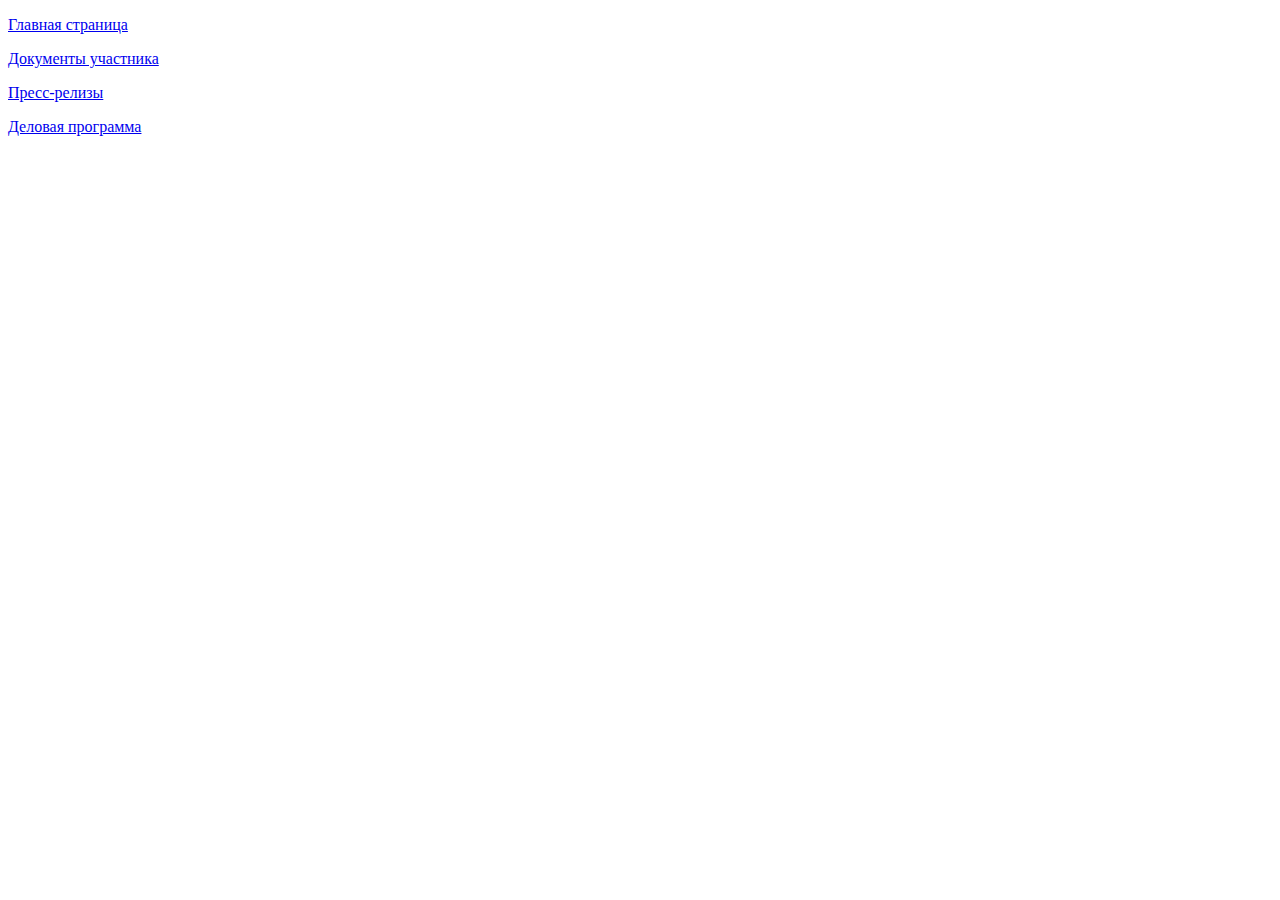
<file: index.html>
<!doctype html>
<html>
<head>
	<meta http-equiv="Content-Type" content="text/html; charset=UTF-8" />

	<title>АПТЕКА</title>
</head>
<body>


<main>
	<div class="wrap">
        <div class="description">
            <p><a href="main.html">Главная страница</a></p>
            <p><a href="uchastie_dokumenty-uchastnika.html">Документы участника</a></p>
            <p><a href="media_press_reliz.html">Пресс-релизы</a></p>
            <p><a href="prog_programmaall.html">Деловая программа</a></p>
        </div>
    </div>
</main>

</body>
</html>
</file>
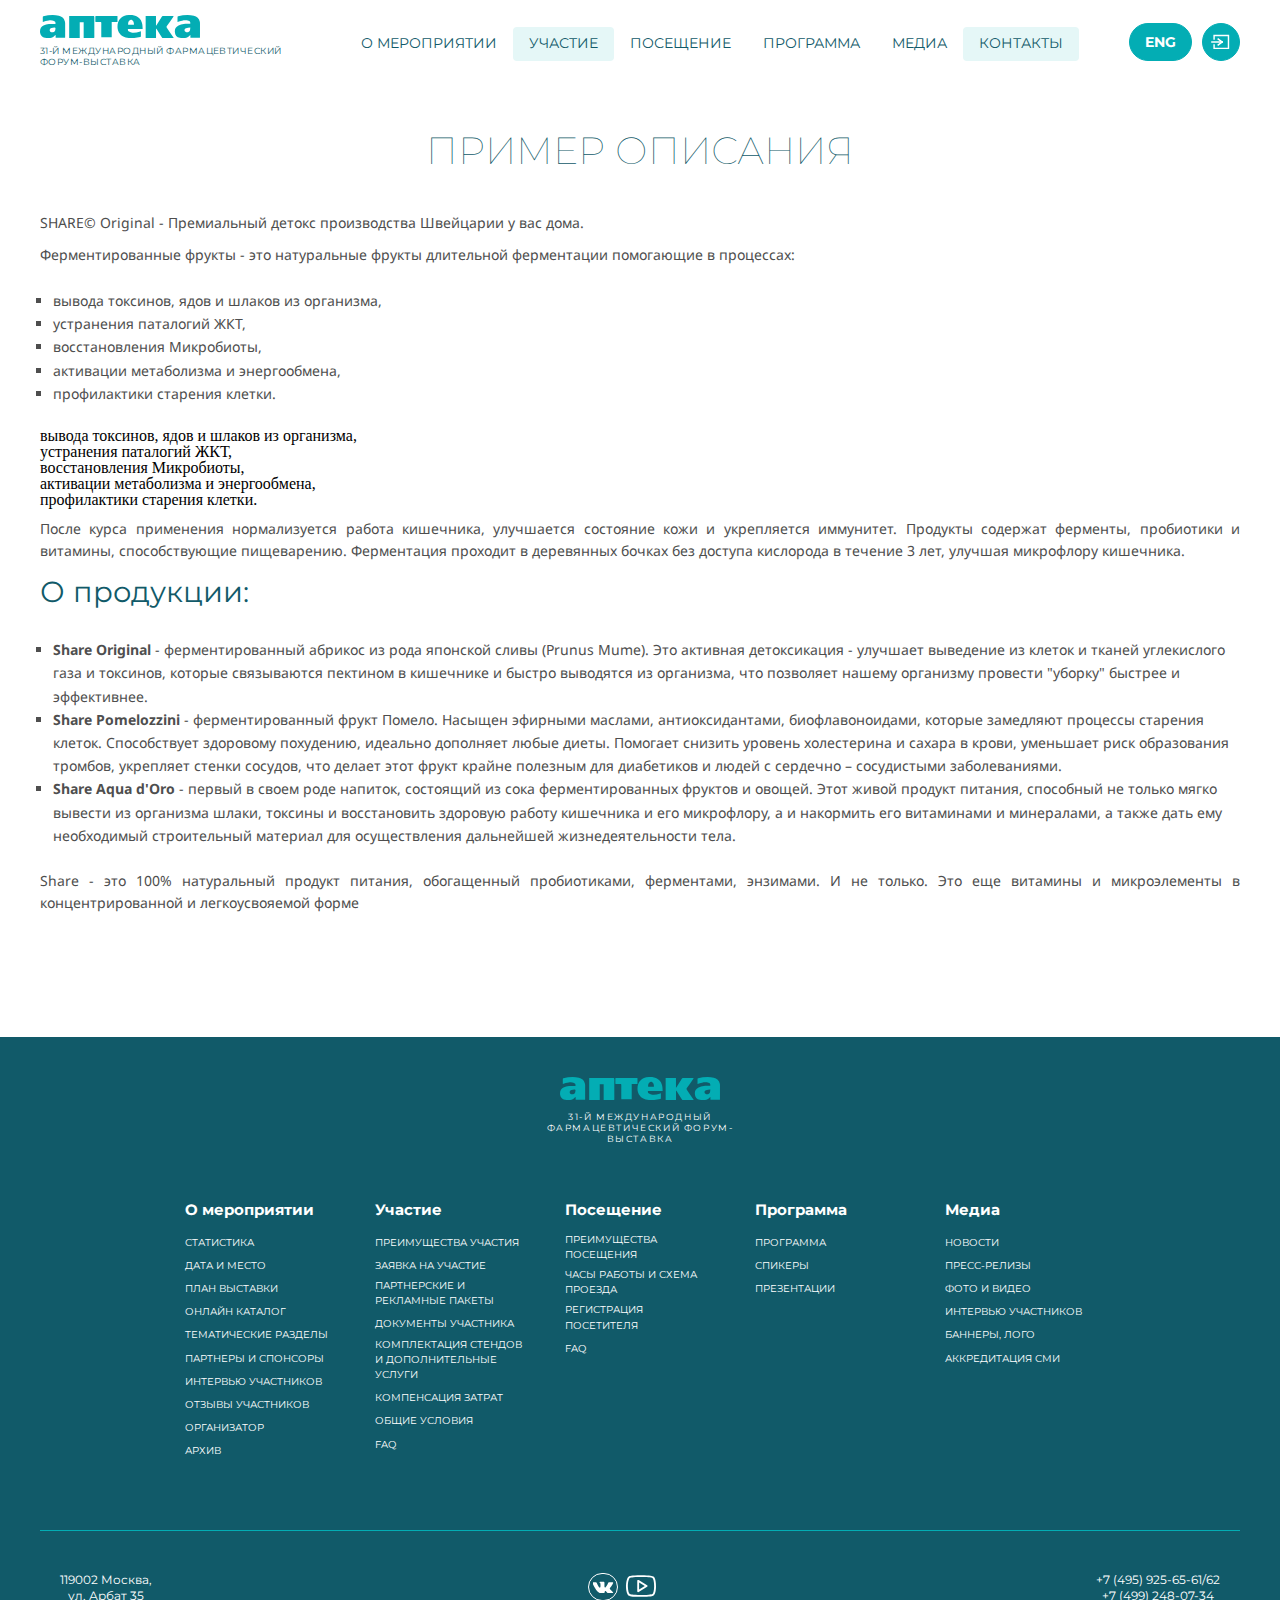
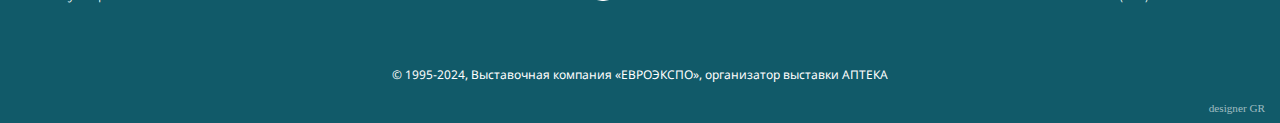
<file: description.html>
<!doctype html>
<html>
<head>
	<meta http-equiv="Content-Type" content="text/html; charset=UTF-8" />
<meta name="robots" content="index, follow" />
<meta name="keywords" content="документы участников выставки" />
<meta name="description" content="Узнайте, какие документы необходимы для участия в фармацевтическом форуме-выставке Аптека 2023. Подготовьтесь заранее, чтобы обеспечить успешное участие в мероприятии и получить максимальную отдачу от своего участия." />
<link href="local/templates/apteka-gr/components/bitrix/menu/top-menu/style.css" type="text/css"  data-template-style="true"  rel="stylesheet" />
<link href="local/templates/apteka-gr/template_styles.css" type="text/css"  data-template-style="true"  rel="stylesheet" />
<link rel='shortcut icon' href='local/favicon.ico' />
<meta name='viewport' content='width=device-width, initial-scale=1'>
<meta http-equiv='X-UA-Compatible' content='IE=edge,chrome=1'>



	<link rel="apple-touch-icon" sizes="57x57" href="apple-icon-57x57.png">
	<link rel="apple-touch-icon" sizes="60x60" href="apple-icon-60x60.png">
	<link rel="apple-touch-icon" sizes="72x72" href="apple-icon-72x72.png">
	<link rel="apple-touch-icon" sizes="76x76" href="apple-icon-76x76.png">
	<link rel="apple-touch-icon" sizes="114x114" href="apple-icon-114x114.png">
	<link rel="apple-touch-icon" sizes="120x120" href="apple-icon-120x120.png">
	<link rel="apple-touch-icon" sizes="144x144" href="apple-icon-144x144.png">
	<link rel="apple-touch-icon" sizes="152x152" href="apple-icon-152x152.png">
	<link rel="apple-touch-icon" sizes="180x180" href="apple-icon-180x180.png">
	<link rel="icon" type="image/png" sizes="192x192"  href="android-icon-192x192.png">
	<link rel="icon" type="image/png" sizes="32x32" href="favicon-32x32.png">
	<link rel="icon" type="image/png" sizes="96x96" href="favicon-96x96.png">
	<link rel="icon" type="image/png" sizes="16x16" href="favicon-16x16.png">
	<link rel="manifest" href="manifest.json">

	<meta name="msapplication-TileColor" content="#ffffff">
	<meta name="msapplication-TileImage" content="ms-icon-144x144.png">
	<meta name="theme-color" content="#ffffff">

  <link rel="stylesheet" type="text/css" href="js/slick/slick.css">
  <link rel="stylesheet" type="text/css" href="js/slick/slick-theme.css">

	<title>Документы участника</title>
</head>
<body>


<div class="fixed-header">
		<div class="wrap">
			<div class="logo header--logo">
				<a href="/">
					<svg width="159px" height="23px" viewBox="0 0 159 23">
						<g class=" logo--svg">
							<path
								d="M43.3818641,22.9238543 C43.3818641,17.6450469 43.3818641,12.5035946 43.3818641,7.28409963 C42.0915874,7.28409963 40.8705452,7.28409963 39.489005,7.28409963 C39.489005,12.4661341 39.489005,17.6575337 39.489005,22.9144892 C35.9171416,22.9144892 32.499482,22.9144892 29,22.9144892 C29,15.6565192 29,8.42664459 29,1.07814508 C29.3744949,1.05941484 29.7521369,1.02819776 30.1266318,1.02507605 C37.6668827,1.02195435 45.2071335,1.04068459 52.7442373,1 C53.7261064,0.993858978 54.0061908,1.27169095 54,2.23005516 C53.9652796,8.74818046 53.9621326,15.2631841 54,21.7813094 C54.0061908,22.7552821 53.7009303,23.0206272 52.7347963,22.9987753 C50.0094802,22.9332194 47.2841642,22.9769233 44.5588482,22.9738016 C44.2158234,22.9738016 43.8696516,22.9457063 43.3818641,22.9238543 Z"
								id="Path"></path>
							<path
								d="M105,1.04822116 C108.41577,1.04822116 111.757015,1.04822116 115.262837,1.04822116 C115.262837,4.18635021 115.262837,7.3057255 115.262837,10.4251008 C115.346678,10.4438545 115.427415,10.4626083 115.511257,10.4813621 C115.700676,10.2125582 115.905623,9.95000555 116.082622,9.66869917 C117.734612,7.02754474 119.364866,4.3738878 121.041699,1.75148714 C121.24975,1.42329635 121.693801,1.04196991 122.035378,1.03571866 C125.593989,0.982583007 129.155706,1.00446239 132.93479,1.00446239 C132.639792,1.46705512 132.437951,1.80774841 132.214373,2.12968795 C130.174226,5.05840002 128.149606,7.99961459 126.075302,10.9033216 C125.643673,11.5096932 125.612621,11.9222759 126.04425,12.5505268 C128.2645,15.7824247 130.431962,19.0455788 132.61495,22.3024816 C132.726738,22.4712655 132.813685,22.6556774 133,22.9838682 C132.018742,22.9838682 131.1648,22.9838682 130.310857,22.9838682 C127.727293,22.9838682 125.143729,22.9588632 122.560164,22.9994964 C121.845958,23.0119989 121.426749,22.793205 121.05412,22.1774566 C119.464234,19.5394278 117.82777,16.9295296 116.203726,14.3133802 C115.989464,13.9695613 115.753466,13.6444961 115.309416,13.3631897 C115.309416,16.5231982 115.309416,19.680081 115.309416,22.9119788 C111.809804,22.9119788 108.443717,22.9119788 105.003105,22.9119788 C105,15.6511484 105,8.4121973 105,1.04822116 Z"
								id="Path"></path>
							<path
								d="M24.9358151,22.5360488 C21.7745145,22.5360488 18.724571,22.5360488 15.5323379,22.5360488 C15.5323379,21.6775983 15.5323379,20.8567443 15.5323379,19.7977798 C15.1302155,20.114216 14.9013151,20.2489363 14.7342797,20.4337851 C13.2185876,22.1318878 11.235815,22.8524849 9.07054063,22.9715401 C7.6631123,23.0498658 6.20619199,22.9715401 4.83278941,22.6739021 C2.17878171,22.0974245 0.409443247,20.0734866 0.081558846,17.5670619 C-0.32984328,14.3995678 0.817752123,11.6988952 3.46557332,10.5052105 C5.14211432,9.75015003 7.01043675,9.25826419 8.83854695,9.04835113 C10.9914483,8.80397472 13.1938416,8.99195657 15.309624,8.99195657 C15.6406016,7.35338146 15.2199198,6.50433011 13.9362214,5.93098547 C12.2256547,5.16652595 10.4191972,5.16339292 8.61273977,5.3952372 C7.61671357,5.52369146 6.62687387,5.72420543 5.65250041,5.97171487 C4.71833919,6.20982521 3.81201722,6.55132557 2.76340579,6.88655987 C2.76340579,5.13832867 2.74175304,3.49662053 2.78815178,1.85804541 C2.79433828,1.63560022 3.09129019,1.26903562 3.30781762,1.22204015 C8.43023807,0.0784839079 13.5866843,-0.626448025 18.7585967,0.786548872 C21.5641736,1.55100839 23.8315252,3.10185864 24.6543294,6.15969672 C24.8337379,6.83016531 24.9760273,7.53823027 24.9822138,8.23063008 C25.0100531,12.801722 24.9976801,17.372814 24.9945868,21.943906 C24.9945868,22.1099566 24.9605611,22.2791403 24.9358151,22.5360488 Z M15.3367579,13.5468195 C15.5298098,12.7441476 15.1405413,12.3488468 14.1373046,12.4846371 C13.2669888,12.6023221 12.3650252,12.6053397 11.5231925,12.8135516 C10.0610621,13.1756592 9.34898554,14.373632 9.70660619,15.6621317 C10.0104255,16.76656 11.4440729,17.4726699 12.7954359,17.1860013 C14.3999817,16.8480342 15.2861213,15.6259209 15.3367579,13.5468195 Z"
								id="Shape"></path>
							<path
								d="M158.932894,22.5766463 C156.027828,22.5766463 153.206651,22.5766463 150.385474,22.5735138 C150.115163,22.5735138 149.844852,22.5390571 149.481331,22.5139977 C149.481331,21.6619771 149.481331,20.8694726 149.481331,19.8764927 C149.151986,20.1145573 148.95003,20.214795 148.810214,20.3714164 C147.297094,22.0723252 145.327241,22.8366378 143.146111,22.9650674 C141.732416,23.0465106 140.265901,22.9963917 138.886383,22.698811 C135.944032,22.0629279 134.23517,20.0362465 134.023892,16.7879179 C133.853006,14.1629427 134.548979,11.7791644 137.736784,10.3319823 C139.321366,9.6115237 141.129653,9.35153211 142.860265,9.01636224 C143.913546,8.81275437 145.013432,8.83468137 146.094676,8.80022465 C147.169706,8.76890037 148.247843,8.7939598 149.298016,8.7939598 C149.627361,7.17136171 149.130237,6.2880168 147.573619,5.75863634 C145.460843,5.04131016 143.301462,5.16034245 141.166938,5.63020677 C139.681781,5.95597936 138.224587,6.41957881 136.664862,6.84558912 C136.664862,5.14468031 136.643112,3.49702279 136.689718,1.8524977 C136.695932,1.63322769 136.997313,1.27299839 137.214805,1.22601196 C142.397319,0.110867324 147.61401,-0.656577718 152.840022,0.803134075 C155.860049,1.64575741 158.193423,3.37172564 158.858326,6.72029197 C158.945322,7.16509685 158.991928,7.62556387 158.991928,8.07663361 C159.001249,12.6468471 159.001249,17.2170607 158.998142,21.7872742 C159.001249,21.9877497 158.967072,22.19449 158.932894,22.5766463 Z M149.384615,12.4583333 C147.723322,12.7037286 146.384794,12.808898 145.10639,13.1214848 C144.109614,13.3639587 143.517877,14.363068 143.62863,15.2803789 C143.742547,16.2531958 144.321626,16.8812908 145.378525,17.1442143 C146.897422,17.5239927 148.5334,16.8608412 148.992234,15.4819536 C149.273863,14.6435197 149.23589,13.711602 149.384615,12.4583333 Z"
								id="Shape"></path>
							<path
								d="M102,13.9058194 C97.0002657,13.9058194 92.2169701,13.9058194 87.3996627,13.9058194 C87.1368442,15.1174936 87.5882736,16.0317284 88.4633044,16.5013696 C89.4465545,17.0273677 90.5689439,17.4312591 91.6696893,17.5502348 C94.1092628,17.8101029 96.5148246,17.4249972 98.8430867,16.6172144 C99.2635962,16.4731911 99.6995657,16.373001 100.274674,16.210192 C100.274674,17.9854356 100.296318,19.6542273 100.246846,21.3230189 C100.240662,21.5202682 99.8819926,21.8302314 99.64391,21.8803264 C94.8296946,22.9354536 89.9845593,23.552249 85.1115963,22.3123963 C80.269553,21.0788055 77.0600761,16.9397013 77.0013284,11.9771596 C76.9147529,4.8730542 81.0641923,0.458427203 88.181934,0.0482739155 C91.3233874,-0.13332067 94.3720813,0.139071208 97.111577,1.87987448 C99.8943605,3.64885622 101.291936,6.31328712 101.706262,9.52876366 C101.882505,10.9095087 101.897965,12.3121703 102,13.9058194 Z M93.3461538,9.58333333 C93.2981729,7.78073225 93.1862173,6.1567066 91.6476273,5.17959573 C90.7327901,4.6000679 89.7635744,4.68093225 88.9191092,5.34806312 C87.5756419,6.40940768 87.5564495,7.94919964 87.5820394,9.58333333 C89.517272,9.58333333 91.3661389,9.58333333 93.3461538,9.58333333 Z"
								id="Shape"></path>
							<path
								d="M77,1.11976048 C77,3.02694611 77,4.89820359 77,6.88622754 C75.1278796,6.88622754 73.2742646,6.88622754 71.2633544,6.88622754 C71.2633544,11.9790419 71.2633544,16.9580838 71.2633544,22 C67.7596827,22 64.4133061,22 60.9558976,22 C60.9343081,21.5958084 60.9003817,21.2065868 60.9003817,20.8173653 C60.8972975,16.5508982 60.8787922,12.2814371 60.9127186,8.01497006 C60.918887,7.2005988 60.6999075,6.8742515 59.8085685,6.91916168 C58.4946916,6.98502994 57.1715621,6.91017964 55.854601,6.9491018 C55.2161678,6.96706587 54.9910199,6.73652695 55.0002726,6.13772455 C55.0218621,4.69161677 55.0156937,3.24850299 55.0033568,1.80239521 C55.0002726,1.29041916 55.1328939,1 55.7620744,1 C62.7354915,1.02095808 69.7089085,1.01796407 76.6823255,1.02694611 C76.7470941,1.02994012 76.8118627,1.06586826 77,1.11976048 Z"
								id="Path"></path>
						</g>
					</svg>
				</a>
				<div class="logo--slogan header--logo--slogan__left">
					31-й Международный фармацевтический форум-выставка
				</div>
			</div>
		  	<button class="btnenter header--btnenter__right">
				<span class="btnenter--name">
					<svg width="15px" height="11px" viewBox="2 0 15 11" class="btnenter--name--line modalenter">
						<g transform="translate(-242.000000, -18.000000)" class="modalenter btnenter-svg">
							<g transform="translate(243.000000, 19.000000)">
								<polyline id="Path-2" points="3 3 3 0 13 0 13 9 3 9 3 6"></polyline>
								<g id="Group-2" transform="translate(0.000000, 2.000000)" stroke-linecap="square">
									<line x1="0.45" y1="2.5" x2="8.55" y2="2.5" id="Line-7"></line>
									<line x1="8.55" y1="2.5" x2="5.85" y2="0.5" id="Line-2"></line>
									<line x1="8.55" y1="4.5" x2="5.85" y2="2.5" id="Line-2"
										transform="translate(7.200000, 3.500000) scale(1, -1) translate(-7.200000, -3.500000) ">
									</line>
								</g>
							</g>
						</g>
					</svg>
				</span>
				<span class="btnenter--box"></span>
			</button>
			<a href="/en/" class="btnaction header--btnaction__right">
				<span class="btnaction--name">ENG</span>
				<span class="btnaction--box"></span>
			</a>
			<nav class="nav">

<ul id="horizontal-multilevel-menu">



					<li><span class="root-item">О мероприятии</span>
				<ul>
				<span class="nav--tramngle"></span>






							<li><a href="/about/statistika/">Статистика</a></li>







							<li><a href="/about/data-i-mesto/">Дата и место</a></li>







							<li><a href="/about/plan/">План выставки</a></li>







							<li><a href="/about/catalog/">онлайн каталог</a></li>







							<li><a href="/about/tematicheskie-razdely/">Тематические разделы</a></li>







							<li><a href="/about/partnery-i-sponsory/">Партнеры и спонсоры</a></li>







							<li><a href="/about/intervyu-uchastnikov/">интервью участников</a></li>







							<li><a href="/about/otyvy-uchastnikov/">Отзывы участников</a></li>







							<li><a href="/about/organizator/">Организатор</a></li>







							<li><a href="/about/arkhiv/">архив</a></li>




			</ul></li>

					<li class="item-selected"><span class="root-item">Участие</span>
				<ul>
				<span class="nav--tramngle"></span>






							<li><a href="/uchastie/preimushchestva-uchastiya/">Преимущества участия</a></li>







							<li><a href="/uchastie/zayavka-na-uchastie/">Заявка на участие</a></li>







							<li><a href="/uchastie/partnerskie-i-reklamnye-pakety/">ПАРТНЕРСКИЕ И РЕКЛАМНЫЕ ПАКЕТЫ</a></li>







							<li class="item-selected"><a href="/uchastie/dokumenty-uchastnika/">Документы участника</a></li>







							<li><a href="/uchastie/build/">Комплектация стендов и дополнительные услуги</a></li>







							<li><a href="/uchastie/kompensatsiya-zatrat/">Компенсация затрат</a></li>







							<li><a href="/uchastie/uchastnikam/">Общие условия</a></li>







							<li><a href="/uchastie/faq/">FAQ</a></li>




			</ul></li>

					<li><span class="root-item">Посещение</span>
				<ul>
				<span class="nav--tramngle"></span>






							<li><a href="/poseshchenie/preimushchestva-poseshcheniya/">Преимущества посещения</a></li>







							<li><a href="/about/data-i-mesto/">Часы работы и схема проезда</a></li>







							<li><a href="/poseshchenie/registratsiya-posetitelya/">Регистрация посетителя</a></li>







							<li><a href="/poseshchenie/faq/">FAQ</a></li>




			</ul></li>

					<li><span class="root-item">Программа</span>
				<ul>
				<span class="nav--tramngle"></span>






							<li><a href="/prog/programmaall/">Программа </a></li>







							<li><a href="/prog/speakers/">Спикеры</a></li>







							<li><a href="/prog/prezentatsii/">Презентации</a></li>




			</ul></li>

					<li><span class="root-item">Медиа</span>
				<ul>
				<span class="nav--tramngle"></span>






							<li><a href="/media/news/">новости</a></li>







							<li><a href="/media/press_reliz/">Пресс-релизы</a></li>







							<li><a href="/media/foto-i-video/">Фото и видео</a></li>







							<li><a href="/about/intervyu-uchastnikov/">Интервью участников</a></li>







							<li><a href="/media/bannery-logo/">Баннеры, лого</a></li>







							<li><a href="/media/akkreditatsiya-smi/">Аккредитация СМИ</a></li>




			</ul></li>


							<li class="item-selected"><a href="/contacts/" class="root-item-selected">Контакты</a></li>






</ul>
<div class="menu-clear-left"></div>
			</nav>
			<button class="btn-nmenu  header--btnmenu__right">
				<span class="btn-nmenu--name">
					<svg width="14px" height="9px" viewBox="0 0 14 9" class="btnmenu--name--svg">
						<line x1="0.25" y1="0.5" x2="11.75" y2="0.5" class="svg"></line>
						<line x1="0.25" y1="4.5" x2="11.75" y2="4.5" class="svg"></line>
						<line x1="0.25" y1="8.5" x2="11.75" y2="8.5" class="svg"></line>
					</svg>
				</span>
				<span class="btnmenu--box"></span>
			</button>
			<div class="logo--slogan header--logo--slogan__center">
				31-й Международный фармацевтический<br> форум-выставка
			</div>
		</div>
	</div>
	<header>
		<div class="wrap">
			<div class="logo header--logo">
				<a href="/">
					<svg width="159px" height="23px" viewBox="0 0 159 23">
						<g class=" logo--svg">
							<path
								d="M43.3818641,22.9238543 C43.3818641,17.6450469 43.3818641,12.5035946 43.3818641,7.28409963 C42.0915874,7.28409963 40.8705452,7.28409963 39.489005,7.28409963 C39.489005,12.4661341 39.489005,17.6575337 39.489005,22.9144892 C35.9171416,22.9144892 32.499482,22.9144892 29,22.9144892 C29,15.6565192 29,8.42664459 29,1.07814508 C29.3744949,1.05941484 29.7521369,1.02819776 30.1266318,1.02507605 C37.6668827,1.02195435 45.2071335,1.04068459 52.7442373,1 C53.7261064,0.993858978 54.0061908,1.27169095 54,2.23005516 C53.9652796,8.74818046 53.9621326,15.2631841 54,21.7813094 C54.0061908,22.7552821 53.7009303,23.0206272 52.7347963,22.9987753 C50.0094802,22.9332194 47.2841642,22.9769233 44.5588482,22.9738016 C44.2158234,22.9738016 43.8696516,22.9457063 43.3818641,22.9238543 Z"
								id="Path"></path>
							<path
								d="M105,1.04822116 C108.41577,1.04822116 111.757015,1.04822116 115.262837,1.04822116 C115.262837,4.18635021 115.262837,7.3057255 115.262837,10.4251008 C115.346678,10.4438545 115.427415,10.4626083 115.511257,10.4813621 C115.700676,10.2125582 115.905623,9.95000555 116.082622,9.66869917 C117.734612,7.02754474 119.364866,4.3738878 121.041699,1.75148714 C121.24975,1.42329635 121.693801,1.04196991 122.035378,1.03571866 C125.593989,0.982583007 129.155706,1.00446239 132.93479,1.00446239 C132.639792,1.46705512 132.437951,1.80774841 132.214373,2.12968795 C130.174226,5.05840002 128.149606,7.99961459 126.075302,10.9033216 C125.643673,11.5096932 125.612621,11.9222759 126.04425,12.5505268 C128.2645,15.7824247 130.431962,19.0455788 132.61495,22.3024816 C132.726738,22.4712655 132.813685,22.6556774 133,22.9838682 C132.018742,22.9838682 131.1648,22.9838682 130.310857,22.9838682 C127.727293,22.9838682 125.143729,22.9588632 122.560164,22.9994964 C121.845958,23.0119989 121.426749,22.793205 121.05412,22.1774566 C119.464234,19.5394278 117.82777,16.9295296 116.203726,14.3133802 C115.989464,13.9695613 115.753466,13.6444961 115.309416,13.3631897 C115.309416,16.5231982 115.309416,19.680081 115.309416,22.9119788 C111.809804,22.9119788 108.443717,22.9119788 105.003105,22.9119788 C105,15.6511484 105,8.4121973 105,1.04822116 Z"
								id="Path"></path>
							<path
								d="M24.9358151,22.5360488 C21.7745145,22.5360488 18.724571,22.5360488 15.5323379,22.5360488 C15.5323379,21.6775983 15.5323379,20.8567443 15.5323379,19.7977798 C15.1302155,20.114216 14.9013151,20.2489363 14.7342797,20.4337851 C13.2185876,22.1318878 11.235815,22.8524849 9.07054063,22.9715401 C7.6631123,23.0498658 6.20619199,22.9715401 4.83278941,22.6739021 C2.17878171,22.0974245 0.409443247,20.0734866 0.081558846,17.5670619 C-0.32984328,14.3995678 0.817752123,11.6988952 3.46557332,10.5052105 C5.14211432,9.75015003 7.01043675,9.25826419 8.83854695,9.04835113 C10.9914483,8.80397472 13.1938416,8.99195657 15.309624,8.99195657 C15.6406016,7.35338146 15.2199198,6.50433011 13.9362214,5.93098547 C12.2256547,5.16652595 10.4191972,5.16339292 8.61273977,5.3952372 C7.61671357,5.52369146 6.62687387,5.72420543 5.65250041,5.97171487 C4.71833919,6.20982521 3.81201722,6.55132557 2.76340579,6.88655987 C2.76340579,5.13832867 2.74175304,3.49662053 2.78815178,1.85804541 C2.79433828,1.63560022 3.09129019,1.26903562 3.30781762,1.22204015 C8.43023807,0.0784839079 13.5866843,-0.626448025 18.7585967,0.786548872 C21.5641736,1.55100839 23.8315252,3.10185864 24.6543294,6.15969672 C24.8337379,6.83016531 24.9760273,7.53823027 24.9822138,8.23063008 C25.0100531,12.801722 24.9976801,17.372814 24.9945868,21.943906 C24.9945868,22.1099566 24.9605611,22.2791403 24.9358151,22.5360488 Z M15.3367579,13.5468195 C15.5298098,12.7441476 15.1405413,12.3488468 14.1373046,12.4846371 C13.2669888,12.6023221 12.3650252,12.6053397 11.5231925,12.8135516 C10.0610621,13.1756592 9.34898554,14.373632 9.70660619,15.6621317 C10.0104255,16.76656 11.4440729,17.4726699 12.7954359,17.1860013 C14.3999817,16.8480342 15.2861213,15.6259209 15.3367579,13.5468195 Z"
								id="Shape"></path>
							<path
								d="M158.932894,22.5766463 C156.027828,22.5766463 153.206651,22.5766463 150.385474,22.5735138 C150.115163,22.5735138 149.844852,22.5390571 149.481331,22.5139977 C149.481331,21.6619771 149.481331,20.8694726 149.481331,19.8764927 C149.151986,20.1145573 148.95003,20.214795 148.810214,20.3714164 C147.297094,22.0723252 145.327241,22.8366378 143.146111,22.9650674 C141.732416,23.0465106 140.265901,22.9963917 138.886383,22.698811 C135.944032,22.0629279 134.23517,20.0362465 134.023892,16.7879179 C133.853006,14.1629427 134.548979,11.7791644 137.736784,10.3319823 C139.321366,9.6115237 141.129653,9.35153211 142.860265,9.01636224 C143.913546,8.81275437 145.013432,8.83468137 146.094676,8.80022465 C147.169706,8.76890037 148.247843,8.7939598 149.298016,8.7939598 C149.627361,7.17136171 149.130237,6.2880168 147.573619,5.75863634 C145.460843,5.04131016 143.301462,5.16034245 141.166938,5.63020677 C139.681781,5.95597936 138.224587,6.41957881 136.664862,6.84558912 C136.664862,5.14468031 136.643112,3.49702279 136.689718,1.8524977 C136.695932,1.63322769 136.997313,1.27299839 137.214805,1.22601196 C142.397319,0.110867324 147.61401,-0.656577718 152.840022,0.803134075 C155.860049,1.64575741 158.193423,3.37172564 158.858326,6.72029197 C158.945322,7.16509685 158.991928,7.62556387 158.991928,8.07663361 C159.001249,12.6468471 159.001249,17.2170607 158.998142,21.7872742 C159.001249,21.9877497 158.967072,22.19449 158.932894,22.5766463 Z M149.384615,12.4583333 C147.723322,12.7037286 146.384794,12.808898 145.10639,13.1214848 C144.109614,13.3639587 143.517877,14.363068 143.62863,15.2803789 C143.742547,16.2531958 144.321626,16.8812908 145.378525,17.1442143 C146.897422,17.5239927 148.5334,16.8608412 148.992234,15.4819536 C149.273863,14.6435197 149.23589,13.711602 149.384615,12.4583333 Z"
								id="Shape"></path>
							<path
								d="M102,13.9058194 C97.0002657,13.9058194 92.2169701,13.9058194 87.3996627,13.9058194 C87.1368442,15.1174936 87.5882736,16.0317284 88.4633044,16.5013696 C89.4465545,17.0273677 90.5689439,17.4312591 91.6696893,17.5502348 C94.1092628,17.8101029 96.5148246,17.4249972 98.8430867,16.6172144 C99.2635962,16.4731911 99.6995657,16.373001 100.274674,16.210192 C100.274674,17.9854356 100.296318,19.6542273 100.246846,21.3230189 C100.240662,21.5202682 99.8819926,21.8302314 99.64391,21.8803264 C94.8296946,22.9354536 89.9845593,23.552249 85.1115963,22.3123963 C80.269553,21.0788055 77.0600761,16.9397013 77.0013284,11.9771596 C76.9147529,4.8730542 81.0641923,0.458427203 88.181934,0.0482739155 C91.3233874,-0.13332067 94.3720813,0.139071208 97.111577,1.87987448 C99.8943605,3.64885622 101.291936,6.31328712 101.706262,9.52876366 C101.882505,10.9095087 101.897965,12.3121703 102,13.9058194 Z M93.3461538,9.58333333 C93.2981729,7.78073225 93.1862173,6.1567066 91.6476273,5.17959573 C90.7327901,4.6000679 89.7635744,4.68093225 88.9191092,5.34806312 C87.5756419,6.40940768 87.5564495,7.94919964 87.5820394,9.58333333 C89.517272,9.58333333 91.3661389,9.58333333 93.3461538,9.58333333 Z"
								id="Shape"></path>
							<path
								d="M77,1.11976048 C77,3.02694611 77,4.89820359 77,6.88622754 C75.1278796,6.88622754 73.2742646,6.88622754 71.2633544,6.88622754 C71.2633544,11.9790419 71.2633544,16.9580838 71.2633544,22 C67.7596827,22 64.4133061,22 60.9558976,22 C60.9343081,21.5958084 60.9003817,21.2065868 60.9003817,20.8173653 C60.8972975,16.5508982 60.8787922,12.2814371 60.9127186,8.01497006 C60.918887,7.2005988 60.6999075,6.8742515 59.8085685,6.91916168 C58.4946916,6.98502994 57.1715621,6.91017964 55.854601,6.9491018 C55.2161678,6.96706587 54.9910199,6.73652695 55.0002726,6.13772455 C55.0218621,4.69161677 55.0156937,3.24850299 55.0033568,1.80239521 C55.0002726,1.29041916 55.1328939,1 55.7620744,1 C62.7354915,1.02095808 69.7089085,1.01796407 76.6823255,1.02694611 C76.7470941,1.02994012 76.8118627,1.06586826 77,1.11976048 Z"
								id="Path"></path>
						</g>
					</svg>
				</a>
				<div class="logo--slogan header--logo--slogan__left">
					31-й Международный фармацевтический форум-выставка
				</div>
			</div>
		   <button class="btnenter header--btnenter__right">
				<span class="btnenter--name">
					<svg width="15px" height="11px" viewBox="2 0 15 11" class="btnenter--name--line modalenter">
						<g transform="translate(-242.000000, -18.000000)" class="modalenter btnenter-svg">
							<g transform="translate(243.000000, 19.000000)">
								<polyline id="Path-2" points="3 3 3 0 13 0 13 9 3 9 3 6"></polyline>
								<g id="Group-2" transform="translate(0.000000, 2.000000)" stroke-linecap="square">
									<line x1="0.45" y1="2.5" x2="8.55" y2="2.5" id="Line-7"></line>
									<line x1="8.55" y1="2.5" x2="5.85" y2="0.5" id="Line-2"></line>
									<line x1="8.55" y1="4.5" x2="5.85" y2="2.5" id="Line-2"
										transform="translate(7.200000, 3.500000) scale(1, -1) translate(-7.200000, -3.500000) ">
									</line>
								</g>
							</g>
						</g>
					</svg>
				</span>
				<span class="btnenter--box"></span>
			</button>

			<a href="/en/" class="btnaction header--btnaction__right">
				<span class="btnaction--name">ENG</span>
				<span class="btnaction--box"></span>
			</a>
			<nav class="nav">

<ul id="horizontal-multilevel-menu">



					<li><span class="root-item">О мероприятии</span>
				<ul>
				<span class="nav--tramngle"></span>






							<li><a href="/about/statistika/">Статистика</a></li>







							<li><a href="/about/data-i-mesto/">Дата и место</a></li>







							<li><a href="/about/plan/">План выставки</a></li>







							<li><a href="/about/catalog/">онлайн каталог</a></li>







							<li><a href="/about/tematicheskie-razdely/">Тематические разделы</a></li>







							<li><a href="/about/partnery-i-sponsory/">Партнеры и спонсоры</a></li>







							<li><a href="/about/intervyu-uchastnikov/">интервью участников</a></li>







							<li><a href="/about/otyvy-uchastnikov/">Отзывы участников</a></li>







							<li><a href="/about/organizator/">Организатор</a></li>







							<li><a href="/about/arkhiv/">архив</a></li>




			</ul></li>

					<li class="item-selected"><span class="root-item">Участие</span>
				<ul>
				<span class="nav--tramngle"></span>






							<li><a href="/uchastie/preimushchestva-uchastiya/">Преимущества участия</a></li>







							<li><a href="/uchastie/zayavka-na-uchastie/">Заявка на участие</a></li>







							<li><a href="/uchastie/partnerskie-i-reklamnye-pakety/">ПАРТНЕРСКИЕ И РЕКЛАМНЫЕ ПАКЕТЫ</a></li>







							<li class="item-selected"><a href="/uchastie/dokumenty-uchastnika/">Документы участника</a></li>







							<li><a href="/uchastie/build/">Комплектация стендов и дополнительные услуги</a></li>







							<li><a href="/uchastie/kompensatsiya-zatrat/">Компенсация затрат</a></li>







							<li><a href="/uchastie/uchastnikam/">Общие условия</a></li>







							<li><a href="/uchastie/faq/">FAQ</a></li>




			</ul></li>

					<li><span class="root-item">Посещение</span>
				<ul>
				<span class="nav--tramngle"></span>






							<li><a href="/poseshchenie/preimushchestva-poseshcheniya/">Преимущества посещения</a></li>







							<li><a href="/about/data-i-mesto/">Часы работы и схема проезда</a></li>







							<li><a href="/poseshchenie/registratsiya-posetitelya/">Регистрация посетителя</a></li>







							<li><a href="/poseshchenie/faq/">FAQ</a></li>




			</ul></li>

					<li><span class="root-item">Программа</span>
				<ul>
				<span class="nav--tramngle"></span>






							<li><a href="/prog/programmaall/">Программа </a></li>







							<li><a href="/prog/speakers/">Спикеры</a></li>







							<li><a href="/prog/prezentatsii/">Презентации</a></li>




			</ul></li>

					<li><span class="root-item">Медиа</span>
				<ul>
				<span class="nav--tramngle"></span>






							<li><a href="/media/news/">новости</a></li>







							<li><a href="/media/press_reliz/">Пресс-релизы</a></li>







							<li><a href="/media/foto-i-video/">Фото и видео</a></li>







							<li><a href="/about/intervyu-uchastnikov/">Интервью участников</a></li>







							<li><a href="/media/bannery-logo/">Баннеры, лого</a></li>







							<li><a href="/media/akkreditatsiya-smi/">Аккредитация СМИ</a></li>




			</ul></li>


							<li class="item-selected"><a href="/contacts/" class="root-item-selected">Контакты</a></li>






</ul>
<div class="menu-clear-left"></div>
			</nav>
			<button class="btn-nmenu  header--btnmenu__right">
				<span class="btn-nmenu--name">
					<svg width="14px" height="9px" viewBox="0 0 14 9" class="btnmenu--name--svg">
						<line x1="0.25" y1="0.5" x2="11.75" y2="0.5" class="svg"></line>
						<line x1="0.25" y1="4.5" x2="11.75" y2="4.5" class="svg"></line>
						<line x1="0.25" y1="8.5" x2="11.75" y2="8.5" class="svg"></line>
					</svg>
				</span>
				<span class="btnmenu--box"></span>
			</button>
			<div class="logo--slogan header--logo--slogan__center">
				31-й Международный фармацевтический<br> форум-выставка
			</div>
		</div>
	</header>







<main>
	<div class="wrap">
		<h1 class="title  main-title">Пример описания</h1>

				<div class="description">
                <div class="text__p__a__ul">
                <p>
	 SHARE© Original - Премиальный детокс производства Швейцарии у вас дома.
</p>
<p>
	 Ферментированные фрукты - это натуральные фрукты длительной ферментации помогающие в процессах:
</p>
<p>
</p>
<ul>
	<li>
	вывода токсинов, ядов и шлаков из организма, </li>
	<li>
	устранения паталогий ЖКТ, </li>
	<li>
	восстановления Микробиоты, </li>
	<li>
	активации метаболизма и энергообмена, </li>
	<li>
	профилактики старения клетки. </li>
</ul>
<p>
</p>
<ol>
	<li>
	вывода токсинов, ядов и шлаков из организма, </li>
	<li>
	устранения паталогий ЖКТ, </li>
	<li>
	восстановления Микробиоты, </li>
	<li>
	активации метаболизма и энергообмена, </li>
	<li>
	профилактики старения клетки. </li>
</ol>
<p>
</p>
<p>
	 После курса применения нормализуется работа кишечника, улучшается состояние кожи и укрепляется иммунитет. Продукты содержат ферменты, пробиотики и витамины, способствующие пищеварению. Ферментация проходит в деревянных бочках без доступа кислорода в течение 3 лет, улучшая микрофлору кишечника.
</p>
<h3>О продукции:</h3>
<p>
</p>
<ul>
	<li> <b>Share Original</b> - ферментированный абрикос из рода японской сливы (Prunus Mume). Это активная детоксикация - улучшает выведение из клеток и тканей углекислого газа и токсинов, которые связываются пектином в кишечнике и быстро выводятся из организма, что позволяет нашему организму провести "уборку" быстрее и эффективнее. </li>
	<li> <b>Share Pomelozzini </b>- ферментированный фрукт Помело. Насыщен эфирными маслами, антиоксидантами, биофлавоноидами, которые замедляют процессы старения клеток. Способствует здоровому похудению, идеально дополняет любые диеты. Помогает снизить уровень холестерина и сахара в крови, уменьшает риск образования тромбов, укрепляет стенки сосудов, что делает этот фрукт крайне полезным для диабетиков и людей с сердечно – сосудистыми заболеваниями. </li>
	<li> <b>Share Aqua d'Oro</b> - первый в своем роде напиток, состоящий из сока ферментированных фруктов и овощей. Этот живой продукт питания, способный не только мягко вывести из организма шлаки, токсины и восстановить здоровую работу кишечника и его микрофлору, а и накормить его витаминами и минералами, а также дать ему необходимый строительный материал для осуществления дальнейшей жизнедеятельности тела. </li>
</ul>
<p>
</p>
<p>
	 Share - это 100% натуральный продукт питания, обогащенный пробиотиками, ферментами, энзимами. И не только. Это еще витамины и микроэлементы в концентрированной и легкоусвояемой форме
</p>
                </div>

</div>
 <br>	</div>
 </main><br>

<!--'start_frame_cache_y0XwfU'--><div class="banners">
    <div class="carusel-banner">
    </div>
</div>
<!--'end_frame_cache_y0XwfU'-->

<footer>
        <div class="wrap">

            <div class="logo footer--logo__center">
                <a href="/">
                    <svg width="159px" height="23px" viewBox="0 0 159 23">
                        <g class=" logo--svg">
                            <path
                                d="M43.3818641,22.9238543 C43.3818641,17.6450469 43.3818641,12.5035946 43.3818641,7.28409963 C42.0915874,7.28409963 40.8705452,7.28409963 39.489005,7.28409963 C39.489005,12.4661341 39.489005,17.6575337 39.489005,22.9144892 C35.9171416,22.9144892 32.499482,22.9144892 29,22.9144892 C29,15.6565192 29,8.42664459 29,1.07814508 C29.3744949,1.05941484 29.7521369,1.02819776 30.1266318,1.02507605 C37.6668827,1.02195435 45.2071335,1.04068459 52.7442373,1 C53.7261064,0.993858978 54.0061908,1.27169095 54,2.23005516 C53.9652796,8.74818046 53.9621326,15.2631841 54,21.7813094 C54.0061908,22.7552821 53.7009303,23.0206272 52.7347963,22.9987753 C50.0094802,22.9332194 47.2841642,22.9769233 44.5588482,22.9738016 C44.2158234,22.9738016 43.8696516,22.9457063 43.3818641,22.9238543 Z"
                                id="Path"></path>
                            <path
                                d="M105,1.04822116 C108.41577,1.04822116 111.757015,1.04822116 115.262837,1.04822116 C115.262837,4.18635021 115.262837,7.3057255 115.262837,10.4251008 C115.346678,10.4438545 115.427415,10.4626083 115.511257,10.4813621 C115.700676,10.2125582 115.905623,9.95000555 116.082622,9.66869917 C117.734612,7.02754474 119.364866,4.3738878 121.041699,1.75148714 C121.24975,1.42329635 121.693801,1.04196991 122.035378,1.03571866 C125.593989,0.982583007 129.155706,1.00446239 132.93479,1.00446239 C132.639792,1.46705512 132.437951,1.80774841 132.214373,2.12968795 C130.174226,5.05840002 128.149606,7.99961459 126.075302,10.9033216 C125.643673,11.5096932 125.612621,11.9222759 126.04425,12.5505268 C128.2645,15.7824247 130.431962,19.0455788 132.61495,22.3024816 C132.726738,22.4712655 132.813685,22.6556774 133,22.9838682 C132.018742,22.9838682 131.1648,22.9838682 130.310857,22.9838682 C127.727293,22.9838682 125.143729,22.9588632 122.560164,22.9994964 C121.845958,23.0119989 121.426749,22.793205 121.05412,22.1774566 C119.464234,19.5394278 117.82777,16.9295296 116.203726,14.3133802 C115.989464,13.9695613 115.753466,13.6444961 115.309416,13.3631897 C115.309416,16.5231982 115.309416,19.680081 115.309416,22.9119788 C111.809804,22.9119788 108.443717,22.9119788 105.003105,22.9119788 C105,15.6511484 105,8.4121973 105,1.04822116 Z"
                                id="Path"></path>
                            <path
                                d="M24.9358151,22.5360488 C21.7745145,22.5360488 18.724571,22.5360488 15.5323379,22.5360488 C15.5323379,21.6775983 15.5323379,20.8567443 15.5323379,19.7977798 C15.1302155,20.114216 14.9013151,20.2489363 14.7342797,20.4337851 C13.2185876,22.1318878 11.235815,22.8524849 9.07054063,22.9715401 C7.6631123,23.0498658 6.20619199,22.9715401 4.83278941,22.6739021 C2.17878171,22.0974245 0.409443247,20.0734866 0.081558846,17.5670619 C-0.32984328,14.3995678 0.817752123,11.6988952 3.46557332,10.5052105 C5.14211432,9.75015003 7.01043675,9.25826419 8.83854695,9.04835113 C10.9914483,8.80397472 13.1938416,8.99195657 15.309624,8.99195657 C15.6406016,7.35338146 15.2199198,6.50433011 13.9362214,5.93098547 C12.2256547,5.16652595 10.4191972,5.16339292 8.61273977,5.3952372 C7.61671357,5.52369146 6.62687387,5.72420543 5.65250041,5.97171487 C4.71833919,6.20982521 3.81201722,6.55132557 2.76340579,6.88655987 C2.76340579,5.13832867 2.74175304,3.49662053 2.78815178,1.85804541 C2.79433828,1.63560022 3.09129019,1.26903562 3.30781762,1.22204015 C8.43023807,0.0784839079 13.5866843,-0.626448025 18.7585967,0.786548872 C21.5641736,1.55100839 23.8315252,3.10185864 24.6543294,6.15969672 C24.8337379,6.83016531 24.9760273,7.53823027 24.9822138,8.23063008 C25.0100531,12.801722 24.9976801,17.372814 24.9945868,21.943906 C24.9945868,22.1099566 24.9605611,22.2791403 24.9358151,22.5360488 Z M15.3367579,13.5468195 C15.5298098,12.7441476 15.1405413,12.3488468 14.1373046,12.4846371 C13.2669888,12.6023221 12.3650252,12.6053397 11.5231925,12.8135516 C10.0610621,13.1756592 9.34898554,14.373632 9.70660619,15.6621317 C10.0104255,16.76656 11.4440729,17.4726699 12.7954359,17.1860013 C14.3999817,16.8480342 15.2861213,15.6259209 15.3367579,13.5468195 Z"
                                id="Shape"></path>
                            <path
                                d="M158.932894,22.5766463 C156.027828,22.5766463 153.206651,22.5766463 150.385474,22.5735138 C150.115163,22.5735138 149.844852,22.5390571 149.481331,22.5139977 C149.481331,21.6619771 149.481331,20.8694726 149.481331,19.8764927 C149.151986,20.1145573 148.95003,20.214795 148.810214,20.3714164 C147.297094,22.0723252 145.327241,22.8366378 143.146111,22.9650674 C141.732416,23.0465106 140.265901,22.9963917 138.886383,22.698811 C135.944032,22.0629279 134.23517,20.0362465 134.023892,16.7879179 C133.853006,14.1629427 134.548979,11.7791644 137.736784,10.3319823 C139.321366,9.6115237 141.129653,9.35153211 142.860265,9.01636224 C143.913546,8.81275437 145.013432,8.83468137 146.094676,8.80022465 C147.169706,8.76890037 148.247843,8.7939598 149.298016,8.7939598 C149.627361,7.17136171 149.130237,6.2880168 147.573619,5.75863634 C145.460843,5.04131016 143.301462,5.16034245 141.166938,5.63020677 C139.681781,5.95597936 138.224587,6.41957881 136.664862,6.84558912 C136.664862,5.14468031 136.643112,3.49702279 136.689718,1.8524977 C136.695932,1.63322769 136.997313,1.27299839 137.214805,1.22601196 C142.397319,0.110867324 147.61401,-0.656577718 152.840022,0.803134075 C155.860049,1.64575741 158.193423,3.37172564 158.858326,6.72029197 C158.945322,7.16509685 158.991928,7.62556387 158.991928,8.07663361 C159.001249,12.6468471 159.001249,17.2170607 158.998142,21.7872742 C159.001249,21.9877497 158.967072,22.19449 158.932894,22.5766463 Z M149.384615,12.4583333 C147.723322,12.7037286 146.384794,12.808898 145.10639,13.1214848 C144.109614,13.3639587 143.517877,14.363068 143.62863,15.2803789 C143.742547,16.2531958 144.321626,16.8812908 145.378525,17.1442143 C146.897422,17.5239927 148.5334,16.8608412 148.992234,15.4819536 C149.273863,14.6435197 149.23589,13.711602 149.384615,12.4583333 Z"
                                id="Shape"></path>
                            <path
                                d="M102,13.9058194 C97.0002657,13.9058194 92.2169701,13.9058194 87.3996627,13.9058194 C87.1368442,15.1174936 87.5882736,16.0317284 88.4633044,16.5013696 C89.4465545,17.0273677 90.5689439,17.4312591 91.6696893,17.5502348 C94.1092628,17.8101029 96.5148246,17.4249972 98.8430867,16.6172144 C99.2635962,16.4731911 99.6995657,16.373001 100.274674,16.210192 C100.274674,17.9854356 100.296318,19.6542273 100.246846,21.3230189 C100.240662,21.5202682 99.8819926,21.8302314 99.64391,21.8803264 C94.8296946,22.9354536 89.9845593,23.552249 85.1115963,22.3123963 C80.269553,21.0788055 77.0600761,16.9397013 77.0013284,11.9771596 C76.9147529,4.8730542 81.0641923,0.458427203 88.181934,0.0482739155 C91.3233874,-0.13332067 94.3720813,0.139071208 97.111577,1.87987448 C99.8943605,3.64885622 101.291936,6.31328712 101.706262,9.52876366 C101.882505,10.9095087 101.897965,12.3121703 102,13.9058194 Z M93.3461538,9.58333333 C93.2981729,7.78073225 93.1862173,6.1567066 91.6476273,5.17959573 C90.7327901,4.6000679 89.7635744,4.68093225 88.9191092,5.34806312 C87.5756419,6.40940768 87.5564495,7.94919964 87.5820394,9.58333333 C89.517272,9.58333333 91.3661389,9.58333333 93.3461538,9.58333333 Z"
                                id="Shape"></path>
                            <path
                                d="M77,1.11976048 C77,3.02694611 77,4.89820359 77,6.88622754 C75.1278796,6.88622754 73.2742646,6.88622754 71.2633544,6.88622754 C71.2633544,11.9790419 71.2633544,16.9580838 71.2633544,22 C67.7596827,22 64.4133061,22 60.9558976,22 C60.9343081,21.5958084 60.9003817,21.2065868 60.9003817,20.8173653 C60.8972975,16.5508982 60.8787922,12.2814371 60.9127186,8.01497006 C60.918887,7.2005988 60.6999075,6.8742515 59.8085685,6.91916168 C58.4946916,6.98502994 57.1715621,6.91017964 55.854601,6.9491018 C55.2161678,6.96706587 54.9910199,6.73652695 55.0002726,6.13772455 C55.0218621,4.69161677 55.0156937,3.24850299 55.0033568,1.80239521 C55.0002726,1.29041916 55.1328939,1 55.7620744,1 C62.7354915,1.02095808 69.7089085,1.01796407 76.6823255,1.02694611 C76.7470941,1.02994012 76.8118627,1.06586826 77,1.11976048 Z"
                                id="Path"></path>
                        </g>
                    </svg>
                </a>
                <div class="logo--slogan footer--logo--slogan__center">
                    31-й Международный фармацевтический форум-выставка
                </div>
            </div>
            <div class="futter--box">






					<div><span class="nav_footer__title">О мероприятии</a>
				<ul class="d-lnk-txt">





							<li><a href="/about/statistika/" >Статистика</a></li>





							<li><a href="/about/data-i-mesto/" >Дата и место</a></li>





							<li><a href="/about/plan/" >План выставки</a></li>





							<li><a href="/about/catalog/" >онлайн каталог</a></li>





							<li><a href="/about/tematicheskie-razdely/" >Тематические разделы</a></li>





							<li><a href="/about/partnery-i-sponsory/" >Партнеры и спонсоры</a></li>





							<li><a href="/about/intervyu-uchastnikov/" >интервью участников</a></li>





							<li><a href="/about/otyvy-uchastnikov/" >Отзывы участников</a></li>





							<li><a href="/about/organizator/" >Организатор</a></li>





							<li><a href="/about/arkhiv/" >архив</a></li>


			</ul></div>

					<div><span class="nav_footer__title">Участие</a>
				<ul class="d-lnk-txt">





							<li><a href="/uchastie/preimushchestva-uchastiya/" >Преимущества участия</a></li>





							<li><a href="/uchastie/zayavka-na-uchastie/" >Заявка на участие</a></li>





							<li><a href="/uchastie/partnerskie-i-reklamnye-pakety/" >ПАРТНЕРСКИЕ И РЕКЛАМНЫЕ ПАКЕТЫ</a></li>





							<li><a href="/uchastie/dokumenty-uchastnika/"  class="item-selected">Документы участника</a></li>





							<li><a href="/uchastie/build/" >Комплектация стендов и дополнительные услуги</a></li>





							<li><a href="/uchastie/kompensatsiya-zatrat/" >Компенсация затрат</a></li>





							<li><a href="/uchastie/uchastnikam/" >Общие условия</a></li>





							<li><a href="/uchastie/faq/" >FAQ</a></li>


			</ul></div>

					<div><span class="nav_footer__title">Посещение</a>
				<ul class="d-lnk-txt">





							<li><a href="/poseshchenie/preimushchestva-poseshcheniya/" >Преимущества посещения</a></li>





							<li><a href="/about/data-i-mesto/" >Часы работы и схема проезда</a></li>





							<li><a href="/poseshchenie/registratsiya-posetitelya/" >Регистрация посетителя</a></li>





							<li><a href="/poseshchenie/faq/" >FAQ</a></li>


			</ul></div>

					<div><span class="nav_footer__title">Программа</a>
				<ul class="d-lnk-txt">





							<li><a href="/prog/programmaall/" >Программа </a></li>





							<li><a href="/prog/speakers/" >Спикеры</a></li>





							<li><a href="/prog/prezentatsii/" >Презентации</a></li>


			</ul></div>

					<div><span class="nav_footer__title">Медиа</a>
				<ul class="d-lnk-txt">





							<li><a href="/media/news/" >новости</a></li>





							<li><a href="/media/press_reliz/" >Пресс-релизы</a></li>





							<li><a href="/media/foto-i-video/" >Фото и видео</a></li>





							<li><a href="/about/intervyu-uchastnikov/" >Интервью участников</a></li>





							<li><a href="/media/bannery-logo/" >Баннеры, лого</a></li>





							<li><a href="/media/akkreditatsiya-smi/" >Аккредитация СМИ</a></li>


			</ul></div>






             </div>
            <div class="futter--bottom">
                <div class="aders">
                    <a href="/">119002 Москва,<br> ул. Арбат 35 </a>
                </div>
                <div class="socset">
                    <a href="https://vk.com/medicine_exposition" target="_blank">
                        <svg width="30px" height="28px" viewBox="0 0 30 28">
                            <defs>
                                <polygon id="path-hv-_thb24_-1" points="0 0 21 0 21 12 0 12"></polygon>
                            </defs>
                            <g id="Page-1" stroke="none" stroke-width="1" fill="none" fill-rule="evenodd">
                                <g id="Desktop-HD-онлайн-каталог" transform="translate(-705.000000, -2786.000000)">
                                    <g id="Group-20" transform="translate(0.113208, 2324.000000)">
                                        <g id="Group-4" transform="translate(704.886792, 462.000000)">
                                            <rect id="Rectangle" stroke="#FFFFFF" x="0.5" y="0.5" width="29" height="27"
                                                rx="13.5"></rect>
                                            <g id="Group-3" transform="translate(5.000000, 8.000000)">
                                                <mask id="mask-hv-_thb24_-2" fill="white">
                                                    <use xlink:href="#path-hv-_thb24_-1"></use>
                                                </mask>
                                                <g id="Clip-2"></g>
                                                <path
                                                    d="M19.3523196,10.5201637 C18.7270687,9.76314504 17.9912618,9.11665768 17.2950636,8.43039663 C16.6669835,7.81181679 16.6273748,7.45297455 17.1322764,6.73902574 C17.6833154,5.95981291 18.2759218,5.21048528 18.8319663,4.43478835 C19.3510138,3.70985233 19.8815956,2.986894 20.1547212,2.11890452 C20.3279547,1.56668742 20.1747432,1.32299113 19.6139108,1.22608395 C19.5172831,1.20916365 19.4173909,1.20828467 19.3190222,1.20828467 L15.9916777,1.20432928 C15.5818805,1.19817644 15.3553277,1.37858641 15.2103862,1.74533943 C15.0147368,2.24108228 14.8129939,2.73638564 14.5799122,3.21476871 C14.0510714,4.29942594 13.4604237,5.34782539 12.6323417,6.23559184 C12.4497501,6.4313839 12.2475719,6.67881584 11.9426723,6.57685454 C11.5609494,6.43621827 11.4484347,5.80115761 11.454746,5.58646756 L11.4514815,1.70864215 C11.3774873,1.15466709 11.2558322,0.907674644 10.7111044,0.8 L7.25470537,0.800659233 C6.79332985,0.800659233 6.56198921,0.980629709 6.31563209,1.27201048 C6.17351973,1.44033452 6.13064663,1.54954737 6.42270603,1.60536239 C6.99637861,1.71523448 7.3195591,2.09011803 7.4053053,2.67090188 C7.54284744,3.59888152 7.53327172,4.53059681 7.45405441,5.4623121 C7.43076801,5.73435538 7.38441282,6.00573944 7.27755651,6.2597637 C7.11041671,6.65903886 6.84055555,6.7403442 6.48603635,6.49467022 C6.16503216,6.27228912 5.93956752,5.95849444 5.71889074,5.6433813 C4.88993823,4.46071816 4.22856078,3.18532299 3.68927374,1.84510328 C3.53345069,1.45791405 3.26467769,1.22322728 2.85836255,1.21685469 C1.86009393,1.20081337 0.86160767,1.19817644 -0.136660956,1.21773367 C-0.737319645,1.22916037 -0.916429102,1.52361756 -0.671813027,2.07341748 C0.415466252,4.51543446 1.62570646,6.88977024 3.20548234,9.05227264 C4.0165892,10.1622005 4.94782779,11.1420397 6.15088621,11.8364313 C7.51433791,12.6235549 8.98203436,12.8604391 10.52786,12.7874841 C11.2516972,12.753204 11.4691095,12.5631253 11.5026246,11.8346733 C11.5252581,11.3362936 11.581189,10.8407705 11.8247169,10.3929318 C12.0636746,9.95344349 12.4255932,9.86972096 12.8427898,10.1430827 C13.051497,10.2799833 13.227342,10.4542405 13.3933936,10.6379466 C13.8007969,11.0879826 14.193619,11.5516429 14.616474,11.9865166 C15.1468382,12.5314821 15.7751359,12.8534073 16.5651327,12.7877038 L19.6232689,12.7883631 C20.1159831,12.7558409 20.3714807,12.1458311 20.0885617,11.5905376 C19.8898656,11.2018101 19.6291449,10.8552736 19.3523196,10.5201637"
                                                    id="Fill-1" fill="#FFFFFF" mask="url(#mask-hv-_thb24_-2)"></path>
                                            </g>
                                        </g>
                                    </g>
                                </g>
                            </g>
                        </svg>
                    </a>
					  <a href="https://youtube.com/@31_aptekaexpo?si=OS85ZkJd5IWFv9fC" target="_blank">

				<svg fill="#ffffff" width="40px" height="30px" viewBox="0 0 1024 1024" xmlns="http://www.w3.org/2000/svg"><path d="M940.736 189.696C912.992 169.728 835.68 143.2 511.728 143.2c-347.152 0-398.656 30.464-415.185 40.432C8.575 236.479.223 470.447-.544 517.887.512 580.545 10.64 789.008 96.48 840.577c16.497 9.935 67.712 40.223 415.248 40.223 324.16 0 401.376-26.4 429.008-46.288 74.976-53.935 83.6-239.68 83.808-317.439-.192-62.528-6.752-271.872-83.807-327.376zm-37.376 592.88c-11.152 8.032-75.186 34.223-391.634 34.223-305.936 0-370.128-23.744-382.256-31.056-30.88-18.528-63.472-116.88-66.031-268.032 2.528-150.816 35.568-260.912 66.097-279.216 12.16-7.344 76.591-31.28 382.19-31.28 316.192 0 380.4 26.369 391.633 34.433 27.409 19.744 56.752 123.68 57.184 275.632-.432 154.336-29.968 245.712-57.184 265.296zM720.415 486.83L432.481 310.141a32.003 32.003 0 0 0-32.257-.464 32.016 32.016 0 0 0-16.288 27.872v353.44a32.016 32.016 0 0 0 32 32 32.02 32.02 0 0 0 16.527-4.592L720.4 541.645c9.6-5.807 15.472-16.19 15.472-27.407s-5.856-21.632-15.456-27.408zM447.953 634.301V394.204l194 120.032z"/></svg>
									</a>
                </div>
                <div class="telefon">
                    <a href="/">+7 (495) 925-65-61/62 </a><br>
                    <a href="/"> +7 (499) 248-07-34 </a>
                </div>
            </div>
            <div class="futter--copir">
                <div class="aders">
                    <p>© 1995-2024, Выставочная компания «ЕВРОЭКСПО», организатор выставки АПТЕКА</p>
                </div>
            </div>
        </div>
    </footer>
    <div class="modal--bg"></div>
     <div class="modal">

    <div class="modal--enter">
            <button class="btn--close modal--btn--close">
                <span class="box-btn-close">
                    <svg viewBox="0 0 36 37" fill="none" xmlns="http://www.w3.org/2000/svg"><path d="M10.5517 26.9828L18 19.5345L25.4483 26.9828L26.4828 25.9483L19.0345 18.5L26.4828 11.0517L25.4483 10.0172L18 17.4655L10.5517 10.0172L9.51724 11.0517L16.9655 18.5L9.51724 25.9483L10.5517 26.9828ZM18.009 36.5C15.5202 36.5 13.18 36.0277 10.9884 35.0832C8.79669 34.1387 6.89022 32.8568 5.26898 31.2376C3.64778 29.6184 2.36431 27.7144 1.41859 25.5255C0.472862 23.3366 0 20.9978 0 18.509C0 16.0202 0.472259 13.68 1.41678 11.4884C2.36133 9.29669 3.64319 7.39024 5.26236 5.76903C6.88157 4.14779 8.78562 2.86431 10.9745 1.91859C13.1634 0.972863 15.5022 0.5 17.991 0.5C20.4798 0.5 22.82 0.972258 25.0116 1.91678C27.2033 2.86133 29.1098 4.14319 30.731 5.76236C32.3522 7.38157 33.6357 9.28562 34.5814 11.4745C35.5271 13.6634 36 16.0022 36 18.491C36 20.9798 35.5277 23.32 34.5832 25.5116C33.6387 27.7033 32.3568 29.6098 30.7376 31.231C29.1184 32.8522 27.2144 34.1357 25.0255 35.0814C22.8366 36.0271 20.4978 36.5 18.009 36.5ZM18 35.0517C22.6207 35.0517 26.5345 33.4483 29.7414 30.2414C32.9483 27.0345 34.5517 23.1207 34.5517 18.5C34.5517 13.8793 32.9483 9.96552 29.7414 6.75862C26.5345 3.55172 22.6207 1.94828 18 1.94828C13.3793 1.94828 9.46552 3.55172 6.25862 6.75862C3.05172 9.96552 1.44828 13.8793 1.44828 18.5C1.44828 23.1207 3.05172 27.0345 6.25862 30.2414C9.46552 33.4483 13.3793 35.0517 18 35.0517Z" /></svg>
                </span>
            </button>
            <div class="logo modal--menu--logo">
                <a href="/">
                    <svg width="159px" height="23px" viewBox="0 0 159 23">
                        <g class=" logo--svg">
                            <path
                                d="M43.3818641,22.9238543 C43.3818641,17.6450469 43.3818641,12.5035946 43.3818641,7.28409963 C42.0915874,7.28409963 40.8705452,7.28409963 39.489005,7.28409963 C39.489005,12.4661341 39.489005,17.6575337 39.489005,22.9144892 C35.9171416,22.9144892 32.499482,22.9144892 29,22.9144892 C29,15.6565192 29,8.42664459 29,1.07814508 C29.3744949,1.05941484 29.7521369,1.02819776 30.1266318,1.02507605 C37.6668827,1.02195435 45.2071335,1.04068459 52.7442373,1 C53.7261064,0.993858978 54.0061908,1.27169095 54,2.23005516 C53.9652796,8.74818046 53.9621326,15.2631841 54,21.7813094 C54.0061908,22.7552821 53.7009303,23.0206272 52.7347963,22.9987753 C50.0094802,22.9332194 47.2841642,22.9769233 44.5588482,22.9738016 C44.2158234,22.9738016 43.8696516,22.9457063 43.3818641,22.9238543 Z"
                                id="Path"></path>
                            <path
                                d="M105,1.04822116 C108.41577,1.04822116 111.757015,1.04822116 115.262837,1.04822116 C115.262837,4.18635021 115.262837,7.3057255 115.262837,10.4251008 C115.346678,10.4438545 115.427415,10.4626083 115.511257,10.4813621 C115.700676,10.2125582 115.905623,9.95000555 116.082622,9.66869917 C117.734612,7.02754474 119.364866,4.3738878 121.041699,1.75148714 C121.24975,1.42329635 121.693801,1.04196991 122.035378,1.03571866 C125.593989,0.982583007 129.155706,1.00446239 132.93479,1.00446239 C132.639792,1.46705512 132.437951,1.80774841 132.214373,2.12968795 C130.174226,5.05840002 128.149606,7.99961459 126.075302,10.9033216 C125.643673,11.5096932 125.612621,11.9222759 126.04425,12.5505268 C128.2645,15.7824247 130.431962,19.0455788 132.61495,22.3024816 C132.726738,22.4712655 132.813685,22.6556774 133,22.9838682 C132.018742,22.9838682 131.1648,22.9838682 130.310857,22.9838682 C127.727293,22.9838682 125.143729,22.9588632 122.560164,22.9994964 C121.845958,23.0119989 121.426749,22.793205 121.05412,22.1774566 C119.464234,19.5394278 117.82777,16.9295296 116.203726,14.3133802 C115.989464,13.9695613 115.753466,13.6444961 115.309416,13.3631897 C115.309416,16.5231982 115.309416,19.680081 115.309416,22.9119788 C111.809804,22.9119788 108.443717,22.9119788 105.003105,22.9119788 C105,15.6511484 105,8.4121973 105,1.04822116 Z"
                                id="Path"></path>
                            <path
                                d="M24.9358151,22.5360488 C21.7745145,22.5360488 18.724571,22.5360488 15.5323379,22.5360488 C15.5323379,21.6775983 15.5323379,20.8567443 15.5323379,19.7977798 C15.1302155,20.114216 14.9013151,20.2489363 14.7342797,20.4337851 C13.2185876,22.1318878 11.235815,22.8524849 9.07054063,22.9715401 C7.6631123,23.0498658 6.20619199,22.9715401 4.83278941,22.6739021 C2.17878171,22.0974245 0.409443247,20.0734866 0.081558846,17.5670619 C-0.32984328,14.3995678 0.817752123,11.6988952 3.46557332,10.5052105 C5.14211432,9.75015003 7.01043675,9.25826419 8.83854695,9.04835113 C10.9914483,8.80397472 13.1938416,8.99195657 15.309624,8.99195657 C15.6406016,7.35338146 15.2199198,6.50433011 13.9362214,5.93098547 C12.2256547,5.16652595 10.4191972,5.16339292 8.61273977,5.3952372 C7.61671357,5.52369146 6.62687387,5.72420543 5.65250041,5.97171487 C4.71833919,6.20982521 3.81201722,6.55132557 2.76340579,6.88655987 C2.76340579,5.13832867 2.74175304,3.49662053 2.78815178,1.85804541 C2.79433828,1.63560022 3.09129019,1.26903562 3.30781762,1.22204015 C8.43023807,0.0784839079 13.5866843,-0.626448025 18.7585967,0.786548872 C21.5641736,1.55100839 23.8315252,3.10185864 24.6543294,6.15969672 C24.8337379,6.83016531 24.9760273,7.53823027 24.9822138,8.23063008 C25.0100531,12.801722 24.9976801,17.372814 24.9945868,21.943906 C24.9945868,22.1099566 24.9605611,22.2791403 24.9358151,22.5360488 Z M15.3367579,13.5468195 C15.5298098,12.7441476 15.1405413,12.3488468 14.1373046,12.4846371 C13.2669888,12.6023221 12.3650252,12.6053397 11.5231925,12.8135516 C10.0610621,13.1756592 9.34898554,14.373632 9.70660619,15.6621317 C10.0104255,16.76656 11.4440729,17.4726699 12.7954359,17.1860013 C14.3999817,16.8480342 15.2861213,15.6259209 15.3367579,13.5468195 Z"
                                id="Shape"></path>
                            <path
                                d="M158.932894,22.5766463 C156.027828,22.5766463 153.206651,22.5766463 150.385474,22.5735138 C150.115163,22.5735138 149.844852,22.5390571 149.481331,22.5139977 C149.481331,21.6619771 149.481331,20.8694726 149.481331,19.8764927 C149.151986,20.1145573 148.95003,20.214795 148.810214,20.3714164 C147.297094,22.0723252 145.327241,22.8366378 143.146111,22.9650674 C141.732416,23.0465106 140.265901,22.9963917 138.886383,22.698811 C135.944032,22.0629279 134.23517,20.0362465 134.023892,16.7879179 C133.853006,14.1629427 134.548979,11.7791644 137.736784,10.3319823 C139.321366,9.6115237 141.129653,9.35153211 142.860265,9.01636224 C143.913546,8.81275437 145.013432,8.83468137 146.094676,8.80022465 C147.169706,8.76890037 148.247843,8.7939598 149.298016,8.7939598 C149.627361,7.17136171 149.130237,6.2880168 147.573619,5.75863634 C145.460843,5.04131016 143.301462,5.16034245 141.166938,5.63020677 C139.681781,5.95597936 138.224587,6.41957881 136.664862,6.84558912 C136.664862,5.14468031 136.643112,3.49702279 136.689718,1.8524977 C136.695932,1.63322769 136.997313,1.27299839 137.214805,1.22601196 C142.397319,0.110867324 147.61401,-0.656577718 152.840022,0.803134075 C155.860049,1.64575741 158.193423,3.37172564 158.858326,6.72029197 C158.945322,7.16509685 158.991928,7.62556387 158.991928,8.07663361 C159.001249,12.6468471 159.001249,17.2170607 158.998142,21.7872742 C159.001249,21.9877497 158.967072,22.19449 158.932894,22.5766463 Z M149.384615,12.4583333 C147.723322,12.7037286 146.384794,12.808898 145.10639,13.1214848 C144.109614,13.3639587 143.517877,14.363068 143.62863,15.2803789 C143.742547,16.2531958 144.321626,16.8812908 145.378525,17.1442143 C146.897422,17.5239927 148.5334,16.8608412 148.992234,15.4819536 C149.273863,14.6435197 149.23589,13.711602 149.384615,12.4583333 Z"
                                id="Shape"></path>
                            <path
                                d="M102,13.9058194 C97.0002657,13.9058194 92.2169701,13.9058194 87.3996627,13.9058194 C87.1368442,15.1174936 87.5882736,16.0317284 88.4633044,16.5013696 C89.4465545,17.0273677 90.5689439,17.4312591 91.6696893,17.5502348 C94.1092628,17.8101029 96.5148246,17.4249972 98.8430867,16.6172144 C99.2635962,16.4731911 99.6995657,16.373001 100.274674,16.210192 C100.274674,17.9854356 100.296318,19.6542273 100.246846,21.3230189 C100.240662,21.5202682 99.8819926,21.8302314 99.64391,21.8803264 C94.8296946,22.9354536 89.9845593,23.552249 85.1115963,22.3123963 C80.269553,21.0788055 77.0600761,16.9397013 77.0013284,11.9771596 C76.9147529,4.8730542 81.0641923,0.458427203 88.181934,0.0482739155 C91.3233874,-0.13332067 94.3720813,0.139071208 97.111577,1.87987448 C99.8943605,3.64885622 101.291936,6.31328712 101.706262,9.52876366 C101.882505,10.9095087 101.897965,12.3121703 102,13.9058194 Z M93.3461538,9.58333333 C93.2981729,7.78073225 93.1862173,6.1567066 91.6476273,5.17959573 C90.7327901,4.6000679 89.7635744,4.68093225 88.9191092,5.34806312 C87.5756419,6.40940768 87.5564495,7.94919964 87.5820394,9.58333333 C89.517272,9.58333333 91.3661389,9.58333333 93.3461538,9.58333333 Z"
                                id="Shape"></path>
                            <path
                                d="M77,1.11976048 C77,3.02694611 77,4.89820359 77,6.88622754 C75.1278796,6.88622754 73.2742646,6.88622754 71.2633544,6.88622754 C71.2633544,11.9790419 71.2633544,16.9580838 71.2633544,22 C67.7596827,22 64.4133061,22 60.9558976,22 C60.9343081,21.5958084 60.9003817,21.2065868 60.9003817,20.8173653 C60.8972975,16.5508982 60.8787922,12.2814371 60.9127186,8.01497006 C60.918887,7.2005988 60.6999075,6.8742515 59.8085685,6.91916168 C58.4946916,6.98502994 57.1715621,6.91017964 55.854601,6.9491018 C55.2161678,6.96706587 54.9910199,6.73652695 55.0002726,6.13772455 C55.0218621,4.69161677 55.0156937,3.24850299 55.0033568,1.80239521 C55.0002726,1.29041916 55.1328939,1 55.7620744,1 C62.7354915,1.02095808 69.7089085,1.01796407 76.6823255,1.02694611 C76.7470941,1.02994012 76.8118627,1.06586826 77,1.11976048 Z"
                                id="Path"></path>
                        </g>
                    </svg>
                </a>
                <div class="logo--slogan modal--logo--slogan__center">
                    31-й Международный фармацевтический форум-выставка
                </div>
            </div>
            <div class="wrap">


                <div class="padding"></div>
                <div class="title4 modal--enter--title4">
                    <h4>стать участником</h4>
                </div>
                <a href="/uchastie/zayavka-na-uchastie/" class="btnlink modal--enter--btnlink">
                    <span class="btnlink--name">Заявка на участие </span>
                    <span class="btnlink--box"></span>
                </a>
                <div class="line"></div>

                <div class="title4 modal--enter--title4">
                    <h4>регистрация посетителя</h4>
                </div>
                <a href="/poseshchenie/registratsiya-posetitelya/" class="btnlink modal--enter--btnlink">
                    <span class="btnlink--name">регистрация</span>
                    <span class="btnlink--box"></span>
                </a>
            </div>
        </div>
    </div>
    <div class="modal--menu">
            <button class="btn--close modal--menu--btn--close">
                <span class="box-btn-close">
                    <svg viewBox="0 0 36 37" fill="none" xmlns="http://www.w3.org/2000/svg"><path d="M10.5517 26.9828L18 19.5345L25.4483 26.9828L26.4828 25.9483L19.0345 18.5L26.4828 11.0517L25.4483 10.0172L18 17.4655L10.5517 10.0172L9.51724 11.0517L16.9655 18.5L9.51724 25.9483L10.5517 26.9828ZM18.009 36.5C15.5202 36.5 13.18 36.0277 10.9884 35.0832C8.79669 34.1387 6.89022 32.8568 5.26898 31.2376C3.64778 29.6184 2.36431 27.7144 1.41859 25.5255C0.472862 23.3366 0 20.9978 0 18.509C0 16.0202 0.472259 13.68 1.41678 11.4884C2.36133 9.29669 3.64319 7.39024 5.26236 5.76903C6.88157 4.14779 8.78562 2.86431 10.9745 1.91859C13.1634 0.972863 15.5022 0.5 17.991 0.5C20.4798 0.5 22.82 0.972258 25.0116 1.91678C27.2033 2.86133 29.1098 4.14319 30.731 5.76236C32.3522 7.38157 33.6357 9.28562 34.5814 11.4745C35.5271 13.6634 36 16.0022 36 18.491C36 20.9798 35.5277 23.32 34.5832 25.5116C33.6387 27.7033 32.3568 29.6098 30.7376 31.231C29.1184 32.8522 27.2144 34.1357 25.0255 35.0814C22.8366 36.0271 20.4978 36.5 18.009 36.5ZM18 35.0517C22.6207 35.0517 26.5345 33.4483 29.7414 30.2414C32.9483 27.0345 34.5517 23.1207 34.5517 18.5C34.5517 13.8793 32.9483 9.96552 29.7414 6.75862C26.5345 3.55172 22.6207 1.94828 18 1.94828C13.3793 1.94828 9.46552 3.55172 6.25862 6.75862C3.05172 9.96552 1.44828 13.8793 1.44828 18.5C1.44828 23.1207 3.05172 27.0345 6.25862 30.2414C9.46552 33.4483 13.3793 35.0517 18 35.0517Z" /></svg>
                </span>
            </button>
        <div class="wrap">
            <div class="logo modal--menu--logo">
                <a href="/">
                    <svg width="159px" height="23px" viewBox="0 0 159 23">
                        <g class=" logo--svg">
                            <path
                                d="M43.3818641,22.9238543 C43.3818641,17.6450469 43.3818641,12.5035946 43.3818641,7.28409963 C42.0915874,7.28409963 40.8705452,7.28409963 39.489005,7.28409963 C39.489005,12.4661341 39.489005,17.6575337 39.489005,22.9144892 C35.9171416,22.9144892 32.499482,22.9144892 29,22.9144892 C29,15.6565192 29,8.42664459 29,1.07814508 C29.3744949,1.05941484 29.7521369,1.02819776 30.1266318,1.02507605 C37.6668827,1.02195435 45.2071335,1.04068459 52.7442373,1 C53.7261064,0.993858978 54.0061908,1.27169095 54,2.23005516 C53.9652796,8.74818046 53.9621326,15.2631841 54,21.7813094 C54.0061908,22.7552821 53.7009303,23.0206272 52.7347963,22.9987753 C50.0094802,22.9332194 47.2841642,22.9769233 44.5588482,22.9738016 C44.2158234,22.9738016 43.8696516,22.9457063 43.3818641,22.9238543 Z"
                                id="Path"></path>
                            <path
                                d="M105,1.04822116 C108.41577,1.04822116 111.757015,1.04822116 115.262837,1.04822116 C115.262837,4.18635021 115.262837,7.3057255 115.262837,10.4251008 C115.346678,10.4438545 115.427415,10.4626083 115.511257,10.4813621 C115.700676,10.2125582 115.905623,9.95000555 116.082622,9.66869917 C117.734612,7.02754474 119.364866,4.3738878 121.041699,1.75148714 C121.24975,1.42329635 121.693801,1.04196991 122.035378,1.03571866 C125.593989,0.982583007 129.155706,1.00446239 132.93479,1.00446239 C132.639792,1.46705512 132.437951,1.80774841 132.214373,2.12968795 C130.174226,5.05840002 128.149606,7.99961459 126.075302,10.9033216 C125.643673,11.5096932 125.612621,11.9222759 126.04425,12.5505268 C128.2645,15.7824247 130.431962,19.0455788 132.61495,22.3024816 C132.726738,22.4712655 132.813685,22.6556774 133,22.9838682 C132.018742,22.9838682 131.1648,22.9838682 130.310857,22.9838682 C127.727293,22.9838682 125.143729,22.9588632 122.560164,22.9994964 C121.845958,23.0119989 121.426749,22.793205 121.05412,22.1774566 C119.464234,19.5394278 117.82777,16.9295296 116.203726,14.3133802 C115.989464,13.9695613 115.753466,13.6444961 115.309416,13.3631897 C115.309416,16.5231982 115.309416,19.680081 115.309416,22.9119788 C111.809804,22.9119788 108.443717,22.9119788 105.003105,22.9119788 C105,15.6511484 105,8.4121973 105,1.04822116 Z"
                                id="Path"></path>
                            <path
                                d="M24.9358151,22.5360488 C21.7745145,22.5360488 18.724571,22.5360488 15.5323379,22.5360488 C15.5323379,21.6775983 15.5323379,20.8567443 15.5323379,19.7977798 C15.1302155,20.114216 14.9013151,20.2489363 14.7342797,20.4337851 C13.2185876,22.1318878 11.235815,22.8524849 9.07054063,22.9715401 C7.6631123,23.0498658 6.20619199,22.9715401 4.83278941,22.6739021 C2.17878171,22.0974245 0.409443247,20.0734866 0.081558846,17.5670619 C-0.32984328,14.3995678 0.817752123,11.6988952 3.46557332,10.5052105 C5.14211432,9.75015003 7.01043675,9.25826419 8.83854695,9.04835113 C10.9914483,8.80397472 13.1938416,8.99195657 15.309624,8.99195657 C15.6406016,7.35338146 15.2199198,6.50433011 13.9362214,5.93098547 C12.2256547,5.16652595 10.4191972,5.16339292 8.61273977,5.3952372 C7.61671357,5.52369146 6.62687387,5.72420543 5.65250041,5.97171487 C4.71833919,6.20982521 3.81201722,6.55132557 2.76340579,6.88655987 C2.76340579,5.13832867 2.74175304,3.49662053 2.78815178,1.85804541 C2.79433828,1.63560022 3.09129019,1.26903562 3.30781762,1.22204015 C8.43023807,0.0784839079 13.5866843,-0.626448025 18.7585967,0.786548872 C21.5641736,1.55100839 23.8315252,3.10185864 24.6543294,6.15969672 C24.8337379,6.83016531 24.9760273,7.53823027 24.9822138,8.23063008 C25.0100531,12.801722 24.9976801,17.372814 24.9945868,21.943906 C24.9945868,22.1099566 24.9605611,22.2791403 24.9358151,22.5360488 Z M15.3367579,13.5468195 C15.5298098,12.7441476 15.1405413,12.3488468 14.1373046,12.4846371 C13.2669888,12.6023221 12.3650252,12.6053397 11.5231925,12.8135516 C10.0610621,13.1756592 9.34898554,14.373632 9.70660619,15.6621317 C10.0104255,16.76656 11.4440729,17.4726699 12.7954359,17.1860013 C14.3999817,16.8480342 15.2861213,15.6259209 15.3367579,13.5468195 Z"
                                id="Shape"></path>
                            <path
                                d="M158.932894,22.5766463 C156.027828,22.5766463 153.206651,22.5766463 150.385474,22.5735138 C150.115163,22.5735138 149.844852,22.5390571 149.481331,22.5139977 C149.481331,21.6619771 149.481331,20.8694726 149.481331,19.8764927 C149.151986,20.1145573 148.95003,20.214795 148.810214,20.3714164 C147.297094,22.0723252 145.327241,22.8366378 143.146111,22.9650674 C141.732416,23.0465106 140.265901,22.9963917 138.886383,22.698811 C135.944032,22.0629279 134.23517,20.0362465 134.023892,16.7879179 C133.853006,14.1629427 134.548979,11.7791644 137.736784,10.3319823 C139.321366,9.6115237 141.129653,9.35153211 142.860265,9.01636224 C143.913546,8.81275437 145.013432,8.83468137 146.094676,8.80022465 C147.169706,8.76890037 148.247843,8.7939598 149.298016,8.7939598 C149.627361,7.17136171 149.130237,6.2880168 147.573619,5.75863634 C145.460843,5.04131016 143.301462,5.16034245 141.166938,5.63020677 C139.681781,5.95597936 138.224587,6.41957881 136.664862,6.84558912 C136.664862,5.14468031 136.643112,3.49702279 136.689718,1.8524977 C136.695932,1.63322769 136.997313,1.27299839 137.214805,1.22601196 C142.397319,0.110867324 147.61401,-0.656577718 152.840022,0.803134075 C155.860049,1.64575741 158.193423,3.37172564 158.858326,6.72029197 C158.945322,7.16509685 158.991928,7.62556387 158.991928,8.07663361 C159.001249,12.6468471 159.001249,17.2170607 158.998142,21.7872742 C159.001249,21.9877497 158.967072,22.19449 158.932894,22.5766463 Z M149.384615,12.4583333 C147.723322,12.7037286 146.384794,12.808898 145.10639,13.1214848 C144.109614,13.3639587 143.517877,14.363068 143.62863,15.2803789 C143.742547,16.2531958 144.321626,16.8812908 145.378525,17.1442143 C146.897422,17.5239927 148.5334,16.8608412 148.992234,15.4819536 C149.273863,14.6435197 149.23589,13.711602 149.384615,12.4583333 Z"
                                id="Shape"></path>
                            <path
                                d="M102,13.9058194 C97.0002657,13.9058194 92.2169701,13.9058194 87.3996627,13.9058194 C87.1368442,15.1174936 87.5882736,16.0317284 88.4633044,16.5013696 C89.4465545,17.0273677 90.5689439,17.4312591 91.6696893,17.5502348 C94.1092628,17.8101029 96.5148246,17.4249972 98.8430867,16.6172144 C99.2635962,16.4731911 99.6995657,16.373001 100.274674,16.210192 C100.274674,17.9854356 100.296318,19.6542273 100.246846,21.3230189 C100.240662,21.5202682 99.8819926,21.8302314 99.64391,21.8803264 C94.8296946,22.9354536 89.9845593,23.552249 85.1115963,22.3123963 C80.269553,21.0788055 77.0600761,16.9397013 77.0013284,11.9771596 C76.9147529,4.8730542 81.0641923,0.458427203 88.181934,0.0482739155 C91.3233874,-0.13332067 94.3720813,0.139071208 97.111577,1.87987448 C99.8943605,3.64885622 101.291936,6.31328712 101.706262,9.52876366 C101.882505,10.9095087 101.897965,12.3121703 102,13.9058194 Z M93.3461538,9.58333333 C93.2981729,7.78073225 93.1862173,6.1567066 91.6476273,5.17959573 C90.7327901,4.6000679 89.7635744,4.68093225 88.9191092,5.34806312 C87.5756419,6.40940768 87.5564495,7.94919964 87.5820394,9.58333333 C89.517272,9.58333333 91.3661389,9.58333333 93.3461538,9.58333333 Z"
                                id="Shape"></path>
                            <path
                                d="M77,1.11976048 C77,3.02694611 77,4.89820359 77,6.88622754 C75.1278796,6.88622754 73.2742646,6.88622754 71.2633544,6.88622754 C71.2633544,11.9790419 71.2633544,16.9580838 71.2633544,22 C67.7596827,22 64.4133061,22 60.9558976,22 C60.9343081,21.5958084 60.9003817,21.2065868 60.9003817,20.8173653 C60.8972975,16.5508982 60.8787922,12.2814371 60.9127186,8.01497006 C60.918887,7.2005988 60.6999075,6.8742515 59.8085685,6.91916168 C58.4946916,6.98502994 57.1715621,6.91017964 55.854601,6.9491018 C55.2161678,6.96706587 54.9910199,6.73652695 55.0002726,6.13772455 C55.0218621,4.69161677 55.0156937,3.24850299 55.0033568,1.80239521 C55.0002726,1.29041916 55.1328939,1 55.7620744,1 C62.7354915,1.02095808 69.7089085,1.01796407 76.6823255,1.02694611 C76.7470941,1.02994012 76.8118627,1.06586826 77,1.11976048 Z"
                                id="Path"></path>
                        </g>
                    </svg>
                </a>
                <div class="logo--slogan modal--logo--slogan__center">
                    31-й Международный фармацевтический форум-выставка
                </div>
            </div>
            <div class="modal--box">


<div class="modal--box">




			<div class="listlink"><span class="modal--menu__title">О мероприятии</span>
				<ul class="d-lnk-txt">





							<li><a href="/about/statistika/" >Статистика</a></li>




							<li><a href="/about/data-i-mesto/" >Дата и место</a></li>




							<li><a href="/about/plan/" >План выставки</a></li>




							<li><a href="/about/catalog/" >онлайн каталог</a></li>




							<li><a href="/about/tematicheskie-razdely/" >Тематические разделы</a></li>




							<li><a href="/about/partnery-i-sponsory/" >Партнеры и спонсоры</a></li>




							<li><a href="/about/intervyu-uchastnikov/" >интервью участников</a></li>




							<li><a href="/about/otyvy-uchastnikov/" >Отзывы участников</a></li>




							<li><a href="/about/organizator/" >Организатор</a></li>




							<li><a href="/about/arkhiv/" >архив</a></li>

			</ul></div>


			<div class="listlink"><span class="modal--menu__title">Участие</span>
				<ul class="d-lnk-txt">





							<li><a href="/uchastie/preimushchestva-uchastiya/" >Преимущества участия</a></li>




							<li><a href="/uchastie/zayavka-na-uchastie/" >Заявка на участие</a></li>




							<li><a href="/uchastie/partnerskie-i-reklamnye-pakety/" >ПАРТНЕРСКИЕ И РЕКЛАМНЫЕ ПАКЕТЫ</a></li>




							<li><a href="/uchastie/dokumenty-uchastnika/"   title="Документы участника"  class="item-selected">Документы участника</a></li>




							<li><a href="/uchastie/build/" >Комплектация стендов и дополнительные услуги</a></li>




							<li><a href="/uchastie/kompensatsiya-zatrat/" >Компенсация затрат</a></li>




							<li><a href="/uchastie/uchastnikam/" >Общие условия</a></li>




							<li><a href="/uchastie/faq/" >FAQ</a></li>

			</ul></div>


			<div class="listlink"><span class="modal--menu__title">Посещение</span>
				<ul class="d-lnk-txt">





							<li><a href="/poseshchenie/preimushchestva-poseshcheniya/" >Преимущества посещения</a></li>




							<li><a href="/about/data-i-mesto/" >Часы работы и схема проезда</a></li>




							<li><a href="/poseshchenie/registratsiya-posetitelya/" >Регистрация посетителя</a></li>




							<li><a href="/poseshchenie/faq/" >FAQ</a></li>

			</ul></div>


			<div class="listlink"><span class="modal--menu__title">Программа</span>
				<ul class="d-lnk-txt">





							<li><a href="/prog/programmaall/" >Программа </a></li>




							<li><a href="/prog/speakers/" >Спикеры</a></li>




							<li><a href="/prog/prezentatsii/" >Презентации</a></li>

			</ul></div>


			<div class="listlink"><span class="modal--menu__title">Медиа</span>
				<ul class="d-lnk-txt">





							<li><a href="/media/news/" >новости</a></li>




							<li><a href="/media/press_reliz/" >Пресс-релизы</a></li>




							<li><a href="/media/foto-i-video/" >Фото и видео</a></li>




							<li><a href="/about/intervyu-uchastnikov/" >Интервью участников</a></li>




							<li><a href="/media/bannery-logo/" >Баннеры, лого</a></li>




							<li><a href="/media/akkreditatsiya-smi/" >Аккредитация СМИ</a></li>

			</ul></div>


							<ul class="d-lnk-txt d-lnk-txt__active">
				<li><a href="/contacts/" class="parent">Контакты</a></li>
				</ul>

</div>
             </div>
        </div>
    </div>
	  	   	     <script src="bitrix/js/main/jquery/jquery-3.6.0.min.js"></script>
<script src="local/templates/apteka-gr/js/main.min.js"></script>
<script src="local/templates/apteka-gr/components/bitrix/menu/top-menu/script.js"></script>

<script type="text/javascript" src="js/slick/slick.min.js"></script>
<script type="text/javascript">
    jQuery(document).on('ready', function() {
  jQuery('.autoplay-slide').slick({
      slidesToShow: 1,
      slidesToScroll: 1,
      autoplay: true,
      autoplaySpeed: 3000,
  });
       });
</script>
</body>
</html>
</file>
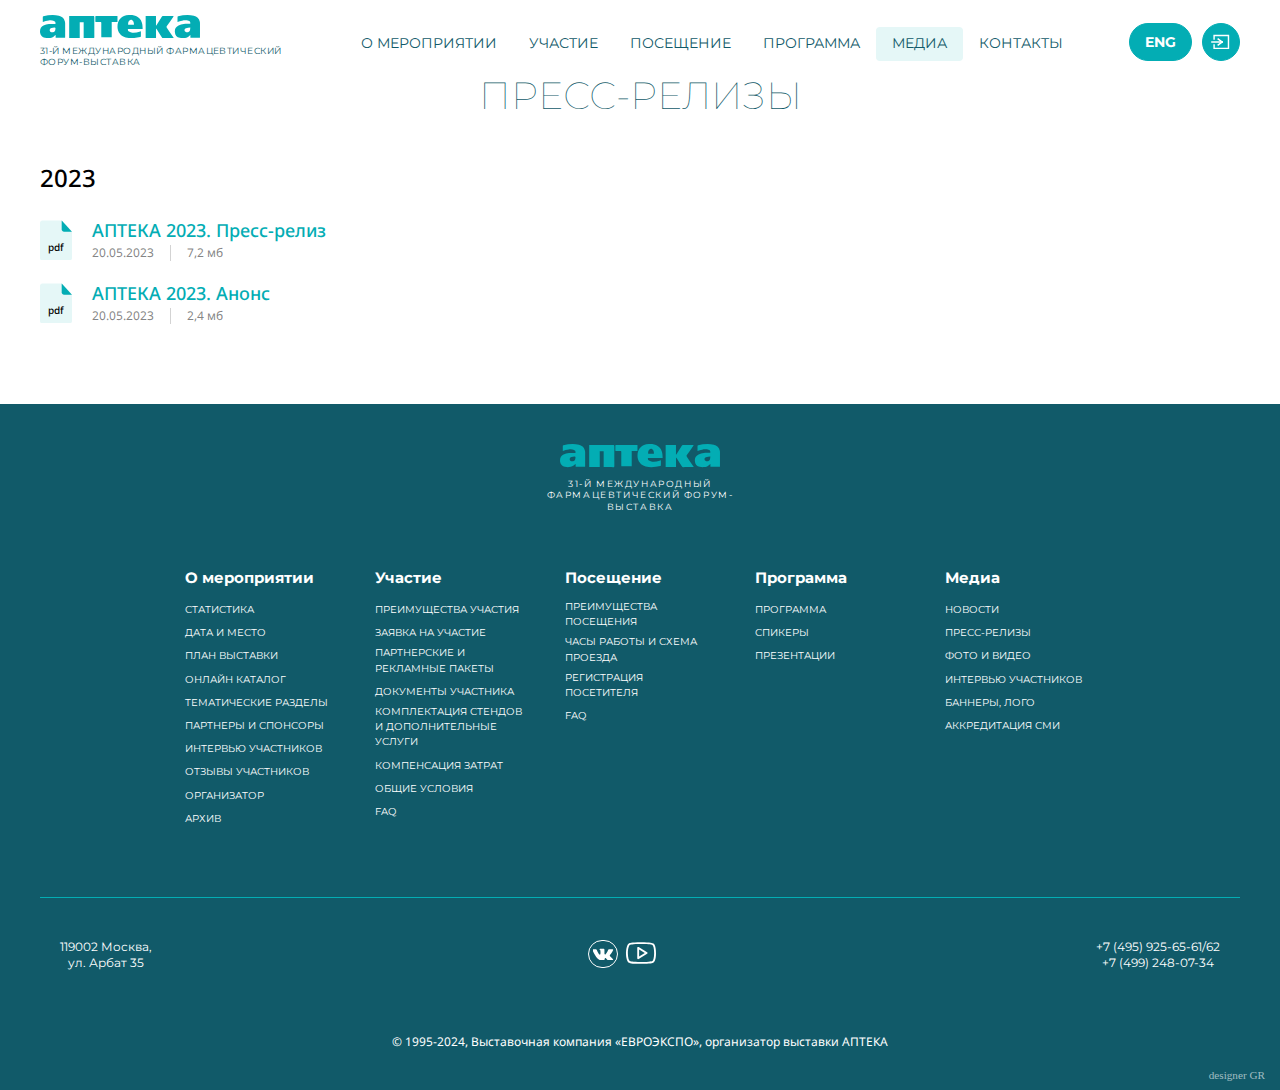
<file: media_press_reliz.html>
<!doctype html>
<html>
<head>
	<meta http-equiv="Content-Type" content="text/html; charset=UTF-8" />
<meta name="robots" content="index, follow" />
<meta name="keywords" content="Фармацевтическая форум-выставка Аптека" />
<meta name="description" content="Получите информацию о ключевых моментах фармацевтического форума-выставки Аптека 2023. Читайте новости, узнавайте о выступлениях, панельных дискуссиях и других интересных событиях." />
<link href="local/templates/apteka-gr/components/bitrix/menu/top-menu/style.css" type="text/css"  data-template-style="true"  rel="stylesheet" />
<link href="local/templates/apteka-gr/template_styles.css" type="text/css"  data-template-style="true"  rel="stylesheet" />
<link rel='shortcut icon' href='local/favicon.ico' />
<meta name='viewport' content='width=device-width, initial-scale=1'>
<meta http-equiv='X-UA-Compatible' content='IE=edge,chrome=1'>



	<link rel="apple-touch-icon" sizes="57x57" href="apple-icon-57x57.png">
	<link rel="apple-touch-icon" sizes="60x60" href="apple-icon-60x60.png">
	<link rel="apple-touch-icon" sizes="72x72" href="apple-icon-72x72.png">
	<link rel="apple-touch-icon" sizes="76x76" href="apple-icon-76x76.png">
	<link rel="apple-touch-icon" sizes="114x114" href="apple-icon-114x114.png">
	<link rel="apple-touch-icon" sizes="120x120" href="apple-icon-120x120.png">
	<link rel="apple-touch-icon" sizes="144x144" href="apple-icon-144x144.png">
	<link rel="apple-touch-icon" sizes="152x152" href="apple-icon-152x152.png">
	<link rel="apple-touch-icon" sizes="180x180" href="apple-icon-180x180.png">
	<link rel="icon" type="image/png" sizes="192x192"  href="android-icon-192x192.png">
	<link rel="icon" type="image/png" sizes="32x32" href="favicon-32x32.png">
	<link rel="icon" type="image/png" sizes="96x96" href="favicon-96x96.png">
	<link rel="icon" type="image/png" sizes="16x16" href="favicon-16x16.png">
	<link rel="manifest" href="manifest.json">

	<meta name="msapplication-TileColor" content="#ffffff">
	<meta name="msapplication-TileImage" content="ms-icon-144x144.png">
	<meta name="theme-color" content="#ffffff">
	
  <link rel="stylesheet" type="text/css" href="js/slick/slick.css">
  <link rel="stylesheet" type="text/css" href="js/slick/slick-theme.css">
	
	<title>Пресс-релизы</title>
</head>
<body>


<div class="fixed-header">
		<div class="wrap">
			<div class="logo header--logo">
				<a href="/">
					<svg width="159px" height="23px" viewBox="0 0 159 23">
						<g class=" logo--svg">
							<path
								d="M43.3818641,22.9238543 C43.3818641,17.6450469 43.3818641,12.5035946 43.3818641,7.28409963 C42.0915874,7.28409963 40.8705452,7.28409963 39.489005,7.28409963 C39.489005,12.4661341 39.489005,17.6575337 39.489005,22.9144892 C35.9171416,22.9144892 32.499482,22.9144892 29,22.9144892 C29,15.6565192 29,8.42664459 29,1.07814508 C29.3744949,1.05941484 29.7521369,1.02819776 30.1266318,1.02507605 C37.6668827,1.02195435 45.2071335,1.04068459 52.7442373,1 C53.7261064,0.993858978 54.0061908,1.27169095 54,2.23005516 C53.9652796,8.74818046 53.9621326,15.2631841 54,21.7813094 C54.0061908,22.7552821 53.7009303,23.0206272 52.7347963,22.9987753 C50.0094802,22.9332194 47.2841642,22.9769233 44.5588482,22.9738016 C44.2158234,22.9738016 43.8696516,22.9457063 43.3818641,22.9238543 Z"
								id="Path"></path>
							<path
								d="M105,1.04822116 C108.41577,1.04822116 111.757015,1.04822116 115.262837,1.04822116 C115.262837,4.18635021 115.262837,7.3057255 115.262837,10.4251008 C115.346678,10.4438545 115.427415,10.4626083 115.511257,10.4813621 C115.700676,10.2125582 115.905623,9.95000555 116.082622,9.66869917 C117.734612,7.02754474 119.364866,4.3738878 121.041699,1.75148714 C121.24975,1.42329635 121.693801,1.04196991 122.035378,1.03571866 C125.593989,0.982583007 129.155706,1.00446239 132.93479,1.00446239 C132.639792,1.46705512 132.437951,1.80774841 132.214373,2.12968795 C130.174226,5.05840002 128.149606,7.99961459 126.075302,10.9033216 C125.643673,11.5096932 125.612621,11.9222759 126.04425,12.5505268 C128.2645,15.7824247 130.431962,19.0455788 132.61495,22.3024816 C132.726738,22.4712655 132.813685,22.6556774 133,22.9838682 C132.018742,22.9838682 131.1648,22.9838682 130.310857,22.9838682 C127.727293,22.9838682 125.143729,22.9588632 122.560164,22.9994964 C121.845958,23.0119989 121.426749,22.793205 121.05412,22.1774566 C119.464234,19.5394278 117.82777,16.9295296 116.203726,14.3133802 C115.989464,13.9695613 115.753466,13.6444961 115.309416,13.3631897 C115.309416,16.5231982 115.309416,19.680081 115.309416,22.9119788 C111.809804,22.9119788 108.443717,22.9119788 105.003105,22.9119788 C105,15.6511484 105,8.4121973 105,1.04822116 Z"
								id="Path"></path>
							<path
								d="M24.9358151,22.5360488 C21.7745145,22.5360488 18.724571,22.5360488 15.5323379,22.5360488 C15.5323379,21.6775983 15.5323379,20.8567443 15.5323379,19.7977798 C15.1302155,20.114216 14.9013151,20.2489363 14.7342797,20.4337851 C13.2185876,22.1318878 11.235815,22.8524849 9.07054063,22.9715401 C7.6631123,23.0498658 6.20619199,22.9715401 4.83278941,22.6739021 C2.17878171,22.0974245 0.409443247,20.0734866 0.081558846,17.5670619 C-0.32984328,14.3995678 0.817752123,11.6988952 3.46557332,10.5052105 C5.14211432,9.75015003 7.01043675,9.25826419 8.83854695,9.04835113 C10.9914483,8.80397472 13.1938416,8.99195657 15.309624,8.99195657 C15.6406016,7.35338146 15.2199198,6.50433011 13.9362214,5.93098547 C12.2256547,5.16652595 10.4191972,5.16339292 8.61273977,5.3952372 C7.61671357,5.52369146 6.62687387,5.72420543 5.65250041,5.97171487 C4.71833919,6.20982521 3.81201722,6.55132557 2.76340579,6.88655987 C2.76340579,5.13832867 2.74175304,3.49662053 2.78815178,1.85804541 C2.79433828,1.63560022 3.09129019,1.26903562 3.30781762,1.22204015 C8.43023807,0.0784839079 13.5866843,-0.626448025 18.7585967,0.786548872 C21.5641736,1.55100839 23.8315252,3.10185864 24.6543294,6.15969672 C24.8337379,6.83016531 24.9760273,7.53823027 24.9822138,8.23063008 C25.0100531,12.801722 24.9976801,17.372814 24.9945868,21.943906 C24.9945868,22.1099566 24.9605611,22.2791403 24.9358151,22.5360488 Z M15.3367579,13.5468195 C15.5298098,12.7441476 15.1405413,12.3488468 14.1373046,12.4846371 C13.2669888,12.6023221 12.3650252,12.6053397 11.5231925,12.8135516 C10.0610621,13.1756592 9.34898554,14.373632 9.70660619,15.6621317 C10.0104255,16.76656 11.4440729,17.4726699 12.7954359,17.1860013 C14.3999817,16.8480342 15.2861213,15.6259209 15.3367579,13.5468195 Z"
								id="Shape"></path>
							<path
								d="M158.932894,22.5766463 C156.027828,22.5766463 153.206651,22.5766463 150.385474,22.5735138 C150.115163,22.5735138 149.844852,22.5390571 149.481331,22.5139977 C149.481331,21.6619771 149.481331,20.8694726 149.481331,19.8764927 C149.151986,20.1145573 148.95003,20.214795 148.810214,20.3714164 C147.297094,22.0723252 145.327241,22.8366378 143.146111,22.9650674 C141.732416,23.0465106 140.265901,22.9963917 138.886383,22.698811 C135.944032,22.0629279 134.23517,20.0362465 134.023892,16.7879179 C133.853006,14.1629427 134.548979,11.7791644 137.736784,10.3319823 C139.321366,9.6115237 141.129653,9.35153211 142.860265,9.01636224 C143.913546,8.81275437 145.013432,8.83468137 146.094676,8.80022465 C147.169706,8.76890037 148.247843,8.7939598 149.298016,8.7939598 C149.627361,7.17136171 149.130237,6.2880168 147.573619,5.75863634 C145.460843,5.04131016 143.301462,5.16034245 141.166938,5.63020677 C139.681781,5.95597936 138.224587,6.41957881 136.664862,6.84558912 C136.664862,5.14468031 136.643112,3.49702279 136.689718,1.8524977 C136.695932,1.63322769 136.997313,1.27299839 137.214805,1.22601196 C142.397319,0.110867324 147.61401,-0.656577718 152.840022,0.803134075 C155.860049,1.64575741 158.193423,3.37172564 158.858326,6.72029197 C158.945322,7.16509685 158.991928,7.62556387 158.991928,8.07663361 C159.001249,12.6468471 159.001249,17.2170607 158.998142,21.7872742 C159.001249,21.9877497 158.967072,22.19449 158.932894,22.5766463 Z M149.384615,12.4583333 C147.723322,12.7037286 146.384794,12.808898 145.10639,13.1214848 C144.109614,13.3639587 143.517877,14.363068 143.62863,15.2803789 C143.742547,16.2531958 144.321626,16.8812908 145.378525,17.1442143 C146.897422,17.5239927 148.5334,16.8608412 148.992234,15.4819536 C149.273863,14.6435197 149.23589,13.711602 149.384615,12.4583333 Z"
								id="Shape"></path>
							<path
								d="M102,13.9058194 C97.0002657,13.9058194 92.2169701,13.9058194 87.3996627,13.9058194 C87.1368442,15.1174936 87.5882736,16.0317284 88.4633044,16.5013696 C89.4465545,17.0273677 90.5689439,17.4312591 91.6696893,17.5502348 C94.1092628,17.8101029 96.5148246,17.4249972 98.8430867,16.6172144 C99.2635962,16.4731911 99.6995657,16.373001 100.274674,16.210192 C100.274674,17.9854356 100.296318,19.6542273 100.246846,21.3230189 C100.240662,21.5202682 99.8819926,21.8302314 99.64391,21.8803264 C94.8296946,22.9354536 89.9845593,23.552249 85.1115963,22.3123963 C80.269553,21.0788055 77.0600761,16.9397013 77.0013284,11.9771596 C76.9147529,4.8730542 81.0641923,0.458427203 88.181934,0.0482739155 C91.3233874,-0.13332067 94.3720813,0.139071208 97.111577,1.87987448 C99.8943605,3.64885622 101.291936,6.31328712 101.706262,9.52876366 C101.882505,10.9095087 101.897965,12.3121703 102,13.9058194 Z M93.3461538,9.58333333 C93.2981729,7.78073225 93.1862173,6.1567066 91.6476273,5.17959573 C90.7327901,4.6000679 89.7635744,4.68093225 88.9191092,5.34806312 C87.5756419,6.40940768 87.5564495,7.94919964 87.5820394,9.58333333 C89.517272,9.58333333 91.3661389,9.58333333 93.3461538,9.58333333 Z"
								id="Shape"></path>
							<path
								d="M77,1.11976048 C77,3.02694611 77,4.89820359 77,6.88622754 C75.1278796,6.88622754 73.2742646,6.88622754 71.2633544,6.88622754 C71.2633544,11.9790419 71.2633544,16.9580838 71.2633544,22 C67.7596827,22 64.4133061,22 60.9558976,22 C60.9343081,21.5958084 60.9003817,21.2065868 60.9003817,20.8173653 C60.8972975,16.5508982 60.8787922,12.2814371 60.9127186,8.01497006 C60.918887,7.2005988 60.6999075,6.8742515 59.8085685,6.91916168 C58.4946916,6.98502994 57.1715621,6.91017964 55.854601,6.9491018 C55.2161678,6.96706587 54.9910199,6.73652695 55.0002726,6.13772455 C55.0218621,4.69161677 55.0156937,3.24850299 55.0033568,1.80239521 C55.0002726,1.29041916 55.1328939,1 55.7620744,1 C62.7354915,1.02095808 69.7089085,1.01796407 76.6823255,1.02694611 C76.7470941,1.02994012 76.8118627,1.06586826 77,1.11976048 Z"
								id="Path"></path>
						</g>
					</svg>
				</a>
				<div class="logo--slogan header--logo--slogan__left">
					31-й Международный фармацевтический форум-выставка
				</div>
			</div>
		  	<button class="btnenter header--btnenter__right">
				<span class="btnenter--name">
					<svg width="15px" height="11px" viewBox="2 0 15 11" class="btnenter--name--line modalenter">
						<g transform="translate(-242.000000, -18.000000)" class="modalenter btnenter-svg">
							<g transform="translate(243.000000, 19.000000)">
								<polyline id="Path-2" points="3 3 3 0 13 0 13 9 3 9 3 6"></polyline>
								<g id="Group-2" transform="translate(0.000000, 2.000000)" stroke-linecap="square">
									<line x1="0.45" y1="2.5" x2="8.55" y2="2.5" id="Line-7"></line>
									<line x1="8.55" y1="2.5" x2="5.85" y2="0.5" id="Line-2"></line>
									<line x1="8.55" y1="4.5" x2="5.85" y2="2.5" id="Line-2"
										transform="translate(7.200000, 3.500000) scale(1, -1) translate(-7.200000, -3.500000) ">
									</line>
								</g>
							</g>
						</g>
					</svg>
				</span>
				<span class="btnenter--box"></span>
			</button>
			<a href="/en/" class="btnaction header--btnaction__right">
				<span class="btnaction--name">ENG</span>
				<span class="btnaction--box"></span>
			</a>
			<nav class="nav">
			
<ul id="horizontal-multilevel-menu">

	
	
					<li><span class="root-item">О мероприятии</span>
				<ul>
				<span class="nav--tramngle"></span>
		
	
	
	
	
		
							<li><a href="/about/statistika/">Статистика</a></li>
			
		
	
	
	
	
		
							<li><a href="/about/data-i-mesto/">Дата и место</a></li>
			
		
	
	
	
	
		
							<li><a href="/about/plan/">План выставки</a></li>
			
		
	
	
	
	
		
							<li><a href="/about/catalog/">онлайн каталог</a></li>
			
		
	
	
	
	
		
							<li><a href="/about/tematicheskie-razdely/">Тематические разделы</a></li>
			
		
	
	
	
	
		
							<li><a href="/about/partnery-i-sponsory/">Партнеры и спонсоры</a></li>
			
		
	
	
	
	
		
							<li><a href="/about/intervyu-uchastnikov/">интервью участников</a></li>
			
		
	
	
	
	
		
							<li><a href="/about/otyvy-uchastnikov/">Отзывы участников</a></li>
			
		
	
	
	
	
		
							<li><a href="/about/organizator/">Организатор</a></li>
			
		
	
	
	
	
		
							<li><a href="/about/arkhiv/">архив</a></li>
			
		
	
	
			</ul></li>	
	
					<li><span class="root-item">Участие</span>
				<ul>
				<span class="nav--tramngle"></span>
		
	
	
	
	
		
							<li><a href="/uchastie/preimushchestva-uchastiya/">Преимущества участия</a></li>
			
		
	
	
	
	
		
							<li><a href="/uchastie/zayavka-na-uchastie/">Заявка на участие</a></li>
			
		
	
	
	
	
		
							<li><a href="/uchastie/partnerskie-i-reklamnye-pakety/">ПАРТНЕРСКИЕ И РЕКЛАМНЫЕ ПАКЕТЫ</a></li>
			
		
	
	
	
	
		
							<li><a href="/uchastie/dokumenty-uchastnika/">Документы участника</a></li>
			
		
	
	
	
	
		
							<li><a href="/uchastie/build/">Комплектация стендов и дополнительные услуги</a></li>
			
		
	
	
	
	
		
							<li><a href="/uchastie/kompensatsiya-zatrat/">Компенсация затрат</a></li>
			
		
	
	
	
	
		
							<li><a href="/uchastie/uchastnikam/">Общие условия</a></li>
			
		
	
	
	
	
		
							<li><a href="/uchastie/faq/">FAQ</a></li>
			
		
	
	
			</ul></li>	
	
					<li><span class="root-item">Посещение</span>
				<ul>
				<span class="nav--tramngle"></span>
		
	
	
	
	
		
							<li><a href="/poseshchenie/preimushchestva-poseshcheniya/">Преимущества посещения</a></li>
			
		
	
	
	
	
		
							<li><a href="/about/data-i-mesto/">Часы работы и схема проезда</a></li>
			
		
	
	
	
	
		
							<li><a href="/poseshchenie/registratsiya-posetitelya/">Регистрация посетителя</a></li>
			
		
	
	
	
	
		
							<li><a href="/poseshchenie/faq/">FAQ</a></li>
			
		
	
	
			</ul></li>	
	
					<li><span class="root-item">Программа</span>
				<ul>
				<span class="nav--tramngle"></span>
		
	
	
	
	
		
							<li><a href="/prog/programmaall/">Программа </a></li>
			
		
	
	
	
	
		
							<li><a href="/prog/speakers/">Спикеры</a></li>
			
		
	
	
	
	
		
							<li><a href="/prog/prezentatsii/">Презентации</a></li>
			
		
	
	
			</ul></li>	
	
					<li class="item-selected"><span class="root-item">Медиа</span>
				<ul>
				<span class="nav--tramngle"></span>
		
	
	
	
	
		
							<li><a href="/media/news/">новости</a></li>
			
		
	
	
	
	
		
							<li class="item-selected"><a href="/media/press_reliz/">Пресс-релизы</a></li>
			
		
	
	
	
	
		
							<li><a href="/media/foto-i-video/">Фото и видео</a></li>
			
		
	
	
	
	
		
							<li><a href="/about/intervyu-uchastnikov/">Интервью участников</a></li>
			
		
	
	
	
	
		
							<li><a href="/media/bannery-logo/">Баннеры, лого</a></li>
			
		
	
	
	
	
		
							<li><a href="/media/akkreditatsiya-smi/">Аккредитация СМИ</a></li>
			
		
	
	
			</ul></li>	
	
		
							<li><a href="/contacts/" class="root-item">Контакты</a></li>
			
		
	
	


</ul>
<div class="menu-clear-left"></div>
			</nav>
			<button class="btn-nmenu  header--btnmenu__right">
				<span class="btn-nmenu--name">
					<svg width="14px" height="9px" viewBox="0 0 14 9" class="btnmenu--name--svg">
						<line x1="0.25" y1="0.5" x2="11.75" y2="0.5" class="svg"></line>
						<line x1="0.25" y1="4.5" x2="11.75" y2="4.5" class="svg"></line>
						<line x1="0.25" y1="8.5" x2="11.75" y2="8.5" class="svg"></line>
					</svg>
				</span>
				<span class="btnmenu--box"></span>
			</button>
			<div class="logo--slogan header--logo--slogan__center">
				31-й Международный фармацевтический<br> форум-выставка
			</div>
		</div>
	</div>
	<header>
		<div class="wrap">
			<div class="logo header--logo">
				<a href="/">
					<svg width="159px" height="23px" viewBox="0 0 159 23">
						<g class=" logo--svg">
							<path
								d="M43.3818641,22.9238543 C43.3818641,17.6450469 43.3818641,12.5035946 43.3818641,7.28409963 C42.0915874,7.28409963 40.8705452,7.28409963 39.489005,7.28409963 C39.489005,12.4661341 39.489005,17.6575337 39.489005,22.9144892 C35.9171416,22.9144892 32.499482,22.9144892 29,22.9144892 C29,15.6565192 29,8.42664459 29,1.07814508 C29.3744949,1.05941484 29.7521369,1.02819776 30.1266318,1.02507605 C37.6668827,1.02195435 45.2071335,1.04068459 52.7442373,1 C53.7261064,0.993858978 54.0061908,1.27169095 54,2.23005516 C53.9652796,8.74818046 53.9621326,15.2631841 54,21.7813094 C54.0061908,22.7552821 53.7009303,23.0206272 52.7347963,22.9987753 C50.0094802,22.9332194 47.2841642,22.9769233 44.5588482,22.9738016 C44.2158234,22.9738016 43.8696516,22.9457063 43.3818641,22.9238543 Z"
								id="Path"></path>
							<path
								d="M105,1.04822116 C108.41577,1.04822116 111.757015,1.04822116 115.262837,1.04822116 C115.262837,4.18635021 115.262837,7.3057255 115.262837,10.4251008 C115.346678,10.4438545 115.427415,10.4626083 115.511257,10.4813621 C115.700676,10.2125582 115.905623,9.95000555 116.082622,9.66869917 C117.734612,7.02754474 119.364866,4.3738878 121.041699,1.75148714 C121.24975,1.42329635 121.693801,1.04196991 122.035378,1.03571866 C125.593989,0.982583007 129.155706,1.00446239 132.93479,1.00446239 C132.639792,1.46705512 132.437951,1.80774841 132.214373,2.12968795 C130.174226,5.05840002 128.149606,7.99961459 126.075302,10.9033216 C125.643673,11.5096932 125.612621,11.9222759 126.04425,12.5505268 C128.2645,15.7824247 130.431962,19.0455788 132.61495,22.3024816 C132.726738,22.4712655 132.813685,22.6556774 133,22.9838682 C132.018742,22.9838682 131.1648,22.9838682 130.310857,22.9838682 C127.727293,22.9838682 125.143729,22.9588632 122.560164,22.9994964 C121.845958,23.0119989 121.426749,22.793205 121.05412,22.1774566 C119.464234,19.5394278 117.82777,16.9295296 116.203726,14.3133802 C115.989464,13.9695613 115.753466,13.6444961 115.309416,13.3631897 C115.309416,16.5231982 115.309416,19.680081 115.309416,22.9119788 C111.809804,22.9119788 108.443717,22.9119788 105.003105,22.9119788 C105,15.6511484 105,8.4121973 105,1.04822116 Z"
								id="Path"></path>
							<path
								d="M24.9358151,22.5360488 C21.7745145,22.5360488 18.724571,22.5360488 15.5323379,22.5360488 C15.5323379,21.6775983 15.5323379,20.8567443 15.5323379,19.7977798 C15.1302155,20.114216 14.9013151,20.2489363 14.7342797,20.4337851 C13.2185876,22.1318878 11.235815,22.8524849 9.07054063,22.9715401 C7.6631123,23.0498658 6.20619199,22.9715401 4.83278941,22.6739021 C2.17878171,22.0974245 0.409443247,20.0734866 0.081558846,17.5670619 C-0.32984328,14.3995678 0.817752123,11.6988952 3.46557332,10.5052105 C5.14211432,9.75015003 7.01043675,9.25826419 8.83854695,9.04835113 C10.9914483,8.80397472 13.1938416,8.99195657 15.309624,8.99195657 C15.6406016,7.35338146 15.2199198,6.50433011 13.9362214,5.93098547 C12.2256547,5.16652595 10.4191972,5.16339292 8.61273977,5.3952372 C7.61671357,5.52369146 6.62687387,5.72420543 5.65250041,5.97171487 C4.71833919,6.20982521 3.81201722,6.55132557 2.76340579,6.88655987 C2.76340579,5.13832867 2.74175304,3.49662053 2.78815178,1.85804541 C2.79433828,1.63560022 3.09129019,1.26903562 3.30781762,1.22204015 C8.43023807,0.0784839079 13.5866843,-0.626448025 18.7585967,0.786548872 C21.5641736,1.55100839 23.8315252,3.10185864 24.6543294,6.15969672 C24.8337379,6.83016531 24.9760273,7.53823027 24.9822138,8.23063008 C25.0100531,12.801722 24.9976801,17.372814 24.9945868,21.943906 C24.9945868,22.1099566 24.9605611,22.2791403 24.9358151,22.5360488 Z M15.3367579,13.5468195 C15.5298098,12.7441476 15.1405413,12.3488468 14.1373046,12.4846371 C13.2669888,12.6023221 12.3650252,12.6053397 11.5231925,12.8135516 C10.0610621,13.1756592 9.34898554,14.373632 9.70660619,15.6621317 C10.0104255,16.76656 11.4440729,17.4726699 12.7954359,17.1860013 C14.3999817,16.8480342 15.2861213,15.6259209 15.3367579,13.5468195 Z"
								id="Shape"></path>
							<path
								d="M158.932894,22.5766463 C156.027828,22.5766463 153.206651,22.5766463 150.385474,22.5735138 C150.115163,22.5735138 149.844852,22.5390571 149.481331,22.5139977 C149.481331,21.6619771 149.481331,20.8694726 149.481331,19.8764927 C149.151986,20.1145573 148.95003,20.214795 148.810214,20.3714164 C147.297094,22.0723252 145.327241,22.8366378 143.146111,22.9650674 C141.732416,23.0465106 140.265901,22.9963917 138.886383,22.698811 C135.944032,22.0629279 134.23517,20.0362465 134.023892,16.7879179 C133.853006,14.1629427 134.548979,11.7791644 137.736784,10.3319823 C139.321366,9.6115237 141.129653,9.35153211 142.860265,9.01636224 C143.913546,8.81275437 145.013432,8.83468137 146.094676,8.80022465 C147.169706,8.76890037 148.247843,8.7939598 149.298016,8.7939598 C149.627361,7.17136171 149.130237,6.2880168 147.573619,5.75863634 C145.460843,5.04131016 143.301462,5.16034245 141.166938,5.63020677 C139.681781,5.95597936 138.224587,6.41957881 136.664862,6.84558912 C136.664862,5.14468031 136.643112,3.49702279 136.689718,1.8524977 C136.695932,1.63322769 136.997313,1.27299839 137.214805,1.22601196 C142.397319,0.110867324 147.61401,-0.656577718 152.840022,0.803134075 C155.860049,1.64575741 158.193423,3.37172564 158.858326,6.72029197 C158.945322,7.16509685 158.991928,7.62556387 158.991928,8.07663361 C159.001249,12.6468471 159.001249,17.2170607 158.998142,21.7872742 C159.001249,21.9877497 158.967072,22.19449 158.932894,22.5766463 Z M149.384615,12.4583333 C147.723322,12.7037286 146.384794,12.808898 145.10639,13.1214848 C144.109614,13.3639587 143.517877,14.363068 143.62863,15.2803789 C143.742547,16.2531958 144.321626,16.8812908 145.378525,17.1442143 C146.897422,17.5239927 148.5334,16.8608412 148.992234,15.4819536 C149.273863,14.6435197 149.23589,13.711602 149.384615,12.4583333 Z"
								id="Shape"></path>
							<path
								d="M102,13.9058194 C97.0002657,13.9058194 92.2169701,13.9058194 87.3996627,13.9058194 C87.1368442,15.1174936 87.5882736,16.0317284 88.4633044,16.5013696 C89.4465545,17.0273677 90.5689439,17.4312591 91.6696893,17.5502348 C94.1092628,17.8101029 96.5148246,17.4249972 98.8430867,16.6172144 C99.2635962,16.4731911 99.6995657,16.373001 100.274674,16.210192 C100.274674,17.9854356 100.296318,19.6542273 100.246846,21.3230189 C100.240662,21.5202682 99.8819926,21.8302314 99.64391,21.8803264 C94.8296946,22.9354536 89.9845593,23.552249 85.1115963,22.3123963 C80.269553,21.0788055 77.0600761,16.9397013 77.0013284,11.9771596 C76.9147529,4.8730542 81.0641923,0.458427203 88.181934,0.0482739155 C91.3233874,-0.13332067 94.3720813,0.139071208 97.111577,1.87987448 C99.8943605,3.64885622 101.291936,6.31328712 101.706262,9.52876366 C101.882505,10.9095087 101.897965,12.3121703 102,13.9058194 Z M93.3461538,9.58333333 C93.2981729,7.78073225 93.1862173,6.1567066 91.6476273,5.17959573 C90.7327901,4.6000679 89.7635744,4.68093225 88.9191092,5.34806312 C87.5756419,6.40940768 87.5564495,7.94919964 87.5820394,9.58333333 C89.517272,9.58333333 91.3661389,9.58333333 93.3461538,9.58333333 Z"
								id="Shape"></path>
							<path
								d="M77,1.11976048 C77,3.02694611 77,4.89820359 77,6.88622754 C75.1278796,6.88622754 73.2742646,6.88622754 71.2633544,6.88622754 C71.2633544,11.9790419 71.2633544,16.9580838 71.2633544,22 C67.7596827,22 64.4133061,22 60.9558976,22 C60.9343081,21.5958084 60.9003817,21.2065868 60.9003817,20.8173653 C60.8972975,16.5508982 60.8787922,12.2814371 60.9127186,8.01497006 C60.918887,7.2005988 60.6999075,6.8742515 59.8085685,6.91916168 C58.4946916,6.98502994 57.1715621,6.91017964 55.854601,6.9491018 C55.2161678,6.96706587 54.9910199,6.73652695 55.0002726,6.13772455 C55.0218621,4.69161677 55.0156937,3.24850299 55.0033568,1.80239521 C55.0002726,1.29041916 55.1328939,1 55.7620744,1 C62.7354915,1.02095808 69.7089085,1.01796407 76.6823255,1.02694611 C76.7470941,1.02994012 76.8118627,1.06586826 77,1.11976048 Z"
								id="Path"></path>
						</g>
					</svg>
				</a>
				<div class="logo--slogan header--logo--slogan__left">
					31-й Международный фармацевтический форум-выставка
				</div>
			</div>
		   <button class="btnenter header--btnenter__right">
				<span class="btnenter--name">
					<svg width="15px" height="11px" viewBox="2 0 15 11" class="btnenter--name--line modalenter">
						<g transform="translate(-242.000000, -18.000000)" class="modalenter btnenter-svg">
							<g transform="translate(243.000000, 19.000000)">
								<polyline id="Path-2" points="3 3 3 0 13 0 13 9 3 9 3 6"></polyline>
								<g id="Group-2" transform="translate(0.000000, 2.000000)" stroke-linecap="square">
									<line x1="0.45" y1="2.5" x2="8.55" y2="2.5" id="Line-7"></line>
									<line x1="8.55" y1="2.5" x2="5.85" y2="0.5" id="Line-2"></line>
									<line x1="8.55" y1="4.5" x2="5.85" y2="2.5" id="Line-2"
										transform="translate(7.200000, 3.500000) scale(1, -1) translate(-7.200000, -3.500000) ">
									</line>
								</g>
							</g>
						</g>
					</svg>
				</span>
				<span class="btnenter--box"></span>
			</button>
	   
			<a href="/en/" class="btnaction header--btnaction__right">
				<span class="btnaction--name">ENG</span>
				<span class="btnaction--box"></span>
			</a>
			<nav class="nav">
				
<ul id="horizontal-multilevel-menu">

	
	
					<li><span class="root-item">О мероприятии</span>
				<ul>
				<span class="nav--tramngle"></span>
		
	
	
	
	
		
							<li><a href="/about/statistika/">Статистика</a></li>
			
		
	
	
	
	
		
							<li><a href="/about/data-i-mesto/">Дата и место</a></li>
			
		
	
	
	
	
		
							<li><a href="/about/plan/">План выставки</a></li>
			
		
	
	
	
	
		
							<li><a href="/about/catalog/">онлайн каталог</a></li>
			
		
	
	
	
	
		
							<li><a href="/about/tematicheskie-razdely/">Тематические разделы</a></li>
			
		
	
	
	
	
		
							<li><a href="/about/partnery-i-sponsory/">Партнеры и спонсоры</a></li>
			
		
	
	
	
	
		
							<li><a href="/about/intervyu-uchastnikov/">интервью участников</a></li>
			
		
	
	
	
	
		
							<li><a href="/about/otyvy-uchastnikov/">Отзывы участников</a></li>
			
		
	
	
	
	
		
							<li><a href="/about/organizator/">Организатор</a></li>
			
		
	
	
	
	
		
							<li><a href="/about/arkhiv/">архив</a></li>
			
		
	
	
			</ul></li>	
	
					<li><span class="root-item">Участие</span>
				<ul>
				<span class="nav--tramngle"></span>
		
	
	
	
	
		
							<li><a href="/uchastie/preimushchestva-uchastiya/">Преимущества участия</a></li>
			
		
	
	
	
	
		
							<li><a href="/uchastie/zayavka-na-uchastie/">Заявка на участие</a></li>
			
		
	
	
	
	
		
							<li><a href="/uchastie/partnerskie-i-reklamnye-pakety/">ПАРТНЕРСКИЕ И РЕКЛАМНЫЕ ПАКЕТЫ</a></li>
			
		
	
	
	
	
		
							<li><a href="/uchastie/dokumenty-uchastnika/">Документы участника</a></li>
			
		
	
	
	
	
		
							<li><a href="/uchastie/build/">Комплектация стендов и дополнительные услуги</a></li>
			
		
	
	
	
	
		
							<li><a href="/uchastie/kompensatsiya-zatrat/">Компенсация затрат</a></li>
			
		
	
	
	
	
		
							<li><a href="/uchastie/uchastnikam/">Общие условия</a></li>
			
		
	
	
	
	
		
							<li><a href="/uchastie/faq/">FAQ</a></li>
			
		
	
	
			</ul></li>	
	
					<li><span class="root-item">Посещение</span>
				<ul>
				<span class="nav--tramngle"></span>
		
	
	
	
	
		
							<li><a href="/poseshchenie/preimushchestva-poseshcheniya/">Преимущества посещения</a></li>
			
		
	
	
	
	
		
							<li><a href="/about/data-i-mesto/">Часы работы и схема проезда</a></li>
			
		
	
	
	
	
		
							<li><a href="/poseshchenie/registratsiya-posetitelya/">Регистрация посетителя</a></li>
			
		
	
	
	
	
		
							<li><a href="/poseshchenie/faq/">FAQ</a></li>
			
		
	
	
			</ul></li>	
	
					<li><span class="root-item">Программа</span>
				<ul>
				<span class="nav--tramngle"></span>
		
	
	
	
	
		
							<li><a href="/prog/programmaall/">Программа </a></li>
			
		
	
	
	
	
		
							<li><a href="/prog/speakers/">Спикеры</a></li>
			
		
	
	
	
	
		
							<li><a href="/prog/prezentatsii/">Презентации</a></li>
			
		
	
	
			</ul></li>	
	
					<li class="item-selected"><span class="root-item">Медиа</span>
				<ul>
				<span class="nav--tramngle"></span>
		
	
	
	
	
		
							<li><a href="/media/news/">новости</a></li>
			
		
	
	
	
	
		
							<li class="item-selected"><a href="/media/press_reliz/">Пресс-релизы</a></li>
			
		
	
	
	
	
		
							<li><a href="/media/foto-i-video/">Фото и видео</a></li>
			
		
	
	
	
	
		
							<li><a href="/about/intervyu-uchastnikov/">Интервью участников</a></li>
			
		
	
	
	
	
		
							<li><a href="/media/bannery-logo/">Баннеры, лого</a></li>
			
		
	
	
	
	
		
							<li><a href="/media/akkreditatsiya-smi/">Аккредитация СМИ</a></li>
			
		
	
	
			</ul></li>	
	
		
							<li><a href="/contacts/" class="root-item">Контакты</a></li>
			
		
	
	


</ul>
<div class="menu-clear-left"></div>
			</nav>
			<button class="btn-nmenu  header--btnmenu__right">
				<span class="btn-nmenu--name">
					<svg width="14px" height="9px" viewBox="0 0 14 9" class="btnmenu--name--svg">
						<line x1="0.25" y1="0.5" x2="11.75" y2="0.5" class="svg"></line>
						<line x1="0.25" y1="4.5" x2="11.75" y2="4.5" class="svg"></line>
						<line x1="0.25" y1="8.5" x2="11.75" y2="8.5" class="svg"></line>
					</svg>
				</span>
				<span class="btnmenu--box"></span>
			</button>
			<div class="logo--slogan header--logo--slogan__center">
				31-й Международный фармацевтический<br> форум-выставка
			</div>
		</div>
	</header>






	<h1 class="title main-title">Пресс-релизы</h1>
<div class="description">

                    <!-- docs container -->
                    <div class="docs-container">
                        <div class="docs-group">
                            <div class="docs-group-title">2023</div>
                            <div class="docs-group-list">
                                <div class="docs-item">
                                    <a href="/upload/files/2023/application/АПТЕКА%202023.%20Пресс-релиз-1.pdf" target="_blank">
                                        <div class="docs-item-icon">pdf</div>
                                        <div class="docs-item-content">
                                            <div class="docs-item-title">АПТЕКА 2023. Пресс-релиз</div>
                                            <div class="docs-item-info">20.05.2023<span></span>7,2 мб</div>
                                        </div>
                                    </a>
                                </div>
                                <div class="docs-item">
                                    <a href="/upload/files/2023/application/АПТЕКА%202023.%20Анонс.pdf" target="_blank">
                                        <div class="docs-item-icon">pdf</div>
                                        <div class="docs-item-content">
                                            <div class="docs-item-title">АПТЕКА 2023. Анонс</div>
                                            <div class="docs-item-info">20.05.2023<span></span>2,4 мб</div>
                                        </div>
                                    </a>
                                </div>
                            </div>
                        </div>
                    </div>
                    <!-- docs container END -->

</div>

<!--'start_frame_cache_y0XwfU'--><div class="banners">
    <div class="carusel-banner">
    </div>
</div>
<!--'end_frame_cache_y0XwfU'--> 

<footer>
        <div class="wrap">

            <div class="logo footer--logo__center">
                <a href="/">
                    <svg width="159px" height="23px" viewBox="0 0 159 23">
                        <g class=" logo--svg">
                            <path
                                d="M43.3818641,22.9238543 C43.3818641,17.6450469 43.3818641,12.5035946 43.3818641,7.28409963 C42.0915874,7.28409963 40.8705452,7.28409963 39.489005,7.28409963 C39.489005,12.4661341 39.489005,17.6575337 39.489005,22.9144892 C35.9171416,22.9144892 32.499482,22.9144892 29,22.9144892 C29,15.6565192 29,8.42664459 29,1.07814508 C29.3744949,1.05941484 29.7521369,1.02819776 30.1266318,1.02507605 C37.6668827,1.02195435 45.2071335,1.04068459 52.7442373,1 C53.7261064,0.993858978 54.0061908,1.27169095 54,2.23005516 C53.9652796,8.74818046 53.9621326,15.2631841 54,21.7813094 C54.0061908,22.7552821 53.7009303,23.0206272 52.7347963,22.9987753 C50.0094802,22.9332194 47.2841642,22.9769233 44.5588482,22.9738016 C44.2158234,22.9738016 43.8696516,22.9457063 43.3818641,22.9238543 Z"
                                id="Path"></path>
                            <path
                                d="M105,1.04822116 C108.41577,1.04822116 111.757015,1.04822116 115.262837,1.04822116 C115.262837,4.18635021 115.262837,7.3057255 115.262837,10.4251008 C115.346678,10.4438545 115.427415,10.4626083 115.511257,10.4813621 C115.700676,10.2125582 115.905623,9.95000555 116.082622,9.66869917 C117.734612,7.02754474 119.364866,4.3738878 121.041699,1.75148714 C121.24975,1.42329635 121.693801,1.04196991 122.035378,1.03571866 C125.593989,0.982583007 129.155706,1.00446239 132.93479,1.00446239 C132.639792,1.46705512 132.437951,1.80774841 132.214373,2.12968795 C130.174226,5.05840002 128.149606,7.99961459 126.075302,10.9033216 C125.643673,11.5096932 125.612621,11.9222759 126.04425,12.5505268 C128.2645,15.7824247 130.431962,19.0455788 132.61495,22.3024816 C132.726738,22.4712655 132.813685,22.6556774 133,22.9838682 C132.018742,22.9838682 131.1648,22.9838682 130.310857,22.9838682 C127.727293,22.9838682 125.143729,22.9588632 122.560164,22.9994964 C121.845958,23.0119989 121.426749,22.793205 121.05412,22.1774566 C119.464234,19.5394278 117.82777,16.9295296 116.203726,14.3133802 C115.989464,13.9695613 115.753466,13.6444961 115.309416,13.3631897 C115.309416,16.5231982 115.309416,19.680081 115.309416,22.9119788 C111.809804,22.9119788 108.443717,22.9119788 105.003105,22.9119788 C105,15.6511484 105,8.4121973 105,1.04822116 Z"
                                id="Path"></path>
                            <path
                                d="M24.9358151,22.5360488 C21.7745145,22.5360488 18.724571,22.5360488 15.5323379,22.5360488 C15.5323379,21.6775983 15.5323379,20.8567443 15.5323379,19.7977798 C15.1302155,20.114216 14.9013151,20.2489363 14.7342797,20.4337851 C13.2185876,22.1318878 11.235815,22.8524849 9.07054063,22.9715401 C7.6631123,23.0498658 6.20619199,22.9715401 4.83278941,22.6739021 C2.17878171,22.0974245 0.409443247,20.0734866 0.081558846,17.5670619 C-0.32984328,14.3995678 0.817752123,11.6988952 3.46557332,10.5052105 C5.14211432,9.75015003 7.01043675,9.25826419 8.83854695,9.04835113 C10.9914483,8.80397472 13.1938416,8.99195657 15.309624,8.99195657 C15.6406016,7.35338146 15.2199198,6.50433011 13.9362214,5.93098547 C12.2256547,5.16652595 10.4191972,5.16339292 8.61273977,5.3952372 C7.61671357,5.52369146 6.62687387,5.72420543 5.65250041,5.97171487 C4.71833919,6.20982521 3.81201722,6.55132557 2.76340579,6.88655987 C2.76340579,5.13832867 2.74175304,3.49662053 2.78815178,1.85804541 C2.79433828,1.63560022 3.09129019,1.26903562 3.30781762,1.22204015 C8.43023807,0.0784839079 13.5866843,-0.626448025 18.7585967,0.786548872 C21.5641736,1.55100839 23.8315252,3.10185864 24.6543294,6.15969672 C24.8337379,6.83016531 24.9760273,7.53823027 24.9822138,8.23063008 C25.0100531,12.801722 24.9976801,17.372814 24.9945868,21.943906 C24.9945868,22.1099566 24.9605611,22.2791403 24.9358151,22.5360488 Z M15.3367579,13.5468195 C15.5298098,12.7441476 15.1405413,12.3488468 14.1373046,12.4846371 C13.2669888,12.6023221 12.3650252,12.6053397 11.5231925,12.8135516 C10.0610621,13.1756592 9.34898554,14.373632 9.70660619,15.6621317 C10.0104255,16.76656 11.4440729,17.4726699 12.7954359,17.1860013 C14.3999817,16.8480342 15.2861213,15.6259209 15.3367579,13.5468195 Z"
                                id="Shape"></path>
                            <path
                                d="M158.932894,22.5766463 C156.027828,22.5766463 153.206651,22.5766463 150.385474,22.5735138 C150.115163,22.5735138 149.844852,22.5390571 149.481331,22.5139977 C149.481331,21.6619771 149.481331,20.8694726 149.481331,19.8764927 C149.151986,20.1145573 148.95003,20.214795 148.810214,20.3714164 C147.297094,22.0723252 145.327241,22.8366378 143.146111,22.9650674 C141.732416,23.0465106 140.265901,22.9963917 138.886383,22.698811 C135.944032,22.0629279 134.23517,20.0362465 134.023892,16.7879179 C133.853006,14.1629427 134.548979,11.7791644 137.736784,10.3319823 C139.321366,9.6115237 141.129653,9.35153211 142.860265,9.01636224 C143.913546,8.81275437 145.013432,8.83468137 146.094676,8.80022465 C147.169706,8.76890037 148.247843,8.7939598 149.298016,8.7939598 C149.627361,7.17136171 149.130237,6.2880168 147.573619,5.75863634 C145.460843,5.04131016 143.301462,5.16034245 141.166938,5.63020677 C139.681781,5.95597936 138.224587,6.41957881 136.664862,6.84558912 C136.664862,5.14468031 136.643112,3.49702279 136.689718,1.8524977 C136.695932,1.63322769 136.997313,1.27299839 137.214805,1.22601196 C142.397319,0.110867324 147.61401,-0.656577718 152.840022,0.803134075 C155.860049,1.64575741 158.193423,3.37172564 158.858326,6.72029197 C158.945322,7.16509685 158.991928,7.62556387 158.991928,8.07663361 C159.001249,12.6468471 159.001249,17.2170607 158.998142,21.7872742 C159.001249,21.9877497 158.967072,22.19449 158.932894,22.5766463 Z M149.384615,12.4583333 C147.723322,12.7037286 146.384794,12.808898 145.10639,13.1214848 C144.109614,13.3639587 143.517877,14.363068 143.62863,15.2803789 C143.742547,16.2531958 144.321626,16.8812908 145.378525,17.1442143 C146.897422,17.5239927 148.5334,16.8608412 148.992234,15.4819536 C149.273863,14.6435197 149.23589,13.711602 149.384615,12.4583333 Z"
                                id="Shape"></path>
                            <path
                                d="M102,13.9058194 C97.0002657,13.9058194 92.2169701,13.9058194 87.3996627,13.9058194 C87.1368442,15.1174936 87.5882736,16.0317284 88.4633044,16.5013696 C89.4465545,17.0273677 90.5689439,17.4312591 91.6696893,17.5502348 C94.1092628,17.8101029 96.5148246,17.4249972 98.8430867,16.6172144 C99.2635962,16.4731911 99.6995657,16.373001 100.274674,16.210192 C100.274674,17.9854356 100.296318,19.6542273 100.246846,21.3230189 C100.240662,21.5202682 99.8819926,21.8302314 99.64391,21.8803264 C94.8296946,22.9354536 89.9845593,23.552249 85.1115963,22.3123963 C80.269553,21.0788055 77.0600761,16.9397013 77.0013284,11.9771596 C76.9147529,4.8730542 81.0641923,0.458427203 88.181934,0.0482739155 C91.3233874,-0.13332067 94.3720813,0.139071208 97.111577,1.87987448 C99.8943605,3.64885622 101.291936,6.31328712 101.706262,9.52876366 C101.882505,10.9095087 101.897965,12.3121703 102,13.9058194 Z M93.3461538,9.58333333 C93.2981729,7.78073225 93.1862173,6.1567066 91.6476273,5.17959573 C90.7327901,4.6000679 89.7635744,4.68093225 88.9191092,5.34806312 C87.5756419,6.40940768 87.5564495,7.94919964 87.5820394,9.58333333 C89.517272,9.58333333 91.3661389,9.58333333 93.3461538,9.58333333 Z"
                                id="Shape"></path>
                            <path
                                d="M77,1.11976048 C77,3.02694611 77,4.89820359 77,6.88622754 C75.1278796,6.88622754 73.2742646,6.88622754 71.2633544,6.88622754 C71.2633544,11.9790419 71.2633544,16.9580838 71.2633544,22 C67.7596827,22 64.4133061,22 60.9558976,22 C60.9343081,21.5958084 60.9003817,21.2065868 60.9003817,20.8173653 C60.8972975,16.5508982 60.8787922,12.2814371 60.9127186,8.01497006 C60.918887,7.2005988 60.6999075,6.8742515 59.8085685,6.91916168 C58.4946916,6.98502994 57.1715621,6.91017964 55.854601,6.9491018 C55.2161678,6.96706587 54.9910199,6.73652695 55.0002726,6.13772455 C55.0218621,4.69161677 55.0156937,3.24850299 55.0033568,1.80239521 C55.0002726,1.29041916 55.1328939,1 55.7620744,1 C62.7354915,1.02095808 69.7089085,1.01796407 76.6823255,1.02694611 C76.7470941,1.02994012 76.8118627,1.06586826 77,1.11976048 Z"
                                id="Path"></path>
                        </g>
                    </svg>
                </a>
                <div class="logo--slogan footer--logo--slogan__center">
                    31-й Международный фармацевтический форум-выставка
                </div>
            </div>
            <div class="futter--box">
            
 


	
	
					<div><span class="nav_footer__title">О мероприятии</a>
				<ul class="d-lnk-txt">
		
		
	
	
		
							<li><a href="/about/statistika/" >Статистика</a></li>
			
				
	
	
		
							<li><a href="/about/data-i-mesto/" >Дата и место</a></li>
			
				
	
	
		
							<li><a href="/about/plan/" >План выставки</a></li>
			
				
	
	
		
							<li><a href="/about/catalog/" >онлайн каталог</a></li>
			
				
	
	
		
							<li><a href="/about/tematicheskie-razdely/" >Тематические разделы</a></li>
			
				
	
	
		
							<li><a href="/about/partnery-i-sponsory/" >Партнеры и спонсоры</a></li>
			
				
	
	
		
							<li><a href="/about/intervyu-uchastnikov/" >интервью участников</a></li>
			
				
	
	
		
							<li><a href="/about/otyvy-uchastnikov/" >Отзывы участников</a></li>
			
				
	
	
		
							<li><a href="/about/organizator/" >Организатор</a></li>
			
				
	
	
		
							<li><a href="/about/arkhiv/" >архив</a></li>
			
				
			</ul></div>	
	
					<div><span class="nav_footer__title">Участие</a>
				<ul class="d-lnk-txt">
		
		
	
	
		
							<li><a href="/uchastie/preimushchestva-uchastiya/" >Преимущества участия</a></li>
			
				
	
	
		
							<li><a href="/uchastie/zayavka-na-uchastie/" >Заявка на участие</a></li>
			
				
	
	
		
							<li><a href="/uchastie/partnerskie-i-reklamnye-pakety/" >ПАРТНЕРСКИЕ И РЕКЛАМНЫЕ ПАКЕТЫ</a></li>
			
				
	
	
		
							<li><a href="/uchastie/dokumenty-uchastnika/" >Документы участника</a></li>
			
				
	
	
		
							<li><a href="/uchastie/build/" >Комплектация стендов и дополнительные услуги</a></li>
			
				
	
	
		
							<li><a href="/uchastie/kompensatsiya-zatrat/" >Компенсация затрат</a></li>
			
				
	
	
		
							<li><a href="/uchastie/uchastnikam/" >Общие условия</a></li>
			
				
	
	
		
							<li><a href="/uchastie/faq/" >FAQ</a></li>
			
				
			</ul></div>	
	
					<div><span class="nav_footer__title">Посещение</a>
				<ul class="d-lnk-txt">
		
		
	
	
		
							<li><a href="/poseshchenie/preimushchestva-poseshcheniya/" >Преимущества посещения</a></li>
			
				
	
	
		
							<li><a href="/about/data-i-mesto/" >Часы работы и схема проезда</a></li>
			
				
	
	
		
							<li><a href="/poseshchenie/registratsiya-posetitelya/" >Регистрация посетителя</a></li>
			
				
	
	
		
							<li><a href="/poseshchenie/faq/" >FAQ</a></li>
			
				
			</ul></div>	
	
					<div><span class="nav_footer__title">Программа</a>
				<ul class="d-lnk-txt">
		
		
	
	
		
							<li><a href="/prog/programmaall/" >Программа </a></li>
			
				
	
	
		
							<li><a href="/prog/speakers/" >Спикеры</a></li>
			
				
	
	
		
							<li><a href="/prog/prezentatsii/" >Презентации</a></li>
			
				
			</ul></div>	
	
					<div><span class="nav_footer__title">Медиа</a>
				<ul class="d-lnk-txt">
		
		
	
	
		
							<li><a href="/media/news/" >новости</a></li>
			
				
	
	
		
							<li><a href="/media/press_reliz/"  class="item-selected">Пресс-релизы</a></li>
			
				
	
	
		
							<li><a href="/media/foto-i-video/" >Фото и видео</a></li>
			
				
	
	
		
							<li><a href="/about/intervyu-uchastnikov/" >Интервью участников</a></li>
			
				
	
	
		
							<li><a href="/media/bannery-logo/" >Баннеры, лого</a></li>
			
				
	
	
		
							<li><a href="/media/akkreditatsiya-smi/" >Аккредитация СМИ</a></li>
			
				
			</ul></div>	
	
		
							
			
				

             </div>
            <div class="futter--bottom">
                <div class="aders">
                    <a href="/">119002 Москва,<br> ул. Арбат 35 </a>
                </div>
                <div class="socset">
                    <a href="https://vk.com/medicine_exposition" target="_blank">
                        <svg width="30px" height="28px" viewBox="0 0 30 28">
                            <defs>
                                <polygon id="path-hv-_thb24_-1" points="0 0 21 0 21 12 0 12"></polygon>
                            </defs>
                            <g id="Page-1" stroke="none" stroke-width="1" fill="none" fill-rule="evenodd">
                                <g id="Desktop-HD-онлайн-каталог" transform="translate(-705.000000, -2786.000000)">
                                    <g id="Group-20" transform="translate(0.113208, 2324.000000)">
                                        <g id="Group-4" transform="translate(704.886792, 462.000000)">
                                            <rect id="Rectangle" stroke="#FFFFFF" x="0.5" y="0.5" width="29" height="27"
                                                rx="13.5"></rect>
                                            <g id="Group-3" transform="translate(5.000000, 8.000000)">
                                                <mask id="mask-hv-_thb24_-2" fill="white">
                                                    <use xlink:href="#path-hv-_thb24_-1"></use>
                                                </mask>
                                                <g id="Clip-2"></g>
                                                <path
                                                    d="M19.3523196,10.5201637 C18.7270687,9.76314504 17.9912618,9.11665768 17.2950636,8.43039663 C16.6669835,7.81181679 16.6273748,7.45297455 17.1322764,6.73902574 C17.6833154,5.95981291 18.2759218,5.21048528 18.8319663,4.43478835 C19.3510138,3.70985233 19.8815956,2.986894 20.1547212,2.11890452 C20.3279547,1.56668742 20.1747432,1.32299113 19.6139108,1.22608395 C19.5172831,1.20916365 19.4173909,1.20828467 19.3190222,1.20828467 L15.9916777,1.20432928 C15.5818805,1.19817644 15.3553277,1.37858641 15.2103862,1.74533943 C15.0147368,2.24108228 14.8129939,2.73638564 14.5799122,3.21476871 C14.0510714,4.29942594 13.4604237,5.34782539 12.6323417,6.23559184 C12.4497501,6.4313839 12.2475719,6.67881584 11.9426723,6.57685454 C11.5609494,6.43621827 11.4484347,5.80115761 11.454746,5.58646756 L11.4514815,1.70864215 C11.3774873,1.15466709 11.2558322,0.907674644 10.7111044,0.8 L7.25470537,0.800659233 C6.79332985,0.800659233 6.56198921,0.980629709 6.31563209,1.27201048 C6.17351973,1.44033452 6.13064663,1.54954737 6.42270603,1.60536239 C6.99637861,1.71523448 7.3195591,2.09011803 7.4053053,2.67090188 C7.54284744,3.59888152 7.53327172,4.53059681 7.45405441,5.4623121 C7.43076801,5.73435538 7.38441282,6.00573944 7.27755651,6.2597637 C7.11041671,6.65903886 6.84055555,6.7403442 6.48603635,6.49467022 C6.16503216,6.27228912 5.93956752,5.95849444 5.71889074,5.6433813 C4.88993823,4.46071816 4.22856078,3.18532299 3.68927374,1.84510328 C3.53345069,1.45791405 3.26467769,1.22322728 2.85836255,1.21685469 C1.86009393,1.20081337 0.86160767,1.19817644 -0.136660956,1.21773367 C-0.737319645,1.22916037 -0.916429102,1.52361756 -0.671813027,2.07341748 C0.415466252,4.51543446 1.62570646,6.88977024 3.20548234,9.05227264 C4.0165892,10.1622005 4.94782779,11.1420397 6.15088621,11.8364313 C7.51433791,12.6235549 8.98203436,12.8604391 10.52786,12.7874841 C11.2516972,12.753204 11.4691095,12.5631253 11.5026246,11.8346733 C11.5252581,11.3362936 11.581189,10.8407705 11.8247169,10.3929318 C12.0636746,9.95344349 12.4255932,9.86972096 12.8427898,10.1430827 C13.051497,10.2799833 13.227342,10.4542405 13.3933936,10.6379466 C13.8007969,11.0879826 14.193619,11.5516429 14.616474,11.9865166 C15.1468382,12.5314821 15.7751359,12.8534073 16.5651327,12.7877038 L19.6232689,12.7883631 C20.1159831,12.7558409 20.3714807,12.1458311 20.0885617,11.5905376 C19.8898656,11.2018101 19.6291449,10.8552736 19.3523196,10.5201637"
                                                    id="Fill-1" fill="#FFFFFF" mask="url(#mask-hv-_thb24_-2)"></path>
                                            </g>
                                        </g>
                                    </g>
                                </g>
                            </g>
                        </svg>
                    </a>
					  <a href="https://youtube.com/@31_aptekaexpo?si=OS85ZkJd5IWFv9fC" target="_blank">
						
				<svg fill="#ffffff" width="40px" height="30px" viewBox="0 0 1024 1024" xmlns="http://www.w3.org/2000/svg"><path d="M940.736 189.696C912.992 169.728 835.68 143.2 511.728 143.2c-347.152 0-398.656 30.464-415.185 40.432C8.575 236.479.223 470.447-.544 517.887.512 580.545 10.64 789.008 96.48 840.577c16.497 9.935 67.712 40.223 415.248 40.223 324.16 0 401.376-26.4 429.008-46.288 74.976-53.935 83.6-239.68 83.808-317.439-.192-62.528-6.752-271.872-83.807-327.376zm-37.376 592.88c-11.152 8.032-75.186 34.223-391.634 34.223-305.936 0-370.128-23.744-382.256-31.056-30.88-18.528-63.472-116.88-66.031-268.032 2.528-150.816 35.568-260.912 66.097-279.216 12.16-7.344 76.591-31.28 382.19-31.28 316.192 0 380.4 26.369 391.633 34.433 27.409 19.744 56.752 123.68 57.184 275.632-.432 154.336-29.968 245.712-57.184 265.296zM720.415 486.83L432.481 310.141a32.003 32.003 0 0 0-32.257-.464 32.016 32.016 0 0 0-16.288 27.872v353.44a32.016 32.016 0 0 0 32 32 32.02 32.02 0 0 0 16.527-4.592L720.4 541.645c9.6-5.807 15.472-16.19 15.472-27.407s-5.856-21.632-15.456-27.408zM447.953 634.301V394.204l194 120.032z"/></svg>
									</a>
                </div>
                <div class="telefon">
                    <a href="/">+7 (495) 925-65-61/62 </a><br>
                    <a href="/"> +7 (499) 248-07-34 </a>
                </div>
            </div>
            <div class="futter--copir">
                <div class="aders">
                    <p>© 1995-2024, Выставочная компания «ЕВРОЭКСПО», организатор выставки АПТЕКА</p>
                </div>
            </div>
        </div>
    </footer>
    <div class="modal--bg"></div>
     <div class="modal">
        
    <div class="modal--enter">
            <button class="btn--close modal--btn--close">
                <span class="box-btn-close">
                    <svg viewBox="0 0 36 37" fill="none" xmlns="http://www.w3.org/2000/svg"><path d="M10.5517 26.9828L18 19.5345L25.4483 26.9828L26.4828 25.9483L19.0345 18.5L26.4828 11.0517L25.4483 10.0172L18 17.4655L10.5517 10.0172L9.51724 11.0517L16.9655 18.5L9.51724 25.9483L10.5517 26.9828ZM18.009 36.5C15.5202 36.5 13.18 36.0277 10.9884 35.0832C8.79669 34.1387 6.89022 32.8568 5.26898 31.2376C3.64778 29.6184 2.36431 27.7144 1.41859 25.5255C0.472862 23.3366 0 20.9978 0 18.509C0 16.0202 0.472259 13.68 1.41678 11.4884C2.36133 9.29669 3.64319 7.39024 5.26236 5.76903C6.88157 4.14779 8.78562 2.86431 10.9745 1.91859C13.1634 0.972863 15.5022 0.5 17.991 0.5C20.4798 0.5 22.82 0.972258 25.0116 1.91678C27.2033 2.86133 29.1098 4.14319 30.731 5.76236C32.3522 7.38157 33.6357 9.28562 34.5814 11.4745C35.5271 13.6634 36 16.0022 36 18.491C36 20.9798 35.5277 23.32 34.5832 25.5116C33.6387 27.7033 32.3568 29.6098 30.7376 31.231C29.1184 32.8522 27.2144 34.1357 25.0255 35.0814C22.8366 36.0271 20.4978 36.5 18.009 36.5ZM18 35.0517C22.6207 35.0517 26.5345 33.4483 29.7414 30.2414C32.9483 27.0345 34.5517 23.1207 34.5517 18.5C34.5517 13.8793 32.9483 9.96552 29.7414 6.75862C26.5345 3.55172 22.6207 1.94828 18 1.94828C13.3793 1.94828 9.46552 3.55172 6.25862 6.75862C3.05172 9.96552 1.44828 13.8793 1.44828 18.5C1.44828 23.1207 3.05172 27.0345 6.25862 30.2414C9.46552 33.4483 13.3793 35.0517 18 35.0517Z" /></svg>
                </span>
            </button>
            <div class="logo modal--menu--logo">
                <a href="/">
                    <svg width="159px" height="23px" viewBox="0 0 159 23">
                        <g class=" logo--svg">
                            <path
                                d="M43.3818641,22.9238543 C43.3818641,17.6450469 43.3818641,12.5035946 43.3818641,7.28409963 C42.0915874,7.28409963 40.8705452,7.28409963 39.489005,7.28409963 C39.489005,12.4661341 39.489005,17.6575337 39.489005,22.9144892 C35.9171416,22.9144892 32.499482,22.9144892 29,22.9144892 C29,15.6565192 29,8.42664459 29,1.07814508 C29.3744949,1.05941484 29.7521369,1.02819776 30.1266318,1.02507605 C37.6668827,1.02195435 45.2071335,1.04068459 52.7442373,1 C53.7261064,0.993858978 54.0061908,1.27169095 54,2.23005516 C53.9652796,8.74818046 53.9621326,15.2631841 54,21.7813094 C54.0061908,22.7552821 53.7009303,23.0206272 52.7347963,22.9987753 C50.0094802,22.9332194 47.2841642,22.9769233 44.5588482,22.9738016 C44.2158234,22.9738016 43.8696516,22.9457063 43.3818641,22.9238543 Z"
                                id="Path"></path>
                            <path
                                d="M105,1.04822116 C108.41577,1.04822116 111.757015,1.04822116 115.262837,1.04822116 C115.262837,4.18635021 115.262837,7.3057255 115.262837,10.4251008 C115.346678,10.4438545 115.427415,10.4626083 115.511257,10.4813621 C115.700676,10.2125582 115.905623,9.95000555 116.082622,9.66869917 C117.734612,7.02754474 119.364866,4.3738878 121.041699,1.75148714 C121.24975,1.42329635 121.693801,1.04196991 122.035378,1.03571866 C125.593989,0.982583007 129.155706,1.00446239 132.93479,1.00446239 C132.639792,1.46705512 132.437951,1.80774841 132.214373,2.12968795 C130.174226,5.05840002 128.149606,7.99961459 126.075302,10.9033216 C125.643673,11.5096932 125.612621,11.9222759 126.04425,12.5505268 C128.2645,15.7824247 130.431962,19.0455788 132.61495,22.3024816 C132.726738,22.4712655 132.813685,22.6556774 133,22.9838682 C132.018742,22.9838682 131.1648,22.9838682 130.310857,22.9838682 C127.727293,22.9838682 125.143729,22.9588632 122.560164,22.9994964 C121.845958,23.0119989 121.426749,22.793205 121.05412,22.1774566 C119.464234,19.5394278 117.82777,16.9295296 116.203726,14.3133802 C115.989464,13.9695613 115.753466,13.6444961 115.309416,13.3631897 C115.309416,16.5231982 115.309416,19.680081 115.309416,22.9119788 C111.809804,22.9119788 108.443717,22.9119788 105.003105,22.9119788 C105,15.6511484 105,8.4121973 105,1.04822116 Z"
                                id="Path"></path>
                            <path
                                d="M24.9358151,22.5360488 C21.7745145,22.5360488 18.724571,22.5360488 15.5323379,22.5360488 C15.5323379,21.6775983 15.5323379,20.8567443 15.5323379,19.7977798 C15.1302155,20.114216 14.9013151,20.2489363 14.7342797,20.4337851 C13.2185876,22.1318878 11.235815,22.8524849 9.07054063,22.9715401 C7.6631123,23.0498658 6.20619199,22.9715401 4.83278941,22.6739021 C2.17878171,22.0974245 0.409443247,20.0734866 0.081558846,17.5670619 C-0.32984328,14.3995678 0.817752123,11.6988952 3.46557332,10.5052105 C5.14211432,9.75015003 7.01043675,9.25826419 8.83854695,9.04835113 C10.9914483,8.80397472 13.1938416,8.99195657 15.309624,8.99195657 C15.6406016,7.35338146 15.2199198,6.50433011 13.9362214,5.93098547 C12.2256547,5.16652595 10.4191972,5.16339292 8.61273977,5.3952372 C7.61671357,5.52369146 6.62687387,5.72420543 5.65250041,5.97171487 C4.71833919,6.20982521 3.81201722,6.55132557 2.76340579,6.88655987 C2.76340579,5.13832867 2.74175304,3.49662053 2.78815178,1.85804541 C2.79433828,1.63560022 3.09129019,1.26903562 3.30781762,1.22204015 C8.43023807,0.0784839079 13.5866843,-0.626448025 18.7585967,0.786548872 C21.5641736,1.55100839 23.8315252,3.10185864 24.6543294,6.15969672 C24.8337379,6.83016531 24.9760273,7.53823027 24.9822138,8.23063008 C25.0100531,12.801722 24.9976801,17.372814 24.9945868,21.943906 C24.9945868,22.1099566 24.9605611,22.2791403 24.9358151,22.5360488 Z M15.3367579,13.5468195 C15.5298098,12.7441476 15.1405413,12.3488468 14.1373046,12.4846371 C13.2669888,12.6023221 12.3650252,12.6053397 11.5231925,12.8135516 C10.0610621,13.1756592 9.34898554,14.373632 9.70660619,15.6621317 C10.0104255,16.76656 11.4440729,17.4726699 12.7954359,17.1860013 C14.3999817,16.8480342 15.2861213,15.6259209 15.3367579,13.5468195 Z"
                                id="Shape"></path>
                            <path
                                d="M158.932894,22.5766463 C156.027828,22.5766463 153.206651,22.5766463 150.385474,22.5735138 C150.115163,22.5735138 149.844852,22.5390571 149.481331,22.5139977 C149.481331,21.6619771 149.481331,20.8694726 149.481331,19.8764927 C149.151986,20.1145573 148.95003,20.214795 148.810214,20.3714164 C147.297094,22.0723252 145.327241,22.8366378 143.146111,22.9650674 C141.732416,23.0465106 140.265901,22.9963917 138.886383,22.698811 C135.944032,22.0629279 134.23517,20.0362465 134.023892,16.7879179 C133.853006,14.1629427 134.548979,11.7791644 137.736784,10.3319823 C139.321366,9.6115237 141.129653,9.35153211 142.860265,9.01636224 C143.913546,8.81275437 145.013432,8.83468137 146.094676,8.80022465 C147.169706,8.76890037 148.247843,8.7939598 149.298016,8.7939598 C149.627361,7.17136171 149.130237,6.2880168 147.573619,5.75863634 C145.460843,5.04131016 143.301462,5.16034245 141.166938,5.63020677 C139.681781,5.95597936 138.224587,6.41957881 136.664862,6.84558912 C136.664862,5.14468031 136.643112,3.49702279 136.689718,1.8524977 C136.695932,1.63322769 136.997313,1.27299839 137.214805,1.22601196 C142.397319,0.110867324 147.61401,-0.656577718 152.840022,0.803134075 C155.860049,1.64575741 158.193423,3.37172564 158.858326,6.72029197 C158.945322,7.16509685 158.991928,7.62556387 158.991928,8.07663361 C159.001249,12.6468471 159.001249,17.2170607 158.998142,21.7872742 C159.001249,21.9877497 158.967072,22.19449 158.932894,22.5766463 Z M149.384615,12.4583333 C147.723322,12.7037286 146.384794,12.808898 145.10639,13.1214848 C144.109614,13.3639587 143.517877,14.363068 143.62863,15.2803789 C143.742547,16.2531958 144.321626,16.8812908 145.378525,17.1442143 C146.897422,17.5239927 148.5334,16.8608412 148.992234,15.4819536 C149.273863,14.6435197 149.23589,13.711602 149.384615,12.4583333 Z"
                                id="Shape"></path>
                            <path
                                d="M102,13.9058194 C97.0002657,13.9058194 92.2169701,13.9058194 87.3996627,13.9058194 C87.1368442,15.1174936 87.5882736,16.0317284 88.4633044,16.5013696 C89.4465545,17.0273677 90.5689439,17.4312591 91.6696893,17.5502348 C94.1092628,17.8101029 96.5148246,17.4249972 98.8430867,16.6172144 C99.2635962,16.4731911 99.6995657,16.373001 100.274674,16.210192 C100.274674,17.9854356 100.296318,19.6542273 100.246846,21.3230189 C100.240662,21.5202682 99.8819926,21.8302314 99.64391,21.8803264 C94.8296946,22.9354536 89.9845593,23.552249 85.1115963,22.3123963 C80.269553,21.0788055 77.0600761,16.9397013 77.0013284,11.9771596 C76.9147529,4.8730542 81.0641923,0.458427203 88.181934,0.0482739155 C91.3233874,-0.13332067 94.3720813,0.139071208 97.111577,1.87987448 C99.8943605,3.64885622 101.291936,6.31328712 101.706262,9.52876366 C101.882505,10.9095087 101.897965,12.3121703 102,13.9058194 Z M93.3461538,9.58333333 C93.2981729,7.78073225 93.1862173,6.1567066 91.6476273,5.17959573 C90.7327901,4.6000679 89.7635744,4.68093225 88.9191092,5.34806312 C87.5756419,6.40940768 87.5564495,7.94919964 87.5820394,9.58333333 C89.517272,9.58333333 91.3661389,9.58333333 93.3461538,9.58333333 Z"
                                id="Shape"></path>
                            <path
                                d="M77,1.11976048 C77,3.02694611 77,4.89820359 77,6.88622754 C75.1278796,6.88622754 73.2742646,6.88622754 71.2633544,6.88622754 C71.2633544,11.9790419 71.2633544,16.9580838 71.2633544,22 C67.7596827,22 64.4133061,22 60.9558976,22 C60.9343081,21.5958084 60.9003817,21.2065868 60.9003817,20.8173653 C60.8972975,16.5508982 60.8787922,12.2814371 60.9127186,8.01497006 C60.918887,7.2005988 60.6999075,6.8742515 59.8085685,6.91916168 C58.4946916,6.98502994 57.1715621,6.91017964 55.854601,6.9491018 C55.2161678,6.96706587 54.9910199,6.73652695 55.0002726,6.13772455 C55.0218621,4.69161677 55.0156937,3.24850299 55.0033568,1.80239521 C55.0002726,1.29041916 55.1328939,1 55.7620744,1 C62.7354915,1.02095808 69.7089085,1.01796407 76.6823255,1.02694611 C76.7470941,1.02994012 76.8118627,1.06586826 77,1.11976048 Z"
                                id="Path"></path>
                        </g>
                    </svg>
                </a>
                <div class="logo--slogan modal--logo--slogan__center">
                    31-й Международный фармацевтический форум-выставка
                </div>
            </div>
            <div class="wrap">
                
        
                <div class="padding"></div>
                <div class="title4 modal--enter--title4">
                    <h4>стать участником</h4>
                </div>
                <a href="/uchastie/zayavka-na-uchastie/" class="btnlink modal--enter--btnlink">
                    <span class="btnlink--name">Заявка на участие </span>
                    <span class="btnlink--box"></span>
                </a>
                <div class="line"></div>
             
                <div class="title4 modal--enter--title4">
                    <h4>регистрация посетителя</h4>
                </div>
                <a href="/poseshchenie/registratsiya-posetitelya/" class="btnlink modal--enter--btnlink">
                    <span class="btnlink--name">регистрация</span>
                    <span class="btnlink--box"></span>
                </a>
            </div>
        </div>
    </div>
    <div class="modal--menu"> 
            <button class="btn--close modal--menu--btn--close">
                <span class="box-btn-close">
                    <svg viewBox="0 0 36 37" fill="none" xmlns="http://www.w3.org/2000/svg"><path d="M10.5517 26.9828L18 19.5345L25.4483 26.9828L26.4828 25.9483L19.0345 18.5L26.4828 11.0517L25.4483 10.0172L18 17.4655L10.5517 10.0172L9.51724 11.0517L16.9655 18.5L9.51724 25.9483L10.5517 26.9828ZM18.009 36.5C15.5202 36.5 13.18 36.0277 10.9884 35.0832C8.79669 34.1387 6.89022 32.8568 5.26898 31.2376C3.64778 29.6184 2.36431 27.7144 1.41859 25.5255C0.472862 23.3366 0 20.9978 0 18.509C0 16.0202 0.472259 13.68 1.41678 11.4884C2.36133 9.29669 3.64319 7.39024 5.26236 5.76903C6.88157 4.14779 8.78562 2.86431 10.9745 1.91859C13.1634 0.972863 15.5022 0.5 17.991 0.5C20.4798 0.5 22.82 0.972258 25.0116 1.91678C27.2033 2.86133 29.1098 4.14319 30.731 5.76236C32.3522 7.38157 33.6357 9.28562 34.5814 11.4745C35.5271 13.6634 36 16.0022 36 18.491C36 20.9798 35.5277 23.32 34.5832 25.5116C33.6387 27.7033 32.3568 29.6098 30.7376 31.231C29.1184 32.8522 27.2144 34.1357 25.0255 35.0814C22.8366 36.0271 20.4978 36.5 18.009 36.5ZM18 35.0517C22.6207 35.0517 26.5345 33.4483 29.7414 30.2414C32.9483 27.0345 34.5517 23.1207 34.5517 18.5C34.5517 13.8793 32.9483 9.96552 29.7414 6.75862C26.5345 3.55172 22.6207 1.94828 18 1.94828C13.3793 1.94828 9.46552 3.55172 6.25862 6.75862C3.05172 9.96552 1.44828 13.8793 1.44828 18.5C1.44828 23.1207 3.05172 27.0345 6.25862 30.2414C9.46552 33.4483 13.3793 35.0517 18 35.0517Z" /></svg>
                </span>
            </button>
        <div class="wrap">
            <div class="logo modal--menu--logo">
                <a href="/">
                    <svg width="159px" height="23px" viewBox="0 0 159 23">
                        <g class=" logo--svg">
                            <path
                                d="M43.3818641,22.9238543 C43.3818641,17.6450469 43.3818641,12.5035946 43.3818641,7.28409963 C42.0915874,7.28409963 40.8705452,7.28409963 39.489005,7.28409963 C39.489005,12.4661341 39.489005,17.6575337 39.489005,22.9144892 C35.9171416,22.9144892 32.499482,22.9144892 29,22.9144892 C29,15.6565192 29,8.42664459 29,1.07814508 C29.3744949,1.05941484 29.7521369,1.02819776 30.1266318,1.02507605 C37.6668827,1.02195435 45.2071335,1.04068459 52.7442373,1 C53.7261064,0.993858978 54.0061908,1.27169095 54,2.23005516 C53.9652796,8.74818046 53.9621326,15.2631841 54,21.7813094 C54.0061908,22.7552821 53.7009303,23.0206272 52.7347963,22.9987753 C50.0094802,22.9332194 47.2841642,22.9769233 44.5588482,22.9738016 C44.2158234,22.9738016 43.8696516,22.9457063 43.3818641,22.9238543 Z"
                                id="Path"></path>
                            <path
                                d="M105,1.04822116 C108.41577,1.04822116 111.757015,1.04822116 115.262837,1.04822116 C115.262837,4.18635021 115.262837,7.3057255 115.262837,10.4251008 C115.346678,10.4438545 115.427415,10.4626083 115.511257,10.4813621 C115.700676,10.2125582 115.905623,9.95000555 116.082622,9.66869917 C117.734612,7.02754474 119.364866,4.3738878 121.041699,1.75148714 C121.24975,1.42329635 121.693801,1.04196991 122.035378,1.03571866 C125.593989,0.982583007 129.155706,1.00446239 132.93479,1.00446239 C132.639792,1.46705512 132.437951,1.80774841 132.214373,2.12968795 C130.174226,5.05840002 128.149606,7.99961459 126.075302,10.9033216 C125.643673,11.5096932 125.612621,11.9222759 126.04425,12.5505268 C128.2645,15.7824247 130.431962,19.0455788 132.61495,22.3024816 C132.726738,22.4712655 132.813685,22.6556774 133,22.9838682 C132.018742,22.9838682 131.1648,22.9838682 130.310857,22.9838682 C127.727293,22.9838682 125.143729,22.9588632 122.560164,22.9994964 C121.845958,23.0119989 121.426749,22.793205 121.05412,22.1774566 C119.464234,19.5394278 117.82777,16.9295296 116.203726,14.3133802 C115.989464,13.9695613 115.753466,13.6444961 115.309416,13.3631897 C115.309416,16.5231982 115.309416,19.680081 115.309416,22.9119788 C111.809804,22.9119788 108.443717,22.9119788 105.003105,22.9119788 C105,15.6511484 105,8.4121973 105,1.04822116 Z"
                                id="Path"></path>
                            <path
                                d="M24.9358151,22.5360488 C21.7745145,22.5360488 18.724571,22.5360488 15.5323379,22.5360488 C15.5323379,21.6775983 15.5323379,20.8567443 15.5323379,19.7977798 C15.1302155,20.114216 14.9013151,20.2489363 14.7342797,20.4337851 C13.2185876,22.1318878 11.235815,22.8524849 9.07054063,22.9715401 C7.6631123,23.0498658 6.20619199,22.9715401 4.83278941,22.6739021 C2.17878171,22.0974245 0.409443247,20.0734866 0.081558846,17.5670619 C-0.32984328,14.3995678 0.817752123,11.6988952 3.46557332,10.5052105 C5.14211432,9.75015003 7.01043675,9.25826419 8.83854695,9.04835113 C10.9914483,8.80397472 13.1938416,8.99195657 15.309624,8.99195657 C15.6406016,7.35338146 15.2199198,6.50433011 13.9362214,5.93098547 C12.2256547,5.16652595 10.4191972,5.16339292 8.61273977,5.3952372 C7.61671357,5.52369146 6.62687387,5.72420543 5.65250041,5.97171487 C4.71833919,6.20982521 3.81201722,6.55132557 2.76340579,6.88655987 C2.76340579,5.13832867 2.74175304,3.49662053 2.78815178,1.85804541 C2.79433828,1.63560022 3.09129019,1.26903562 3.30781762,1.22204015 C8.43023807,0.0784839079 13.5866843,-0.626448025 18.7585967,0.786548872 C21.5641736,1.55100839 23.8315252,3.10185864 24.6543294,6.15969672 C24.8337379,6.83016531 24.9760273,7.53823027 24.9822138,8.23063008 C25.0100531,12.801722 24.9976801,17.372814 24.9945868,21.943906 C24.9945868,22.1099566 24.9605611,22.2791403 24.9358151,22.5360488 Z M15.3367579,13.5468195 C15.5298098,12.7441476 15.1405413,12.3488468 14.1373046,12.4846371 C13.2669888,12.6023221 12.3650252,12.6053397 11.5231925,12.8135516 C10.0610621,13.1756592 9.34898554,14.373632 9.70660619,15.6621317 C10.0104255,16.76656 11.4440729,17.4726699 12.7954359,17.1860013 C14.3999817,16.8480342 15.2861213,15.6259209 15.3367579,13.5468195 Z"
                                id="Shape"></path>
                            <path
                                d="M158.932894,22.5766463 C156.027828,22.5766463 153.206651,22.5766463 150.385474,22.5735138 C150.115163,22.5735138 149.844852,22.5390571 149.481331,22.5139977 C149.481331,21.6619771 149.481331,20.8694726 149.481331,19.8764927 C149.151986,20.1145573 148.95003,20.214795 148.810214,20.3714164 C147.297094,22.0723252 145.327241,22.8366378 143.146111,22.9650674 C141.732416,23.0465106 140.265901,22.9963917 138.886383,22.698811 C135.944032,22.0629279 134.23517,20.0362465 134.023892,16.7879179 C133.853006,14.1629427 134.548979,11.7791644 137.736784,10.3319823 C139.321366,9.6115237 141.129653,9.35153211 142.860265,9.01636224 C143.913546,8.81275437 145.013432,8.83468137 146.094676,8.80022465 C147.169706,8.76890037 148.247843,8.7939598 149.298016,8.7939598 C149.627361,7.17136171 149.130237,6.2880168 147.573619,5.75863634 C145.460843,5.04131016 143.301462,5.16034245 141.166938,5.63020677 C139.681781,5.95597936 138.224587,6.41957881 136.664862,6.84558912 C136.664862,5.14468031 136.643112,3.49702279 136.689718,1.8524977 C136.695932,1.63322769 136.997313,1.27299839 137.214805,1.22601196 C142.397319,0.110867324 147.61401,-0.656577718 152.840022,0.803134075 C155.860049,1.64575741 158.193423,3.37172564 158.858326,6.72029197 C158.945322,7.16509685 158.991928,7.62556387 158.991928,8.07663361 C159.001249,12.6468471 159.001249,17.2170607 158.998142,21.7872742 C159.001249,21.9877497 158.967072,22.19449 158.932894,22.5766463 Z M149.384615,12.4583333 C147.723322,12.7037286 146.384794,12.808898 145.10639,13.1214848 C144.109614,13.3639587 143.517877,14.363068 143.62863,15.2803789 C143.742547,16.2531958 144.321626,16.8812908 145.378525,17.1442143 C146.897422,17.5239927 148.5334,16.8608412 148.992234,15.4819536 C149.273863,14.6435197 149.23589,13.711602 149.384615,12.4583333 Z"
                                id="Shape"></path>
                            <path
                                d="M102,13.9058194 C97.0002657,13.9058194 92.2169701,13.9058194 87.3996627,13.9058194 C87.1368442,15.1174936 87.5882736,16.0317284 88.4633044,16.5013696 C89.4465545,17.0273677 90.5689439,17.4312591 91.6696893,17.5502348 C94.1092628,17.8101029 96.5148246,17.4249972 98.8430867,16.6172144 C99.2635962,16.4731911 99.6995657,16.373001 100.274674,16.210192 C100.274674,17.9854356 100.296318,19.6542273 100.246846,21.3230189 C100.240662,21.5202682 99.8819926,21.8302314 99.64391,21.8803264 C94.8296946,22.9354536 89.9845593,23.552249 85.1115963,22.3123963 C80.269553,21.0788055 77.0600761,16.9397013 77.0013284,11.9771596 C76.9147529,4.8730542 81.0641923,0.458427203 88.181934,0.0482739155 C91.3233874,-0.13332067 94.3720813,0.139071208 97.111577,1.87987448 C99.8943605,3.64885622 101.291936,6.31328712 101.706262,9.52876366 C101.882505,10.9095087 101.897965,12.3121703 102,13.9058194 Z M93.3461538,9.58333333 C93.2981729,7.78073225 93.1862173,6.1567066 91.6476273,5.17959573 C90.7327901,4.6000679 89.7635744,4.68093225 88.9191092,5.34806312 C87.5756419,6.40940768 87.5564495,7.94919964 87.5820394,9.58333333 C89.517272,9.58333333 91.3661389,9.58333333 93.3461538,9.58333333 Z"
                                id="Shape"></path>
                            <path
                                d="M77,1.11976048 C77,3.02694611 77,4.89820359 77,6.88622754 C75.1278796,6.88622754 73.2742646,6.88622754 71.2633544,6.88622754 C71.2633544,11.9790419 71.2633544,16.9580838 71.2633544,22 C67.7596827,22 64.4133061,22 60.9558976,22 C60.9343081,21.5958084 60.9003817,21.2065868 60.9003817,20.8173653 C60.8972975,16.5508982 60.8787922,12.2814371 60.9127186,8.01497006 C60.918887,7.2005988 60.6999075,6.8742515 59.8085685,6.91916168 C58.4946916,6.98502994 57.1715621,6.91017964 55.854601,6.9491018 C55.2161678,6.96706587 54.9910199,6.73652695 55.0002726,6.13772455 C55.0218621,4.69161677 55.0156937,3.24850299 55.0033568,1.80239521 C55.0002726,1.29041916 55.1328939,1 55.7620744,1 C62.7354915,1.02095808 69.7089085,1.01796407 76.6823255,1.02694611 C76.7470941,1.02994012 76.8118627,1.06586826 77,1.11976048 Z"
                                id="Path"></path>
                        </g>
                    </svg>
                </a>
                <div class="logo--slogan modal--logo--slogan__center">
                    31-й Международный фармацевтический форум-выставка
                </div>
            </div>
            <div class="modal--box">
            
 
<div class="modal--box">

	
	
					
			<div class="listlink"><span class="modal--menu__title">О мероприятии</span>
				<ul class="d-lnk-txt">
		
		
	
	
		
							<li><a href="/about/statistika/" >Статистика</a></li>
								
	
	
		
							<li><a href="/about/data-i-mesto/" >Дата и место</a></li>
								
	
	
		
							<li><a href="/about/plan/" >План выставки</a></li>
								
	
	
		
							<li><a href="/about/catalog/" >онлайн каталог</a></li>
								
	
	
		
							<li><a href="/about/tematicheskie-razdely/" >Тематические разделы</a></li>
								
	
	
		
							<li><a href="/about/partnery-i-sponsory/" >Партнеры и спонсоры</a></li>
								
	
	
		
							<li><a href="/about/intervyu-uchastnikov/" >интервью участников</a></li>
								
	
	
		
							<li><a href="/about/otyvy-uchastnikov/" >Отзывы участников</a></li>
								
	
	
		
							<li><a href="/about/organizator/" >Организатор</a></li>
								
	
	
		
							<li><a href="/about/arkhiv/" >архив</a></li>
								
			</ul></div>	
	
					
			<div class="listlink"><span class="modal--menu__title">Участие</span>
				<ul class="d-lnk-txt">
		
		
	
	
		
							<li><a href="/uchastie/preimushchestva-uchastiya/" >Преимущества участия</a></li>
								
	
	
		
							<li><a href="/uchastie/zayavka-na-uchastie/" >Заявка на участие</a></li>
								
	
	
		
							<li><a href="/uchastie/partnerskie-i-reklamnye-pakety/" >ПАРТНЕРСКИЕ И РЕКЛАМНЫЕ ПАКЕТЫ</a></li>
								
	
	
		
							<li><a href="/uchastie/dokumenty-uchastnika/" >Документы участника</a></li>
								
	
	
		
							<li><a href="/uchastie/build/" >Комплектация стендов и дополнительные услуги</a></li>
								
	
	
		
							<li><a href="/uchastie/kompensatsiya-zatrat/" >Компенсация затрат</a></li>
								
	
	
		
							<li><a href="/uchastie/uchastnikam/" >Общие условия</a></li>
								
	
	
		
							<li><a href="/uchastie/faq/" >FAQ</a></li>
								
			</ul></div>	
	
					
			<div class="listlink"><span class="modal--menu__title">Посещение</span>
				<ul class="d-lnk-txt">
		
		
	
	
		
							<li><a href="/poseshchenie/preimushchestva-poseshcheniya/" >Преимущества посещения</a></li>
								
	
	
		
							<li><a href="/about/data-i-mesto/" >Часы работы и схема проезда</a></li>
								
	
	
		
							<li><a href="/poseshchenie/registratsiya-posetitelya/" >Регистрация посетителя</a></li>
								
	
	
		
							<li><a href="/poseshchenie/faq/" >FAQ</a></li>
								
			</ul></div>	
	
					
			<div class="listlink"><span class="modal--menu__title">Программа</span>
				<ul class="d-lnk-txt">
		
		
	
	
		
							<li><a href="/prog/programmaall/" >Программа </a></li>
								
	
	
		
							<li><a href="/prog/speakers/" >Спикеры</a></li>
								
	
	
		
							<li><a href="/prog/prezentatsii/" >Презентации</a></li>
								
			</ul></div>	
	
					
			<div class="listlink"><span class="modal--menu__title">Медиа</span>
				<ul class="d-lnk-txt">
		
		
	
	
		
							<li><a href="/media/news/" >новости</a></li>
								
	
	
		
							<li><a href="/media/press_reliz/"   title="Пресс-релизы"  class="item-selected">Пресс-релизы</a></li>
								
	
	
		
							<li><a href="/media/foto-i-video/" >Фото и видео</a></li>
								
	
	
		
							<li><a href="/about/intervyu-uchastnikov/" >Интервью участников</a></li>
								
	
	
		
							<li><a href="/media/bannery-logo/" >Баннеры, лого</a></li>
								
	
	
		
							<li><a href="/media/akkreditatsiya-smi/" >Аккредитация СМИ</a></li>
								
			</ul></div>	
	
		
							<ul class="d-lnk-txt d-lnk-txt__active">
				<li><a href="/contacts/" class="parent">Контакты</a></li>
				</ul>
								
</div>
             </div>
        </div>
    </div>
	  	   	     <script src="bitrix/js/main/jquery/jquery-3.6.0.min.js?168373241689501"></script>
<script src="local/templates/apteka-gr/js/main.min.js?1696420835163530"></script>
<script src="local/templates/apteka-gr/components/bitrix/menu/top-menu/script.js?1683732436470"></script>

<script type="text/javascript" src="js/slick/slick.min.js"></script>
<script type="text/javascript">
    jQuery(document).on('ready', function() {
  jQuery('.autoplay-slide').slick({
      slidesToShow: 1,
      slidesToScroll: 1,
      autoplay: true,
      autoplaySpeed: 3000,
  });
       });
</script>
</body>
</html>
</file>
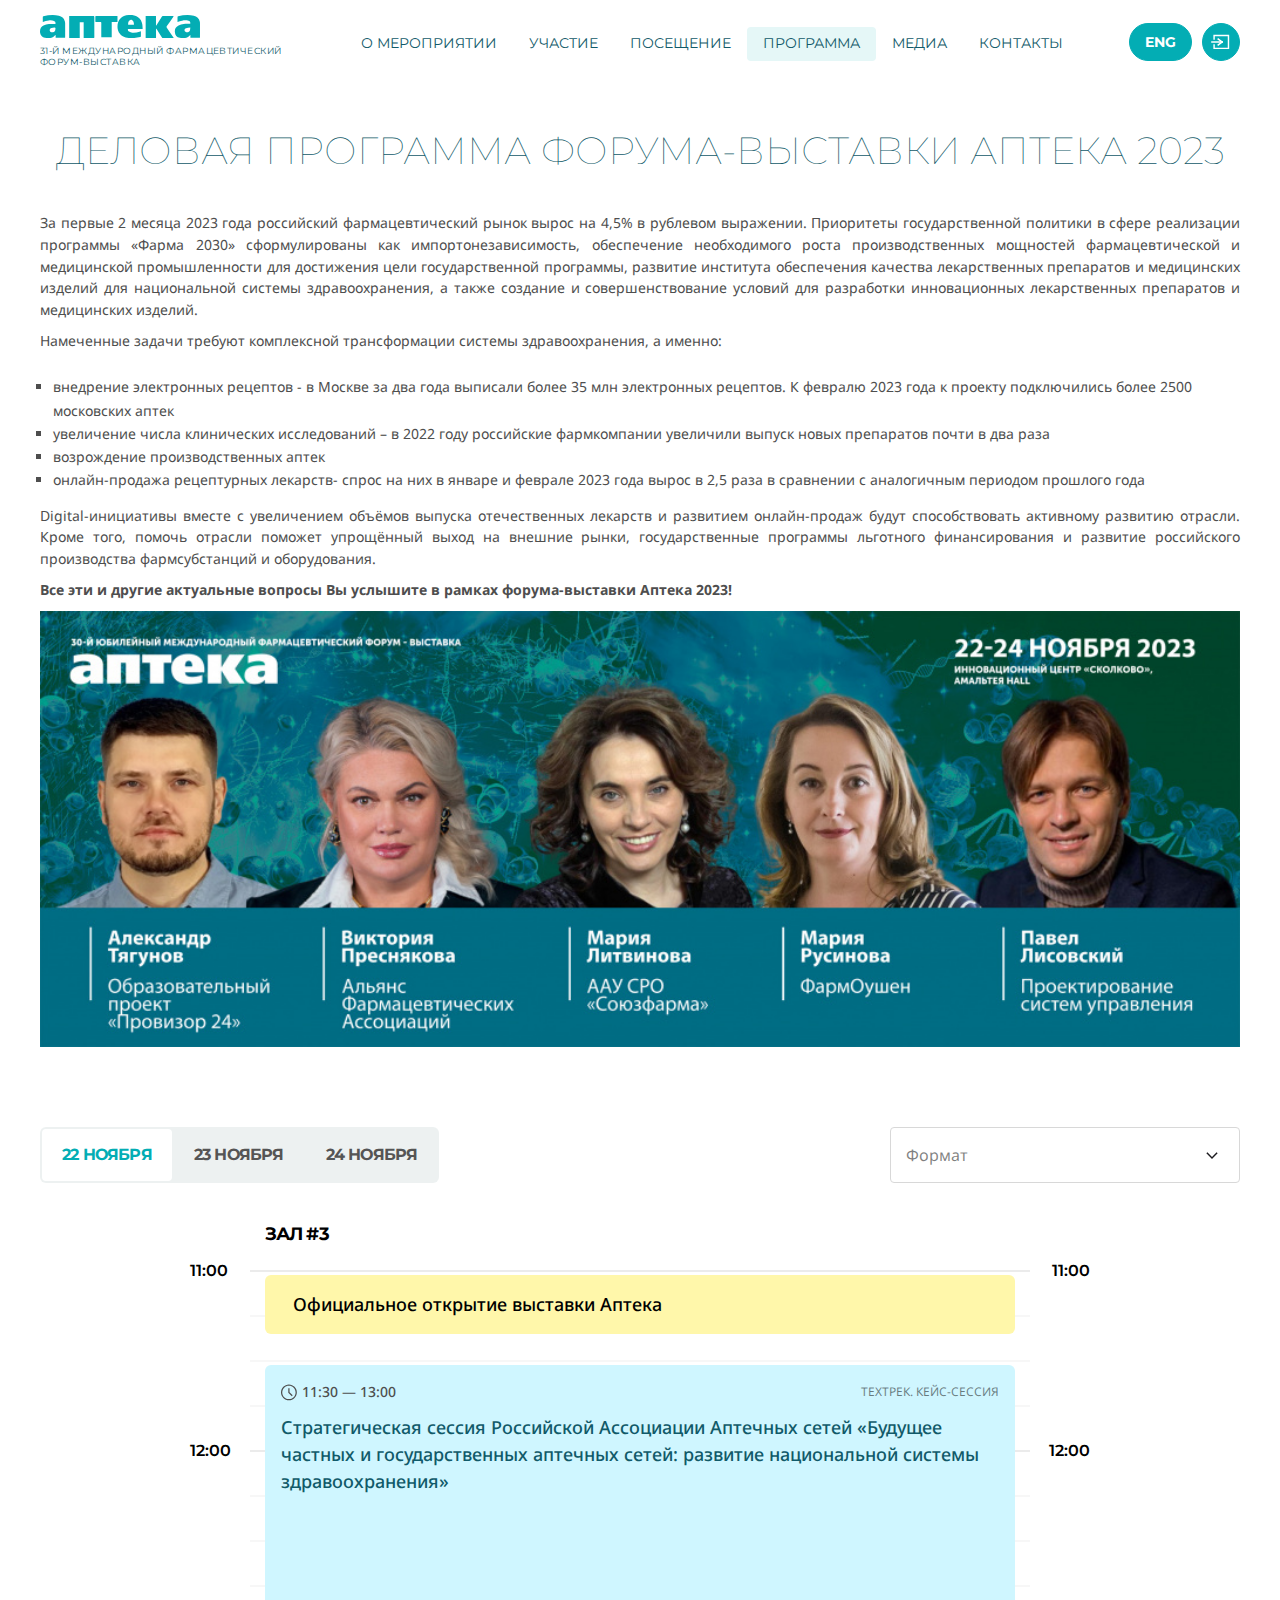
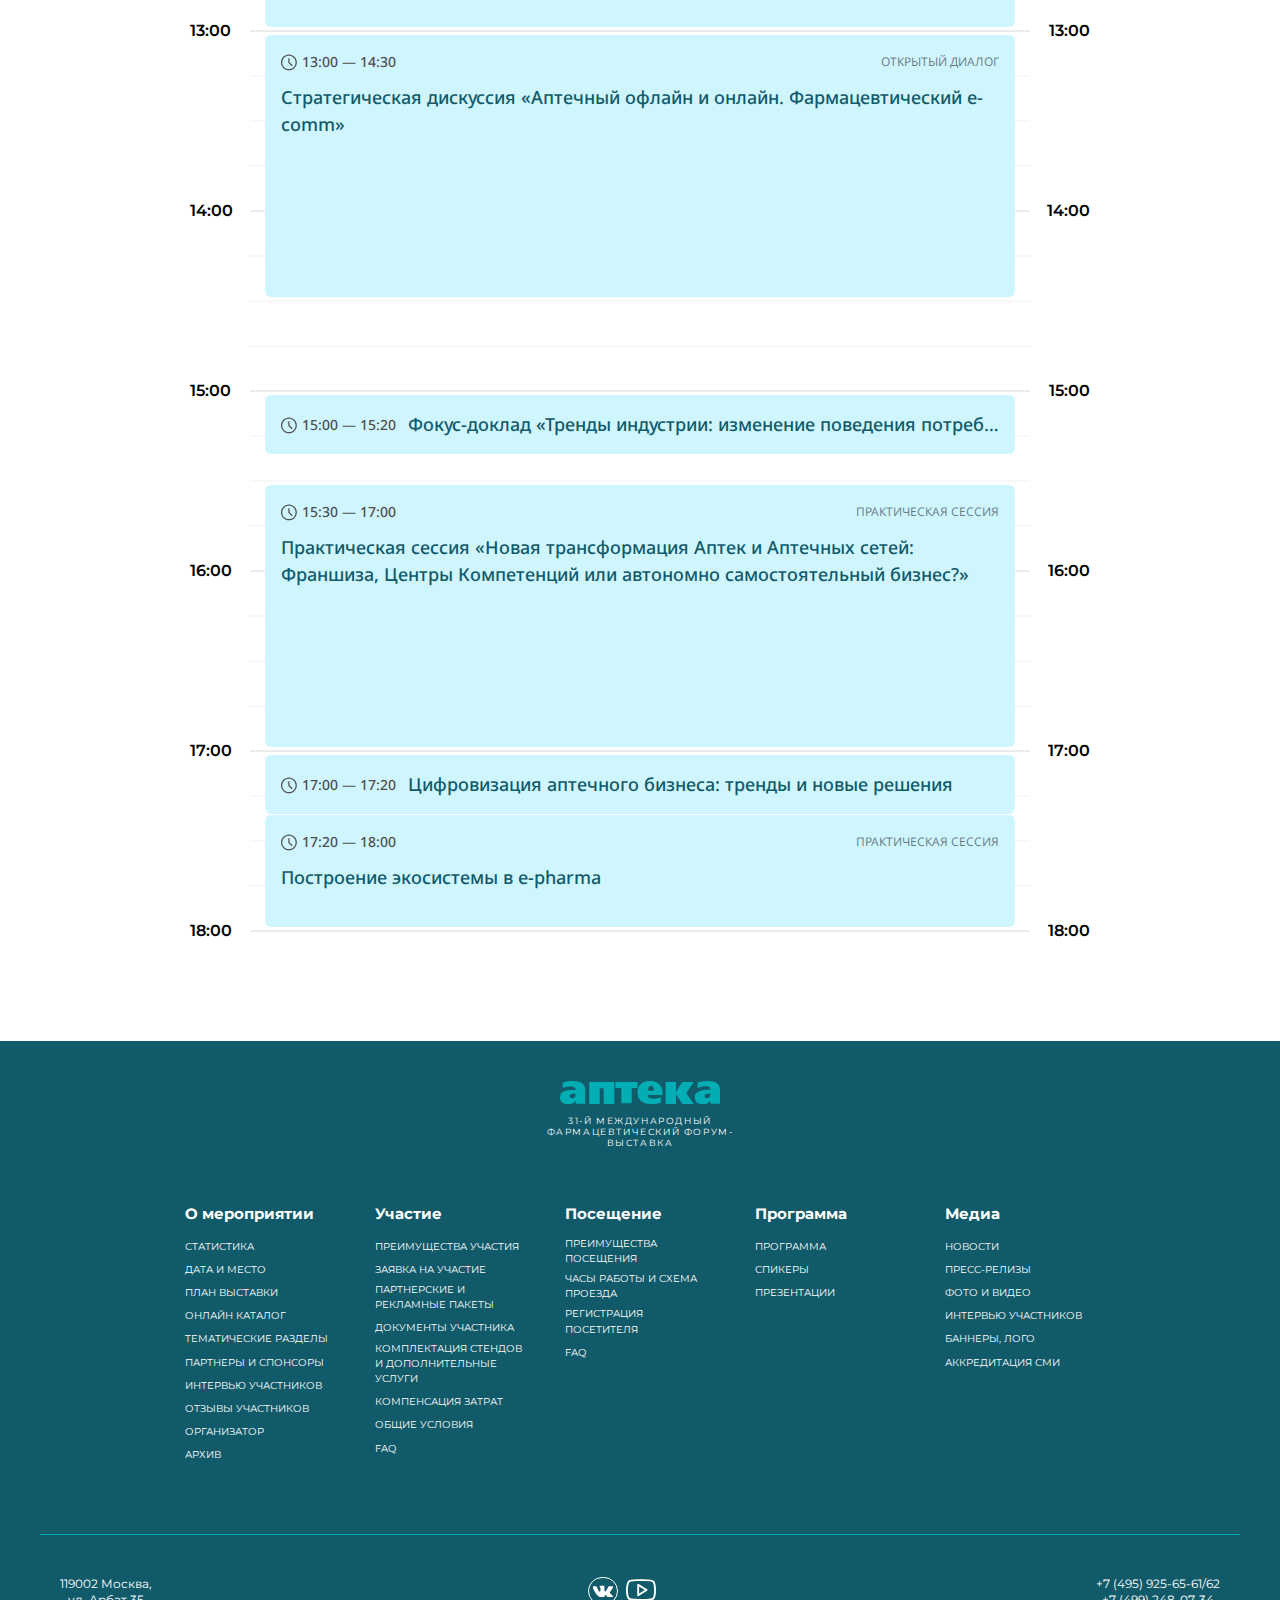
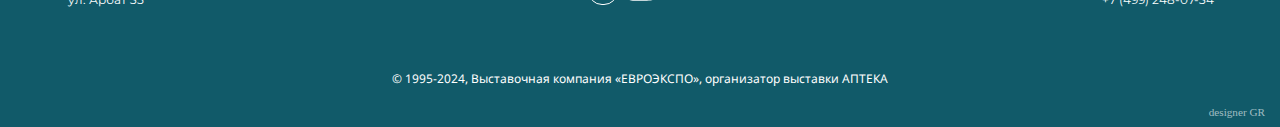
<file: prog_programmaall.html>
<!doctype html>
<html>
<head>
	<meta http-equiv="Content-Type" content="text/html; charset=UTF-8" />
<meta name="robots" content="index, follow" />
<meta name="keywords" content="программа мероприятий выставки, программа международной выставки, программа фармацевтической выставки, программа фармацевтического форума, программа международной выставки фармацевтической, программа международной выставки аптека, программа международного фармацевтического форума, аптека выставка программа" />
<meta name="description" content="Ознакомьтесь с важными мероприятиями и выступлениями, запланированными в деловой программе фармацевтического форума-выставки Аптека 2023. Получите ценные знания и обновленную информацию об отрасли." />
<link href="local/templates/apteka-gr/components/bitrix/menu/top-menu/style.css" type="text/css"  data-template-style="true"  rel="stylesheet" />
<link href="local/templates/apteka-gr/template_styles.css" type="text/css"  data-template-style="true"  rel="stylesheet" />
<link rel='shortcut icon' href='local/favicon.ico' />
<meta name='viewport' content='width=device-width, initial-scale=1'>
<meta http-equiv='X-UA-Compatible' content='IE=edge,chrome=1'>



	<link rel="apple-touch-icon" sizes="57x57" href="apple-icon-57x57.png">
	<link rel="apple-touch-icon" sizes="60x60" href="apple-icon-60x60.png">
	<link rel="apple-touch-icon" sizes="72x72" href="apple-icon-72x72.png">
	<link rel="apple-touch-icon" sizes="76x76" href="apple-icon-76x76.png">
	<link rel="apple-touch-icon" sizes="114x114" href="apple-icon-114x114.png">
	<link rel="apple-touch-icon" sizes="120x120" href="apple-icon-120x120.png">
	<link rel="apple-touch-icon" sizes="144x144" href="apple-icon-144x144.png">
	<link rel="apple-touch-icon" sizes="152x152" href="apple-icon-152x152.png">
	<link rel="apple-touch-icon" sizes="180x180" href="apple-icon-180x180.png">
	<link rel="icon" type="image/png" sizes="192x192"  href="android-icon-192x192.png">
	<link rel="icon" type="image/png" sizes="32x32" href="favicon-32x32.png">
	<link rel="icon" type="image/png" sizes="96x96" href="favicon-96x96.png">
	<link rel="icon" type="image/png" sizes="16x16" href="favicon-16x16.png">
	<link rel="manifest" href="manifest.json">

	<meta name="msapplication-TileColor" content="#ffffff">
	<meta name="msapplication-TileImage" content="ms-icon-144x144.png">
	<meta name="theme-color" content="#ffffff">

  <link rel="stylesheet" type="text/css" href="js/slick/slick.css">
  <link rel="stylesheet" type="text/css" href="js/slick/slick-theme.css">

	<title>Деловая программа фармацевтического форума-выставки Аптека 2023 | Важные мероприятия и выступления</title>
</head>
<body>


<div class="fixed-header">
		<div class="wrap">
			<div class="logo header--logo">
				<a href="/">
					<svg width="159px" height="23px" viewBox="0 0 159 23">
						<g class=" logo--svg">
							<path
								d="M43.3818641,22.9238543 C43.3818641,17.6450469 43.3818641,12.5035946 43.3818641,7.28409963 C42.0915874,7.28409963 40.8705452,7.28409963 39.489005,7.28409963 C39.489005,12.4661341 39.489005,17.6575337 39.489005,22.9144892 C35.9171416,22.9144892 32.499482,22.9144892 29,22.9144892 C29,15.6565192 29,8.42664459 29,1.07814508 C29.3744949,1.05941484 29.7521369,1.02819776 30.1266318,1.02507605 C37.6668827,1.02195435 45.2071335,1.04068459 52.7442373,1 C53.7261064,0.993858978 54.0061908,1.27169095 54,2.23005516 C53.9652796,8.74818046 53.9621326,15.2631841 54,21.7813094 C54.0061908,22.7552821 53.7009303,23.0206272 52.7347963,22.9987753 C50.0094802,22.9332194 47.2841642,22.9769233 44.5588482,22.9738016 C44.2158234,22.9738016 43.8696516,22.9457063 43.3818641,22.9238543 Z"
								id="Path"></path>
							<path
								d="M105,1.04822116 C108.41577,1.04822116 111.757015,1.04822116 115.262837,1.04822116 C115.262837,4.18635021 115.262837,7.3057255 115.262837,10.4251008 C115.346678,10.4438545 115.427415,10.4626083 115.511257,10.4813621 C115.700676,10.2125582 115.905623,9.95000555 116.082622,9.66869917 C117.734612,7.02754474 119.364866,4.3738878 121.041699,1.75148714 C121.24975,1.42329635 121.693801,1.04196991 122.035378,1.03571866 C125.593989,0.982583007 129.155706,1.00446239 132.93479,1.00446239 C132.639792,1.46705512 132.437951,1.80774841 132.214373,2.12968795 C130.174226,5.05840002 128.149606,7.99961459 126.075302,10.9033216 C125.643673,11.5096932 125.612621,11.9222759 126.04425,12.5505268 C128.2645,15.7824247 130.431962,19.0455788 132.61495,22.3024816 C132.726738,22.4712655 132.813685,22.6556774 133,22.9838682 C132.018742,22.9838682 131.1648,22.9838682 130.310857,22.9838682 C127.727293,22.9838682 125.143729,22.9588632 122.560164,22.9994964 C121.845958,23.0119989 121.426749,22.793205 121.05412,22.1774566 C119.464234,19.5394278 117.82777,16.9295296 116.203726,14.3133802 C115.989464,13.9695613 115.753466,13.6444961 115.309416,13.3631897 C115.309416,16.5231982 115.309416,19.680081 115.309416,22.9119788 C111.809804,22.9119788 108.443717,22.9119788 105.003105,22.9119788 C105,15.6511484 105,8.4121973 105,1.04822116 Z"
								id="Path"></path>
							<path
								d="M24.9358151,22.5360488 C21.7745145,22.5360488 18.724571,22.5360488 15.5323379,22.5360488 C15.5323379,21.6775983 15.5323379,20.8567443 15.5323379,19.7977798 C15.1302155,20.114216 14.9013151,20.2489363 14.7342797,20.4337851 C13.2185876,22.1318878 11.235815,22.8524849 9.07054063,22.9715401 C7.6631123,23.0498658 6.20619199,22.9715401 4.83278941,22.6739021 C2.17878171,22.0974245 0.409443247,20.0734866 0.081558846,17.5670619 C-0.32984328,14.3995678 0.817752123,11.6988952 3.46557332,10.5052105 C5.14211432,9.75015003 7.01043675,9.25826419 8.83854695,9.04835113 C10.9914483,8.80397472 13.1938416,8.99195657 15.309624,8.99195657 C15.6406016,7.35338146 15.2199198,6.50433011 13.9362214,5.93098547 C12.2256547,5.16652595 10.4191972,5.16339292 8.61273977,5.3952372 C7.61671357,5.52369146 6.62687387,5.72420543 5.65250041,5.97171487 C4.71833919,6.20982521 3.81201722,6.55132557 2.76340579,6.88655987 C2.76340579,5.13832867 2.74175304,3.49662053 2.78815178,1.85804541 C2.79433828,1.63560022 3.09129019,1.26903562 3.30781762,1.22204015 C8.43023807,0.0784839079 13.5866843,-0.626448025 18.7585967,0.786548872 C21.5641736,1.55100839 23.8315252,3.10185864 24.6543294,6.15969672 C24.8337379,6.83016531 24.9760273,7.53823027 24.9822138,8.23063008 C25.0100531,12.801722 24.9976801,17.372814 24.9945868,21.943906 C24.9945868,22.1099566 24.9605611,22.2791403 24.9358151,22.5360488 Z M15.3367579,13.5468195 C15.5298098,12.7441476 15.1405413,12.3488468 14.1373046,12.4846371 C13.2669888,12.6023221 12.3650252,12.6053397 11.5231925,12.8135516 C10.0610621,13.1756592 9.34898554,14.373632 9.70660619,15.6621317 C10.0104255,16.76656 11.4440729,17.4726699 12.7954359,17.1860013 C14.3999817,16.8480342 15.2861213,15.6259209 15.3367579,13.5468195 Z"
								id="Shape"></path>
							<path
								d="M158.932894,22.5766463 C156.027828,22.5766463 153.206651,22.5766463 150.385474,22.5735138 C150.115163,22.5735138 149.844852,22.5390571 149.481331,22.5139977 C149.481331,21.6619771 149.481331,20.8694726 149.481331,19.8764927 C149.151986,20.1145573 148.95003,20.214795 148.810214,20.3714164 C147.297094,22.0723252 145.327241,22.8366378 143.146111,22.9650674 C141.732416,23.0465106 140.265901,22.9963917 138.886383,22.698811 C135.944032,22.0629279 134.23517,20.0362465 134.023892,16.7879179 C133.853006,14.1629427 134.548979,11.7791644 137.736784,10.3319823 C139.321366,9.6115237 141.129653,9.35153211 142.860265,9.01636224 C143.913546,8.81275437 145.013432,8.83468137 146.094676,8.80022465 C147.169706,8.76890037 148.247843,8.7939598 149.298016,8.7939598 C149.627361,7.17136171 149.130237,6.2880168 147.573619,5.75863634 C145.460843,5.04131016 143.301462,5.16034245 141.166938,5.63020677 C139.681781,5.95597936 138.224587,6.41957881 136.664862,6.84558912 C136.664862,5.14468031 136.643112,3.49702279 136.689718,1.8524977 C136.695932,1.63322769 136.997313,1.27299839 137.214805,1.22601196 C142.397319,0.110867324 147.61401,-0.656577718 152.840022,0.803134075 C155.860049,1.64575741 158.193423,3.37172564 158.858326,6.72029197 C158.945322,7.16509685 158.991928,7.62556387 158.991928,8.07663361 C159.001249,12.6468471 159.001249,17.2170607 158.998142,21.7872742 C159.001249,21.9877497 158.967072,22.19449 158.932894,22.5766463 Z M149.384615,12.4583333 C147.723322,12.7037286 146.384794,12.808898 145.10639,13.1214848 C144.109614,13.3639587 143.517877,14.363068 143.62863,15.2803789 C143.742547,16.2531958 144.321626,16.8812908 145.378525,17.1442143 C146.897422,17.5239927 148.5334,16.8608412 148.992234,15.4819536 C149.273863,14.6435197 149.23589,13.711602 149.384615,12.4583333 Z"
								id="Shape"></path>
							<path
								d="M102,13.9058194 C97.0002657,13.9058194 92.2169701,13.9058194 87.3996627,13.9058194 C87.1368442,15.1174936 87.5882736,16.0317284 88.4633044,16.5013696 C89.4465545,17.0273677 90.5689439,17.4312591 91.6696893,17.5502348 C94.1092628,17.8101029 96.5148246,17.4249972 98.8430867,16.6172144 C99.2635962,16.4731911 99.6995657,16.373001 100.274674,16.210192 C100.274674,17.9854356 100.296318,19.6542273 100.246846,21.3230189 C100.240662,21.5202682 99.8819926,21.8302314 99.64391,21.8803264 C94.8296946,22.9354536 89.9845593,23.552249 85.1115963,22.3123963 C80.269553,21.0788055 77.0600761,16.9397013 77.0013284,11.9771596 C76.9147529,4.8730542 81.0641923,0.458427203 88.181934,0.0482739155 C91.3233874,-0.13332067 94.3720813,0.139071208 97.111577,1.87987448 C99.8943605,3.64885622 101.291936,6.31328712 101.706262,9.52876366 C101.882505,10.9095087 101.897965,12.3121703 102,13.9058194 Z M93.3461538,9.58333333 C93.2981729,7.78073225 93.1862173,6.1567066 91.6476273,5.17959573 C90.7327901,4.6000679 89.7635744,4.68093225 88.9191092,5.34806312 C87.5756419,6.40940768 87.5564495,7.94919964 87.5820394,9.58333333 C89.517272,9.58333333 91.3661389,9.58333333 93.3461538,9.58333333 Z"
								id="Shape"></path>
							<path
								d="M77,1.11976048 C77,3.02694611 77,4.89820359 77,6.88622754 C75.1278796,6.88622754 73.2742646,6.88622754 71.2633544,6.88622754 C71.2633544,11.9790419 71.2633544,16.9580838 71.2633544,22 C67.7596827,22 64.4133061,22 60.9558976,22 C60.9343081,21.5958084 60.9003817,21.2065868 60.9003817,20.8173653 C60.8972975,16.5508982 60.8787922,12.2814371 60.9127186,8.01497006 C60.918887,7.2005988 60.6999075,6.8742515 59.8085685,6.91916168 C58.4946916,6.98502994 57.1715621,6.91017964 55.854601,6.9491018 C55.2161678,6.96706587 54.9910199,6.73652695 55.0002726,6.13772455 C55.0218621,4.69161677 55.0156937,3.24850299 55.0033568,1.80239521 C55.0002726,1.29041916 55.1328939,1 55.7620744,1 C62.7354915,1.02095808 69.7089085,1.01796407 76.6823255,1.02694611 C76.7470941,1.02994012 76.8118627,1.06586826 77,1.11976048 Z"
								id="Path"></path>
						</g>
					</svg>
				</a>
				<div class="logo--slogan header--logo--slogan__left">
					31-й Международный фармацевтический форум-выставка
				</div>
			</div>
		  	<button class="btnenter header--btnenter__right">
				<span class="btnenter--name">
					<svg width="15px" height="11px" viewBox="2 0 15 11" class="btnenter--name--line modalenter">
						<g transform="translate(-242.000000, -18.000000)" class="modalenter btnenter-svg">
							<g transform="translate(243.000000, 19.000000)">
								<polyline id="Path-2" points="3 3 3 0 13 0 13 9 3 9 3 6"></polyline>
								<g id="Group-2" transform="translate(0.000000, 2.000000)" stroke-linecap="square">
									<line x1="0.45" y1="2.5" x2="8.55" y2="2.5" id="Line-7"></line>
									<line x1="8.55" y1="2.5" x2="5.85" y2="0.5" id="Line-2"></line>
									<line x1="8.55" y1="4.5" x2="5.85" y2="2.5" id="Line-2"
										transform="translate(7.200000, 3.500000) scale(1, -1) translate(-7.200000, -3.500000) ">
									</line>
								</g>
							</g>
						</g>
					</svg>
				</span>
				<span class="btnenter--box"></span>
			</button>
			<a href="/en/" class="btnaction header--btnaction__right">
				<span class="btnaction--name">ENG</span>
				<span class="btnaction--box"></span>
			</a>
			<nav class="nav">

<ul id="horizontal-multilevel-menu">



					<li><span class="root-item">О мероприятии</span>
				<ul>
				<span class="nav--tramngle"></span>






							<li><a href="/about/statistika/">Статистика</a></li>







							<li><a href="/about/data-i-mesto/">Дата и место</a></li>







							<li><a href="/about/plan/">План выставки</a></li>







							<li><a href="/about/catalog/">онлайн каталог</a></li>







							<li><a href="/about/tematicheskie-razdely/">Тематические разделы</a></li>







							<li><a href="/about/partnery-i-sponsory/">Партнеры и спонсоры</a></li>







							<li><a href="/about/intervyu-uchastnikov/">интервью участников</a></li>







							<li><a href="/about/otyvy-uchastnikov/">Отзывы участников</a></li>







							<li><a href="/about/organizator/">Организатор</a></li>







							<li><a href="/about/arkhiv/">архив</a></li>




			</ul></li>

					<li><span class="root-item">Участие</span>
				<ul>
				<span class="nav--tramngle"></span>






							<li><a href="/uchastie/preimushchestva-uchastiya/">Преимущества участия</a></li>







							<li><a href="/uchastie/zayavka-na-uchastie/">Заявка на участие</a></li>







							<li><a href="/uchastie/partnerskie-i-reklamnye-pakety/">ПАРТНЕРСКИЕ И РЕКЛАМНЫЕ ПАКЕТЫ</a></li>







							<li><a href="/uchastie/dokumenty-uchastnika/">Документы участника</a></li>







							<li><a href="/uchastie/build/">Комплектация стендов и дополнительные услуги</a></li>







							<li><a href="/uchastie/kompensatsiya-zatrat/">Компенсация затрат</a></li>







							<li><a href="/uchastie/uchastnikam/">Общие условия</a></li>







							<li><a href="/uchastie/faq/">FAQ</a></li>




			</ul></li>

					<li><span class="root-item">Посещение</span>
				<ul>
				<span class="nav--tramngle"></span>






							<li><a href="/poseshchenie/preimushchestva-poseshcheniya/">Преимущества посещения</a></li>







							<li><a href="/about/data-i-mesto/">Часы работы и схема проезда</a></li>







							<li><a href="/poseshchenie/registratsiya-posetitelya/">Регистрация посетителя</a></li>







							<li><a href="/poseshchenie/faq/">FAQ</a></li>




			</ul></li>

					<li class="item-selected"><span class="root-item">Программа</span>
				<ul>
				<span class="nav--tramngle"></span>






							<li class="item-selected"><a href="/prog/programmaall/">Программа </a></li>







							<li><a href="/prog/speakers/">Спикеры</a></li>







							<li><a href="/prog/prezentatsii/">Презентации</a></li>




			</ul></li>

					<li><span class="root-item">Медиа</span>
				<ul>
				<span class="nav--tramngle"></span>






							<li><a href="/media/news/">новости</a></li>







							<li><a href="/media/press_reliz/">Пресс-релизы</a></li>







							<li><a href="/media/foto-i-video/">Фото и видео</a></li>







							<li><a href="/about/intervyu-uchastnikov/">Интервью участников</a></li>







							<li><a href="/media/bannery-logo/">Баннеры, лого</a></li>







							<li><a href="/media/akkreditatsiya-smi/">Аккредитация СМИ</a></li>




			</ul></li>


							<li><a href="/contacts/" class="root-item">Контакты</a></li>






</ul>
<div class="menu-clear-left"></div>
			</nav>
			<button class="btn-nmenu  header--btnmenu__right">
				<span class="btn-nmenu--name">
					<svg width="14px" height="9px" viewBox="0 0 14 9" class="btnmenu--name--svg">
						<line x1="0.25" y1="0.5" x2="11.75" y2="0.5" class="svg"></line>
						<line x1="0.25" y1="4.5" x2="11.75" y2="4.5" class="svg"></line>
						<line x1="0.25" y1="8.5" x2="11.75" y2="8.5" class="svg"></line>
					</svg>
				</span>
				<span class="btnmenu--box"></span>
			</button>
			<div class="logo--slogan header--logo--slogan__center">
				31-й Международный фармацевтический<br> форум-выставка
			</div>
		</div>
	</div>
	<header>
		<div class="wrap">
			<div class="logo header--logo">
				<a href="/">
					<svg width="159px" height="23px" viewBox="0 0 159 23">
						<g class=" logo--svg">
							<path
								d="M43.3818641,22.9238543 C43.3818641,17.6450469 43.3818641,12.5035946 43.3818641,7.28409963 C42.0915874,7.28409963 40.8705452,7.28409963 39.489005,7.28409963 C39.489005,12.4661341 39.489005,17.6575337 39.489005,22.9144892 C35.9171416,22.9144892 32.499482,22.9144892 29,22.9144892 C29,15.6565192 29,8.42664459 29,1.07814508 C29.3744949,1.05941484 29.7521369,1.02819776 30.1266318,1.02507605 C37.6668827,1.02195435 45.2071335,1.04068459 52.7442373,1 C53.7261064,0.993858978 54.0061908,1.27169095 54,2.23005516 C53.9652796,8.74818046 53.9621326,15.2631841 54,21.7813094 C54.0061908,22.7552821 53.7009303,23.0206272 52.7347963,22.9987753 C50.0094802,22.9332194 47.2841642,22.9769233 44.5588482,22.9738016 C44.2158234,22.9738016 43.8696516,22.9457063 43.3818641,22.9238543 Z"
								id="Path"></path>
							<path
								d="M105,1.04822116 C108.41577,1.04822116 111.757015,1.04822116 115.262837,1.04822116 C115.262837,4.18635021 115.262837,7.3057255 115.262837,10.4251008 C115.346678,10.4438545 115.427415,10.4626083 115.511257,10.4813621 C115.700676,10.2125582 115.905623,9.95000555 116.082622,9.66869917 C117.734612,7.02754474 119.364866,4.3738878 121.041699,1.75148714 C121.24975,1.42329635 121.693801,1.04196991 122.035378,1.03571866 C125.593989,0.982583007 129.155706,1.00446239 132.93479,1.00446239 C132.639792,1.46705512 132.437951,1.80774841 132.214373,2.12968795 C130.174226,5.05840002 128.149606,7.99961459 126.075302,10.9033216 C125.643673,11.5096932 125.612621,11.9222759 126.04425,12.5505268 C128.2645,15.7824247 130.431962,19.0455788 132.61495,22.3024816 C132.726738,22.4712655 132.813685,22.6556774 133,22.9838682 C132.018742,22.9838682 131.1648,22.9838682 130.310857,22.9838682 C127.727293,22.9838682 125.143729,22.9588632 122.560164,22.9994964 C121.845958,23.0119989 121.426749,22.793205 121.05412,22.1774566 C119.464234,19.5394278 117.82777,16.9295296 116.203726,14.3133802 C115.989464,13.9695613 115.753466,13.6444961 115.309416,13.3631897 C115.309416,16.5231982 115.309416,19.680081 115.309416,22.9119788 C111.809804,22.9119788 108.443717,22.9119788 105.003105,22.9119788 C105,15.6511484 105,8.4121973 105,1.04822116 Z"
								id="Path"></path>
							<path
								d="M24.9358151,22.5360488 C21.7745145,22.5360488 18.724571,22.5360488 15.5323379,22.5360488 C15.5323379,21.6775983 15.5323379,20.8567443 15.5323379,19.7977798 C15.1302155,20.114216 14.9013151,20.2489363 14.7342797,20.4337851 C13.2185876,22.1318878 11.235815,22.8524849 9.07054063,22.9715401 C7.6631123,23.0498658 6.20619199,22.9715401 4.83278941,22.6739021 C2.17878171,22.0974245 0.409443247,20.0734866 0.081558846,17.5670619 C-0.32984328,14.3995678 0.817752123,11.6988952 3.46557332,10.5052105 C5.14211432,9.75015003 7.01043675,9.25826419 8.83854695,9.04835113 C10.9914483,8.80397472 13.1938416,8.99195657 15.309624,8.99195657 C15.6406016,7.35338146 15.2199198,6.50433011 13.9362214,5.93098547 C12.2256547,5.16652595 10.4191972,5.16339292 8.61273977,5.3952372 C7.61671357,5.52369146 6.62687387,5.72420543 5.65250041,5.97171487 C4.71833919,6.20982521 3.81201722,6.55132557 2.76340579,6.88655987 C2.76340579,5.13832867 2.74175304,3.49662053 2.78815178,1.85804541 C2.79433828,1.63560022 3.09129019,1.26903562 3.30781762,1.22204015 C8.43023807,0.0784839079 13.5866843,-0.626448025 18.7585967,0.786548872 C21.5641736,1.55100839 23.8315252,3.10185864 24.6543294,6.15969672 C24.8337379,6.83016531 24.9760273,7.53823027 24.9822138,8.23063008 C25.0100531,12.801722 24.9976801,17.372814 24.9945868,21.943906 C24.9945868,22.1099566 24.9605611,22.2791403 24.9358151,22.5360488 Z M15.3367579,13.5468195 C15.5298098,12.7441476 15.1405413,12.3488468 14.1373046,12.4846371 C13.2669888,12.6023221 12.3650252,12.6053397 11.5231925,12.8135516 C10.0610621,13.1756592 9.34898554,14.373632 9.70660619,15.6621317 C10.0104255,16.76656 11.4440729,17.4726699 12.7954359,17.1860013 C14.3999817,16.8480342 15.2861213,15.6259209 15.3367579,13.5468195 Z"
								id="Shape"></path>
							<path
								d="M158.932894,22.5766463 C156.027828,22.5766463 153.206651,22.5766463 150.385474,22.5735138 C150.115163,22.5735138 149.844852,22.5390571 149.481331,22.5139977 C149.481331,21.6619771 149.481331,20.8694726 149.481331,19.8764927 C149.151986,20.1145573 148.95003,20.214795 148.810214,20.3714164 C147.297094,22.0723252 145.327241,22.8366378 143.146111,22.9650674 C141.732416,23.0465106 140.265901,22.9963917 138.886383,22.698811 C135.944032,22.0629279 134.23517,20.0362465 134.023892,16.7879179 C133.853006,14.1629427 134.548979,11.7791644 137.736784,10.3319823 C139.321366,9.6115237 141.129653,9.35153211 142.860265,9.01636224 C143.913546,8.81275437 145.013432,8.83468137 146.094676,8.80022465 C147.169706,8.76890037 148.247843,8.7939598 149.298016,8.7939598 C149.627361,7.17136171 149.130237,6.2880168 147.573619,5.75863634 C145.460843,5.04131016 143.301462,5.16034245 141.166938,5.63020677 C139.681781,5.95597936 138.224587,6.41957881 136.664862,6.84558912 C136.664862,5.14468031 136.643112,3.49702279 136.689718,1.8524977 C136.695932,1.63322769 136.997313,1.27299839 137.214805,1.22601196 C142.397319,0.110867324 147.61401,-0.656577718 152.840022,0.803134075 C155.860049,1.64575741 158.193423,3.37172564 158.858326,6.72029197 C158.945322,7.16509685 158.991928,7.62556387 158.991928,8.07663361 C159.001249,12.6468471 159.001249,17.2170607 158.998142,21.7872742 C159.001249,21.9877497 158.967072,22.19449 158.932894,22.5766463 Z M149.384615,12.4583333 C147.723322,12.7037286 146.384794,12.808898 145.10639,13.1214848 C144.109614,13.3639587 143.517877,14.363068 143.62863,15.2803789 C143.742547,16.2531958 144.321626,16.8812908 145.378525,17.1442143 C146.897422,17.5239927 148.5334,16.8608412 148.992234,15.4819536 C149.273863,14.6435197 149.23589,13.711602 149.384615,12.4583333 Z"
								id="Shape"></path>
							<path
								d="M102,13.9058194 C97.0002657,13.9058194 92.2169701,13.9058194 87.3996627,13.9058194 C87.1368442,15.1174936 87.5882736,16.0317284 88.4633044,16.5013696 C89.4465545,17.0273677 90.5689439,17.4312591 91.6696893,17.5502348 C94.1092628,17.8101029 96.5148246,17.4249972 98.8430867,16.6172144 C99.2635962,16.4731911 99.6995657,16.373001 100.274674,16.210192 C100.274674,17.9854356 100.296318,19.6542273 100.246846,21.3230189 C100.240662,21.5202682 99.8819926,21.8302314 99.64391,21.8803264 C94.8296946,22.9354536 89.9845593,23.552249 85.1115963,22.3123963 C80.269553,21.0788055 77.0600761,16.9397013 77.0013284,11.9771596 C76.9147529,4.8730542 81.0641923,0.458427203 88.181934,0.0482739155 C91.3233874,-0.13332067 94.3720813,0.139071208 97.111577,1.87987448 C99.8943605,3.64885622 101.291936,6.31328712 101.706262,9.52876366 C101.882505,10.9095087 101.897965,12.3121703 102,13.9058194 Z M93.3461538,9.58333333 C93.2981729,7.78073225 93.1862173,6.1567066 91.6476273,5.17959573 C90.7327901,4.6000679 89.7635744,4.68093225 88.9191092,5.34806312 C87.5756419,6.40940768 87.5564495,7.94919964 87.5820394,9.58333333 C89.517272,9.58333333 91.3661389,9.58333333 93.3461538,9.58333333 Z"
								id="Shape"></path>
							<path
								d="M77,1.11976048 C77,3.02694611 77,4.89820359 77,6.88622754 C75.1278796,6.88622754 73.2742646,6.88622754 71.2633544,6.88622754 C71.2633544,11.9790419 71.2633544,16.9580838 71.2633544,22 C67.7596827,22 64.4133061,22 60.9558976,22 C60.9343081,21.5958084 60.9003817,21.2065868 60.9003817,20.8173653 C60.8972975,16.5508982 60.8787922,12.2814371 60.9127186,8.01497006 C60.918887,7.2005988 60.6999075,6.8742515 59.8085685,6.91916168 C58.4946916,6.98502994 57.1715621,6.91017964 55.854601,6.9491018 C55.2161678,6.96706587 54.9910199,6.73652695 55.0002726,6.13772455 C55.0218621,4.69161677 55.0156937,3.24850299 55.0033568,1.80239521 C55.0002726,1.29041916 55.1328939,1 55.7620744,1 C62.7354915,1.02095808 69.7089085,1.01796407 76.6823255,1.02694611 C76.7470941,1.02994012 76.8118627,1.06586826 77,1.11976048 Z"
								id="Path"></path>
						</g>
					</svg>
				</a>
				<div class="logo--slogan header--logo--slogan__left">
					31-й Международный фармацевтический форум-выставка
				</div>
			</div>
		   <button class="btnenter header--btnenter__right">
				<span class="btnenter--name">
					<svg width="15px" height="11px" viewBox="2 0 15 11" class="btnenter--name--line modalenter">
						<g transform="translate(-242.000000, -18.000000)" class="modalenter btnenter-svg">
							<g transform="translate(243.000000, 19.000000)">
								<polyline id="Path-2" points="3 3 3 0 13 0 13 9 3 9 3 6"></polyline>
								<g id="Group-2" transform="translate(0.000000, 2.000000)" stroke-linecap="square">
									<line x1="0.45" y1="2.5" x2="8.55" y2="2.5" id="Line-7"></line>
									<line x1="8.55" y1="2.5" x2="5.85" y2="0.5" id="Line-2"></line>
									<line x1="8.55" y1="4.5" x2="5.85" y2="2.5" id="Line-2"
										transform="translate(7.200000, 3.500000) scale(1, -1) translate(-7.200000, -3.500000) ">
									</line>
								</g>
							</g>
						</g>
					</svg>
				</span>
				<span class="btnenter--box"></span>
			</button>

			<a href="/en/" class="btnaction header--btnaction__right">
				<span class="btnaction--name">ENG</span>
				<span class="btnaction--box"></span>
			</a>
			<nav class="nav">

<ul id="horizontal-multilevel-menu">



					<li><span class="root-item">О мероприятии</span>
				<ul>
				<span class="nav--tramngle"></span>






							<li><a href="/about/statistika/">Статистика</a></li>







							<li><a href="/about/data-i-mesto/">Дата и место</a></li>







							<li><a href="/about/plan/">План выставки</a></li>







							<li><a href="/about/catalog/">онлайн каталог</a></li>







							<li><a href="/about/tematicheskie-razdely/">Тематические разделы</a></li>







							<li><a href="/about/partnery-i-sponsory/">Партнеры и спонсоры</a></li>







							<li><a href="/about/intervyu-uchastnikov/">интервью участников</a></li>







							<li><a href="/about/otyvy-uchastnikov/">Отзывы участников</a></li>







							<li><a href="/about/organizator/">Организатор</a></li>







							<li><a href="/about/arkhiv/">архив</a></li>




			</ul></li>

					<li><span class="root-item">Участие</span>
				<ul>
				<span class="nav--tramngle"></span>






							<li><a href="/uchastie/preimushchestva-uchastiya/">Преимущества участия</a></li>







							<li><a href="/uchastie/zayavka-na-uchastie/">Заявка на участие</a></li>







							<li><a href="/uchastie/partnerskie-i-reklamnye-pakety/">ПАРТНЕРСКИЕ И РЕКЛАМНЫЕ ПАКЕТЫ</a></li>







							<li><a href="/uchastie/dokumenty-uchastnika/">Документы участника</a></li>







							<li><a href="/uchastie/build/">Комплектация стендов и дополнительные услуги</a></li>







							<li><a href="/uchastie/kompensatsiya-zatrat/">Компенсация затрат</a></li>







							<li><a href="/uchastie/uchastnikam/">Общие условия</a></li>







							<li><a href="/uchastie/faq/">FAQ</a></li>




			</ul></li>

					<li><span class="root-item">Посещение</span>
				<ul>
				<span class="nav--tramngle"></span>






							<li><a href="/poseshchenie/preimushchestva-poseshcheniya/">Преимущества посещения</a></li>







							<li><a href="/about/data-i-mesto/">Часы работы и схема проезда</a></li>







							<li><a href="/poseshchenie/registratsiya-posetitelya/">Регистрация посетителя</a></li>







							<li><a href="/poseshchenie/faq/">FAQ</a></li>




			</ul></li>

					<li class="item-selected"><span class="root-item">Программа</span>
				<ul>
				<span class="nav--tramngle"></span>






							<li class="item-selected"><a href="/prog/programmaall/">Программа </a></li>







							<li><a href="/prog/speakers/">Спикеры</a></li>







							<li><a href="/prog/prezentatsii/">Презентации</a></li>




			</ul></li>

					<li><span class="root-item">Медиа</span>
				<ul>
				<span class="nav--tramngle"></span>






							<li><a href="/media/news/">новости</a></li>







							<li><a href="/media/press_reliz/">Пресс-релизы</a></li>







							<li><a href="/media/foto-i-video/">Фото и видео</a></li>







							<li><a href="/about/intervyu-uchastnikov/">Интервью участников</a></li>







							<li><a href="/media/bannery-logo/">Баннеры, лого</a></li>







							<li><a href="/media/akkreditatsiya-smi/">Аккредитация СМИ</a></li>




			</ul></li>


							<li><a href="/contacts/" class="root-item">Контакты</a></li>






</ul>
<div class="menu-clear-left"></div>
			</nav>
			<button class="btn-nmenu  header--btnmenu__right">
				<span class="btn-nmenu--name">
					<svg width="14px" height="9px" viewBox="0 0 14 9" class="btnmenu--name--svg">
						<line x1="0.25" y1="0.5" x2="11.75" y2="0.5" class="svg"></line>
						<line x1="0.25" y1="4.5" x2="11.75" y2="4.5" class="svg"></line>
						<line x1="0.25" y1="8.5" x2="11.75" y2="8.5" class="svg"></line>
					</svg>
				</span>
				<span class="btnmenu--box"></span>
			</button>
			<div class="logo--slogan header--logo--slogan__center">
				31-й Международный фармацевтический<br> форум-выставка
			</div>
		</div>
	</header>







<main>
		<div class="wrap">
<style>
.autoplay-slide div {border:1px sold red}
</style>
<h1 class="title main-title">Деловая программа форума-выставки Аптека 2023</h1>
<div class="description">
	<p>
		 За первые 2 месяца 2023 года российский фармацевтический рынок вырос на 4,5% в рублевом выражении. Приоритеты государственной политики в сфере реализации программы «Фарма 2030» сформулированы как импортонезависимость, обеспечение необходимого роста производственных мощностей фармацевтической и медицинской промышленности для достижения цели государственной программы, развитие института обеспечения качества лекарственных препаратов и медицинских изделий для национальной системы здравоохранения, а также создание и совершенствование условий для разработки инновационных лекарственных препаратов и медицинских изделий.
	</p>
	<p>
		 Намеченные задачи требуют комплексной трансформации системы здравоохранения, а именно:
	</p>
	<ul>
		<li>внедрение электронных рецептов - в Москве за два года выписали более 35 млн электронных рецептов. К февралю 2023 года к проекту подключились более 2500 московских аптек</li>
		<li>увеличение числа клинических исследований – в 2022 году российские фармкомпании увеличили выпуск новых препаратов почти в два раза</li>
		<li>возрождение производственных аптек</li>
		<li>онлайн-продажа рецептурных лекарств- спрос на них в январе и феврале 2023 года вырос в 2,5 раза в сравнении с аналогичным периодом прошлого года</li>
	</ul>
	<p>
		 Digital-инициативы вместе с увеличением объёмов выпуска отечественных лекарств и развитием онлайн-продаж будут способствовать активному развитию отрасли. Кроме того, помочь отрасли поможет упрощённый выход на внешние рынки, государственные программы льготного финансирования и развитие российского производства фармсубстанций и оборудования.
	</p>
	<p>
 <b>Все эти и другие актуальные вопросы Вы услышите в рамках форума-выставки Аптека 2023!</b>
	</p>
	<div class="autoplay-slide" style="text-align: center;">
		<div style="text-align: center">
 <img width="100%" alt="баннер_спикеры 150dpi.jpg" src="upload/medialibrary/e90/80qw9kjzysnxsu1805dejh3ja40umuiu.jpg" title="баннер_спикеры 150dpi.jpg" height="auto">
		</div>
		<div style="text-align: center">
 <img width="100%" alt="баннер1.jpg" src="upload/medialibrary/03c/tn60vmnipfko5tju4d2zhdr4c18heonu.jpg" title="баннер1.jpg" height="auto">
		</div>
		<div style="text-align: center;">
 <img width="100%" alt="баннер2.jpg" src="upload/medialibrary/58a/34dt3bal3hjjeszq3pz82o6koll1i4xh.jpg" title="баннер2.jpg" height="auto">
		</div>
	</div>

    <!-- program new -->
    <div class="program-new">

        <!-- program new filter -->
        <div class="program-new-filter">
            <div class="program-new-filter-dates">
                <div class="program-new-filter-dates-inner"></div>
            </div>
            <div class="program-new-filter-formats">
                <div class="program-new-filter-formats-current">
                    <div class="program-new-filter-formats-current-title">Формат</div>
                    <div class="program-new-filter-formats-current-values"></div>
                </div>
                <div class="program-new-filter-formats-list"></div>
            </div>
            <div class="program-new-filter-halls">
                <div class="program-new-filter-halls-inner">
                </div>
            </div>
        </div>
        <!-- program new filter END -->

        <!-- program new container -->
        <div class="program-new-container">
        </div>
        <!-- program new container END -->
        <script>
            var programNewData = {
                "colors" : [
                    {
                        "id"    : "1",
                        "bg"    : "#FFF7AA",
                        "color" : "#000000"
                    },
                    {
                        "id"    : "2",
                        "bg"    : "#CFF6FF",
                        "color" : "#115A69"
                    },
                    {
                        "id"    : "3",
                        "bg"    : "#CFFFDD",
                        "color" : "#115A69"
                    }
                ],

                "sections"  : {
                    "speakers"  : {
                        "title" : "Спикеры",
                        "menu"  : "Спикеры"
                    },
                    "video"     : {
                        "title" : "Видео",
                        "menu"  : "Видео"
                    },
                    "themes"    : {
                        "title" : "Темы для обсуждения",
                        "menu"  : "Темы"
                    },
                    "docs"      : {
                        "title" : "Материалы",
                        "menu"  : "Материалы"
                    },
                    "nears"     : {
                        "title" : "Ближайшие мероприятия в&nbsp;этом зале"
                    },
                    "others"    : {
                        "title" : "Мероприятия на&nbsp;это время в&nbsp;других залах"
                    }
                },

                "data"  : [
                    {
                        "date"  : "22 ноября",
                        "events" : [
                            {
                                "id"        : "01",
                                "start"     : "11:00",
                                "end"       : "11:15",
                                "hall"      : "Зал #3",
                                "title"     : "Официальное открытие выставки Аптека",
                                "color"     : "1",
                                "notime"    : true
                            },
                            {
                                "id"        : "02",
                                "start"     : "11:30",
                                "end"       : "13:00",
                                "hall"      : "Зал #3",
                                "title"     : "Стратегическая сессия Российской Ассоциации Аптечных сетей &laquo;Будущее частных и&nbsp;государственных аптечных сетей: развитие национальной системы здравоохранения&raquo;",
                                "format"    : "ТехТрек. Кейс-сессия",
                                "color"     : "2",
                                "details"   : {
                                    "anonce"    : "Приоритеты государственной политики в&nbsp;сфере реализации программы &laquo;Фарма 2030&raquo; сформулированы как импортонезависимость, обеспечение необходимого роста производственных мощностей фармацевтической и&nbsp;медицинской промышленности для достижения цели государственной программы, развитие института обеспечения качества лекарственных препаратов и&nbsp;медицинских изделий для национальной системы здравоохранения, а&nbsp;также создание и&nbsp;совершенствование условий для разработки инновационных лекарственных препаратов и&nbsp;медицинских изделий.",
                                    "moderator" : {
                                        "photo"     : "upload/iblock/73c/ekpr4oet2shmgdonan0eovkj6bohuudj.jpg",
                                        "name"      : "Дмитрий Кряжев",
                                        "status"    : "модератор",
                                        "post"      : "Собственник Vademecum, директор по развитию РААС"
                                    },
                                    "speakers"  : [
                                        {
                                            "photo" : "upload/iblock/e96/b5990au39flz1jdbavfru0ucu7qm7x3k.jpg",
                                            "name"  : "Екатерина Грищенко",
                                            "post"  : "Руководитель департамента розничного аудита и&nbsp;аналитики, Alpha Research and Marketing"
                                        },
                                        {
                                            "photo" : "upload/iblock/76b/11fn0oyhx06lzsnk9ymk8cg1mfr29y6d.jpg",
                                            "name"  : "Александр Опарин",
                                            "post"  : "Исполнительный директор РААС"
                                        },
                                        {
                                            "photo" : "upload/iblock/0d4/ia4qalqrdxejhg953uqeer0zi7sou8bc.jpg",
                                            "name"  : "Екатерина Сташкевич",
                                            "post"  : "Генеральный директор, ГУП Архангельской области &laquo;Фармация&raquo;"
                                        },
                                        {
                                            "photo" : "upload/iblock/6d8/z14pzlgj3qcz0j3vlyimelr1gelj6113.jpg",
                                            "name"  : "Сергей Демин",
                                            "post"  : "Коммерческий директор, аптечная сеть 36,6"
                                        },
                                        {
                                            "photo" : "upload/iblock/de3/3amptgdpe0rlmaovswmf8gj7vjc65a18.jpg",
                                            "name"  : "Тамерлан Салиев",
                                            "post"  : "Директор Аптечной сети &laquo;Диалог&raquo;"
                                        }
                                    ],
                                    "video"  : {
                                        "preview"   : "upload/iblock/c15/kgaokykbm299ig5czpxpldg63wm9v4g6.jpg",
                                        "type"      : "video/mp4",
                                        "video"     : "upload/iblock/688/l5hmx35tjyd0tgp1vs90xrbgpxg22ojn.mp4"
                                    },
                                    "themes"    : [
                                        "Цифровизация аптечной отрасли. Единая система электронных рецептов",
                                        "Онлайн-продажи лекарств&nbsp;&mdash; что больше всего пользуется спросом",
                                        "Продажи лекарств в&nbsp;онлайн и&nbsp;классические аптеки&nbsp;&mdash; на&nbsp;чьей стороне потребитель?",
                                        "Развитие дистанционной торговли лекарствами&nbsp;&mdash; в&nbsp;чем основные сложности?",
                                        "Стратегии развития фармнаправления через призму маркетплейсов"
                                    ],
                                    "docs"      : [
                                        {
                                            "type"  : "link",
                                            "title" : "Общие условия",
                                            "link"  : "/uchastie/uchastnikam/"
                                        },
                                        {
                                            "type"  : "pdf",
                                            "title" : "Заявка A на участие-01",
                                            "info"  : "20.05.2023<span></span>631 кб",
                                            "link"  : "/upload/files/2024/Аптека%202024_Заявка%20A%20на%20участие.pdf"
                                        },
                                        {
                                            "type"  : "pdf",
                                            "title" : "Заявка C на дополнительные услуги и сервис",
                                            "info"  : "20.05.2023<span></span>567 кб",
                                            "link"  : "/upload/files/2024/Apteka-2024-Заявка%20C%20на%20дополнительные%20услуги%20и%20сервис_01%20(1).pdf"
                                        },
                                        {
                                            "type"  : "pdf",
                                            "title" : "Заявка I Конференц Залы и переговорные комнаты",
                                            "link"  : "/upload/files/2024/Apteka-2024-Заявка%20I%20Конференц%20Залы%20и%20переговорные%20комнаты_01.pdf"
                                        }
                                    ],
                                    "nears"     : ["03", "05"],
                                    "others"     : ["06", "07"]
                                }
                            },
                            {
                                "id"        : "03",
                                "start"     : "13:00",
                                "end"       : "14:30",
                                "hall"      : "Зал #3",
                                "title"     : "Стратегическая дискуссия &laquo;Аптечный офлайн и&nbsp;онлайн. Фармацевтический e-comm&raquo;",
                                "format"    : "Открытый диалог",
                                "color"     : "2",
                                "details"   : {
                                    "anonce"    : "Приоритеты государственной политики в&nbsp;сфере реализации программы &laquo;Фарма 2030&raquo; сформулированы как импортонезависимость, обеспечение необходимого роста производственных мощностей фармацевтической и&nbsp;медицинской промышленности для достижения цели государственной программы, развитие института обеспечения качества лекарственных препаратов и&nbsp;медицинских изделий для национальной системы здравоохранения, а&nbsp;также создание и&nbsp;совершенствование условий для разработки инновационных лекарственных препаратов и&nbsp;медицинских изделий.",
                                    "moderator" : {
                                        "photo"     : "upload/iblock/73c/ekpr4oet2shmgdonan0eovkj6bohuudj.jpg",
                                        "name"      : "Дмитрий Кряжев",
                                        "status"    : "модератор",
                                        "post"      : "Собственник Vademecum, директор по развитию РААС"
                                    },
                                    "speakers"  : [
                                        {
                                            "photo" : "upload/iblock/e96/b5990au39flz1jdbavfru0ucu7qm7x3k.jpg",
                                            "name"  : "Екатерина Грищенко",
                                            "post"  : "Руководитель департамента розничного аудита и&nbsp;аналитики, Alpha Research and Marketing"
                                        },
                                        {
                                            "photo" : "upload/iblock/76b/11fn0oyhx06lzsnk9ymk8cg1mfr29y6d.jpg",
                                            "name"  : "Александр Опарин",
                                            "post"  : "Исполнительный директор РААС"
                                        },
                                        {
                                            "photo" : "upload/iblock/0d4/ia4qalqrdxejhg953uqeer0zi7sou8bc.jpg",
                                            "name"  : "Екатерина Сташкевич",
                                            "post"  : "Генеральный директор, ГУП Архангельской области &laquo;Фармация&raquo;"
                                        },
                                        {
                                            "photo" : "upload/iblock/6d8/z14pzlgj3qcz0j3vlyimelr1gelj6113.jpg",
                                            "name"  : "Сергей Демин",
                                            "post"  : "Коммерческий директор, аптечная сеть 36,6"
                                        },
                                        {
                                            "photo" : "upload/iblock/de3/3amptgdpe0rlmaovswmf8gj7vjc65a18.jpg",
                                            "name"  : "Тамерлан Салиев",
                                            "post"  : "Директор Аптечной сети &laquo;Диалог&raquo;"
                                        }
                                    ],
                                    "themes"    : [
                                        "Цифровизация аптечной отрасли. Единая система электронных рецептов",
                                        "Онлайн-продажи лекарств&nbsp;&mdash; что больше всего пользуется спросом",
                                        "Продажи лекарств в&nbsp;онлайн и&nbsp;классические аптеки&nbsp;&mdash; на&nbsp;чьей стороне потребитель?",
                                        "Развитие дистанционной торговли лекарствами&nbsp;&mdash; в&nbsp;чем основные сложности?",
                                        "Стратегии развития фармнаправления через призму маркетплейсов"
                                    ],
                                    "docs"      : [
                                        {
                                            "type"  : "link",
                                            "title" : "Общие условия",
                                            "link"  : "/uchastie/uchastnikam/"
                                        },
                                        {
                                            "type"  : "pdf",
                                            "title" : "Заявка A на участие-01",
                                            "info"  : "20.05.2023<span></span>631 кб",
                                            "link"  : "/upload/files/2024/Аптека%202024_Заявка%20A%20на%20участие.pdf"
                                        },
                                        {
                                            "type"  : "pdf",
                                            "title" : "Заявка C на дополнительные услуги и сервис",
                                            "info"  : "20.05.2023<span></span>567 кб",
                                            "link"  : "/upload/files/2024/Apteka-2024-Заявка%20C%20на%20дополнительные%20услуги%20и%20сервис_01%20(1).pdf"
                                        },
                                        {
                                            "type"  : "pdf",
                                            "title" : "Заявка I Конференц Залы и переговорные комнаты",
                                            "link"  : "/upload/files/2024/Apteka-2024-Заявка%20I%20Конференц%20Залы%20и%20переговорные%20комнаты_01.pdf"
                                        }
                                    ]
                                }
                            },
                            {
                                "id"        : "05",
                                "start"     : "15:00",
                                "end"       : "15:20",
                                "hall"      : "Зал #3",
                                "title"     : "Фокус-доклад &laquo;Тренды индустрии: изменение поведения потребителя в&nbsp;фарме в&nbsp;2023&nbsp;году&raquo;",
                                "format"    : "Открытый диалог",
                                "color"     : "2",
                                "details"   : {
                                    "anonce"    : "Приоритеты государственной политики в&nbsp;сфере реализации программы &laquo;Фарма 2030&raquo; сформулированы как импортонезависимость, обеспечение необходимого роста производственных мощностей фармацевтической и&nbsp;медицинской промышленности для достижения цели государственной программы, развитие института обеспечения качества лекарственных препаратов и&nbsp;медицинских изделий для национальной системы здравоохранения, а&nbsp;также создание и&nbsp;совершенствование условий для разработки инновационных лекарственных препаратов и&nbsp;медицинских изделий.",
                                    "moderator" : {
                                        "photo"     : "upload/iblock/73c/ekpr4oet2shmgdonan0eovkj6bohuudj.jpg",
                                        "name"      : "Дмитрий Кряжев",
                                        "status"    : "модератор",
                                        "post"      : "Собственник Vademecum, директор по развитию РААС"
                                    },
                                    "speakers"  : [
                                        {
                                            "photo" : "upload/iblock/e96/b5990au39flz1jdbavfru0ucu7qm7x3k.jpg",
                                            "name"  : "Екатерина Грищенко",
                                            "post"  : "Руководитель департамента розничного аудита и&nbsp;аналитики, Alpha Research and Marketing"
                                        },
                                        {
                                            "photo" : "upload/iblock/76b/11fn0oyhx06lzsnk9ymk8cg1mfr29y6d.jpg",
                                            "name"  : "Александр Опарин",
                                            "post"  : "Исполнительный директор РААС"
                                        },
                                        {
                                            "photo" : "upload/iblock/0d4/ia4qalqrdxejhg953uqeer0zi7sou8bc.jpg",
                                            "name"  : "Екатерина Сташкевич",
                                            "post"  : "Генеральный директор, ГУП Архангельской области &laquo;Фармация&raquo;"
                                        },
                                        {
                                            "photo" : "upload/iblock/6d8/z14pzlgj3qcz0j3vlyimelr1gelj6113.jpg",
                                            "name"  : "Сергей Демин",
                                            "post"  : "Коммерческий директор, аптечная сеть 36,6"
                                        },
                                        {
                                            "photo" : "upload/iblock/de3/3amptgdpe0rlmaovswmf8gj7vjc65a18.jpg",
                                            "name"  : "Тамерлан Салиев",
                                            "post"  : "Директор Аптечной сети &laquo;Диалог&raquo;"
                                        }
                                    ],
                                    "themes"    : [
                                        "Цифровизация аптечной отрасли. Единая система электронных рецептов",
                                        "Онлайн-продажи лекарств&nbsp;&mdash; что больше всего пользуется спросом",
                                        "Продажи лекарств в&nbsp;онлайн и&nbsp;классические аптеки&nbsp;&mdash; на&nbsp;чьей стороне потребитель?",
                                        "Развитие дистанционной торговли лекарствами&nbsp;&mdash; в&nbsp;чем основные сложности?",
                                        "Стратегии развития фармнаправления через призму маркетплейсов"
                                    ],
                                    "docs"      : [
                                        {
                                            "type"  : "link",
                                            "title" : "Общие условия",
                                            "link"  : "/uchastie/uchastnikam/"
                                        },
                                        {
                                            "type"  : "pdf",
                                            "title" : "Заявка A на участие-01",
                                            "info"  : "20.05.2023<span></span>631 кб",
                                            "link"  : "/upload/files/2024/Аптека%202024_Заявка%20A%20на%20участие.pdf"
                                        },
                                        {
                                            "type"  : "pdf",
                                            "title" : "Заявка C на дополнительные услуги и сервис",
                                            "info"  : "20.05.2023<span></span>567 кб",
                                            "link"  : "/upload/files/2024/Apteka-2024-Заявка%20C%20на%20дополнительные%20услуги%20и%20сервис_01%20(1).pdf"
                                        },
                                        {
                                            "type"  : "pdf",
                                            "title" : "Заявка I Конференц Залы и переговорные комнаты",
                                            "link"  : "/upload/files/2024/Apteka-2024-Заявка%20I%20Конференц%20Залы%20и%20переговорные%20комнаты_01.pdf"
                                        }
                                    ]
                                }
                            },
                            {
                                "id"        : "06",
                                "start"     : "15:30",
                                "end"       : "17:00",
                                "hall"      : "Зал #3",
                                "title"     : "Практическая сессия &laquo;Новая трансформация Аптек и&nbsp;Аптечных сетей: Франшиза, Центры Компетенций или автономно самостоятельный бизнес?&raquo;",
                                "format"    : "Практическая сессия",
                                "color"     : "2",
                                "details"   : {
                                    "anonce"    : "Приоритеты государственной политики в&nbsp;сфере реализации программы &laquo;Фарма 2030&raquo; сформулированы как импортонезависимость, обеспечение необходимого роста производственных мощностей фармацевтической и&nbsp;медицинской промышленности для достижения цели государственной программы, развитие института обеспечения качества лекарственных препаратов и&nbsp;медицинских изделий для национальной системы здравоохранения, а&nbsp;также создание и&nbsp;совершенствование условий для разработки инновационных лекарственных препаратов и&nbsp;медицинских изделий.",
                                    "moderator" : {
                                        "photo"     : "upload/iblock/73c/ekpr4oet2shmgdonan0eovkj6bohuudj.jpg",
                                        "name"      : "Дмитрий Кряжев",
                                        "status"    : "модератор",
                                        "post"      : "Собственник Vademecum, директор по развитию РААС"
                                    },
                                    "speakers"  : [
                                        {
                                            "photo" : "upload/iblock/e96/b5990au39flz1jdbavfru0ucu7qm7x3k.jpg",
                                            "name"  : "Екатерина Грищенко",
                                            "post"  : "Руководитель департамента розничного аудита и&nbsp;аналитики, Alpha Research and Marketing"
                                        },
                                        {
                                            "photo" : "upload/iblock/76b/11fn0oyhx06lzsnk9ymk8cg1mfr29y6d.jpg",
                                            "name"  : "Александр Опарин",
                                            "post"  : "Исполнительный директор РААС"
                                        },
                                        {
                                            "photo" : "upload/iblock/0d4/ia4qalqrdxejhg953uqeer0zi7sou8bc.jpg",
                                            "name"  : "Екатерина Сташкевич",
                                            "post"  : "Генеральный директор, ГУП Архангельской области &laquo;Фармация&raquo;"
                                        },
                                        {
                                            "photo" : "upload/iblock/6d8/z14pzlgj3qcz0j3vlyimelr1gelj6113.jpg",
                                            "name"  : "Сергей Демин",
                                            "post"  : "Коммерческий директор, аптечная сеть 36,6"
                                        },
                                        {
                                            "photo" : "upload/iblock/de3/3amptgdpe0rlmaovswmf8gj7vjc65a18.jpg",
                                            "name"  : "Тамерлан Салиев",
                                            "post"  : "Директор Аптечной сети &laquo;Диалог&raquo;"
                                        }
                                    ],
                                    "themes"    : [
                                        "Цифровизация аптечной отрасли. Единая система электронных рецептов",
                                        "Онлайн-продажи лекарств&nbsp;&mdash; что больше всего пользуется спросом",
                                        "Продажи лекарств в&nbsp;онлайн и&nbsp;классические аптеки&nbsp;&mdash; на&nbsp;чьей стороне потребитель?",
                                        "Развитие дистанционной торговли лекарствами&nbsp;&mdash; в&nbsp;чем основные сложности?",
                                        "Стратегии развития фармнаправления через призму маркетплейсов"
                                    ],
                                    "docs"      : [
                                        {
                                            "type"  : "link",
                                            "title" : "Общие условия",
                                            "link"  : "/uchastie/uchastnikam/"
                                        },
                                        {
                                            "type"  : "pdf",
                                            "title" : "Заявка A на участие-01",
                                            "info"  : "20.05.2023<span></span>631 кб",
                                            "link"  : "/upload/files/2024/Аптека%202024_Заявка%20A%20на%20участие.pdf"
                                        },
                                        {
                                            "type"  : "pdf",
                                            "title" : "Заявка C на дополнительные услуги и сервис",
                                            "info"  : "20.05.2023<span></span>567 кб",
                                            "link"  : "/upload/files/2024/Apteka-2024-Заявка%20C%20на%20дополнительные%20услуги%20и%20сервис_01%20(1).pdf"
                                        },
                                        {
                                            "type"  : "pdf",
                                            "title" : "Заявка I Конференц Залы и переговорные комнаты",
                                            "link"  : "/upload/files/2024/Apteka-2024-Заявка%20I%20Конференц%20Залы%20и%20переговорные%20комнаты_01.pdf"
                                        }
                                    ]
                                }
                            },
                            {
                                "id"        : "07",
                                "start"     : "17:00",
                                "end"       : "17:20",
                                "hall"      : "Зал #3",
                                "title"     : "Цифровизация аптечного бизнеса: тренды и&nbsp;новые решения",
                                "format"    : "Практическая сессия",
                                "color"     : "2",
                                "details"   : {
                                    "anonce"    : "Приоритеты государственной политики в&nbsp;сфере реализации программы &laquo;Фарма 2030&raquo; сформулированы как импортонезависимость, обеспечение необходимого роста производственных мощностей фармацевтической и&nbsp;медицинской промышленности для достижения цели государственной программы, развитие института обеспечения качества лекарственных препаратов и&nbsp;медицинских изделий для национальной системы здравоохранения, а&nbsp;также создание и&nbsp;совершенствование условий для разработки инновационных лекарственных препаратов и&nbsp;медицинских изделий.",
                                    "moderator" : {
                                        "photo"     : "upload/iblock/73c/ekpr4oet2shmgdonan0eovkj6bohuudj.jpg",
                                        "name"      : "Дмитрий Кряжев",
                                        "status"    : "модератор",
                                        "post"      : "Собственник Vademecum, директор по развитию РААС"
                                    },
                                    "speakers"  : [
                                        {
                                            "photo" : "upload/iblock/e96/b5990au39flz1jdbavfru0ucu7qm7x3k.jpg",
                                            "name"  : "Екатерина Грищенко",
                                            "post"  : "Руководитель департамента розничного аудита и&nbsp;аналитики, Alpha Research and Marketing"
                                        },
                                        {
                                            "photo" : "upload/iblock/76b/11fn0oyhx06lzsnk9ymk8cg1mfr29y6d.jpg",
                                            "name"  : "Александр Опарин",
                                            "post"  : "Исполнительный директор РААС"
                                        },
                                        {
                                            "photo" : "upload/iblock/0d4/ia4qalqrdxejhg953uqeer0zi7sou8bc.jpg",
                                            "name"  : "Екатерина Сташкевич",
                                            "post"  : "Генеральный директор, ГУП Архангельской области &laquo;Фармация&raquo;"
                                        },
                                        {
                                            "photo" : "upload/iblock/6d8/z14pzlgj3qcz0j3vlyimelr1gelj6113.jpg",
                                            "name"  : "Сергей Демин",
                                            "post"  : "Коммерческий директор, аптечная сеть 36,6"
                                        },
                                        {
                                            "photo" : "upload/iblock/de3/3amptgdpe0rlmaovswmf8gj7vjc65a18.jpg",
                                            "name"  : "Тамерлан Салиев",
                                            "post"  : "Директор Аптечной сети &laquo;Диалог&raquo;"
                                        }
                                    ],
                                    "themes"    : [
                                        "Цифровизация аптечной отрасли. Единая система электронных рецептов",
                                        "Онлайн-продажи лекарств&nbsp;&mdash; что больше всего пользуется спросом",
                                        "Продажи лекарств в&nbsp;онлайн и&nbsp;классические аптеки&nbsp;&mdash; на&nbsp;чьей стороне потребитель?",
                                        "Развитие дистанционной торговли лекарствами&nbsp;&mdash; в&nbsp;чем основные сложности?",
                                        "Стратегии развития фармнаправления через призму маркетплейсов"
                                    ],
                                    "docs"      : [
                                        {
                                            "type"  : "link",
                                            "title" : "Общие условия",
                                            "link"  : "/uchastie/uchastnikam/"
                                        },
                                        {
                                            "type"  : "pdf",
                                            "title" : "Заявка A на участие-01",
                                            "info"  : "20.05.2023<span></span>631 кб",
                                            "link"  : "/upload/files/2024/Аптека%202024_Заявка%20A%20на%20участие.pdf"
                                        },
                                        {
                                            "type"  : "pdf",
                                            "title" : "Заявка C на дополнительные услуги и сервис",
                                            "info"  : "20.05.2023<span></span>567 кб",
                                            "link"  : "/upload/files/2024/Apteka-2024-Заявка%20C%20на%20дополнительные%20услуги%20и%20сервис_01%20(1).pdf"
                                        },
                                        {
                                            "type"  : "pdf",
                                            "title" : "Заявка I Конференц Залы и переговорные комнаты",
                                            "link"  : "/upload/files/2024/Apteka-2024-Заявка%20I%20Конференц%20Залы%20и%20переговорные%20комнаты_01.pdf"
                                        }
                                    ]
                                }
                            },
                            {
                                "id"        : "08",
                                "start"     : "17:20",
                                "end"       : "18:00",
                                "hall"      : "Зал #3",
                                "title"     : "Построение экосистемы в&nbsp;e-pharma",
                                "format"    : "Практическая сессия",
                                "color"     : "2",
                                "details"   : {
                                    "anonce"    : "Приоритеты государственной политики в&nbsp;сфере реализации программы &laquo;Фарма 2030&raquo; сформулированы как импортонезависимость, обеспечение необходимого роста производственных мощностей фармацевтической и&nbsp;медицинской промышленности для достижения цели государственной программы, развитие института обеспечения качества лекарственных препаратов и&nbsp;медицинских изделий для национальной системы здравоохранения, а&nbsp;также создание и&nbsp;совершенствование условий для разработки инновационных лекарственных препаратов и&nbsp;медицинских изделий.",
                                    "moderator" : {
                                        "photo"     : "upload/iblock/73c/ekpr4oet2shmgdonan0eovkj6bohuudj.jpg",
                                        "name"      : "Дмитрий Кряжев",
                                        "status"    : "модератор",
                                        "post"      : "Собственник Vademecum, директор по развитию РААС"
                                    },
                                    "speakers"  : [
                                        {
                                            "photo" : "upload/iblock/e96/b5990au39flz1jdbavfru0ucu7qm7x3k.jpg",
                                            "name"  : "Екатерина Грищенко",
                                            "post"  : "Руководитель департамента розничного аудита и&nbsp;аналитики, Alpha Research and Marketing"
                                        },
                                        {
                                            "photo" : "upload/iblock/76b/11fn0oyhx06lzsnk9ymk8cg1mfr29y6d.jpg",
                                            "name"  : "Александр Опарин",
                                            "post"  : "Исполнительный директор РААС"
                                        },
                                        {
                                            "photo" : "upload/iblock/0d4/ia4qalqrdxejhg953uqeer0zi7sou8bc.jpg",
                                            "name"  : "Екатерина Сташкевич",
                                            "post"  : "Генеральный директор, ГУП Архангельской области &laquo;Фармация&raquo;"
                                        },
                                        {
                                            "photo" : "upload/iblock/6d8/z14pzlgj3qcz0j3vlyimelr1gelj6113.jpg",
                                            "name"  : "Сергей Демин",
                                            "post"  : "Коммерческий директор, аптечная сеть 36,6"
                                        },
                                        {
                                            "photo" : "upload/iblock/de3/3amptgdpe0rlmaovswmf8gj7vjc65a18.jpg",
                                            "name"  : "Тамерлан Салиев",
                                            "post"  : "Директор Аптечной сети &laquo;Диалог&raquo;"
                                        }
                                    ],
                                    "themes"    : [
                                        "Цифровизация аптечной отрасли. Единая система электронных рецептов",
                                        "Онлайн-продажи лекарств&nbsp;&mdash; что больше всего пользуется спросом",
                                        "Продажи лекарств в&nbsp;онлайн и&nbsp;классические аптеки&nbsp;&mdash; на&nbsp;чьей стороне потребитель?",
                                        "Развитие дистанционной торговли лекарствами&nbsp;&mdash; в&nbsp;чем основные сложности?",
                                        "Стратегии развития фармнаправления через призму маркетплейсов"
                                    ],
                                    "docs"      : [
                                        {
                                            "type"  : "link",
                                            "title" : "Общие условия",
                                            "link"  : "/uchastie/uchastnikam/"
                                        },
                                        {
                                            "type"  : "pdf",
                                            "title" : "Заявка A на участие-01",
                                            "info"  : "20.05.2023<span></span>631 кб",
                                            "link"  : "/upload/files/2024/Аптека%202024_Заявка%20A%20на%20участие.pdf"
                                        },
                                        {
                                            "type"  : "pdf",
                                            "title" : "Заявка C на дополнительные услуги и сервис",
                                            "info"  : "20.05.2023<span></span>567 кб",
                                            "link"  : "/upload/files/2024/Apteka-2024-Заявка%20C%20на%20дополнительные%20услуги%20и%20сервис_01%20(1).pdf"
                                        },
                                        {
                                            "type"  : "pdf",
                                            "title" : "Заявка I Конференц Залы и переговорные комнаты",
                                            "link"  : "/upload/files/2024/Apteka-2024-Заявка%20I%20Конференц%20Залы%20и%20переговорные%20комнаты_01.pdf"
                                        }
                                    ]
                                }
                            }
                        ]
                    },

                    {
                        "date"  : "23 ноября",
                        "events" : [
                            {
                                "id"        : "09",
                                "start"     : "11:00",
                                "end"       : "12:30",
                                "hall"      : "Зал #3",
                                "title"     : "Экспертная сессия &laquo;БАД империя. Развитие рынка под грифом &laquo;маркировка&raquo;",
                                "format"    : "Экспертная сессия",
                                "color"     : "2",
                                "details"   : {
                                    "anonce"    : "Приоритеты государственной политики в&nbsp;сфере реализации программы &laquo;Фарма 2030&raquo; сформулированы как импортонезависимость, обеспечение необходимого роста производственных мощностей фармацевтической и&nbsp;медицинской промышленности для достижения цели государственной программы, развитие института обеспечения качества лекарственных препаратов и&nbsp;медицинских изделий для национальной системы здравоохранения, а&nbsp;также создание и&nbsp;совершенствование условий для разработки инновационных лекарственных препаратов и&nbsp;медицинских изделий.",
                                    "moderator" : {
                                        "photo"     : "upload/iblock/73c/ekpr4oet2shmgdonan0eovkj6bohuudj.jpg",
                                        "name"      : "Дмитрий Кряжев",
                                        "status"    : "модератор",
                                        "post"      : "Собственник Vademecum, директор по развитию РААС"
                                    },
                                    "speakers"  : [
                                        {
                                            "photo" : "upload/iblock/e96/b5990au39flz1jdbavfru0ucu7qm7x3k.jpg",
                                            "name"  : "Екатерина Грищенко",
                                            "post"  : "Руководитель департамента розничного аудита и&nbsp;аналитики, Alpha Research and Marketing"
                                        },
                                        {
                                            "photo" : "upload/iblock/76b/11fn0oyhx06lzsnk9ymk8cg1mfr29y6d.jpg",
                                            "name"  : "Александр Опарин",
                                            "post"  : "Исполнительный директор РААС"
                                        },
                                        {
                                            "photo" : "upload/iblock/0d4/ia4qalqrdxejhg953uqeer0zi7sou8bc.jpg",
                                            "name"  : "Екатерина Сташкевич",
                                            "post"  : "Генеральный директор, ГУП Архангельской области &laquo;Фармация&raquo;"
                                        },
                                        {
                                            "photo" : "upload/iblock/6d8/z14pzlgj3qcz0j3vlyimelr1gelj6113.jpg",
                                            "name"  : "Сергей Демин",
                                            "post"  : "Коммерческий директор, аптечная сеть 36,6"
                                        },
                                        {
                                            "photo" : "upload/iblock/de3/3amptgdpe0rlmaovswmf8gj7vjc65a18.jpg",
                                            "name"  : "Тамерлан Салиев",
                                            "post"  : "Директор Аптечной сети &laquo;Диалог&raquo;"
                                        }
                                    ],
                                    "themes"    : [
                                        "Цифровизация аптечной отрасли. Единая система электронных рецептов",
                                        "Онлайн-продажи лекарств&nbsp;&mdash; что больше всего пользуется спросом",
                                        "Продажи лекарств в&nbsp;онлайн и&nbsp;классические аптеки&nbsp;&mdash; на&nbsp;чьей стороне потребитель?",
                                        "Развитие дистанционной торговли лекарствами&nbsp;&mdash; в&nbsp;чем основные сложности?",
                                        "Стратегии развития фармнаправления через призму маркетплейсов"
                                    ],
                                    "docs"      : [
                                        {
                                            "type"  : "link",
                                            "title" : "Общие условия",
                                            "link"  : "/uchastie/uchastnikam/"
                                        },
                                        {
                                            "type"  : "pdf",
                                            "title" : "Заявка A на участие-01",
                                            "info"  : "20.05.2023<span></span>631 кб",
                                            "link"  : "/upload/files/2024/Аптека%202024_Заявка%20A%20на%20участие.pdf"
                                        },
                                        {
                                            "type"  : "pdf",
                                            "title" : "Заявка C на дополнительные услуги и сервис",
                                            "info"  : "20.05.2023<span></span>567 кб",
                                            "link"  : "/upload/files/2024/Apteka-2024-Заявка%20C%20на%20дополнительные%20услуги%20и%20сервис_01%20(1).pdf"
                                        },
                                        {
                                            "type"  : "pdf",
                                            "title" : "Заявка I Конференц Залы и переговорные комнаты",
                                            "link"  : "/upload/files/2024/Apteka-2024-Заявка%20I%20Конференц%20Залы%20и%20переговорные%20комнаты_01.pdf"
                                        }
                                    ]
                                }
                            },
                            {
                                "id"        : "10",
                                "start"     : "13:00",
                                "end"       : "14:30",
                                "hall"      : "Зал #3",
                                "title"     : "Круглый стол СРО &laquo;Ассоциации независимых аптек&raquo; &laquo;Аптечная отрасль России: время собирать камни&raquo;",
                                "format"    : "Круглый стол",
                                "color"     : "2",
                                "details"   : {
                                    "anonce"    : "Приоритеты государственной политики в&nbsp;сфере реализации программы &laquo;Фарма 2030&raquo; сформулированы как импортонезависимость, обеспечение необходимого роста производственных мощностей фармацевтической и&nbsp;медицинской промышленности для достижения цели государственной программы, развитие института обеспечения качества лекарственных препаратов и&nbsp;медицинских изделий для национальной системы здравоохранения, а&nbsp;также создание и&nbsp;совершенствование условий для разработки инновационных лекарственных препаратов и&nbsp;медицинских изделий.",
                                    "moderator" : {
                                        "photo"     : "upload/iblock/73c/ekpr4oet2shmgdonan0eovkj6bohuudj.jpg",
                                        "name"      : "Дмитрий Кряжев",
                                        "status"    : "модератор",
                                        "post"      : "Собственник Vademecum, директор по развитию РААС"
                                    },
                                    "speakers"  : [
                                        {
                                            "photo" : "upload/iblock/e96/b5990au39flz1jdbavfru0ucu7qm7x3k.jpg",
                                            "name"  : "Екатерина Грищенко",
                                            "post"  : "Руководитель департамента розничного аудита и&nbsp;аналитики, Alpha Research and Marketing"
                                        },
                                        {
                                            "photo" : "upload/iblock/76b/11fn0oyhx06lzsnk9ymk8cg1mfr29y6d.jpg",
                                            "name"  : "Александр Опарин",
                                            "post"  : "Исполнительный директор РААС"
                                        },
                                        {
                                            "photo" : "upload/iblock/0d4/ia4qalqrdxejhg953uqeer0zi7sou8bc.jpg",
                                            "name"  : "Екатерина Сташкевич",
                                            "post"  : "Генеральный директор, ГУП Архангельской области &laquo;Фармация&raquo;"
                                        },
                                        {
                                            "photo" : "upload/iblock/6d8/z14pzlgj3qcz0j3vlyimelr1gelj6113.jpg",
                                            "name"  : "Сергей Демин",
                                            "post"  : "Коммерческий директор, аптечная сеть 36,6"
                                        },
                                        {
                                            "photo" : "upload/iblock/de3/3amptgdpe0rlmaovswmf8gj7vjc65a18.jpg",
                                            "name"  : "Тамерлан Салиев",
                                            "post"  : "Директор Аптечной сети &laquo;Диалог&raquo;"
                                        }
                                    ],
                                    "themes"    : [
                                        "Цифровизация аптечной отрасли. Единая система электронных рецептов",
                                        "Онлайн-продажи лекарств&nbsp;&mdash; что больше всего пользуется спросом",
                                        "Продажи лекарств в&nbsp;онлайн и&nbsp;классические аптеки&nbsp;&mdash; на&nbsp;чьей стороне потребитель?",
                                        "Развитие дистанционной торговли лекарствами&nbsp;&mdash; в&nbsp;чем основные сложности?",
                                        "Стратегии развития фармнаправления через призму маркетплейсов"
                                    ],
                                    "docs"      : [
                                        {
                                            "type"  : "link",
                                            "title" : "Общие условия",
                                            "link"  : "/uchastie/uchastnikam/"
                                        },
                                        {
                                            "type"  : "pdf",
                                            "title" : "Заявка A на участие-01",
                                            "info"  : "20.05.2023<span></span>631 кб",
                                            "link"  : "/upload/files/2024/Аптека%202024_Заявка%20A%20на%20участие.pdf"
                                        },
                                        {
                                            "type"  : "pdf",
                                            "title" : "Заявка C на дополнительные услуги и сервис",
                                            "info"  : "20.05.2023<span></span>567 кб",
                                            "link"  : "/upload/files/2024/Apteka-2024-Заявка%20C%20на%20дополнительные%20услуги%20и%20сервис_01%20(1).pdf"
                                        },
                                        {
                                            "type"  : "pdf",
                                            "title" : "Заявка I Конференц Залы и переговорные комнаты",
                                            "link"  : "/upload/files/2024/Apteka-2024-Заявка%20I%20Конференц%20Залы%20и%20переговорные%20комнаты_01.pdf"
                                        }
                                    ]
                                }
                            },
                            {
                                "id"        : "11",
                                "start"     : "15:00",
                                "end"       : "16:00",
                                "hall"      : "Зал #3",
                                "title"     : "Образовательный семинар для руководителей &laquo;Особенности государственного контроля в&nbsp;аптечных организациях в&nbsp;2023- 2024&nbsp;году&raquo; с&nbsp;начислением 36&nbsp;ЗЕТ",
                                "format"    : "Образовательный семинар",
                                "color"     : "2",
                                "details"   : {
                                    "anonce"    : "Приоритеты государственной политики в&nbsp;сфере реализации программы &laquo;Фарма 2030&raquo; сформулированы как импортонезависимость, обеспечение необходимого роста производственных мощностей фармацевтической и&nbsp;медицинской промышленности для достижения цели государственной программы, развитие института обеспечения качества лекарственных препаратов и&nbsp;медицинских изделий для национальной системы здравоохранения, а&nbsp;также создание и&nbsp;совершенствование условий для разработки инновационных лекарственных препаратов и&nbsp;медицинских изделий.",
                                    "moderator" : {
                                        "photo"     : "upload/iblock/73c/ekpr4oet2shmgdonan0eovkj6bohuudj.jpg",
                                        "name"      : "Дмитрий Кряжев",
                                        "status"    : "модератор",
                                        "post"      : "Собственник Vademecum, директор по развитию РААС"
                                    },
                                    "speakers"  : [
                                        {
                                            "photo" : "upload/iblock/e96/b5990au39flz1jdbavfru0ucu7qm7x3k.jpg",
                                            "name"  : "Екатерина Грищенко",
                                            "post"  : "Руководитель департамента розничного аудита и&nbsp;аналитики, Alpha Research and Marketing"
                                        },
                                        {
                                            "photo" : "upload/iblock/76b/11fn0oyhx06lzsnk9ymk8cg1mfr29y6d.jpg",
                                            "name"  : "Александр Опарин",
                                            "post"  : "Исполнительный директор РААС"
                                        },
                                        {
                                            "photo" : "upload/iblock/0d4/ia4qalqrdxejhg953uqeer0zi7sou8bc.jpg",
                                            "name"  : "Екатерина Сташкевич",
                                            "post"  : "Генеральный директор, ГУП Архангельской области &laquo;Фармация&raquo;"
                                        },
                                        {
                                            "photo" : "upload/iblock/6d8/z14pzlgj3qcz0j3vlyimelr1gelj6113.jpg",
                                            "name"  : "Сергей Демин",
                                            "post"  : "Коммерческий директор, аптечная сеть 36,6"
                                        },
                                        {
                                            "photo" : "upload/iblock/de3/3amptgdpe0rlmaovswmf8gj7vjc65a18.jpg",
                                            "name"  : "Тамерлан Салиев",
                                            "post"  : "Директор Аптечной сети &laquo;Диалог&raquo;"
                                        }
                                    ],
                                    "themes"    : [
                                        "Цифровизация аптечной отрасли. Единая система электронных рецептов",
                                        "Онлайн-продажи лекарств&nbsp;&mdash; что больше всего пользуется спросом",
                                        "Продажи лекарств в&nbsp;онлайн и&nbsp;классические аптеки&nbsp;&mdash; на&nbsp;чьей стороне потребитель?",
                                        "Развитие дистанционной торговли лекарствами&nbsp;&mdash; в&nbsp;чем основные сложности?",
                                        "Стратегии развития фармнаправления через призму маркетплейсов"
                                    ],
                                    "docs"      : [
                                        {
                                            "type"  : "link",
                                            "title" : "Общие условия",
                                            "link"  : "/uchastie/uchastnikam/"
                                        },
                                        {
                                            "type"  : "pdf",
                                            "title" : "Заявка A на участие-01",
                                            "info"  : "20.05.2023<span></span>631 кб",
                                            "link"  : "/upload/files/2024/Аптека%202024_Заявка%20A%20на%20участие.pdf"
                                        },
                                        {
                                            "type"  : "pdf",
                                            "title" : "Заявка C на дополнительные услуги и сервис",
                                            "info"  : "20.05.2023<span></span>567 кб",
                                            "link"  : "/upload/files/2024/Apteka-2024-Заявка%20C%20на%20дополнительные%20услуги%20и%20сервис_01%20(1).pdf"
                                        },
                                        {
                                            "type"  : "pdf",
                                            "title" : "Заявка I Конференц Залы и переговорные комнаты",
                                            "link"  : "/upload/files/2024/Apteka-2024-Заявка%20I%20Конференц%20Залы%20и%20переговорные%20комнаты_01.pdf"
                                        }
                                    ]
                                }
                            },
                            {
                                "id"        : "12",
                                "start"     : "16:00",
                                "end"       : "17:00",
                                "hall"      : "Зал #3",
                                "title"     : "Образовательный семинар для руководителей &laquo;Особенности государственного контроля в&nbsp;аптечных организациях в&nbsp;2023- 2024&nbsp;году&raquo; с&nbsp;начислением 36&nbsp;ЗЕТ",
                                "format"    : "Образовательный семинар",
                                "color"     : "2",
                                "details"   : {
                                    "anonce"    : "Приоритеты государственной политики в&nbsp;сфере реализации программы &laquo;Фарма 2030&raquo; сформулированы как импортонезависимость, обеспечение необходимого роста производственных мощностей фармацевтической и&nbsp;медицинской промышленности для достижения цели государственной программы, развитие института обеспечения качества лекарственных препаратов и&nbsp;медицинских изделий для национальной системы здравоохранения, а&nbsp;также создание и&nbsp;совершенствование условий для разработки инновационных лекарственных препаратов и&nbsp;медицинских изделий.",
                                    "moderator" : {
                                        "photo"     : "upload/iblock/73c/ekpr4oet2shmgdonan0eovkj6bohuudj.jpg",
                                        "name"      : "Дмитрий Кряжев",
                                        "status"    : "модератор",
                                        "post"      : "Собственник Vademecum, директор по развитию РААС"
                                    },
                                    "speakers"  : [
                                        {
                                            "photo" : "upload/iblock/e96/b5990au39flz1jdbavfru0ucu7qm7x3k.jpg",
                                            "name"  : "Екатерина Грищенко",
                                            "post"  : "Руководитель департамента розничного аудита и&nbsp;аналитики, Alpha Research and Marketing"
                                        },
                                        {
                                            "photo" : "upload/iblock/76b/11fn0oyhx06lzsnk9ymk8cg1mfr29y6d.jpg",
                                            "name"  : "Александр Опарин",
                                            "post"  : "Исполнительный директор РААС"
                                        },
                                        {
                                            "photo" : "upload/iblock/0d4/ia4qalqrdxejhg953uqeer0zi7sou8bc.jpg",
                                            "name"  : "Екатерина Сташкевич",
                                            "post"  : "Генеральный директор, ГУП Архангельской области &laquo;Фармация&raquo;"
                                        },
                                        {
                                            "photo" : "upload/iblock/6d8/z14pzlgj3qcz0j3vlyimelr1gelj6113.jpg",
                                            "name"  : "Сергей Демин",
                                            "post"  : "Коммерческий директор, аптечная сеть 36,6"
                                        },
                                        {
                                            "photo" : "upload/iblock/de3/3amptgdpe0rlmaovswmf8gj7vjc65a18.jpg",
                                            "name"  : "Тамерлан Салиев",
                                            "post"  : "Директор Аптечной сети &laquo;Диалог&raquo;"
                                        }
                                    ],
                                    "themes"    : [
                                        "Цифровизация аптечной отрасли. Единая система электронных рецептов",
                                        "Онлайн-продажи лекарств&nbsp;&mdash; что больше всего пользуется спросом",
                                        "Продажи лекарств в&nbsp;онлайн и&nbsp;классические аптеки&nbsp;&mdash; на&nbsp;чьей стороне потребитель?",
                                        "Развитие дистанционной торговли лекарствами&nbsp;&mdash; в&nbsp;чем основные сложности?",
                                        "Стратегии развития фармнаправления через призму маркетплейсов"
                                    ],
                                    "docs"      : [
                                        {
                                            "type"  : "link",
                                            "title" : "Общие условия",
                                            "link"  : "/uchastie/uchastnikam/"
                                        },
                                        {
                                            "type"  : "pdf",
                                            "title" : "Заявка A на участие-01",
                                            "info"  : "20.05.2023<span></span>631 кб",
                                            "link"  : "/upload/files/2024/Аптека%202024_Заявка%20A%20на%20участие.pdf"
                                        },
                                        {
                                            "type"  : "pdf",
                                            "title" : "Заявка C на дополнительные услуги и сервис",
                                            "info"  : "20.05.2023<span></span>567 кб",
                                            "link"  : "/upload/files/2024/Apteka-2024-Заявка%20C%20на%20дополнительные%20услуги%20и%20сервис_01%20(1).pdf"
                                        },
                                        {
                                            "type"  : "pdf",
                                            "title" : "Заявка I Конференц Залы и переговорные комнаты",
                                            "link"  : "/upload/files/2024/Apteka-2024-Заявка%20I%20Конференц%20Залы%20и%20переговорные%20комнаты_01.pdf"
                                        }
                                    ]
                                }
                            },
                            {
                                "id"        : "13",
                                "start"     : "17:00",
                                "end"       : "18:00",
                                "hall"      : "Зал #3",
                                "title"     : "Аптечный маркетинг. Тенденции и&nbsp;готовые решения по&nbsp;разработке бренда и&nbsp;продвижению для аптек",
                                "format"    : "Практическая сессия",
                                "color"     : "2",
                                "details"   : {
                                    "anonce"    : "Приоритеты государственной политики в&nbsp;сфере реализации программы &laquo;Фарма 2030&raquo; сформулированы как импортонезависимость, обеспечение необходимого роста производственных мощностей фармацевтической и&nbsp;медицинской промышленности для достижения цели государственной программы, развитие института обеспечения качества лекарственных препаратов и&nbsp;медицинских изделий для национальной системы здравоохранения, а&nbsp;также создание и&nbsp;совершенствование условий для разработки инновационных лекарственных препаратов и&nbsp;медицинских изделий.",
                                    "moderator" : {
                                        "photo"     : "upload/iblock/73c/ekpr4oet2shmgdonan0eovkj6bohuudj.jpg",
                                        "name"      : "Дмитрий Кряжев",
                                        "status"    : "модератор",
                                        "post"      : "Собственник Vademecum, директор по развитию РААС"
                                    },
                                    "speakers"  : [
                                        {
                                            "photo" : "upload/iblock/e96/b5990au39flz1jdbavfru0ucu7qm7x3k.jpg",
                                            "name"  : "Екатерина Грищенко",
                                            "post"  : "Руководитель департамента розничного аудита и&nbsp;аналитики, Alpha Research and Marketing"
                                        },
                                        {
                                            "photo" : "upload/iblock/76b/11fn0oyhx06lzsnk9ymk8cg1mfr29y6d.jpg",
                                            "name"  : "Александр Опарин",
                                            "post"  : "Исполнительный директор РААС"
                                        },
                                        {
                                            "photo" : "upload/iblock/0d4/ia4qalqrdxejhg953uqeer0zi7sou8bc.jpg",
                                            "name"  : "Екатерина Сташкевич",
                                            "post"  : "Генеральный директор, ГУП Архангельской области &laquo;Фармация&raquo;"
                                        },
                                        {
                                            "photo" : "upload/iblock/6d8/z14pzlgj3qcz0j3vlyimelr1gelj6113.jpg",
                                            "name"  : "Сергей Демин",
                                            "post"  : "Коммерческий директор, аптечная сеть 36,6"
                                        },
                                        {
                                            "photo" : "upload/iblock/de3/3amptgdpe0rlmaovswmf8gj7vjc65a18.jpg",
                                            "name"  : "Тамерлан Салиев",
                                            "post"  : "Директор Аптечной сети &laquo;Диалог&raquo;"
                                        }
                                    ],
                                    "themes"    : [
                                        "Цифровизация аптечной отрасли. Единая система электронных рецептов",
                                        "Онлайн-продажи лекарств&nbsp;&mdash; что больше всего пользуется спросом",
                                        "Продажи лекарств в&nbsp;онлайн и&nbsp;классические аптеки&nbsp;&mdash; на&nbsp;чьей стороне потребитель?",
                                        "Развитие дистанционной торговли лекарствами&nbsp;&mdash; в&nbsp;чем основные сложности?",
                                        "Стратегии развития фармнаправления через призму маркетплейсов"
                                    ],
                                    "docs"      : [
                                        {
                                            "type"  : "link",
                                            "title" : "Общие условия",
                                            "link"  : "/uchastie/uchastnikam/"
                                        },
                                        {
                                            "type"  : "pdf",
                                            "title" : "Заявка A на участие-01",
                                            "info"  : "20.05.2023<span></span>631 кб",
                                            "link"  : "/upload/files/2024/Аптека%202024_Заявка%20A%20на%20участие.pdf"
                                        },
                                        {
                                            "type"  : "pdf",
                                            "title" : "Заявка C на дополнительные услуги и сервис",
                                            "info"  : "20.05.2023<span></span>567 кб",
                                            "link"  : "/upload/files/2024/Apteka-2024-Заявка%20C%20на%20дополнительные%20услуги%20и%20сервис_01%20(1).pdf"
                                        },
                                        {
                                            "type"  : "pdf",
                                            "title" : "Заявка I Конференц Залы и переговорные комнаты",
                                            "link"  : "/upload/files/2024/Apteka-2024-Заявка%20I%20Конференц%20Залы%20и%20переговорные%20комнаты_01.pdf"
                                        }
                                    ]
                                }
                            },
                            {
                                "id"        : "102",
                                "start"     : "11:30",
                                "end"       : "13:00",
                                "hall"      : "Зал #4",
                                "title"     : "Стратегическая сессия Российской Ассоциации Аптечных сетей &laquo;Будущее частных и&nbsp;государственных аптечных сетей: развитие национальной системы здравоохранения&raquo;",
                                "format"    : "ТехТрек. Кейс-сессия",
                                "color"     : "3",
                                "details"   : {
                                    "anonce"    : "Приоритеты государственной политики в&nbsp;сфере реализации программы &laquo;Фарма 2030&raquo; сформулированы как импортонезависимость, обеспечение необходимого роста производственных мощностей фармацевтической и&nbsp;медицинской промышленности для достижения цели государственной программы, развитие института обеспечения качества лекарственных препаратов и&nbsp;медицинских изделий для национальной системы здравоохранения, а&nbsp;также создание и&nbsp;совершенствование условий для разработки инновационных лекарственных препаратов и&nbsp;медицинских изделий.",
                                    "moderator" : {
                                        "photo"     : "upload/iblock/73c/ekpr4oet2shmgdonan0eovkj6bohuudj.jpg",
                                        "name"      : "Дмитрий Кряжев",
                                        "status"    : "модератор",
                                        "post"      : "Собственник Vademecum, директор по развитию РААС"
                                    },
                                    "speakers"  : [
                                        {
                                            "photo" : "upload/iblock/e96/b5990au39flz1jdbavfru0ucu7qm7x3k.jpg",
                                            "name"  : "Екатерина Грищенко",
                                            "post"  : "Руководитель департамента розничного аудита и&nbsp;аналитики, Alpha Research and Marketing"
                                        },
                                        {
                                            "photo" : "upload/iblock/76b/11fn0oyhx06lzsnk9ymk8cg1mfr29y6d.jpg",
                                            "name"  : "Александр Опарин",
                                            "post"  : "Исполнительный директор РААС"
                                        },
                                        {
                                            "photo" : "upload/iblock/0d4/ia4qalqrdxejhg953uqeer0zi7sou8bc.jpg",
                                            "name"  : "Екатерина Сташкевич",
                                            "post"  : "Генеральный директор, ГУП Архангельской области &laquo;Фармация&raquo;"
                                        },
                                        {
                                            "photo" : "upload/iblock/6d8/z14pzlgj3qcz0j3vlyimelr1gelj6113.jpg",
                                            "name"  : "Сергей Демин",
                                            "post"  : "Коммерческий директор, аптечная сеть 36,6"
                                        },
                                        {
                                            "photo" : "upload/iblock/de3/3amptgdpe0rlmaovswmf8gj7vjc65a18.jpg",
                                            "name"  : "Тамерлан Салиев",
                                            "post"  : "Директор Аптечной сети &laquo;Диалог&raquo;"
                                        }
                                    ],
                                    "themes"    : [
                                        "Цифровизация аптечной отрасли. Единая система электронных рецептов",
                                        "Онлайн-продажи лекарств&nbsp;&mdash; что больше всего пользуется спросом",
                                        "Продажи лекарств в&nbsp;онлайн и&nbsp;классические аптеки&nbsp;&mdash; на&nbsp;чьей стороне потребитель?",
                                        "Развитие дистанционной торговли лекарствами&nbsp;&mdash; в&nbsp;чем основные сложности?",
                                        "Стратегии развития фармнаправления через призму маркетплейсов"
                                    ],
                                    "docs"      : [
                                        {
                                            "type"  : "link",
                                            "title" : "Общие условия",
                                            "link"  : "/uchastie/uchastnikam/"
                                        },
                                        {
                                            "type"  : "pdf",
                                            "title" : "Заявка A на участие-01",
                                            "info"  : "20.05.2023<span></span>631 кб",
                                            "link"  : "/upload/files/2024/Аптека%202024_Заявка%20A%20на%20участие.pdf"
                                        },
                                        {
                                            "type"  : "pdf",
                                            "title" : "Заявка C на дополнительные услуги и сервис",
                                            "info"  : "20.05.2023<span></span>567 кб",
                                            "link"  : "/upload/files/2024/Apteka-2024-Заявка%20C%20на%20дополнительные%20услуги%20и%20сервис_01%20(1).pdf"
                                        },
                                        {
                                            "type"  : "pdf",
                                            "title" : "Заявка I Конференц Залы и переговорные комнаты",
                                            "link"  : "/upload/files/2024/Apteka-2024-Заявка%20I%20Конференц%20Залы%20и%20переговорные%20комнаты_01.pdf"
                                        }
                                    ]
                                }
                            },
                            {
                                "id"        : "103",
                                "start"     : "13:00",
                                "end"       : "14:30",
                                "hall"      : "Зал #4",
                                "title"     : "Стратегическая дискуссия &laquo;Аптечный офлайн и&nbsp;онлайн. Фармацевтический e-comm&raquo;",
                                "format"    : "Открытый диалог",
                                "color"     : "3",
                                "details"   : {
                                    "anonce"    : "Приоритеты государственной политики в&nbsp;сфере реализации программы &laquo;Фарма 2030&raquo; сформулированы как импортонезависимость, обеспечение необходимого роста производственных мощностей фармацевтической и&nbsp;медицинской промышленности для достижения цели государственной программы, развитие института обеспечения качества лекарственных препаратов и&nbsp;медицинских изделий для национальной системы здравоохранения, а&nbsp;также создание и&nbsp;совершенствование условий для разработки инновационных лекарственных препаратов и&nbsp;медицинских изделий.",
                                    "moderator" : {
                                        "photo"     : "upload/iblock/73c/ekpr4oet2shmgdonan0eovkj6bohuudj.jpg",
                                        "name"      : "Дмитрий Кряжев",
                                        "status"    : "модератор",
                                        "post"      : "Собственник Vademecum, директор по развитию РААС"
                                    },
                                    "speakers"  : [
                                        {
                                            "photo" : "upload/iblock/e96/b5990au39flz1jdbavfru0ucu7qm7x3k.jpg",
                                            "name"  : "Екатерина Грищенко",
                                            "post"  : "Руководитель департамента розничного аудита и&nbsp;аналитики, Alpha Research and Marketing"
                                        },
                                        {
                                            "photo" : "upload/iblock/76b/11fn0oyhx06lzsnk9ymk8cg1mfr29y6d.jpg",
                                            "name"  : "Александр Опарин",
                                            "post"  : "Исполнительный директор РААС"
                                        },
                                        {
                                            "photo" : "upload/iblock/0d4/ia4qalqrdxejhg953uqeer0zi7sou8bc.jpg",
                                            "name"  : "Екатерина Сташкевич",
                                            "post"  : "Генеральный директор, ГУП Архангельской области &laquo;Фармация&raquo;"
                                        },
                                        {
                                            "photo" : "upload/iblock/6d8/z14pzlgj3qcz0j3vlyimelr1gelj6113.jpg",
                                            "name"  : "Сергей Демин",
                                            "post"  : "Коммерческий директор, аптечная сеть 36,6"
                                        },
                                        {
                                            "photo" : "upload/iblock/de3/3amptgdpe0rlmaovswmf8gj7vjc65a18.jpg",
                                            "name"  : "Тамерлан Салиев",
                                            "post"  : "Директор Аптечной сети &laquo;Диалог&raquo;"
                                        }
                                    ],
                                    "themes"    : [
                                        "Цифровизация аптечной отрасли. Единая система электронных рецептов",
                                        "Онлайн-продажи лекарств&nbsp;&mdash; что больше всего пользуется спросом",
                                        "Продажи лекарств в&nbsp;онлайн и&nbsp;классические аптеки&nbsp;&mdash; на&nbsp;чьей стороне потребитель?",
                                        "Развитие дистанционной торговли лекарствами&nbsp;&mdash; в&nbsp;чем основные сложности?",
                                        "Стратегии развития фармнаправления через призму маркетплейсов"
                                    ],
                                    "docs"      : [
                                        {
                                            "type"  : "link",
                                            "title" : "Общие условия",
                                            "link"  : "/uchastie/uchastnikam/"
                                        },
                                        {
                                            "type"  : "pdf",
                                            "title" : "Заявка A на участие-01",
                                            "info"  : "20.05.2023<span></span>631 кб",
                                            "link"  : "/upload/files/2024/Аптека%202024_Заявка%20A%20на%20участие.pdf"
                                        },
                                        {
                                            "type"  : "pdf",
                                            "title" : "Заявка C на дополнительные услуги и сервис",
                                            "info"  : "20.05.2023<span></span>567 кб",
                                            "link"  : "/upload/files/2024/Apteka-2024-Заявка%20C%20на%20дополнительные%20услуги%20и%20сервис_01%20(1).pdf"
                                        },
                                        {
                                            "type"  : "pdf",
                                            "title" : "Заявка I Конференц Залы и переговорные комнаты",
                                            "link"  : "/upload/files/2024/Apteka-2024-Заявка%20I%20Конференц%20Залы%20и%20переговорные%20комнаты_01.pdf"
                                        }
                                    ]
                                }
                            },
                            {
                                "id"        : "104",
                                "start"     : "13:00",
                                "end"       : "14:30",
                                "hall"      : "Зал #4",
                                "title"     : "Стратегическая дискуссия &laquo;Аптечный офлайн и&nbsp;онлайн. Фармацевтический e-comm&raquo;",
                                "format"    : "Открытый диалог",
                                "color"     : "3",
                                "details"   : {
                                    "anonce"    : "Приоритеты государственной политики в&nbsp;сфере реализации программы &laquo;Фарма 2030&raquo; сформулированы как импортонезависимость, обеспечение необходимого роста производственных мощностей фармацевтической и&nbsp;медицинской промышленности для достижения цели государственной программы, развитие института обеспечения качества лекарственных препаратов и&nbsp;медицинских изделий для национальной системы здравоохранения, а&nbsp;также создание и&nbsp;совершенствование условий для разработки инновационных лекарственных препаратов и&nbsp;медицинских изделий.",
                                    "moderator" : {
                                        "photo"     : "upload/iblock/73c/ekpr4oet2shmgdonan0eovkj6bohuudj.jpg",
                                        "name"      : "Дмитрий Кряжев",
                                        "status"    : "модератор",
                                        "post"      : "Собственник Vademecum, директор по развитию РААС"
                                    },
                                    "speakers"  : [
                                        {
                                            "photo" : "upload/iblock/e96/b5990au39flz1jdbavfru0ucu7qm7x3k.jpg",
                                            "name"  : "Екатерина Грищенко",
                                            "post"  : "Руководитель департамента розничного аудита и&nbsp;аналитики, Alpha Research and Marketing"
                                        },
                                        {
                                            "photo" : "upload/iblock/76b/11fn0oyhx06lzsnk9ymk8cg1mfr29y6d.jpg",
                                            "name"  : "Александр Опарин",
                                            "post"  : "Исполнительный директор РААС"
                                        },
                                        {
                                            "photo" : "upload/iblock/0d4/ia4qalqrdxejhg953uqeer0zi7sou8bc.jpg",
                                            "name"  : "Екатерина Сташкевич",
                                            "post"  : "Генеральный директор, ГУП Архангельской области &laquo;Фармация&raquo;"
                                        },
                                        {
                                            "photo" : "upload/iblock/6d8/z14pzlgj3qcz0j3vlyimelr1gelj6113.jpg",
                                            "name"  : "Сергей Демин",
                                            "post"  : "Коммерческий директор, аптечная сеть 36,6"
                                        },
                                        {
                                            "photo" : "upload/iblock/de3/3amptgdpe0rlmaovswmf8gj7vjc65a18.jpg",
                                            "name"  : "Тамерлан Салиев",
                                            "post"  : "Директор Аптечной сети &laquo;Диалог&raquo;"
                                        }
                                    ],
                                    "themes"    : [
                                        "Цифровизация аптечной отрасли. Единая система электронных рецептов",
                                        "Онлайн-продажи лекарств&nbsp;&mdash; что больше всего пользуется спросом",
                                        "Продажи лекарств в&nbsp;онлайн и&nbsp;классические аптеки&nbsp;&mdash; на&nbsp;чьей стороне потребитель?",
                                        "Развитие дистанционной торговли лекарствами&nbsp;&mdash; в&nbsp;чем основные сложности?",
                                        "Стратегии развития фармнаправления через призму маркетплейсов"
                                    ],
                                    "docs"      : [
                                        {
                                            "type"  : "link",
                                            "title" : "Общие условия",
                                            "link"  : "/uchastie/uchastnikam/"
                                        },
                                        {
                                            "type"  : "pdf",
                                            "title" : "Заявка A на участие-01",
                                            "info"  : "20.05.2023<span></span>631 кб",
                                            "link"  : "/upload/files/2024/Аптека%202024_Заявка%20A%20на%20участие.pdf"
                                        },
                                        {
                                            "type"  : "pdf",
                                            "title" : "Заявка C на дополнительные услуги и сервис",
                                            "info"  : "20.05.2023<span></span>567 кб",
                                            "link"  : "/upload/files/2024/Apteka-2024-Заявка%20C%20на%20дополнительные%20услуги%20и%20сервис_01%20(1).pdf"
                                        },
                                        {
                                            "type"  : "pdf",
                                            "title" : "Заявка I Конференц Залы и переговорные комнаты",
                                            "link"  : "/upload/files/2024/Apteka-2024-Заявка%20I%20Конференц%20Залы%20и%20переговорные%20комнаты_01.pdf"
                                        }
                                    ]
                                }
                            },
                            {
                                "id"        : "105",
                                "start"     : "15:00",
                                "end"       : "15:20",
                                "hall"      : "Зал #4",
                                "title"     : "Фокус-доклад &laquo;Тренды индустрии: изменение поведения потребителя в&nbsp;фарме в&nbsp;2023&nbsp;году&raquo;",
                                "format"    : "Открытый диалог",
                                "color"     : "3",
                                "details"   : {
                                    "anonce"    : "Приоритеты государственной политики в&nbsp;сфере реализации программы &laquo;Фарма 2030&raquo; сформулированы как импортонезависимость, обеспечение необходимого роста производственных мощностей фармацевтической и&nbsp;медицинской промышленности для достижения цели государственной программы, развитие института обеспечения качества лекарственных препаратов и&nbsp;медицинских изделий для национальной системы здравоохранения, а&nbsp;также создание и&nbsp;совершенствование условий для разработки инновационных лекарственных препаратов и&nbsp;медицинских изделий.",
                                    "moderator" : {
                                        "photo"     : "upload/iblock/73c/ekpr4oet2shmgdonan0eovkj6bohuudj.jpg",
                                        "name"      : "Дмитрий Кряжев",
                                        "status"    : "модератор",
                                        "post"      : "Собственник Vademecum, директор по развитию РААС"
                                    },
                                    "speakers"  : [
                                        {
                                            "photo" : "upload/iblock/e96/b5990au39flz1jdbavfru0ucu7qm7x3k.jpg",
                                            "name"  : "Екатерина Грищенко",
                                            "post"  : "Руководитель департамента розничного аудита и&nbsp;аналитики, Alpha Research and Marketing"
                                        },
                                        {
                                            "photo" : "upload/iblock/76b/11fn0oyhx06lzsnk9ymk8cg1mfr29y6d.jpg",
                                            "name"  : "Александр Опарин",
                                            "post"  : "Исполнительный директор РААС"
                                        },
                                        {
                                            "photo" : "upload/iblock/0d4/ia4qalqrdxejhg953uqeer0zi7sou8bc.jpg",
                                            "name"  : "Екатерина Сташкевич",
                                            "post"  : "Генеральный директор, ГУП Архангельской области &laquo;Фармация&raquo;"
                                        },
                                        {
                                            "photo" : "upload/iblock/6d8/z14pzlgj3qcz0j3vlyimelr1gelj6113.jpg",
                                            "name"  : "Сергей Демин",
                                            "post"  : "Коммерческий директор, аптечная сеть 36,6"
                                        },
                                        {
                                            "photo" : "upload/iblock/de3/3amptgdpe0rlmaovswmf8gj7vjc65a18.jpg",
                                            "name"  : "Тамерлан Салиев",
                                            "post"  : "Директор Аптечной сети &laquo;Диалог&raquo;"
                                        }
                                    ],
                                    "themes"    : [
                                        "Цифровизация аптечной отрасли. Единая система электронных рецептов",
                                        "Онлайн-продажи лекарств&nbsp;&mdash; что больше всего пользуется спросом",
                                        "Продажи лекарств в&nbsp;онлайн и&nbsp;классические аптеки&nbsp;&mdash; на&nbsp;чьей стороне потребитель?",
                                        "Развитие дистанционной торговли лекарствами&nbsp;&mdash; в&nbsp;чем основные сложности?",
                                        "Стратегии развития фармнаправления через призму маркетплейсов"
                                    ],
                                    "docs"      : [
                                        {
                                            "type"  : "link",
                                            "title" : "Общие условия",
                                            "link"  : "/uchastie/uchastnikam/"
                                        },
                                        {
                                            "type"  : "pdf",
                                            "title" : "Заявка A на участие-01",
                                            "info"  : "20.05.2023<span></span>631 кб",
                                            "link"  : "/upload/files/2024/Аптека%202024_Заявка%20A%20на%20участие.pdf"
                                        },
                                        {
                                            "type"  : "pdf",
                                            "title" : "Заявка C на дополнительные услуги и сервис",
                                            "info"  : "20.05.2023<span></span>567 кб",
                                            "link"  : "/upload/files/2024/Apteka-2024-Заявка%20C%20на%20дополнительные%20услуги%20и%20сервис_01%20(1).pdf"
                                        },
                                        {
                                            "type"  : "pdf",
                                            "title" : "Заявка I Конференц Залы и переговорные комнаты",
                                            "link"  : "/upload/files/2024/Apteka-2024-Заявка%20I%20Конференц%20Залы%20и%20переговорные%20комнаты_01.pdf"
                                        }
                                    ]
                                }
                            },
                            {
                                "id"        : "106",
                                "start"     : "15:30",
                                "end"       : "17:00",
                                "hall"      : "Зал #4",
                                "title"     : "Практическая сессия &laquo;Новая трансформация Аптек и&nbsp;Аптечных сетей: Франшиза, Центры Компетенций или автономно самостоятельный бизнес?&raquo;",
                                "format"    : "Практическая сессия",
                                "color"     : "3",
                                "details"   : {
                                    "anonce"    : "Приоритеты государственной политики в&nbsp;сфере реализации программы &laquo;Фарма 2030&raquo; сформулированы как импортонезависимость, обеспечение необходимого роста производственных мощностей фармацевтической и&nbsp;медицинской промышленности для достижения цели государственной программы, развитие института обеспечения качества лекарственных препаратов и&nbsp;медицинских изделий для национальной системы здравоохранения, а&nbsp;также создание и&nbsp;совершенствование условий для разработки инновационных лекарственных препаратов и&nbsp;медицинских изделий.",
                                    "moderator" : {
                                        "photo"     : "upload/iblock/73c/ekpr4oet2shmgdonan0eovkj6bohuudj.jpg",
                                        "name"      : "Дмитрий Кряжев",
                                        "status"    : "модератор",
                                        "post"      : "Собственник Vademecum, директор по развитию РААС"
                                    },
                                    "speakers"  : [
                                        {
                                            "photo" : "upload/iblock/e96/b5990au39flz1jdbavfru0ucu7qm7x3k.jpg",
                                            "name"  : "Екатерина Грищенко",
                                            "post"  : "Руководитель департамента розничного аудита и&nbsp;аналитики, Alpha Research and Marketing"
                                        },
                                        {
                                            "photo" : "upload/iblock/76b/11fn0oyhx06lzsnk9ymk8cg1mfr29y6d.jpg",
                                            "name"  : "Александр Опарин",
                                            "post"  : "Исполнительный директор РААС"
                                        },
                                        {
                                            "photo" : "upload/iblock/0d4/ia4qalqrdxejhg953uqeer0zi7sou8bc.jpg",
                                            "name"  : "Екатерина Сташкевич",
                                            "post"  : "Генеральный директор, ГУП Архангельской области &laquo;Фармация&raquo;"
                                        },
                                        {
                                            "photo" : "upload/iblock/6d8/z14pzlgj3qcz0j3vlyimelr1gelj6113.jpg",
                                            "name"  : "Сергей Демин",
                                            "post"  : "Коммерческий директор, аптечная сеть 36,6"
                                        },
                                        {
                                            "photo" : "upload/iblock/de3/3amptgdpe0rlmaovswmf8gj7vjc65a18.jpg",
                                            "name"  : "Тамерлан Салиев",
                                            "post"  : "Директор Аптечной сети &laquo;Диалог&raquo;"
                                        }
                                    ],
                                    "themes"    : [
                                        "Цифровизация аптечной отрасли. Единая система электронных рецептов",
                                        "Онлайн-продажи лекарств&nbsp;&mdash; что больше всего пользуется спросом",
                                        "Продажи лекарств в&nbsp;онлайн и&nbsp;классические аптеки&nbsp;&mdash; на&nbsp;чьей стороне потребитель?",
                                        "Развитие дистанционной торговли лекарствами&nbsp;&mdash; в&nbsp;чем основные сложности?",
                                        "Стратегии развития фармнаправления через призму маркетплейсов"
                                    ],
                                    "docs"      : [
                                        {
                                            "type"  : "link",
                                            "title" : "Общие условия",
                                            "link"  : "/uchastie/uchastnikam/"
                                        },
                                        {
                                            "type"  : "pdf",
                                            "title" : "Заявка A на участие-01",
                                            "info"  : "20.05.2023<span></span>631 кб",
                                            "link"  : "/upload/files/2024/Аптека%202024_Заявка%20A%20на%20участие.pdf"
                                        },
                                        {
                                            "type"  : "pdf",
                                            "title" : "Заявка C на дополнительные услуги и сервис",
                                            "info"  : "20.05.2023<span></span>567 кб",
                                            "link"  : "/upload/files/2024/Apteka-2024-Заявка%20C%20на%20дополнительные%20услуги%20и%20сервис_01%20(1).pdf"
                                        },
                                        {
                                            "type"  : "pdf",
                                            "title" : "Заявка I Конференц Залы и переговорные комнаты",
                                            "link"  : "/upload/files/2024/Apteka-2024-Заявка%20I%20Конференц%20Залы%20и%20переговорные%20комнаты_01.pdf"
                                        }
                                    ]
                                }
                            },
                            {
                                "id"        : "107",
                                "start"     : "17:00",
                                "end"       : "17:20",
                                "hall"      : "Зал #4",
                                "title"     : "Цифровизация аптечного бизнеса: тренды и&nbsp;новые решения",
                                "format"    : "Практическая сессия",
                                "color"     : "3",
                                "details"   : {
                                    "anonce"    : "Приоритеты государственной политики в&nbsp;сфере реализации программы &laquo;Фарма 2030&raquo; сформулированы как импортонезависимость, обеспечение необходимого роста производственных мощностей фармацевтической и&nbsp;медицинской промышленности для достижения цели государственной программы, развитие института обеспечения качества лекарственных препаратов и&nbsp;медицинских изделий для национальной системы здравоохранения, а&nbsp;также создание и&nbsp;совершенствование условий для разработки инновационных лекарственных препаратов и&nbsp;медицинских изделий.",
                                    "moderator" : {
                                        "photo"     : "upload/iblock/73c/ekpr4oet2shmgdonan0eovkj6bohuudj.jpg",
                                        "name"      : "Дмитрий Кряжев",
                                        "status"    : "модератор",
                                        "post"      : "Собственник Vademecum, директор по развитию РААС"
                                    },
                                    "speakers"  : [
                                        {
                                            "photo" : "upload/iblock/e96/b5990au39flz1jdbavfru0ucu7qm7x3k.jpg",
                                            "name"  : "Екатерина Грищенко",
                                            "post"  : "Руководитель департамента розничного аудита и&nbsp;аналитики, Alpha Research and Marketing"
                                        },
                                        {
                                            "photo" : "upload/iblock/76b/11fn0oyhx06lzsnk9ymk8cg1mfr29y6d.jpg",
                                            "name"  : "Александр Опарин",
                                            "post"  : "Исполнительный директор РААС"
                                        },
                                        {
                                            "photo" : "upload/iblock/0d4/ia4qalqrdxejhg953uqeer0zi7sou8bc.jpg",
                                            "name"  : "Екатерина Сташкевич",
                                            "post"  : "Генеральный директор, ГУП Архангельской области &laquo;Фармация&raquo;"
                                        },
                                        {
                                            "photo" : "upload/iblock/6d8/z14pzlgj3qcz0j3vlyimelr1gelj6113.jpg",
                                            "name"  : "Сергей Демин",
                                            "post"  : "Коммерческий директор, аптечная сеть 36,6"
                                        },
                                        {
                                            "photo" : "upload/iblock/de3/3amptgdpe0rlmaovswmf8gj7vjc65a18.jpg",
                                            "name"  : "Тамерлан Салиев",
                                            "post"  : "Директор Аптечной сети &laquo;Диалог&raquo;"
                                        }
                                    ],
                                    "themes"    : [
                                        "Цифровизация аптечной отрасли. Единая система электронных рецептов",
                                        "Онлайн-продажи лекарств&nbsp;&mdash; что больше всего пользуется спросом",
                                        "Продажи лекарств в&nbsp;онлайн и&nbsp;классические аптеки&nbsp;&mdash; на&nbsp;чьей стороне потребитель?",
                                        "Развитие дистанционной торговли лекарствами&nbsp;&mdash; в&nbsp;чем основные сложности?",
                                        "Стратегии развития фармнаправления через призму маркетплейсов"
                                    ],
                                    "docs"      : [
                                        {
                                            "type"  : "link",
                                            "title" : "Общие условия",
                                            "link"  : "/uchastie/uchastnikam/"
                                        },
                                        {
                                            "type"  : "pdf",
                                            "title" : "Заявка A на участие-01",
                                            "info"  : "20.05.2023<span></span>631 кб",
                                            "link"  : "/upload/files/2024/Аптека%202024_Заявка%20A%20на%20участие.pdf"
                                        },
                                        {
                                            "type"  : "pdf",
                                            "title" : "Заявка C на дополнительные услуги и сервис",
                                            "info"  : "20.05.2023<span></span>567 кб",
                                            "link"  : "/upload/files/2024/Apteka-2024-Заявка%20C%20на%20дополнительные%20услуги%20и%20сервис_01%20(1).pdf"
                                        },
                                        {
                                            "type"  : "pdf",
                                            "title" : "Заявка I Конференц Залы и переговорные комнаты",
                                            "link"  : "/upload/files/2024/Apteka-2024-Заявка%20I%20Конференц%20Залы%20и%20переговорные%20комнаты_01.pdf"
                                        }
                                    ]
                                }
                            },
                            {
                                "id"        : "108",
                                "start"     : "17:20",
                                "end"       : "18:00",
                                "hall"      : "Зал #4",
                                "title"     : "Построение экосистемы в&nbsp;e-pharma",
                                "format"    : "Практическая сессия",
                                "color"     : "3",
                                "details"   : {
                                    "anonce"    : "Приоритеты государственной политики в&nbsp;сфере реализации программы &laquo;Фарма 2030&raquo; сформулированы как импортонезависимость, обеспечение необходимого роста производственных мощностей фармацевтической и&nbsp;медицинской промышленности для достижения цели государственной программы, развитие института обеспечения качества лекарственных препаратов и&nbsp;медицинских изделий для национальной системы здравоохранения, а&nbsp;также создание и&nbsp;совершенствование условий для разработки инновационных лекарственных препаратов и&nbsp;медицинских изделий.",
                                    "moderator" : {
                                        "photo"     : "upload/iblock/73c/ekpr4oet2shmgdonan0eovkj6bohuudj.jpg",
                                        "name"      : "Дмитрий Кряжев",
                                        "status"    : "модератор",
                                        "post"      : "Собственник Vademecum, директор по развитию РААС"
                                    },
                                    "speakers"  : [
                                        {
                                            "photo" : "upload/iblock/e96/b5990au39flz1jdbavfru0ucu7qm7x3k.jpg",
                                            "name"  : "Екатерина Грищенко",
                                            "post"  : "Руководитель департамента розничного аудита и&nbsp;аналитики, Alpha Research and Marketing"
                                        },
                                        {
                                            "photo" : "upload/iblock/76b/11fn0oyhx06lzsnk9ymk8cg1mfr29y6d.jpg",
                                            "name"  : "Александр Опарин",
                                            "post"  : "Исполнительный директор РААС"
                                        },
                                        {
                                            "photo" : "upload/iblock/0d4/ia4qalqrdxejhg953uqeer0zi7sou8bc.jpg",
                                            "name"  : "Екатерина Сташкевич",
                                            "post"  : "Генеральный директор, ГУП Архангельской области &laquo;Фармация&raquo;"
                                        },
                                        {
                                            "photo" : "upload/iblock/6d8/z14pzlgj3qcz0j3vlyimelr1gelj6113.jpg",
                                            "name"  : "Сергей Демин",
                                            "post"  : "Коммерческий директор, аптечная сеть 36,6"
                                        },
                                        {
                                            "photo" : "upload/iblock/de3/3amptgdpe0rlmaovswmf8gj7vjc65a18.jpg",
                                            "name"  : "Тамерлан Салиев",
                                            "post"  : "Директор Аптечной сети &laquo;Диалог&raquo;"
                                        }
                                    ],
                                    "themes"    : [
                                        "Цифровизация аптечной отрасли. Единая система электронных рецептов",
                                        "Онлайн-продажи лекарств&nbsp;&mdash; что больше всего пользуется спросом",
                                        "Продажи лекарств в&nbsp;онлайн и&nbsp;классические аптеки&nbsp;&mdash; на&nbsp;чьей стороне потребитель?",
                                        "Развитие дистанционной торговли лекарствами&nbsp;&mdash; в&nbsp;чем основные сложности?",
                                        "Стратегии развития фармнаправления через призму маркетплейсов"
                                    ],
                                    "docs"      : [
                                        {
                                            "type"  : "link",
                                            "title" : "Общие условия",
                                            "link"  : "/uchastie/uchastnikam/"
                                        },
                                        {
                                            "type"  : "pdf",
                                            "title" : "Заявка A на участие-01",
                                            "info"  : "20.05.2023<span></span>631 кб",
                                            "link"  : "/upload/files/2024/Аптека%202024_Заявка%20A%20на%20участие.pdf"
                                        },
                                        {
                                            "type"  : "pdf",
                                            "title" : "Заявка C на дополнительные услуги и сервис",
                                            "info"  : "20.05.2023<span></span>567 кб",
                                            "link"  : "/upload/files/2024/Apteka-2024-Заявка%20C%20на%20дополнительные%20услуги%20и%20сервис_01%20(1).pdf"
                                        },
                                        {
                                            "type"  : "pdf",
                                            "title" : "Заявка I Конференц Залы и переговорные комнаты",
                                            "link"  : "/upload/files/2024/Apteka-2024-Заявка%20I%20Конференц%20Залы%20и%20переговорные%20комнаты_01.pdf"
                                        }
                                    ]
                                }
                            }
                        ]
                    },

                    {
                        "date"  : "24 ноября",
                        "events" : [
                            {
                                "id"        : "14",
                                "start"     : "11:00",
                                "end"       : "12:30",
                                "hall"      : "Зал #3",
                                "title"     : "Дискуссионная сессия &laquo;Маркетинговое продвижение для БАД и&nbsp;не&nbsp;только. Что работает лучше всего?&raquo;",
                                "format"    : "Дискуссионная сессия",
                                "color"     : "2",
                                "details"   : {
                                    "anonce"    : "Приоритеты государственной политики в&nbsp;сфере реализации программы &laquo;Фарма 2030&raquo; сформулированы как импортонезависимость, обеспечение необходимого роста производственных мощностей фармацевтической и&nbsp;медицинской промышленности для достижения цели государственной программы, развитие института обеспечения качества лекарственных препаратов и&nbsp;медицинских изделий для национальной системы здравоохранения, а&nbsp;также создание и&nbsp;совершенствование условий для разработки инновационных лекарственных препаратов и&nbsp;медицинских изделий.",
                                    "moderator" : {
                                        "photo"     : "upload/iblock/73c/ekpr4oet2shmgdonan0eovkj6bohuudj.jpg",
                                        "name"      : "Дмитрий Кряжев",
                                        "status"    : "модератор",
                                        "post"      : "Собственник Vademecum, директор по развитию РААС"
                                    },
                                    "speakers"  : [
                                        {
                                            "photo" : "upload/iblock/e96/b5990au39flz1jdbavfru0ucu7qm7x3k.jpg",
                                            "name"  : "Екатерина Грищенко",
                                            "post"  : "Руководитель департамента розничного аудита и&nbsp;аналитики, Alpha Research and Marketing"
                                        },
                                        {
                                            "photo" : "upload/iblock/76b/11fn0oyhx06lzsnk9ymk8cg1mfr29y6d.jpg",
                                            "name"  : "Александр Опарин",
                                            "post"  : "Исполнительный директор РААС"
                                        },
                                        {
                                            "photo" : "upload/iblock/0d4/ia4qalqrdxejhg953uqeer0zi7sou8bc.jpg",
                                            "name"  : "Екатерина Сташкевич",
                                            "post"  : "Генеральный директор, ГУП Архангельской области &laquo;Фармация&raquo;"
                                        },
                                        {
                                            "photo" : "upload/iblock/6d8/z14pzlgj3qcz0j3vlyimelr1gelj6113.jpg",
                                            "name"  : "Сергей Демин",
                                            "post"  : "Коммерческий директор, аптечная сеть 36,6"
                                        },
                                        {
                                            "photo" : "upload/iblock/de3/3amptgdpe0rlmaovswmf8gj7vjc65a18.jpg",
                                            "name"  : "Тамерлан Салиев",
                                            "post"  : "Директор Аптечной сети &laquo;Диалог&raquo;"
                                        }
                                    ],
                                    "themes"    : [
                                        "Цифровизация аптечной отрасли. Единая система электронных рецептов",
                                        "Онлайн-продажи лекарств&nbsp;&mdash; что больше всего пользуется спросом",
                                        "Продажи лекарств в&nbsp;онлайн и&nbsp;классические аптеки&nbsp;&mdash; на&nbsp;чьей стороне потребитель?",
                                        "Развитие дистанционной торговли лекарствами&nbsp;&mdash; в&nbsp;чем основные сложности?",
                                        "Стратегии развития фармнаправления через призму маркетплейсов"
                                    ],
                                    "docs"      : [
                                        {
                                            "type"  : "link",
                                            "title" : "Общие условия",
                                            "link"  : "/uchastie/uchastnikam/"
                                        },
                                        {
                                            "type"  : "pdf",
                                            "title" : "Заявка A на участие-01",
                                            "info"  : "20.05.2023<span></span>631 кб",
                                            "link"  : "/upload/files/2024/Аптека%202024_Заявка%20A%20на%20участие.pdf"
                                        },
                                        {
                                            "type"  : "pdf",
                                            "title" : "Заявка C на дополнительные услуги и сервис",
                                            "info"  : "20.05.2023<span></span>567 кб",
                                            "link"  : "/upload/files/2024/Apteka-2024-Заявка%20C%20на%20дополнительные%20услуги%20и%20сервис_01%20(1).pdf"
                                        },
                                        {
                                            "type"  : "pdf",
                                            "title" : "Заявка I Конференц Залы и переговорные комнаты",
                                            "link"  : "/upload/files/2024/Apteka-2024-Заявка%20I%20Конференц%20Залы%20и%20переговорные%20комнаты_01.pdf"
                                        }
                                    ]
                                }
                            },
                            {
                                "id"        : "15",
                                "start"     : "12:30",
                                "end"       : "13:00",
                                "hall"      : "Зал #3",
                                "title"     : "Клинический доклад &laquo;Исследование субстанции гуминовых веществ угля для целей применения в&nbsp;пищевой и&nbsp;фармацевтической промышленности&raquo;",
                                "format"    : "Клинический доклад",
                                "color"     : "2",
                                "details"   : {
                                    "anonce"    : "Приоритеты государственной политики в&nbsp;сфере реализации программы &laquo;Фарма 2030&raquo; сформулированы как импортонезависимость, обеспечение необходимого роста производственных мощностей фармацевтической и&nbsp;медицинской промышленности для достижения цели государственной программы, развитие института обеспечения качества лекарственных препаратов и&nbsp;медицинских изделий для национальной системы здравоохранения, а&nbsp;также создание и&nbsp;совершенствование условий для разработки инновационных лекарственных препаратов и&nbsp;медицинских изделий.",
                                    "moderator" : {
                                        "photo"     : "upload/iblock/73c/ekpr4oet2shmgdonan0eovkj6bohuudj.jpg",
                                        "name"      : "Дмитрий Кряжев",
                                        "status"    : "модератор",
                                        "post"      : "Собственник Vademecum, директор по развитию РААС"
                                    },
                                    "speakers"  : [
                                        {
                                            "photo" : "upload/iblock/e96/b5990au39flz1jdbavfru0ucu7qm7x3k.jpg",
                                            "name"  : "Екатерина Грищенко",
                                            "post"  : "Руководитель департамента розничного аудита и&nbsp;аналитики, Alpha Research and Marketing"
                                        },
                                        {
                                            "photo" : "upload/iblock/76b/11fn0oyhx06lzsnk9ymk8cg1mfr29y6d.jpg",
                                            "name"  : "Александр Опарин",
                                            "post"  : "Исполнительный директор РААС"
                                        },
                                        {
                                            "photo" : "upload/iblock/0d4/ia4qalqrdxejhg953uqeer0zi7sou8bc.jpg",
                                            "name"  : "Екатерина Сташкевич",
                                            "post"  : "Генеральный директор, ГУП Архангельской области &laquo;Фармация&raquo;"
                                        },
                                        {
                                            "photo" : "upload/iblock/6d8/z14pzlgj3qcz0j3vlyimelr1gelj6113.jpg",
                                            "name"  : "Сергей Демин",
                                            "post"  : "Коммерческий директор, аптечная сеть 36,6"
                                        },
                                        {
                                            "photo" : "upload/iblock/de3/3amptgdpe0rlmaovswmf8gj7vjc65a18.jpg",
                                            "name"  : "Тамерлан Салиев",
                                            "post"  : "Директор Аптечной сети &laquo;Диалог&raquo;"
                                        }
                                    ],
                                    "themes"    : [
                                        "Цифровизация аптечной отрасли. Единая система электронных рецептов",
                                        "Онлайн-продажи лекарств&nbsp;&mdash; что больше всего пользуется спросом",
                                        "Продажи лекарств в&nbsp;онлайн и&nbsp;классические аптеки&nbsp;&mdash; на&nbsp;чьей стороне потребитель?",
                                        "Развитие дистанционной торговли лекарствами&nbsp;&mdash; в&nbsp;чем основные сложности?",
                                        "Стратегии развития фармнаправления через призму маркетплейсов"
                                    ],
                                    "docs"      : [
                                        {
                                            "type"  : "link",
                                            "title" : "Общие условия",
                                            "link"  : "/uchastie/uchastnikam/"
                                        },
                                        {
                                            "type"  : "pdf",
                                            "title" : "Заявка A на участие-01",
                                            "info"  : "20.05.2023<span></span>631 кб",
                                            "link"  : "/upload/files/2024/Аптека%202024_Заявка%20A%20на%20участие.pdf"
                                        },
                                        {
                                            "type"  : "pdf",
                                            "title" : "Заявка C на дополнительные услуги и сервис",
                                            "info"  : "20.05.2023<span></span>567 кб",
                                            "link"  : "/upload/files/2024/Apteka-2024-Заявка%20C%20на%20дополнительные%20услуги%20и%20сервис_01%20(1).pdf"
                                        },
                                        {
                                            "type"  : "pdf",
                                            "title" : "Заявка I Конференц Залы и переговорные комнаты",
                                            "link"  : "/upload/files/2024/Apteka-2024-Заявка%20I%20Конференц%20Залы%20и%20переговорные%20комнаты_01.pdf"
                                        }
                                    ]
                                }
                            },
                            {
                                "id"        : "16",
                                "start"     : "13:00",
                                "end"       : "13:30",
                                "hall"      : "Зал #3",
                                "title"     : "Клинический доклад &laquo;Решения в&nbsp;области лечения и&nbsp;профилактики селенодефицита&raquo;",
                                "format"    : "Клинический доклад",
                                "color"     : "2",
                                "details"   : {
                                    "anonce"    : "Приоритеты государственной политики в&nbsp;сфере реализации программы &laquo;Фарма 2030&raquo; сформулированы как импортонезависимость, обеспечение необходимого роста производственных мощностей фармацевтической и&nbsp;медицинской промышленности для достижения цели государственной программы, развитие института обеспечения качества лекарственных препаратов и&nbsp;медицинских изделий для национальной системы здравоохранения, а&nbsp;также создание и&nbsp;совершенствование условий для разработки инновационных лекарственных препаратов и&nbsp;медицинских изделий.",
                                    "moderator" : {
                                        "photo"     : "upload/iblock/73c/ekpr4oet2shmgdonan0eovkj6bohuudj.jpg",
                                        "name"      : "Дмитрий Кряжев",
                                        "status"    : "модератор",
                                        "post"      : "Собственник Vademecum, директор по развитию РААС"
                                    },
                                    "speakers"  : [
                                        {
                                            "photo" : "upload/iblock/e96/b5990au39flz1jdbavfru0ucu7qm7x3k.jpg",
                                            "name"  : "Екатерина Грищенко",
                                            "post"  : "Руководитель департамента розничного аудита и&nbsp;аналитики, Alpha Research and Marketing"
                                        },
                                        {
                                            "photo" : "upload/iblock/76b/11fn0oyhx06lzsnk9ymk8cg1mfr29y6d.jpg",
                                            "name"  : "Александр Опарин",
                                            "post"  : "Исполнительный директор РААС"
                                        },
                                        {
                                            "photo" : "upload/iblock/0d4/ia4qalqrdxejhg953uqeer0zi7sou8bc.jpg",
                                            "name"  : "Екатерина Сташкевич",
                                            "post"  : "Генеральный директор, ГУП Архангельской области &laquo;Фармация&raquo;"
                                        },
                                        {
                                            "photo" : "upload/iblock/6d8/z14pzlgj3qcz0j3vlyimelr1gelj6113.jpg",
                                            "name"  : "Сергей Демин",
                                            "post"  : "Коммерческий директор, аптечная сеть 36,6"
                                        },
                                        {
                                            "photo" : "upload/iblock/de3/3amptgdpe0rlmaovswmf8gj7vjc65a18.jpg",
                                            "name"  : "Тамерлан Салиев",
                                            "post"  : "Директор Аптечной сети &laquo;Диалог&raquo;"
                                        }
                                    ],
                                    "themes"    : [
                                        "Цифровизация аптечной отрасли. Единая система электронных рецептов",
                                        "Онлайн-продажи лекарств&nbsp;&mdash; что больше всего пользуется спросом",
                                        "Продажи лекарств в&nbsp;онлайн и&nbsp;классические аптеки&nbsp;&mdash; на&nbsp;чьей стороне потребитель?",
                                        "Развитие дистанционной торговли лекарствами&nbsp;&mdash; в&nbsp;чем основные сложности?",
                                        "Стратегии развития фармнаправления через призму маркетплейсов"
                                    ],
                                    "docs"      : [
                                        {
                                            "type"  : "link",
                                            "title" : "Общие условия",
                                            "link"  : "/uchastie/uchastnikam/"
                                        },
                                        {
                                            "type"  : "pdf",
                                            "title" : "Заявка A на участие-01",
                                            "info"  : "20.05.2023<span></span>631 кб",
                                            "link"  : "/upload/files/2024/Аптека%202024_Заявка%20A%20на%20участие.pdf"
                                        },
                                        {
                                            "type"  : "pdf",
                                            "title" : "Заявка C на дополнительные услуги и сервис",
                                            "info"  : "20.05.2023<span></span>567 кб",
                                            "link"  : "/upload/files/2024/Apteka-2024-Заявка%20C%20на%20дополнительные%20услуги%20и%20сервис_01%20(1).pdf"
                                        },
                                        {
                                            "type"  : "pdf",
                                            "title" : "Заявка I Конференц Залы и переговорные комнаты",
                                            "link"  : "/upload/files/2024/Apteka-2024-Заявка%20I%20Конференц%20Залы%20и%20переговорные%20комнаты_01.pdf"
                                        }
                                    ]
                                }
                            },
                            {
                                "id"        : "17",
                                "start"     : "13:30",
                                "end"       : "14:00",
                                "hall"      : "Зал #3",
                                "title"     : "Дискуссионная сессия &laquo;Маркетинговое продвижение для БАД и&nbsp;не&nbsp;только. Что работает лучше всего?&raquo;",
                                "format"    : "Дискуссионная сессия",
                                "color"     : "2",
                                "details"   : {
                                    "anonce"    : "Приоритеты государственной политики в&nbsp;сфере реализации программы &laquo;Фарма 2030&raquo; сформулированы как импортонезависимость, обеспечение необходимого роста производственных мощностей фармацевтической и&nbsp;медицинской промышленности для достижения цели государственной программы, развитие института обеспечения качества лекарственных препаратов и&nbsp;медицинских изделий для национальной системы здравоохранения, а&nbsp;также создание и&nbsp;совершенствование условий для разработки инновационных лекарственных препаратов и&nbsp;медицинских изделий.",
                                    "moderator" : {
                                        "photo"     : "upload/iblock/73c/ekpr4oet2shmgdonan0eovkj6bohuudj.jpg",
                                        "name"      : "Дмитрий Кряжев",
                                        "status"    : "модератор",
                                        "post"      : "Собственник Vademecum, директор по развитию РААС"
                                    },
                                    "speakers"  : [
                                        {
                                            "photo" : "upload/iblock/e96/b5990au39flz1jdbavfru0ucu7qm7x3k.jpg",
                                            "name"  : "Екатерина Грищенко",
                                            "post"  : "Руководитель департамента розничного аудита и&nbsp;аналитики, Alpha Research and Marketing"
                                        },
                                        {
                                            "photo" : "upload/iblock/76b/11fn0oyhx06lzsnk9ymk8cg1mfr29y6d.jpg",
                                            "name"  : "Александр Опарин",
                                            "post"  : "Исполнительный директор РААС"
                                        },
                                        {
                                            "photo" : "upload/iblock/0d4/ia4qalqrdxejhg953uqeer0zi7sou8bc.jpg",
                                            "name"  : "Екатерина Сташкевич",
                                            "post"  : "Генеральный директор, ГУП Архангельской области &laquo;Фармация&raquo;"
                                        },
                                        {
                                            "photo" : "upload/iblock/6d8/z14pzlgj3qcz0j3vlyimelr1gelj6113.jpg",
                                            "name"  : "Сергей Демин",
                                            "post"  : "Коммерческий директор, аптечная сеть 36,6"
                                        },
                                        {
                                            "photo" : "upload/iblock/de3/3amptgdpe0rlmaovswmf8gj7vjc65a18.jpg",
                                            "name"  : "Тамерлан Салиев",
                                            "post"  : "Директор Аптечной сети &laquo;Диалог&raquo;"
                                        }
                                    ],
                                    "themes"    : [
                                        "Цифровизация аптечной отрасли. Единая система электронных рецептов",
                                        "Онлайн-продажи лекарств&nbsp;&mdash; что больше всего пользуется спросом",
                                        "Продажи лекарств в&nbsp;онлайн и&nbsp;классические аптеки&nbsp;&mdash; на&nbsp;чьей стороне потребитель?",
                                        "Развитие дистанционной торговли лекарствами&nbsp;&mdash; в&nbsp;чем основные сложности?",
                                        "Стратегии развития фармнаправления через призму маркетплейсов"
                                    ],
                                    "docs"      : [
                                        {
                                            "type"  : "link",
                                            "title" : "Общие условия",
                                            "link"  : "/uchastie/uchastnikam/"
                                        },
                                        {
                                            "type"  : "pdf",
                                            "title" : "Заявка A на участие-01",
                                            "info"  : "20.05.2023<span></span>631 кб",
                                            "link"  : "/upload/files/2024/Аптека%202024_Заявка%20A%20на%20участие.pdf"
                                        },
                                        {
                                            "type"  : "pdf",
                                            "title" : "Заявка C на дополнительные услуги и сервис",
                                            "info"  : "20.05.2023<span></span>567 кб",
                                            "link"  : "/upload/files/2024/Apteka-2024-Заявка%20C%20на%20дополнительные%20услуги%20и%20сервис_01%20(1).pdf"
                                        },
                                        {
                                            "type"  : "pdf",
                                            "title" : "Заявка I Конференц Залы и переговорные комнаты",
                                            "link"  : "/upload/files/2024/Apteka-2024-Заявка%20I%20Конференц%20Залы%20и%20переговорные%20комнаты_01.pdf"
                                        }
                                    ]
                                }
                            }
                        ]
                    },
                ]
            };
        </script>

    </div>
    <!-- program new END -->

</div>












	</div>
</main>



<!--'start_frame_cache_y0XwfU'--><div class="banners">
    <div class="carusel-banner">
    </div>
</div>
<!--'end_frame_cache_y0XwfU'-->

<footer>
        <div class="wrap">

            <div class="logo footer--logo__center">
                <a href="/">
                    <svg width="159px" height="23px" viewBox="0 0 159 23">
                        <g class=" logo--svg">
                            <path
                                d="M43.3818641,22.9238543 C43.3818641,17.6450469 43.3818641,12.5035946 43.3818641,7.28409963 C42.0915874,7.28409963 40.8705452,7.28409963 39.489005,7.28409963 C39.489005,12.4661341 39.489005,17.6575337 39.489005,22.9144892 C35.9171416,22.9144892 32.499482,22.9144892 29,22.9144892 C29,15.6565192 29,8.42664459 29,1.07814508 C29.3744949,1.05941484 29.7521369,1.02819776 30.1266318,1.02507605 C37.6668827,1.02195435 45.2071335,1.04068459 52.7442373,1 C53.7261064,0.993858978 54.0061908,1.27169095 54,2.23005516 C53.9652796,8.74818046 53.9621326,15.2631841 54,21.7813094 C54.0061908,22.7552821 53.7009303,23.0206272 52.7347963,22.9987753 C50.0094802,22.9332194 47.2841642,22.9769233 44.5588482,22.9738016 C44.2158234,22.9738016 43.8696516,22.9457063 43.3818641,22.9238543 Z"
                                id="Path"></path>
                            <path
                                d="M105,1.04822116 C108.41577,1.04822116 111.757015,1.04822116 115.262837,1.04822116 C115.262837,4.18635021 115.262837,7.3057255 115.262837,10.4251008 C115.346678,10.4438545 115.427415,10.4626083 115.511257,10.4813621 C115.700676,10.2125582 115.905623,9.95000555 116.082622,9.66869917 C117.734612,7.02754474 119.364866,4.3738878 121.041699,1.75148714 C121.24975,1.42329635 121.693801,1.04196991 122.035378,1.03571866 C125.593989,0.982583007 129.155706,1.00446239 132.93479,1.00446239 C132.639792,1.46705512 132.437951,1.80774841 132.214373,2.12968795 C130.174226,5.05840002 128.149606,7.99961459 126.075302,10.9033216 C125.643673,11.5096932 125.612621,11.9222759 126.04425,12.5505268 C128.2645,15.7824247 130.431962,19.0455788 132.61495,22.3024816 C132.726738,22.4712655 132.813685,22.6556774 133,22.9838682 C132.018742,22.9838682 131.1648,22.9838682 130.310857,22.9838682 C127.727293,22.9838682 125.143729,22.9588632 122.560164,22.9994964 C121.845958,23.0119989 121.426749,22.793205 121.05412,22.1774566 C119.464234,19.5394278 117.82777,16.9295296 116.203726,14.3133802 C115.989464,13.9695613 115.753466,13.6444961 115.309416,13.3631897 C115.309416,16.5231982 115.309416,19.680081 115.309416,22.9119788 C111.809804,22.9119788 108.443717,22.9119788 105.003105,22.9119788 C105,15.6511484 105,8.4121973 105,1.04822116 Z"
                                id="Path"></path>
                            <path
                                d="M24.9358151,22.5360488 C21.7745145,22.5360488 18.724571,22.5360488 15.5323379,22.5360488 C15.5323379,21.6775983 15.5323379,20.8567443 15.5323379,19.7977798 C15.1302155,20.114216 14.9013151,20.2489363 14.7342797,20.4337851 C13.2185876,22.1318878 11.235815,22.8524849 9.07054063,22.9715401 C7.6631123,23.0498658 6.20619199,22.9715401 4.83278941,22.6739021 C2.17878171,22.0974245 0.409443247,20.0734866 0.081558846,17.5670619 C-0.32984328,14.3995678 0.817752123,11.6988952 3.46557332,10.5052105 C5.14211432,9.75015003 7.01043675,9.25826419 8.83854695,9.04835113 C10.9914483,8.80397472 13.1938416,8.99195657 15.309624,8.99195657 C15.6406016,7.35338146 15.2199198,6.50433011 13.9362214,5.93098547 C12.2256547,5.16652595 10.4191972,5.16339292 8.61273977,5.3952372 C7.61671357,5.52369146 6.62687387,5.72420543 5.65250041,5.97171487 C4.71833919,6.20982521 3.81201722,6.55132557 2.76340579,6.88655987 C2.76340579,5.13832867 2.74175304,3.49662053 2.78815178,1.85804541 C2.79433828,1.63560022 3.09129019,1.26903562 3.30781762,1.22204015 C8.43023807,0.0784839079 13.5866843,-0.626448025 18.7585967,0.786548872 C21.5641736,1.55100839 23.8315252,3.10185864 24.6543294,6.15969672 C24.8337379,6.83016531 24.9760273,7.53823027 24.9822138,8.23063008 C25.0100531,12.801722 24.9976801,17.372814 24.9945868,21.943906 C24.9945868,22.1099566 24.9605611,22.2791403 24.9358151,22.5360488 Z M15.3367579,13.5468195 C15.5298098,12.7441476 15.1405413,12.3488468 14.1373046,12.4846371 C13.2669888,12.6023221 12.3650252,12.6053397 11.5231925,12.8135516 C10.0610621,13.1756592 9.34898554,14.373632 9.70660619,15.6621317 C10.0104255,16.76656 11.4440729,17.4726699 12.7954359,17.1860013 C14.3999817,16.8480342 15.2861213,15.6259209 15.3367579,13.5468195 Z"
                                id="Shape"></path>
                            <path
                                d="M158.932894,22.5766463 C156.027828,22.5766463 153.206651,22.5766463 150.385474,22.5735138 C150.115163,22.5735138 149.844852,22.5390571 149.481331,22.5139977 C149.481331,21.6619771 149.481331,20.8694726 149.481331,19.8764927 C149.151986,20.1145573 148.95003,20.214795 148.810214,20.3714164 C147.297094,22.0723252 145.327241,22.8366378 143.146111,22.9650674 C141.732416,23.0465106 140.265901,22.9963917 138.886383,22.698811 C135.944032,22.0629279 134.23517,20.0362465 134.023892,16.7879179 C133.853006,14.1629427 134.548979,11.7791644 137.736784,10.3319823 C139.321366,9.6115237 141.129653,9.35153211 142.860265,9.01636224 C143.913546,8.81275437 145.013432,8.83468137 146.094676,8.80022465 C147.169706,8.76890037 148.247843,8.7939598 149.298016,8.7939598 C149.627361,7.17136171 149.130237,6.2880168 147.573619,5.75863634 C145.460843,5.04131016 143.301462,5.16034245 141.166938,5.63020677 C139.681781,5.95597936 138.224587,6.41957881 136.664862,6.84558912 C136.664862,5.14468031 136.643112,3.49702279 136.689718,1.8524977 C136.695932,1.63322769 136.997313,1.27299839 137.214805,1.22601196 C142.397319,0.110867324 147.61401,-0.656577718 152.840022,0.803134075 C155.860049,1.64575741 158.193423,3.37172564 158.858326,6.72029197 C158.945322,7.16509685 158.991928,7.62556387 158.991928,8.07663361 C159.001249,12.6468471 159.001249,17.2170607 158.998142,21.7872742 C159.001249,21.9877497 158.967072,22.19449 158.932894,22.5766463 Z M149.384615,12.4583333 C147.723322,12.7037286 146.384794,12.808898 145.10639,13.1214848 C144.109614,13.3639587 143.517877,14.363068 143.62863,15.2803789 C143.742547,16.2531958 144.321626,16.8812908 145.378525,17.1442143 C146.897422,17.5239927 148.5334,16.8608412 148.992234,15.4819536 C149.273863,14.6435197 149.23589,13.711602 149.384615,12.4583333 Z"
                                id="Shape"></path>
                            <path
                                d="M102,13.9058194 C97.0002657,13.9058194 92.2169701,13.9058194 87.3996627,13.9058194 C87.1368442,15.1174936 87.5882736,16.0317284 88.4633044,16.5013696 C89.4465545,17.0273677 90.5689439,17.4312591 91.6696893,17.5502348 C94.1092628,17.8101029 96.5148246,17.4249972 98.8430867,16.6172144 C99.2635962,16.4731911 99.6995657,16.373001 100.274674,16.210192 C100.274674,17.9854356 100.296318,19.6542273 100.246846,21.3230189 C100.240662,21.5202682 99.8819926,21.8302314 99.64391,21.8803264 C94.8296946,22.9354536 89.9845593,23.552249 85.1115963,22.3123963 C80.269553,21.0788055 77.0600761,16.9397013 77.0013284,11.9771596 C76.9147529,4.8730542 81.0641923,0.458427203 88.181934,0.0482739155 C91.3233874,-0.13332067 94.3720813,0.139071208 97.111577,1.87987448 C99.8943605,3.64885622 101.291936,6.31328712 101.706262,9.52876366 C101.882505,10.9095087 101.897965,12.3121703 102,13.9058194 Z M93.3461538,9.58333333 C93.2981729,7.78073225 93.1862173,6.1567066 91.6476273,5.17959573 C90.7327901,4.6000679 89.7635744,4.68093225 88.9191092,5.34806312 C87.5756419,6.40940768 87.5564495,7.94919964 87.5820394,9.58333333 C89.517272,9.58333333 91.3661389,9.58333333 93.3461538,9.58333333 Z"
                                id="Shape"></path>
                            <path
                                d="M77,1.11976048 C77,3.02694611 77,4.89820359 77,6.88622754 C75.1278796,6.88622754 73.2742646,6.88622754 71.2633544,6.88622754 C71.2633544,11.9790419 71.2633544,16.9580838 71.2633544,22 C67.7596827,22 64.4133061,22 60.9558976,22 C60.9343081,21.5958084 60.9003817,21.2065868 60.9003817,20.8173653 C60.8972975,16.5508982 60.8787922,12.2814371 60.9127186,8.01497006 C60.918887,7.2005988 60.6999075,6.8742515 59.8085685,6.91916168 C58.4946916,6.98502994 57.1715621,6.91017964 55.854601,6.9491018 C55.2161678,6.96706587 54.9910199,6.73652695 55.0002726,6.13772455 C55.0218621,4.69161677 55.0156937,3.24850299 55.0033568,1.80239521 C55.0002726,1.29041916 55.1328939,1 55.7620744,1 C62.7354915,1.02095808 69.7089085,1.01796407 76.6823255,1.02694611 C76.7470941,1.02994012 76.8118627,1.06586826 77,1.11976048 Z"
                                id="Path"></path>
                        </g>
                    </svg>
                </a>
                <div class="logo--slogan footer--logo--slogan__center">
                    31-й Международный фармацевтический форум-выставка
                </div>
            </div>
            <div class="futter--box">






					<div><span class="nav_footer__title">О мероприятии</a>
				<ul class="d-lnk-txt">





							<li><a href="/about/statistika/" >Статистика</a></li>





							<li><a href="/about/data-i-mesto/" >Дата и место</a></li>





							<li><a href="/about/plan/" >План выставки</a></li>





							<li><a href="/about/catalog/" >онлайн каталог</a></li>





							<li><a href="/about/tematicheskie-razdely/" >Тематические разделы</a></li>





							<li><a href="/about/partnery-i-sponsory/" >Партнеры и спонсоры</a></li>





							<li><a href="/about/intervyu-uchastnikov/" >интервью участников</a></li>





							<li><a href="/about/otyvy-uchastnikov/" >Отзывы участников</a></li>





							<li><a href="/about/organizator/" >Организатор</a></li>





							<li><a href="/about/arkhiv/" >архив</a></li>


			</ul></div>

					<div><span class="nav_footer__title">Участие</a>
				<ul class="d-lnk-txt">





							<li><a href="/uchastie/preimushchestva-uchastiya/" >Преимущества участия</a></li>





							<li><a href="/uchastie/zayavka-na-uchastie/" >Заявка на участие</a></li>





							<li><a href="/uchastie/partnerskie-i-reklamnye-pakety/" >ПАРТНЕРСКИЕ И РЕКЛАМНЫЕ ПАКЕТЫ</a></li>





							<li><a href="/uchastie/dokumenty-uchastnika/" >Документы участника</a></li>





							<li><a href="/uchastie/build/" >Комплектация стендов и дополнительные услуги</a></li>





							<li><a href="/uchastie/kompensatsiya-zatrat/" >Компенсация затрат</a></li>





							<li><a href="/uchastie/uchastnikam/" >Общие условия</a></li>





							<li><a href="/uchastie/faq/" >FAQ</a></li>


			</ul></div>

					<div><span class="nav_footer__title">Посещение</a>
				<ul class="d-lnk-txt">





							<li><a href="/poseshchenie/preimushchestva-poseshcheniya/" >Преимущества посещения</a></li>





							<li><a href="/about/data-i-mesto/" >Часы работы и схема проезда</a></li>





							<li><a href="/poseshchenie/registratsiya-posetitelya/" >Регистрация посетителя</a></li>





							<li><a href="/poseshchenie/faq/" >FAQ</a></li>


			</ul></div>

					<div><span class="nav_footer__title">Программа</a>
				<ul class="d-lnk-txt">





							<li><a href="/prog/programmaall/"  class="item-selected">Программа </a></li>





							<li><a href="/prog/speakers/" >Спикеры</a></li>





							<li><a href="/prog/prezentatsii/" >Презентации</a></li>


			</ul></div>

					<div><span class="nav_footer__title">Медиа</a>
				<ul class="d-lnk-txt">





							<li><a href="/media/news/" >новости</a></li>





							<li><a href="/media/press_reliz/" >Пресс-релизы</a></li>





							<li><a href="/media/foto-i-video/" >Фото и видео</a></li>





							<li><a href="/about/intervyu-uchastnikov/" >Интервью участников</a></li>





							<li><a href="/media/bannery-logo/" >Баннеры, лого</a></li>





							<li><a href="/media/akkreditatsiya-smi/" >Аккредитация СМИ</a></li>


			</ul></div>






             </div>
            <div class="futter--bottom">
                <div class="aders">
                    <a href="/">119002 Москва,<br> ул. Арбат 35 </a>
                </div>
                <div class="socset">
                    <a href="https://vk.com/medicine_exposition" target="_blank">
                        <svg width="30px" height="28px" viewBox="0 0 30 28">
                            <defs>
                                <polygon id="path-hv-_thb24_-1" points="0 0 21 0 21 12 0 12"></polygon>
                            </defs>
                            <g id="Page-1" stroke="none" stroke-width="1" fill="none" fill-rule="evenodd">
                                <g id="Desktop-HD-онлайн-каталог" transform="translate(-705.000000, -2786.000000)">
                                    <g id="Group-20" transform="translate(0.113208, 2324.000000)">
                                        <g id="Group-4" transform="translate(704.886792, 462.000000)">
                                            <rect id="Rectangle" stroke="#FFFFFF" x="0.5" y="0.5" width="29" height="27"
                                                rx="13.5"></rect>
                                            <g id="Group-3" transform="translate(5.000000, 8.000000)">
                                                <mask id="mask-hv-_thb24_-2" fill="white">
                                                    <use xlink:href="#path-hv-_thb24_-1"></use>
                                                </mask>
                                                <g id="Clip-2"></g>
                                                <path
                                                    d="M19.3523196,10.5201637 C18.7270687,9.76314504 17.9912618,9.11665768 17.2950636,8.43039663 C16.6669835,7.81181679 16.6273748,7.45297455 17.1322764,6.73902574 C17.6833154,5.95981291 18.2759218,5.21048528 18.8319663,4.43478835 C19.3510138,3.70985233 19.8815956,2.986894 20.1547212,2.11890452 C20.3279547,1.56668742 20.1747432,1.32299113 19.6139108,1.22608395 C19.5172831,1.20916365 19.4173909,1.20828467 19.3190222,1.20828467 L15.9916777,1.20432928 C15.5818805,1.19817644 15.3553277,1.37858641 15.2103862,1.74533943 C15.0147368,2.24108228 14.8129939,2.73638564 14.5799122,3.21476871 C14.0510714,4.29942594 13.4604237,5.34782539 12.6323417,6.23559184 C12.4497501,6.4313839 12.2475719,6.67881584 11.9426723,6.57685454 C11.5609494,6.43621827 11.4484347,5.80115761 11.454746,5.58646756 L11.4514815,1.70864215 C11.3774873,1.15466709 11.2558322,0.907674644 10.7111044,0.8 L7.25470537,0.800659233 C6.79332985,0.800659233 6.56198921,0.980629709 6.31563209,1.27201048 C6.17351973,1.44033452 6.13064663,1.54954737 6.42270603,1.60536239 C6.99637861,1.71523448 7.3195591,2.09011803 7.4053053,2.67090188 C7.54284744,3.59888152 7.53327172,4.53059681 7.45405441,5.4623121 C7.43076801,5.73435538 7.38441282,6.00573944 7.27755651,6.2597637 C7.11041671,6.65903886 6.84055555,6.7403442 6.48603635,6.49467022 C6.16503216,6.27228912 5.93956752,5.95849444 5.71889074,5.6433813 C4.88993823,4.46071816 4.22856078,3.18532299 3.68927374,1.84510328 C3.53345069,1.45791405 3.26467769,1.22322728 2.85836255,1.21685469 C1.86009393,1.20081337 0.86160767,1.19817644 -0.136660956,1.21773367 C-0.737319645,1.22916037 -0.916429102,1.52361756 -0.671813027,2.07341748 C0.415466252,4.51543446 1.62570646,6.88977024 3.20548234,9.05227264 C4.0165892,10.1622005 4.94782779,11.1420397 6.15088621,11.8364313 C7.51433791,12.6235549 8.98203436,12.8604391 10.52786,12.7874841 C11.2516972,12.753204 11.4691095,12.5631253 11.5026246,11.8346733 C11.5252581,11.3362936 11.581189,10.8407705 11.8247169,10.3929318 C12.0636746,9.95344349 12.4255932,9.86972096 12.8427898,10.1430827 C13.051497,10.2799833 13.227342,10.4542405 13.3933936,10.6379466 C13.8007969,11.0879826 14.193619,11.5516429 14.616474,11.9865166 C15.1468382,12.5314821 15.7751359,12.8534073 16.5651327,12.7877038 L19.6232689,12.7883631 C20.1159831,12.7558409 20.3714807,12.1458311 20.0885617,11.5905376 C19.8898656,11.2018101 19.6291449,10.8552736 19.3523196,10.5201637"
                                                    id="Fill-1" fill="#FFFFFF" mask="url(#mask-hv-_thb24_-2)"></path>
                                            </g>
                                        </g>
                                    </g>
                                </g>
                            </g>
                        </svg>
                    </a>
					  <a href="https://youtube.com/@31_aptekaexpo?si=OS85ZkJd5IWFv9fC" target="_blank">

				<svg fill="#ffffff" width="40px" height="30px" viewBox="0 0 1024 1024" xmlns="http://www.w3.org/2000/svg"><path d="M940.736 189.696C912.992 169.728 835.68 143.2 511.728 143.2c-347.152 0-398.656 30.464-415.185 40.432C8.575 236.479.223 470.447-.544 517.887.512 580.545 10.64 789.008 96.48 840.577c16.497 9.935 67.712 40.223 415.248 40.223 324.16 0 401.376-26.4 429.008-46.288 74.976-53.935 83.6-239.68 83.808-317.439-.192-62.528-6.752-271.872-83.807-327.376zm-37.376 592.88c-11.152 8.032-75.186 34.223-391.634 34.223-305.936 0-370.128-23.744-382.256-31.056-30.88-18.528-63.472-116.88-66.031-268.032 2.528-150.816 35.568-260.912 66.097-279.216 12.16-7.344 76.591-31.28 382.19-31.28 316.192 0 380.4 26.369 391.633 34.433 27.409 19.744 56.752 123.68 57.184 275.632-.432 154.336-29.968 245.712-57.184 265.296zM720.415 486.83L432.481 310.141a32.003 32.003 0 0 0-32.257-.464 32.016 32.016 0 0 0-16.288 27.872v353.44a32.016 32.016 0 0 0 32 32 32.02 32.02 0 0 0 16.527-4.592L720.4 541.645c9.6-5.807 15.472-16.19 15.472-27.407s-5.856-21.632-15.456-27.408zM447.953 634.301V394.204l194 120.032z"/></svg>
									</a>
                </div>
                <div class="telefon">
                    <a href="/">+7 (495) 925-65-61/62 </a><br>
                    <a href="/"> +7 (499) 248-07-34 </a>
                </div>
            </div>
            <div class="futter--copir">
                <div class="aders">
                    <p>© 1995-2024, Выставочная компания «ЕВРОЭКСПО», организатор выставки АПТЕКА</p>
                </div>
            </div>
        </div>
    </footer>
    <div class="modal--bg"></div>
     <div class="modal">

    <div class="modal--enter">
            <button class="btn--close modal--btn--close">
                <span class="box-btn-close">
                    <svg viewBox="0 0 36 37" fill="none" xmlns="http://www.w3.org/2000/svg"><path d="M10.5517 26.9828L18 19.5345L25.4483 26.9828L26.4828 25.9483L19.0345 18.5L26.4828 11.0517L25.4483 10.0172L18 17.4655L10.5517 10.0172L9.51724 11.0517L16.9655 18.5L9.51724 25.9483L10.5517 26.9828ZM18.009 36.5C15.5202 36.5 13.18 36.0277 10.9884 35.0832C8.79669 34.1387 6.89022 32.8568 5.26898 31.2376C3.64778 29.6184 2.36431 27.7144 1.41859 25.5255C0.472862 23.3366 0 20.9978 0 18.509C0 16.0202 0.472259 13.68 1.41678 11.4884C2.36133 9.29669 3.64319 7.39024 5.26236 5.76903C6.88157 4.14779 8.78562 2.86431 10.9745 1.91859C13.1634 0.972863 15.5022 0.5 17.991 0.5C20.4798 0.5 22.82 0.972258 25.0116 1.91678C27.2033 2.86133 29.1098 4.14319 30.731 5.76236C32.3522 7.38157 33.6357 9.28562 34.5814 11.4745C35.5271 13.6634 36 16.0022 36 18.491C36 20.9798 35.5277 23.32 34.5832 25.5116C33.6387 27.7033 32.3568 29.6098 30.7376 31.231C29.1184 32.8522 27.2144 34.1357 25.0255 35.0814C22.8366 36.0271 20.4978 36.5 18.009 36.5ZM18 35.0517C22.6207 35.0517 26.5345 33.4483 29.7414 30.2414C32.9483 27.0345 34.5517 23.1207 34.5517 18.5C34.5517 13.8793 32.9483 9.96552 29.7414 6.75862C26.5345 3.55172 22.6207 1.94828 18 1.94828C13.3793 1.94828 9.46552 3.55172 6.25862 6.75862C3.05172 9.96552 1.44828 13.8793 1.44828 18.5C1.44828 23.1207 3.05172 27.0345 6.25862 30.2414C9.46552 33.4483 13.3793 35.0517 18 35.0517Z" /></svg>
                </span>
            </button>
            <div class="logo modal--menu--logo">
                <a href="/">
                    <svg width="159px" height="23px" viewBox="0 0 159 23">
                        <g class=" logo--svg">
                            <path
                                d="M43.3818641,22.9238543 C43.3818641,17.6450469 43.3818641,12.5035946 43.3818641,7.28409963 C42.0915874,7.28409963 40.8705452,7.28409963 39.489005,7.28409963 C39.489005,12.4661341 39.489005,17.6575337 39.489005,22.9144892 C35.9171416,22.9144892 32.499482,22.9144892 29,22.9144892 C29,15.6565192 29,8.42664459 29,1.07814508 C29.3744949,1.05941484 29.7521369,1.02819776 30.1266318,1.02507605 C37.6668827,1.02195435 45.2071335,1.04068459 52.7442373,1 C53.7261064,0.993858978 54.0061908,1.27169095 54,2.23005516 C53.9652796,8.74818046 53.9621326,15.2631841 54,21.7813094 C54.0061908,22.7552821 53.7009303,23.0206272 52.7347963,22.9987753 C50.0094802,22.9332194 47.2841642,22.9769233 44.5588482,22.9738016 C44.2158234,22.9738016 43.8696516,22.9457063 43.3818641,22.9238543 Z"
                                id="Path"></path>
                            <path
                                d="M105,1.04822116 C108.41577,1.04822116 111.757015,1.04822116 115.262837,1.04822116 C115.262837,4.18635021 115.262837,7.3057255 115.262837,10.4251008 C115.346678,10.4438545 115.427415,10.4626083 115.511257,10.4813621 C115.700676,10.2125582 115.905623,9.95000555 116.082622,9.66869917 C117.734612,7.02754474 119.364866,4.3738878 121.041699,1.75148714 C121.24975,1.42329635 121.693801,1.04196991 122.035378,1.03571866 C125.593989,0.982583007 129.155706,1.00446239 132.93479,1.00446239 C132.639792,1.46705512 132.437951,1.80774841 132.214373,2.12968795 C130.174226,5.05840002 128.149606,7.99961459 126.075302,10.9033216 C125.643673,11.5096932 125.612621,11.9222759 126.04425,12.5505268 C128.2645,15.7824247 130.431962,19.0455788 132.61495,22.3024816 C132.726738,22.4712655 132.813685,22.6556774 133,22.9838682 C132.018742,22.9838682 131.1648,22.9838682 130.310857,22.9838682 C127.727293,22.9838682 125.143729,22.9588632 122.560164,22.9994964 C121.845958,23.0119989 121.426749,22.793205 121.05412,22.1774566 C119.464234,19.5394278 117.82777,16.9295296 116.203726,14.3133802 C115.989464,13.9695613 115.753466,13.6444961 115.309416,13.3631897 C115.309416,16.5231982 115.309416,19.680081 115.309416,22.9119788 C111.809804,22.9119788 108.443717,22.9119788 105.003105,22.9119788 C105,15.6511484 105,8.4121973 105,1.04822116 Z"
                                id="Path"></path>
                            <path
                                d="M24.9358151,22.5360488 C21.7745145,22.5360488 18.724571,22.5360488 15.5323379,22.5360488 C15.5323379,21.6775983 15.5323379,20.8567443 15.5323379,19.7977798 C15.1302155,20.114216 14.9013151,20.2489363 14.7342797,20.4337851 C13.2185876,22.1318878 11.235815,22.8524849 9.07054063,22.9715401 C7.6631123,23.0498658 6.20619199,22.9715401 4.83278941,22.6739021 C2.17878171,22.0974245 0.409443247,20.0734866 0.081558846,17.5670619 C-0.32984328,14.3995678 0.817752123,11.6988952 3.46557332,10.5052105 C5.14211432,9.75015003 7.01043675,9.25826419 8.83854695,9.04835113 C10.9914483,8.80397472 13.1938416,8.99195657 15.309624,8.99195657 C15.6406016,7.35338146 15.2199198,6.50433011 13.9362214,5.93098547 C12.2256547,5.16652595 10.4191972,5.16339292 8.61273977,5.3952372 C7.61671357,5.52369146 6.62687387,5.72420543 5.65250041,5.97171487 C4.71833919,6.20982521 3.81201722,6.55132557 2.76340579,6.88655987 C2.76340579,5.13832867 2.74175304,3.49662053 2.78815178,1.85804541 C2.79433828,1.63560022 3.09129019,1.26903562 3.30781762,1.22204015 C8.43023807,0.0784839079 13.5866843,-0.626448025 18.7585967,0.786548872 C21.5641736,1.55100839 23.8315252,3.10185864 24.6543294,6.15969672 C24.8337379,6.83016531 24.9760273,7.53823027 24.9822138,8.23063008 C25.0100531,12.801722 24.9976801,17.372814 24.9945868,21.943906 C24.9945868,22.1099566 24.9605611,22.2791403 24.9358151,22.5360488 Z M15.3367579,13.5468195 C15.5298098,12.7441476 15.1405413,12.3488468 14.1373046,12.4846371 C13.2669888,12.6023221 12.3650252,12.6053397 11.5231925,12.8135516 C10.0610621,13.1756592 9.34898554,14.373632 9.70660619,15.6621317 C10.0104255,16.76656 11.4440729,17.4726699 12.7954359,17.1860013 C14.3999817,16.8480342 15.2861213,15.6259209 15.3367579,13.5468195 Z"
                                id="Shape"></path>
                            <path
                                d="M158.932894,22.5766463 C156.027828,22.5766463 153.206651,22.5766463 150.385474,22.5735138 C150.115163,22.5735138 149.844852,22.5390571 149.481331,22.5139977 C149.481331,21.6619771 149.481331,20.8694726 149.481331,19.8764927 C149.151986,20.1145573 148.95003,20.214795 148.810214,20.3714164 C147.297094,22.0723252 145.327241,22.8366378 143.146111,22.9650674 C141.732416,23.0465106 140.265901,22.9963917 138.886383,22.698811 C135.944032,22.0629279 134.23517,20.0362465 134.023892,16.7879179 C133.853006,14.1629427 134.548979,11.7791644 137.736784,10.3319823 C139.321366,9.6115237 141.129653,9.35153211 142.860265,9.01636224 C143.913546,8.81275437 145.013432,8.83468137 146.094676,8.80022465 C147.169706,8.76890037 148.247843,8.7939598 149.298016,8.7939598 C149.627361,7.17136171 149.130237,6.2880168 147.573619,5.75863634 C145.460843,5.04131016 143.301462,5.16034245 141.166938,5.63020677 C139.681781,5.95597936 138.224587,6.41957881 136.664862,6.84558912 C136.664862,5.14468031 136.643112,3.49702279 136.689718,1.8524977 C136.695932,1.63322769 136.997313,1.27299839 137.214805,1.22601196 C142.397319,0.110867324 147.61401,-0.656577718 152.840022,0.803134075 C155.860049,1.64575741 158.193423,3.37172564 158.858326,6.72029197 C158.945322,7.16509685 158.991928,7.62556387 158.991928,8.07663361 C159.001249,12.6468471 159.001249,17.2170607 158.998142,21.7872742 C159.001249,21.9877497 158.967072,22.19449 158.932894,22.5766463 Z M149.384615,12.4583333 C147.723322,12.7037286 146.384794,12.808898 145.10639,13.1214848 C144.109614,13.3639587 143.517877,14.363068 143.62863,15.2803789 C143.742547,16.2531958 144.321626,16.8812908 145.378525,17.1442143 C146.897422,17.5239927 148.5334,16.8608412 148.992234,15.4819536 C149.273863,14.6435197 149.23589,13.711602 149.384615,12.4583333 Z"
                                id="Shape"></path>
                            <path
                                d="M102,13.9058194 C97.0002657,13.9058194 92.2169701,13.9058194 87.3996627,13.9058194 C87.1368442,15.1174936 87.5882736,16.0317284 88.4633044,16.5013696 C89.4465545,17.0273677 90.5689439,17.4312591 91.6696893,17.5502348 C94.1092628,17.8101029 96.5148246,17.4249972 98.8430867,16.6172144 C99.2635962,16.4731911 99.6995657,16.373001 100.274674,16.210192 C100.274674,17.9854356 100.296318,19.6542273 100.246846,21.3230189 C100.240662,21.5202682 99.8819926,21.8302314 99.64391,21.8803264 C94.8296946,22.9354536 89.9845593,23.552249 85.1115963,22.3123963 C80.269553,21.0788055 77.0600761,16.9397013 77.0013284,11.9771596 C76.9147529,4.8730542 81.0641923,0.458427203 88.181934,0.0482739155 C91.3233874,-0.13332067 94.3720813,0.139071208 97.111577,1.87987448 C99.8943605,3.64885622 101.291936,6.31328712 101.706262,9.52876366 C101.882505,10.9095087 101.897965,12.3121703 102,13.9058194 Z M93.3461538,9.58333333 C93.2981729,7.78073225 93.1862173,6.1567066 91.6476273,5.17959573 C90.7327901,4.6000679 89.7635744,4.68093225 88.9191092,5.34806312 C87.5756419,6.40940768 87.5564495,7.94919964 87.5820394,9.58333333 C89.517272,9.58333333 91.3661389,9.58333333 93.3461538,9.58333333 Z"
                                id="Shape"></path>
                            <path
                                d="M77,1.11976048 C77,3.02694611 77,4.89820359 77,6.88622754 C75.1278796,6.88622754 73.2742646,6.88622754 71.2633544,6.88622754 C71.2633544,11.9790419 71.2633544,16.9580838 71.2633544,22 C67.7596827,22 64.4133061,22 60.9558976,22 C60.9343081,21.5958084 60.9003817,21.2065868 60.9003817,20.8173653 C60.8972975,16.5508982 60.8787922,12.2814371 60.9127186,8.01497006 C60.918887,7.2005988 60.6999075,6.8742515 59.8085685,6.91916168 C58.4946916,6.98502994 57.1715621,6.91017964 55.854601,6.9491018 C55.2161678,6.96706587 54.9910199,6.73652695 55.0002726,6.13772455 C55.0218621,4.69161677 55.0156937,3.24850299 55.0033568,1.80239521 C55.0002726,1.29041916 55.1328939,1 55.7620744,1 C62.7354915,1.02095808 69.7089085,1.01796407 76.6823255,1.02694611 C76.7470941,1.02994012 76.8118627,1.06586826 77,1.11976048 Z"
                                id="Path"></path>
                        </g>
                    </svg>
                </a>
                <div class="logo--slogan modal--logo--slogan__center">
                    31-й Международный фармацевтический форум-выставка
                </div>
            </div>
            <div class="wrap">


                <div class="padding"></div>
                <div class="title4 modal--enter--title4">
                    <h4>стать участником</h4>
                </div>
                <a href="/uchastie/zayavka-na-uchastie/" class="btnlink modal--enter--btnlink">
                    <span class="btnlink--name">Заявка на участие </span>
                    <span class="btnlink--box"></span>
                </a>
                <div class="line"></div>

                <div class="title4 modal--enter--title4">
                    <h4>регистрация посетителя</h4>
                </div>
                <a href="/poseshchenie/registratsiya-posetitelya/" class="btnlink modal--enter--btnlink">
                    <span class="btnlink--name">регистрация</span>
                    <span class="btnlink--box"></span>
                </a>
            </div>
        </div>
    </div>
    <div class="modal--menu">
            <button class="btn--close modal--menu--btn--close">
                <span class="box-btn-close">
                    <svg viewBox="0 0 36 37" fill="none" xmlns="http://www.w3.org/2000/svg"><path d="M10.5517 26.9828L18 19.5345L25.4483 26.9828L26.4828 25.9483L19.0345 18.5L26.4828 11.0517L25.4483 10.0172L18 17.4655L10.5517 10.0172L9.51724 11.0517L16.9655 18.5L9.51724 25.9483L10.5517 26.9828ZM18.009 36.5C15.5202 36.5 13.18 36.0277 10.9884 35.0832C8.79669 34.1387 6.89022 32.8568 5.26898 31.2376C3.64778 29.6184 2.36431 27.7144 1.41859 25.5255C0.472862 23.3366 0 20.9978 0 18.509C0 16.0202 0.472259 13.68 1.41678 11.4884C2.36133 9.29669 3.64319 7.39024 5.26236 5.76903C6.88157 4.14779 8.78562 2.86431 10.9745 1.91859C13.1634 0.972863 15.5022 0.5 17.991 0.5C20.4798 0.5 22.82 0.972258 25.0116 1.91678C27.2033 2.86133 29.1098 4.14319 30.731 5.76236C32.3522 7.38157 33.6357 9.28562 34.5814 11.4745C35.5271 13.6634 36 16.0022 36 18.491C36 20.9798 35.5277 23.32 34.5832 25.5116C33.6387 27.7033 32.3568 29.6098 30.7376 31.231C29.1184 32.8522 27.2144 34.1357 25.0255 35.0814C22.8366 36.0271 20.4978 36.5 18.009 36.5ZM18 35.0517C22.6207 35.0517 26.5345 33.4483 29.7414 30.2414C32.9483 27.0345 34.5517 23.1207 34.5517 18.5C34.5517 13.8793 32.9483 9.96552 29.7414 6.75862C26.5345 3.55172 22.6207 1.94828 18 1.94828C13.3793 1.94828 9.46552 3.55172 6.25862 6.75862C3.05172 9.96552 1.44828 13.8793 1.44828 18.5C1.44828 23.1207 3.05172 27.0345 6.25862 30.2414C9.46552 33.4483 13.3793 35.0517 18 35.0517Z" /></svg>
                </span>
            </button>
        <div class="wrap">
            <div class="logo modal--menu--logo">
                <a href="/">
                    <svg width="159px" height="23px" viewBox="0 0 159 23">
                        <g class=" logo--svg">
                            <path
                                d="M43.3818641,22.9238543 C43.3818641,17.6450469 43.3818641,12.5035946 43.3818641,7.28409963 C42.0915874,7.28409963 40.8705452,7.28409963 39.489005,7.28409963 C39.489005,12.4661341 39.489005,17.6575337 39.489005,22.9144892 C35.9171416,22.9144892 32.499482,22.9144892 29,22.9144892 C29,15.6565192 29,8.42664459 29,1.07814508 C29.3744949,1.05941484 29.7521369,1.02819776 30.1266318,1.02507605 C37.6668827,1.02195435 45.2071335,1.04068459 52.7442373,1 C53.7261064,0.993858978 54.0061908,1.27169095 54,2.23005516 C53.9652796,8.74818046 53.9621326,15.2631841 54,21.7813094 C54.0061908,22.7552821 53.7009303,23.0206272 52.7347963,22.9987753 C50.0094802,22.9332194 47.2841642,22.9769233 44.5588482,22.9738016 C44.2158234,22.9738016 43.8696516,22.9457063 43.3818641,22.9238543 Z"
                                id="Path"></path>
                            <path
                                d="M105,1.04822116 C108.41577,1.04822116 111.757015,1.04822116 115.262837,1.04822116 C115.262837,4.18635021 115.262837,7.3057255 115.262837,10.4251008 C115.346678,10.4438545 115.427415,10.4626083 115.511257,10.4813621 C115.700676,10.2125582 115.905623,9.95000555 116.082622,9.66869917 C117.734612,7.02754474 119.364866,4.3738878 121.041699,1.75148714 C121.24975,1.42329635 121.693801,1.04196991 122.035378,1.03571866 C125.593989,0.982583007 129.155706,1.00446239 132.93479,1.00446239 C132.639792,1.46705512 132.437951,1.80774841 132.214373,2.12968795 C130.174226,5.05840002 128.149606,7.99961459 126.075302,10.9033216 C125.643673,11.5096932 125.612621,11.9222759 126.04425,12.5505268 C128.2645,15.7824247 130.431962,19.0455788 132.61495,22.3024816 C132.726738,22.4712655 132.813685,22.6556774 133,22.9838682 C132.018742,22.9838682 131.1648,22.9838682 130.310857,22.9838682 C127.727293,22.9838682 125.143729,22.9588632 122.560164,22.9994964 C121.845958,23.0119989 121.426749,22.793205 121.05412,22.1774566 C119.464234,19.5394278 117.82777,16.9295296 116.203726,14.3133802 C115.989464,13.9695613 115.753466,13.6444961 115.309416,13.3631897 C115.309416,16.5231982 115.309416,19.680081 115.309416,22.9119788 C111.809804,22.9119788 108.443717,22.9119788 105.003105,22.9119788 C105,15.6511484 105,8.4121973 105,1.04822116 Z"
                                id="Path"></path>
                            <path
                                d="M24.9358151,22.5360488 C21.7745145,22.5360488 18.724571,22.5360488 15.5323379,22.5360488 C15.5323379,21.6775983 15.5323379,20.8567443 15.5323379,19.7977798 C15.1302155,20.114216 14.9013151,20.2489363 14.7342797,20.4337851 C13.2185876,22.1318878 11.235815,22.8524849 9.07054063,22.9715401 C7.6631123,23.0498658 6.20619199,22.9715401 4.83278941,22.6739021 C2.17878171,22.0974245 0.409443247,20.0734866 0.081558846,17.5670619 C-0.32984328,14.3995678 0.817752123,11.6988952 3.46557332,10.5052105 C5.14211432,9.75015003 7.01043675,9.25826419 8.83854695,9.04835113 C10.9914483,8.80397472 13.1938416,8.99195657 15.309624,8.99195657 C15.6406016,7.35338146 15.2199198,6.50433011 13.9362214,5.93098547 C12.2256547,5.16652595 10.4191972,5.16339292 8.61273977,5.3952372 C7.61671357,5.52369146 6.62687387,5.72420543 5.65250041,5.97171487 C4.71833919,6.20982521 3.81201722,6.55132557 2.76340579,6.88655987 C2.76340579,5.13832867 2.74175304,3.49662053 2.78815178,1.85804541 C2.79433828,1.63560022 3.09129019,1.26903562 3.30781762,1.22204015 C8.43023807,0.0784839079 13.5866843,-0.626448025 18.7585967,0.786548872 C21.5641736,1.55100839 23.8315252,3.10185864 24.6543294,6.15969672 C24.8337379,6.83016531 24.9760273,7.53823027 24.9822138,8.23063008 C25.0100531,12.801722 24.9976801,17.372814 24.9945868,21.943906 C24.9945868,22.1099566 24.9605611,22.2791403 24.9358151,22.5360488 Z M15.3367579,13.5468195 C15.5298098,12.7441476 15.1405413,12.3488468 14.1373046,12.4846371 C13.2669888,12.6023221 12.3650252,12.6053397 11.5231925,12.8135516 C10.0610621,13.1756592 9.34898554,14.373632 9.70660619,15.6621317 C10.0104255,16.76656 11.4440729,17.4726699 12.7954359,17.1860013 C14.3999817,16.8480342 15.2861213,15.6259209 15.3367579,13.5468195 Z"
                                id="Shape"></path>
                            <path
                                d="M158.932894,22.5766463 C156.027828,22.5766463 153.206651,22.5766463 150.385474,22.5735138 C150.115163,22.5735138 149.844852,22.5390571 149.481331,22.5139977 C149.481331,21.6619771 149.481331,20.8694726 149.481331,19.8764927 C149.151986,20.1145573 148.95003,20.214795 148.810214,20.3714164 C147.297094,22.0723252 145.327241,22.8366378 143.146111,22.9650674 C141.732416,23.0465106 140.265901,22.9963917 138.886383,22.698811 C135.944032,22.0629279 134.23517,20.0362465 134.023892,16.7879179 C133.853006,14.1629427 134.548979,11.7791644 137.736784,10.3319823 C139.321366,9.6115237 141.129653,9.35153211 142.860265,9.01636224 C143.913546,8.81275437 145.013432,8.83468137 146.094676,8.80022465 C147.169706,8.76890037 148.247843,8.7939598 149.298016,8.7939598 C149.627361,7.17136171 149.130237,6.2880168 147.573619,5.75863634 C145.460843,5.04131016 143.301462,5.16034245 141.166938,5.63020677 C139.681781,5.95597936 138.224587,6.41957881 136.664862,6.84558912 C136.664862,5.14468031 136.643112,3.49702279 136.689718,1.8524977 C136.695932,1.63322769 136.997313,1.27299839 137.214805,1.22601196 C142.397319,0.110867324 147.61401,-0.656577718 152.840022,0.803134075 C155.860049,1.64575741 158.193423,3.37172564 158.858326,6.72029197 C158.945322,7.16509685 158.991928,7.62556387 158.991928,8.07663361 C159.001249,12.6468471 159.001249,17.2170607 158.998142,21.7872742 C159.001249,21.9877497 158.967072,22.19449 158.932894,22.5766463 Z M149.384615,12.4583333 C147.723322,12.7037286 146.384794,12.808898 145.10639,13.1214848 C144.109614,13.3639587 143.517877,14.363068 143.62863,15.2803789 C143.742547,16.2531958 144.321626,16.8812908 145.378525,17.1442143 C146.897422,17.5239927 148.5334,16.8608412 148.992234,15.4819536 C149.273863,14.6435197 149.23589,13.711602 149.384615,12.4583333 Z"
                                id="Shape"></path>
                            <path
                                d="M102,13.9058194 C97.0002657,13.9058194 92.2169701,13.9058194 87.3996627,13.9058194 C87.1368442,15.1174936 87.5882736,16.0317284 88.4633044,16.5013696 C89.4465545,17.0273677 90.5689439,17.4312591 91.6696893,17.5502348 C94.1092628,17.8101029 96.5148246,17.4249972 98.8430867,16.6172144 C99.2635962,16.4731911 99.6995657,16.373001 100.274674,16.210192 C100.274674,17.9854356 100.296318,19.6542273 100.246846,21.3230189 C100.240662,21.5202682 99.8819926,21.8302314 99.64391,21.8803264 C94.8296946,22.9354536 89.9845593,23.552249 85.1115963,22.3123963 C80.269553,21.0788055 77.0600761,16.9397013 77.0013284,11.9771596 C76.9147529,4.8730542 81.0641923,0.458427203 88.181934,0.0482739155 C91.3233874,-0.13332067 94.3720813,0.139071208 97.111577,1.87987448 C99.8943605,3.64885622 101.291936,6.31328712 101.706262,9.52876366 C101.882505,10.9095087 101.897965,12.3121703 102,13.9058194 Z M93.3461538,9.58333333 C93.2981729,7.78073225 93.1862173,6.1567066 91.6476273,5.17959573 C90.7327901,4.6000679 89.7635744,4.68093225 88.9191092,5.34806312 C87.5756419,6.40940768 87.5564495,7.94919964 87.5820394,9.58333333 C89.517272,9.58333333 91.3661389,9.58333333 93.3461538,9.58333333 Z"
                                id="Shape"></path>
                            <path
                                d="M77,1.11976048 C77,3.02694611 77,4.89820359 77,6.88622754 C75.1278796,6.88622754 73.2742646,6.88622754 71.2633544,6.88622754 C71.2633544,11.9790419 71.2633544,16.9580838 71.2633544,22 C67.7596827,22 64.4133061,22 60.9558976,22 C60.9343081,21.5958084 60.9003817,21.2065868 60.9003817,20.8173653 C60.8972975,16.5508982 60.8787922,12.2814371 60.9127186,8.01497006 C60.918887,7.2005988 60.6999075,6.8742515 59.8085685,6.91916168 C58.4946916,6.98502994 57.1715621,6.91017964 55.854601,6.9491018 C55.2161678,6.96706587 54.9910199,6.73652695 55.0002726,6.13772455 C55.0218621,4.69161677 55.0156937,3.24850299 55.0033568,1.80239521 C55.0002726,1.29041916 55.1328939,1 55.7620744,1 C62.7354915,1.02095808 69.7089085,1.01796407 76.6823255,1.02694611 C76.7470941,1.02994012 76.8118627,1.06586826 77,1.11976048 Z"
                                id="Path"></path>
                        </g>
                    </svg>
                </a>
                <div class="logo--slogan modal--logo--slogan__center">
                    31-й Международный фармацевтический форум-выставка
                </div>
            </div>
            <div class="modal--box">


<div class="modal--box">




			<div class="listlink"><span class="modal--menu__title">О мероприятии</span>
				<ul class="d-lnk-txt">





							<li><a href="/about/statistika/" >Статистика</a></li>




							<li><a href="/about/data-i-mesto/" >Дата и место</a></li>




							<li><a href="/about/plan/" >План выставки</a></li>




							<li><a href="/about/catalog/" >онлайн каталог</a></li>




							<li><a href="/about/tematicheskie-razdely/" >Тематические разделы</a></li>




							<li><a href="/about/partnery-i-sponsory/" >Партнеры и спонсоры</a></li>




							<li><a href="/about/intervyu-uchastnikov/" >интервью участников</a></li>




							<li><a href="/about/otyvy-uchastnikov/" >Отзывы участников</a></li>




							<li><a href="/about/organizator/" >Организатор</a></li>




							<li><a href="/about/arkhiv/" >архив</a></li>

			</ul></div>


			<div class="listlink"><span class="modal--menu__title">Участие</span>
				<ul class="d-lnk-txt">





							<li><a href="/uchastie/preimushchestva-uchastiya/" >Преимущества участия</a></li>




							<li><a href="/uchastie/zayavka-na-uchastie/" >Заявка на участие</a></li>




							<li><a href="/uchastie/partnerskie-i-reklamnye-pakety/" >ПАРТНЕРСКИЕ И РЕКЛАМНЫЕ ПАКЕТЫ</a></li>




							<li><a href="/uchastie/dokumenty-uchastnika/" >Документы участника</a></li>




							<li><a href="/uchastie/build/" >Комплектация стендов и дополнительные услуги</a></li>




							<li><a href="/uchastie/kompensatsiya-zatrat/" >Компенсация затрат</a></li>




							<li><a href="/uchastie/uchastnikam/" >Общие условия</a></li>




							<li><a href="/uchastie/faq/" >FAQ</a></li>

			</ul></div>


			<div class="listlink"><span class="modal--menu__title">Посещение</span>
				<ul class="d-lnk-txt">





							<li><a href="/poseshchenie/preimushchestva-poseshcheniya/" >Преимущества посещения</a></li>




							<li><a href="/about/data-i-mesto/" >Часы работы и схема проезда</a></li>




							<li><a href="/poseshchenie/registratsiya-posetitelya/" >Регистрация посетителя</a></li>




							<li><a href="/poseshchenie/faq/" >FAQ</a></li>

			</ul></div>


			<div class="listlink"><span class="modal--menu__title">Программа</span>
				<ul class="d-lnk-txt">





							<li><a href="/prog/programmaall/"   title="Программа "  class="item-selected">Программа </a></li>




							<li><a href="/prog/speakers/" >Спикеры</a></li>




							<li><a href="/prog/prezentatsii/" >Презентации</a></li>

			</ul></div>


			<div class="listlink"><span class="modal--menu__title">Медиа</span>
				<ul class="d-lnk-txt">





							<li><a href="/media/news/" >новости</a></li>




							<li><a href="/media/press_reliz/" >Пресс-релизы</a></li>




							<li><a href="/media/foto-i-video/" >Фото и видео</a></li>




							<li><a href="/about/intervyu-uchastnikov/" >Интервью участников</a></li>




							<li><a href="/media/bannery-logo/" >Баннеры, лого</a></li>




							<li><a href="/media/akkreditatsiya-smi/" >Аккредитация СМИ</a></li>

			</ul></div>


							<ul class="d-lnk-txt d-lnk-txt__active">
				<li><a href="/contacts/" class="parent">Контакты</a></li>
				</ul>

</div>
             </div>
        </div>
    </div>
	  	   	     <script src="bitrix/js/main/jquery/jquery-3.6.0.min.js"></script>
<script src="local/templates/apteka-gr/js/main.min.js"></script>
<script src="local/templates/apteka-gr/components/bitrix/menu/top-menu/script.js"></script>

<script type="text/javascript" src="js/slick/slick.min.js"></script>
<script type="text/javascript">
    jQuery(document).ready(function() {
  jQuery('.autoplay-slide').slick({
      slidesToShow: 1,
      slidesToScroll: 1,
      autoplay: true,
      autoplaySpeed: 3000,
  });
       });
</script>
</body>
</html>
</file>
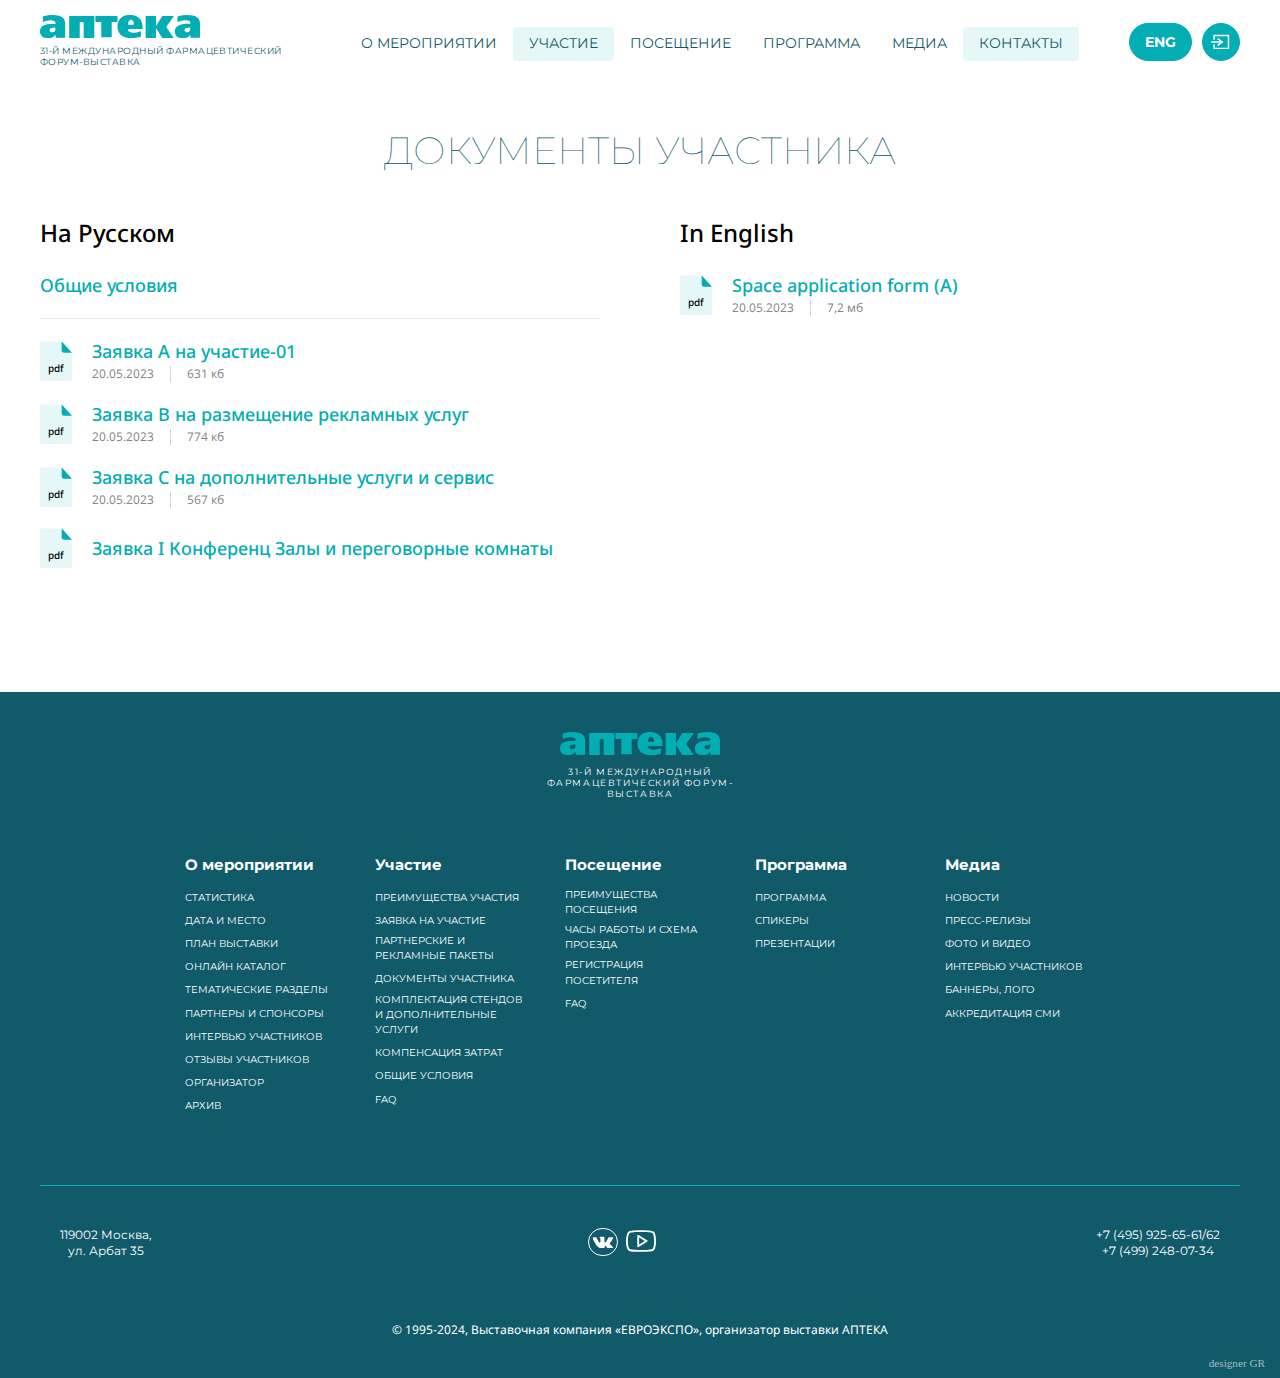
<file: uchastie_dokumenty-uchastnika.html>
<!doctype html>
<html>
<head>
	<meta http-equiv="Content-Type" content="text/html; charset=UTF-8" />
<meta name="robots" content="index, follow" />
<meta name="keywords" content="документы участников выставки" />
<meta name="description" content="Узнайте, какие документы необходимы для участия в фармацевтическом форуме-выставке Аптека 2023. Подготовьтесь заранее, чтобы обеспечить успешное участие в мероприятии и получить максимальную отдачу от своего участия." />
<link href="local/templates/apteka-gr/components/bitrix/menu/top-menu/style.css" type="text/css"  data-template-style="true"  rel="stylesheet" />
<link href="local/templates/apteka-gr/template_styles.css" type="text/css"  data-template-style="true"  rel="stylesheet" />
<link rel='shortcut icon' href='local/favicon.ico' />
<meta name='viewport' content='width=device-width, initial-scale=1'>
<meta http-equiv='X-UA-Compatible' content='IE=edge,chrome=1'>



	<link rel="apple-touch-icon" sizes="57x57" href="apple-icon-57x57.png">
	<link rel="apple-touch-icon" sizes="60x60" href="apple-icon-60x60.png">
	<link rel="apple-touch-icon" sizes="72x72" href="apple-icon-72x72.png">
	<link rel="apple-touch-icon" sizes="76x76" href="apple-icon-76x76.png">
	<link rel="apple-touch-icon" sizes="114x114" href="apple-icon-114x114.png">
	<link rel="apple-touch-icon" sizes="120x120" href="apple-icon-120x120.png">
	<link rel="apple-touch-icon" sizes="144x144" href="apple-icon-144x144.png">
	<link rel="apple-touch-icon" sizes="152x152" href="apple-icon-152x152.png">
	<link rel="apple-touch-icon" sizes="180x180" href="apple-icon-180x180.png">
	<link rel="icon" type="image/png" sizes="192x192"  href="android-icon-192x192.png">
	<link rel="icon" type="image/png" sizes="32x32" href="favicon-32x32.png">
	<link rel="icon" type="image/png" sizes="96x96" href="favicon-96x96.png">
	<link rel="icon" type="image/png" sizes="16x16" href="favicon-16x16.png">
	<link rel="manifest" href="manifest.json">

	<meta name="msapplication-TileColor" content="#ffffff">
	<meta name="msapplication-TileImage" content="ms-icon-144x144.png">
	<meta name="theme-color" content="#ffffff">

  <link rel="stylesheet" type="text/css" href="js/slick/slick.css">
  <link rel="stylesheet" type="text/css" href="js/slick/slick-theme.css">

	<title>Документы участника</title>
</head>
<body>


<div class="fixed-header">
		<div class="wrap">
			<div class="logo header--logo">
				<a href="/">
					<svg width="159px" height="23px" viewBox="0 0 159 23">
						<g class=" logo--svg">
							<path
								d="M43.3818641,22.9238543 C43.3818641,17.6450469 43.3818641,12.5035946 43.3818641,7.28409963 C42.0915874,7.28409963 40.8705452,7.28409963 39.489005,7.28409963 C39.489005,12.4661341 39.489005,17.6575337 39.489005,22.9144892 C35.9171416,22.9144892 32.499482,22.9144892 29,22.9144892 C29,15.6565192 29,8.42664459 29,1.07814508 C29.3744949,1.05941484 29.7521369,1.02819776 30.1266318,1.02507605 C37.6668827,1.02195435 45.2071335,1.04068459 52.7442373,1 C53.7261064,0.993858978 54.0061908,1.27169095 54,2.23005516 C53.9652796,8.74818046 53.9621326,15.2631841 54,21.7813094 C54.0061908,22.7552821 53.7009303,23.0206272 52.7347963,22.9987753 C50.0094802,22.9332194 47.2841642,22.9769233 44.5588482,22.9738016 C44.2158234,22.9738016 43.8696516,22.9457063 43.3818641,22.9238543 Z"
								id="Path"></path>
							<path
								d="M105,1.04822116 C108.41577,1.04822116 111.757015,1.04822116 115.262837,1.04822116 C115.262837,4.18635021 115.262837,7.3057255 115.262837,10.4251008 C115.346678,10.4438545 115.427415,10.4626083 115.511257,10.4813621 C115.700676,10.2125582 115.905623,9.95000555 116.082622,9.66869917 C117.734612,7.02754474 119.364866,4.3738878 121.041699,1.75148714 C121.24975,1.42329635 121.693801,1.04196991 122.035378,1.03571866 C125.593989,0.982583007 129.155706,1.00446239 132.93479,1.00446239 C132.639792,1.46705512 132.437951,1.80774841 132.214373,2.12968795 C130.174226,5.05840002 128.149606,7.99961459 126.075302,10.9033216 C125.643673,11.5096932 125.612621,11.9222759 126.04425,12.5505268 C128.2645,15.7824247 130.431962,19.0455788 132.61495,22.3024816 C132.726738,22.4712655 132.813685,22.6556774 133,22.9838682 C132.018742,22.9838682 131.1648,22.9838682 130.310857,22.9838682 C127.727293,22.9838682 125.143729,22.9588632 122.560164,22.9994964 C121.845958,23.0119989 121.426749,22.793205 121.05412,22.1774566 C119.464234,19.5394278 117.82777,16.9295296 116.203726,14.3133802 C115.989464,13.9695613 115.753466,13.6444961 115.309416,13.3631897 C115.309416,16.5231982 115.309416,19.680081 115.309416,22.9119788 C111.809804,22.9119788 108.443717,22.9119788 105.003105,22.9119788 C105,15.6511484 105,8.4121973 105,1.04822116 Z"
								id="Path"></path>
							<path
								d="M24.9358151,22.5360488 C21.7745145,22.5360488 18.724571,22.5360488 15.5323379,22.5360488 C15.5323379,21.6775983 15.5323379,20.8567443 15.5323379,19.7977798 C15.1302155,20.114216 14.9013151,20.2489363 14.7342797,20.4337851 C13.2185876,22.1318878 11.235815,22.8524849 9.07054063,22.9715401 C7.6631123,23.0498658 6.20619199,22.9715401 4.83278941,22.6739021 C2.17878171,22.0974245 0.409443247,20.0734866 0.081558846,17.5670619 C-0.32984328,14.3995678 0.817752123,11.6988952 3.46557332,10.5052105 C5.14211432,9.75015003 7.01043675,9.25826419 8.83854695,9.04835113 C10.9914483,8.80397472 13.1938416,8.99195657 15.309624,8.99195657 C15.6406016,7.35338146 15.2199198,6.50433011 13.9362214,5.93098547 C12.2256547,5.16652595 10.4191972,5.16339292 8.61273977,5.3952372 C7.61671357,5.52369146 6.62687387,5.72420543 5.65250041,5.97171487 C4.71833919,6.20982521 3.81201722,6.55132557 2.76340579,6.88655987 C2.76340579,5.13832867 2.74175304,3.49662053 2.78815178,1.85804541 C2.79433828,1.63560022 3.09129019,1.26903562 3.30781762,1.22204015 C8.43023807,0.0784839079 13.5866843,-0.626448025 18.7585967,0.786548872 C21.5641736,1.55100839 23.8315252,3.10185864 24.6543294,6.15969672 C24.8337379,6.83016531 24.9760273,7.53823027 24.9822138,8.23063008 C25.0100531,12.801722 24.9976801,17.372814 24.9945868,21.943906 C24.9945868,22.1099566 24.9605611,22.2791403 24.9358151,22.5360488 Z M15.3367579,13.5468195 C15.5298098,12.7441476 15.1405413,12.3488468 14.1373046,12.4846371 C13.2669888,12.6023221 12.3650252,12.6053397 11.5231925,12.8135516 C10.0610621,13.1756592 9.34898554,14.373632 9.70660619,15.6621317 C10.0104255,16.76656 11.4440729,17.4726699 12.7954359,17.1860013 C14.3999817,16.8480342 15.2861213,15.6259209 15.3367579,13.5468195 Z"
								id="Shape"></path>
							<path
								d="M158.932894,22.5766463 C156.027828,22.5766463 153.206651,22.5766463 150.385474,22.5735138 C150.115163,22.5735138 149.844852,22.5390571 149.481331,22.5139977 C149.481331,21.6619771 149.481331,20.8694726 149.481331,19.8764927 C149.151986,20.1145573 148.95003,20.214795 148.810214,20.3714164 C147.297094,22.0723252 145.327241,22.8366378 143.146111,22.9650674 C141.732416,23.0465106 140.265901,22.9963917 138.886383,22.698811 C135.944032,22.0629279 134.23517,20.0362465 134.023892,16.7879179 C133.853006,14.1629427 134.548979,11.7791644 137.736784,10.3319823 C139.321366,9.6115237 141.129653,9.35153211 142.860265,9.01636224 C143.913546,8.81275437 145.013432,8.83468137 146.094676,8.80022465 C147.169706,8.76890037 148.247843,8.7939598 149.298016,8.7939598 C149.627361,7.17136171 149.130237,6.2880168 147.573619,5.75863634 C145.460843,5.04131016 143.301462,5.16034245 141.166938,5.63020677 C139.681781,5.95597936 138.224587,6.41957881 136.664862,6.84558912 C136.664862,5.14468031 136.643112,3.49702279 136.689718,1.8524977 C136.695932,1.63322769 136.997313,1.27299839 137.214805,1.22601196 C142.397319,0.110867324 147.61401,-0.656577718 152.840022,0.803134075 C155.860049,1.64575741 158.193423,3.37172564 158.858326,6.72029197 C158.945322,7.16509685 158.991928,7.62556387 158.991928,8.07663361 C159.001249,12.6468471 159.001249,17.2170607 158.998142,21.7872742 C159.001249,21.9877497 158.967072,22.19449 158.932894,22.5766463 Z M149.384615,12.4583333 C147.723322,12.7037286 146.384794,12.808898 145.10639,13.1214848 C144.109614,13.3639587 143.517877,14.363068 143.62863,15.2803789 C143.742547,16.2531958 144.321626,16.8812908 145.378525,17.1442143 C146.897422,17.5239927 148.5334,16.8608412 148.992234,15.4819536 C149.273863,14.6435197 149.23589,13.711602 149.384615,12.4583333 Z"
								id="Shape"></path>
							<path
								d="M102,13.9058194 C97.0002657,13.9058194 92.2169701,13.9058194 87.3996627,13.9058194 C87.1368442,15.1174936 87.5882736,16.0317284 88.4633044,16.5013696 C89.4465545,17.0273677 90.5689439,17.4312591 91.6696893,17.5502348 C94.1092628,17.8101029 96.5148246,17.4249972 98.8430867,16.6172144 C99.2635962,16.4731911 99.6995657,16.373001 100.274674,16.210192 C100.274674,17.9854356 100.296318,19.6542273 100.246846,21.3230189 C100.240662,21.5202682 99.8819926,21.8302314 99.64391,21.8803264 C94.8296946,22.9354536 89.9845593,23.552249 85.1115963,22.3123963 C80.269553,21.0788055 77.0600761,16.9397013 77.0013284,11.9771596 C76.9147529,4.8730542 81.0641923,0.458427203 88.181934,0.0482739155 C91.3233874,-0.13332067 94.3720813,0.139071208 97.111577,1.87987448 C99.8943605,3.64885622 101.291936,6.31328712 101.706262,9.52876366 C101.882505,10.9095087 101.897965,12.3121703 102,13.9058194 Z M93.3461538,9.58333333 C93.2981729,7.78073225 93.1862173,6.1567066 91.6476273,5.17959573 C90.7327901,4.6000679 89.7635744,4.68093225 88.9191092,5.34806312 C87.5756419,6.40940768 87.5564495,7.94919964 87.5820394,9.58333333 C89.517272,9.58333333 91.3661389,9.58333333 93.3461538,9.58333333 Z"
								id="Shape"></path>
							<path
								d="M77,1.11976048 C77,3.02694611 77,4.89820359 77,6.88622754 C75.1278796,6.88622754 73.2742646,6.88622754 71.2633544,6.88622754 C71.2633544,11.9790419 71.2633544,16.9580838 71.2633544,22 C67.7596827,22 64.4133061,22 60.9558976,22 C60.9343081,21.5958084 60.9003817,21.2065868 60.9003817,20.8173653 C60.8972975,16.5508982 60.8787922,12.2814371 60.9127186,8.01497006 C60.918887,7.2005988 60.6999075,6.8742515 59.8085685,6.91916168 C58.4946916,6.98502994 57.1715621,6.91017964 55.854601,6.9491018 C55.2161678,6.96706587 54.9910199,6.73652695 55.0002726,6.13772455 C55.0218621,4.69161677 55.0156937,3.24850299 55.0033568,1.80239521 C55.0002726,1.29041916 55.1328939,1 55.7620744,1 C62.7354915,1.02095808 69.7089085,1.01796407 76.6823255,1.02694611 C76.7470941,1.02994012 76.8118627,1.06586826 77,1.11976048 Z"
								id="Path"></path>
						</g>
					</svg>
				</a>
				<div class="logo--slogan header--logo--slogan__left">
					31-й Международный фармацевтический форум-выставка
				</div>
			</div>
		  	<button class="btnenter header--btnenter__right">
				<span class="btnenter--name">
					<svg width="15px" height="11px" viewBox="2 0 15 11" class="btnenter--name--line modalenter">
						<g transform="translate(-242.000000, -18.000000)" class="modalenter btnenter-svg">
							<g transform="translate(243.000000, 19.000000)">
								<polyline id="Path-2" points="3 3 3 0 13 0 13 9 3 9 3 6"></polyline>
								<g id="Group-2" transform="translate(0.000000, 2.000000)" stroke-linecap="square">
									<line x1="0.45" y1="2.5" x2="8.55" y2="2.5" id="Line-7"></line>
									<line x1="8.55" y1="2.5" x2="5.85" y2="0.5" id="Line-2"></line>
									<line x1="8.55" y1="4.5" x2="5.85" y2="2.5" id="Line-2"
										transform="translate(7.200000, 3.500000) scale(1, -1) translate(-7.200000, -3.500000) ">
									</line>
								</g>
							</g>
						</g>
					</svg>
				</span>
				<span class="btnenter--box"></span>
			</button>
			<a href="/en/" class="btnaction header--btnaction__right">
				<span class="btnaction--name">ENG</span>
				<span class="btnaction--box"></span>
			</a>
			<nav class="nav">

<ul id="horizontal-multilevel-menu">



					<li><span class="root-item">О мероприятии</span>
				<ul>
				<span class="nav--tramngle"></span>






							<li><a href="/about/statistika/">Статистика</a></li>







							<li><a href="/about/data-i-mesto/">Дата и место</a></li>







							<li><a href="/about/plan/">План выставки</a></li>







							<li><a href="/about/catalog/">онлайн каталог</a></li>







							<li><a href="/about/tematicheskie-razdely/">Тематические разделы</a></li>







							<li><a href="/about/partnery-i-sponsory/">Партнеры и спонсоры</a></li>







							<li><a href="/about/intervyu-uchastnikov/">интервью участников</a></li>







							<li><a href="/about/otyvy-uchastnikov/">Отзывы участников</a></li>







							<li><a href="/about/organizator/">Организатор</a></li>







							<li><a href="/about/arkhiv/">архив</a></li>




			</ul></li>

					<li class="item-selected"><span class="root-item">Участие</span>
				<ul>
				<span class="nav--tramngle"></span>






							<li><a href="/uchastie/preimushchestva-uchastiya/">Преимущества участия</a></li>







							<li><a href="/uchastie/zayavka-na-uchastie/">Заявка на участие</a></li>







							<li><a href="/uchastie/partnerskie-i-reklamnye-pakety/">ПАРТНЕРСКИЕ И РЕКЛАМНЫЕ ПАКЕТЫ</a></li>







							<li class="item-selected"><a href="/uchastie/dokumenty-uchastnika/">Документы участника</a></li>







							<li><a href="/uchastie/build/">Комплектация стендов и дополнительные услуги</a></li>







							<li><a href="/uchastie/kompensatsiya-zatrat/">Компенсация затрат</a></li>







							<li><a href="/uchastie/uchastnikam/">Общие условия</a></li>







							<li><a href="/uchastie/faq/">FAQ</a></li>




			</ul></li>

					<li><span class="root-item">Посещение</span>
				<ul>
				<span class="nav--tramngle"></span>






							<li><a href="/poseshchenie/preimushchestva-poseshcheniya/">Преимущества посещения</a></li>







							<li><a href="/about/data-i-mesto/">Часы работы и схема проезда</a></li>







							<li><a href="/poseshchenie/registratsiya-posetitelya/">Регистрация посетителя</a></li>







							<li><a href="/poseshchenie/faq/">FAQ</a></li>




			</ul></li>

					<li><span class="root-item">Программа</span>
				<ul>
				<span class="nav--tramngle"></span>






							<li><a href="/prog/programmaall/">Программа </a></li>







							<li><a href="/prog/speakers/">Спикеры</a></li>







							<li><a href="/prog/prezentatsii/">Презентации</a></li>




			</ul></li>

					<li><span class="root-item">Медиа</span>
				<ul>
				<span class="nav--tramngle"></span>






							<li><a href="/media/news/">новости</a></li>







							<li><a href="/media/press_reliz/">Пресс-релизы</a></li>







							<li><a href="/media/foto-i-video/">Фото и видео</a></li>







							<li><a href="/about/intervyu-uchastnikov/">Интервью участников</a></li>







							<li><a href="/media/bannery-logo/">Баннеры, лого</a></li>







							<li><a href="/media/akkreditatsiya-smi/">Аккредитация СМИ</a></li>




			</ul></li>


							<li class="item-selected"><a href="/contacts/" class="root-item-selected">Контакты</a></li>






</ul>
<div class="menu-clear-left"></div>
			</nav>
			<button class="btn-nmenu  header--btnmenu__right">
				<span class="btn-nmenu--name">
					<svg width="14px" height="9px" viewBox="0 0 14 9" class="btnmenu--name--svg">
						<line x1="0.25" y1="0.5" x2="11.75" y2="0.5" class="svg"></line>
						<line x1="0.25" y1="4.5" x2="11.75" y2="4.5" class="svg"></line>
						<line x1="0.25" y1="8.5" x2="11.75" y2="8.5" class="svg"></line>
					</svg>
				</span>
				<span class="btnmenu--box"></span>
			</button>
			<div class="logo--slogan header--logo--slogan__center">
				31-й Международный фармацевтический<br> форум-выставка
			</div>
		</div>
	</div>
	<header>
		<div class="wrap">
			<div class="logo header--logo">
				<a href="/">
					<svg width="159px" height="23px" viewBox="0 0 159 23">
						<g class=" logo--svg">
							<path
								d="M43.3818641,22.9238543 C43.3818641,17.6450469 43.3818641,12.5035946 43.3818641,7.28409963 C42.0915874,7.28409963 40.8705452,7.28409963 39.489005,7.28409963 C39.489005,12.4661341 39.489005,17.6575337 39.489005,22.9144892 C35.9171416,22.9144892 32.499482,22.9144892 29,22.9144892 C29,15.6565192 29,8.42664459 29,1.07814508 C29.3744949,1.05941484 29.7521369,1.02819776 30.1266318,1.02507605 C37.6668827,1.02195435 45.2071335,1.04068459 52.7442373,1 C53.7261064,0.993858978 54.0061908,1.27169095 54,2.23005516 C53.9652796,8.74818046 53.9621326,15.2631841 54,21.7813094 C54.0061908,22.7552821 53.7009303,23.0206272 52.7347963,22.9987753 C50.0094802,22.9332194 47.2841642,22.9769233 44.5588482,22.9738016 C44.2158234,22.9738016 43.8696516,22.9457063 43.3818641,22.9238543 Z"
								id="Path"></path>
							<path
								d="M105,1.04822116 C108.41577,1.04822116 111.757015,1.04822116 115.262837,1.04822116 C115.262837,4.18635021 115.262837,7.3057255 115.262837,10.4251008 C115.346678,10.4438545 115.427415,10.4626083 115.511257,10.4813621 C115.700676,10.2125582 115.905623,9.95000555 116.082622,9.66869917 C117.734612,7.02754474 119.364866,4.3738878 121.041699,1.75148714 C121.24975,1.42329635 121.693801,1.04196991 122.035378,1.03571866 C125.593989,0.982583007 129.155706,1.00446239 132.93479,1.00446239 C132.639792,1.46705512 132.437951,1.80774841 132.214373,2.12968795 C130.174226,5.05840002 128.149606,7.99961459 126.075302,10.9033216 C125.643673,11.5096932 125.612621,11.9222759 126.04425,12.5505268 C128.2645,15.7824247 130.431962,19.0455788 132.61495,22.3024816 C132.726738,22.4712655 132.813685,22.6556774 133,22.9838682 C132.018742,22.9838682 131.1648,22.9838682 130.310857,22.9838682 C127.727293,22.9838682 125.143729,22.9588632 122.560164,22.9994964 C121.845958,23.0119989 121.426749,22.793205 121.05412,22.1774566 C119.464234,19.5394278 117.82777,16.9295296 116.203726,14.3133802 C115.989464,13.9695613 115.753466,13.6444961 115.309416,13.3631897 C115.309416,16.5231982 115.309416,19.680081 115.309416,22.9119788 C111.809804,22.9119788 108.443717,22.9119788 105.003105,22.9119788 C105,15.6511484 105,8.4121973 105,1.04822116 Z"
								id="Path"></path>
							<path
								d="M24.9358151,22.5360488 C21.7745145,22.5360488 18.724571,22.5360488 15.5323379,22.5360488 C15.5323379,21.6775983 15.5323379,20.8567443 15.5323379,19.7977798 C15.1302155,20.114216 14.9013151,20.2489363 14.7342797,20.4337851 C13.2185876,22.1318878 11.235815,22.8524849 9.07054063,22.9715401 C7.6631123,23.0498658 6.20619199,22.9715401 4.83278941,22.6739021 C2.17878171,22.0974245 0.409443247,20.0734866 0.081558846,17.5670619 C-0.32984328,14.3995678 0.817752123,11.6988952 3.46557332,10.5052105 C5.14211432,9.75015003 7.01043675,9.25826419 8.83854695,9.04835113 C10.9914483,8.80397472 13.1938416,8.99195657 15.309624,8.99195657 C15.6406016,7.35338146 15.2199198,6.50433011 13.9362214,5.93098547 C12.2256547,5.16652595 10.4191972,5.16339292 8.61273977,5.3952372 C7.61671357,5.52369146 6.62687387,5.72420543 5.65250041,5.97171487 C4.71833919,6.20982521 3.81201722,6.55132557 2.76340579,6.88655987 C2.76340579,5.13832867 2.74175304,3.49662053 2.78815178,1.85804541 C2.79433828,1.63560022 3.09129019,1.26903562 3.30781762,1.22204015 C8.43023807,0.0784839079 13.5866843,-0.626448025 18.7585967,0.786548872 C21.5641736,1.55100839 23.8315252,3.10185864 24.6543294,6.15969672 C24.8337379,6.83016531 24.9760273,7.53823027 24.9822138,8.23063008 C25.0100531,12.801722 24.9976801,17.372814 24.9945868,21.943906 C24.9945868,22.1099566 24.9605611,22.2791403 24.9358151,22.5360488 Z M15.3367579,13.5468195 C15.5298098,12.7441476 15.1405413,12.3488468 14.1373046,12.4846371 C13.2669888,12.6023221 12.3650252,12.6053397 11.5231925,12.8135516 C10.0610621,13.1756592 9.34898554,14.373632 9.70660619,15.6621317 C10.0104255,16.76656 11.4440729,17.4726699 12.7954359,17.1860013 C14.3999817,16.8480342 15.2861213,15.6259209 15.3367579,13.5468195 Z"
								id="Shape"></path>
							<path
								d="M158.932894,22.5766463 C156.027828,22.5766463 153.206651,22.5766463 150.385474,22.5735138 C150.115163,22.5735138 149.844852,22.5390571 149.481331,22.5139977 C149.481331,21.6619771 149.481331,20.8694726 149.481331,19.8764927 C149.151986,20.1145573 148.95003,20.214795 148.810214,20.3714164 C147.297094,22.0723252 145.327241,22.8366378 143.146111,22.9650674 C141.732416,23.0465106 140.265901,22.9963917 138.886383,22.698811 C135.944032,22.0629279 134.23517,20.0362465 134.023892,16.7879179 C133.853006,14.1629427 134.548979,11.7791644 137.736784,10.3319823 C139.321366,9.6115237 141.129653,9.35153211 142.860265,9.01636224 C143.913546,8.81275437 145.013432,8.83468137 146.094676,8.80022465 C147.169706,8.76890037 148.247843,8.7939598 149.298016,8.7939598 C149.627361,7.17136171 149.130237,6.2880168 147.573619,5.75863634 C145.460843,5.04131016 143.301462,5.16034245 141.166938,5.63020677 C139.681781,5.95597936 138.224587,6.41957881 136.664862,6.84558912 C136.664862,5.14468031 136.643112,3.49702279 136.689718,1.8524977 C136.695932,1.63322769 136.997313,1.27299839 137.214805,1.22601196 C142.397319,0.110867324 147.61401,-0.656577718 152.840022,0.803134075 C155.860049,1.64575741 158.193423,3.37172564 158.858326,6.72029197 C158.945322,7.16509685 158.991928,7.62556387 158.991928,8.07663361 C159.001249,12.6468471 159.001249,17.2170607 158.998142,21.7872742 C159.001249,21.9877497 158.967072,22.19449 158.932894,22.5766463 Z M149.384615,12.4583333 C147.723322,12.7037286 146.384794,12.808898 145.10639,13.1214848 C144.109614,13.3639587 143.517877,14.363068 143.62863,15.2803789 C143.742547,16.2531958 144.321626,16.8812908 145.378525,17.1442143 C146.897422,17.5239927 148.5334,16.8608412 148.992234,15.4819536 C149.273863,14.6435197 149.23589,13.711602 149.384615,12.4583333 Z"
								id="Shape"></path>
							<path
								d="M102,13.9058194 C97.0002657,13.9058194 92.2169701,13.9058194 87.3996627,13.9058194 C87.1368442,15.1174936 87.5882736,16.0317284 88.4633044,16.5013696 C89.4465545,17.0273677 90.5689439,17.4312591 91.6696893,17.5502348 C94.1092628,17.8101029 96.5148246,17.4249972 98.8430867,16.6172144 C99.2635962,16.4731911 99.6995657,16.373001 100.274674,16.210192 C100.274674,17.9854356 100.296318,19.6542273 100.246846,21.3230189 C100.240662,21.5202682 99.8819926,21.8302314 99.64391,21.8803264 C94.8296946,22.9354536 89.9845593,23.552249 85.1115963,22.3123963 C80.269553,21.0788055 77.0600761,16.9397013 77.0013284,11.9771596 C76.9147529,4.8730542 81.0641923,0.458427203 88.181934,0.0482739155 C91.3233874,-0.13332067 94.3720813,0.139071208 97.111577,1.87987448 C99.8943605,3.64885622 101.291936,6.31328712 101.706262,9.52876366 C101.882505,10.9095087 101.897965,12.3121703 102,13.9058194 Z M93.3461538,9.58333333 C93.2981729,7.78073225 93.1862173,6.1567066 91.6476273,5.17959573 C90.7327901,4.6000679 89.7635744,4.68093225 88.9191092,5.34806312 C87.5756419,6.40940768 87.5564495,7.94919964 87.5820394,9.58333333 C89.517272,9.58333333 91.3661389,9.58333333 93.3461538,9.58333333 Z"
								id="Shape"></path>
							<path
								d="M77,1.11976048 C77,3.02694611 77,4.89820359 77,6.88622754 C75.1278796,6.88622754 73.2742646,6.88622754 71.2633544,6.88622754 C71.2633544,11.9790419 71.2633544,16.9580838 71.2633544,22 C67.7596827,22 64.4133061,22 60.9558976,22 C60.9343081,21.5958084 60.9003817,21.2065868 60.9003817,20.8173653 C60.8972975,16.5508982 60.8787922,12.2814371 60.9127186,8.01497006 C60.918887,7.2005988 60.6999075,6.8742515 59.8085685,6.91916168 C58.4946916,6.98502994 57.1715621,6.91017964 55.854601,6.9491018 C55.2161678,6.96706587 54.9910199,6.73652695 55.0002726,6.13772455 C55.0218621,4.69161677 55.0156937,3.24850299 55.0033568,1.80239521 C55.0002726,1.29041916 55.1328939,1 55.7620744,1 C62.7354915,1.02095808 69.7089085,1.01796407 76.6823255,1.02694611 C76.7470941,1.02994012 76.8118627,1.06586826 77,1.11976048 Z"
								id="Path"></path>
						</g>
					</svg>
				</a>
				<div class="logo--slogan header--logo--slogan__left">
					31-й Международный фармацевтический форум-выставка
				</div>
			</div>
		   <button class="btnenter header--btnenter__right">
				<span class="btnenter--name">
					<svg width="15px" height="11px" viewBox="2 0 15 11" class="btnenter--name--line modalenter">
						<g transform="translate(-242.000000, -18.000000)" class="modalenter btnenter-svg">
							<g transform="translate(243.000000, 19.000000)">
								<polyline id="Path-2" points="3 3 3 0 13 0 13 9 3 9 3 6"></polyline>
								<g id="Group-2" transform="translate(0.000000, 2.000000)" stroke-linecap="square">
									<line x1="0.45" y1="2.5" x2="8.55" y2="2.5" id="Line-7"></line>
									<line x1="8.55" y1="2.5" x2="5.85" y2="0.5" id="Line-2"></line>
									<line x1="8.55" y1="4.5" x2="5.85" y2="2.5" id="Line-2"
										transform="translate(7.200000, 3.500000) scale(1, -1) translate(-7.200000, -3.500000) ">
									</line>
								</g>
							</g>
						</g>
					</svg>
				</span>
				<span class="btnenter--box"></span>
			</button>

			<a href="/en/" class="btnaction header--btnaction__right">
				<span class="btnaction--name">ENG</span>
				<span class="btnaction--box"></span>
			</a>
			<nav class="nav">

<ul id="horizontal-multilevel-menu">



					<li><span class="root-item">О мероприятии</span>
				<ul>
				<span class="nav--tramngle"></span>






							<li><a href="/about/statistika/">Статистика</a></li>







							<li><a href="/about/data-i-mesto/">Дата и место</a></li>







							<li><a href="/about/plan/">План выставки</a></li>







							<li><a href="/about/catalog/">онлайн каталог</a></li>







							<li><a href="/about/tematicheskie-razdely/">Тематические разделы</a></li>







							<li><a href="/about/partnery-i-sponsory/">Партнеры и спонсоры</a></li>







							<li><a href="/about/intervyu-uchastnikov/">интервью участников</a></li>







							<li><a href="/about/otyvy-uchastnikov/">Отзывы участников</a></li>







							<li><a href="/about/organizator/">Организатор</a></li>







							<li><a href="/about/arkhiv/">архив</a></li>




			</ul></li>

					<li class="item-selected"><span class="root-item">Участие</span>
				<ul>
				<span class="nav--tramngle"></span>






							<li><a href="/uchastie/preimushchestva-uchastiya/">Преимущества участия</a></li>







							<li><a href="/uchastie/zayavka-na-uchastie/">Заявка на участие</a></li>







							<li><a href="/uchastie/partnerskie-i-reklamnye-pakety/">ПАРТНЕРСКИЕ И РЕКЛАМНЫЕ ПАКЕТЫ</a></li>







							<li class="item-selected"><a href="/uchastie/dokumenty-uchastnika/">Документы участника</a></li>







							<li><a href="/uchastie/build/">Комплектация стендов и дополнительные услуги</a></li>







							<li><a href="/uchastie/kompensatsiya-zatrat/">Компенсация затрат</a></li>







							<li><a href="/uchastie/uchastnikam/">Общие условия</a></li>







							<li><a href="/uchastie/faq/">FAQ</a></li>




			</ul></li>

					<li><span class="root-item">Посещение</span>
				<ul>
				<span class="nav--tramngle"></span>






							<li><a href="/poseshchenie/preimushchestva-poseshcheniya/">Преимущества посещения</a></li>







							<li><a href="/about/data-i-mesto/">Часы работы и схема проезда</a></li>







							<li><a href="/poseshchenie/registratsiya-posetitelya/">Регистрация посетителя</a></li>







							<li><a href="/poseshchenie/faq/">FAQ</a></li>




			</ul></li>

					<li><span class="root-item">Программа</span>
				<ul>
				<span class="nav--tramngle"></span>






							<li><a href="/prog/programmaall/">Программа </a></li>







							<li><a href="/prog/speakers/">Спикеры</a></li>







							<li><a href="/prog/prezentatsii/">Презентации</a></li>




			</ul></li>

					<li><span class="root-item">Медиа</span>
				<ul>
				<span class="nav--tramngle"></span>






							<li><a href="/media/news/">новости</a></li>







							<li><a href="/media/press_reliz/">Пресс-релизы</a></li>







							<li><a href="/media/foto-i-video/">Фото и видео</a></li>







							<li><a href="/about/intervyu-uchastnikov/">Интервью участников</a></li>







							<li><a href="/media/bannery-logo/">Баннеры, лого</a></li>







							<li><a href="/media/akkreditatsiya-smi/">Аккредитация СМИ</a></li>




			</ul></li>


							<li class="item-selected"><a href="/contacts/" class="root-item-selected">Контакты</a></li>






</ul>
<div class="menu-clear-left"></div>
			</nav>
			<button class="btn-nmenu  header--btnmenu__right">
				<span class="btn-nmenu--name">
					<svg width="14px" height="9px" viewBox="0 0 14 9" class="btnmenu--name--svg">
						<line x1="0.25" y1="0.5" x2="11.75" y2="0.5" class="svg"></line>
						<line x1="0.25" y1="4.5" x2="11.75" y2="4.5" class="svg"></line>
						<line x1="0.25" y1="8.5" x2="11.75" y2="8.5" class="svg"></line>
					</svg>
				</span>
				<span class="btnmenu--box"></span>
			</button>
			<div class="logo--slogan header--logo--slogan__center">
				31-й Международный фармацевтический<br> форум-выставка
			</div>
		</div>
	</header>







<main>
	<div class="wrap">
		<h1 class="title  main-title">Документы участника</h1>

				<div class="description">

                    <!-- docs container -->
                    <div class="docs-container">
                        <div class="docs-group">
                            <div class="docs-group-title">На Русском</div>
                            <div class="docs-group-list">
                                <div class="docs-item">
                                    <a href="/uchastie/uchastnikam/" target="_blank">
                                        <div class="docs-item-content">
                                            <div class="docs-item-title">Общие условия</div>
                                        </div>
                                    </a>
                                </div>
                                <div class="docs-item-sep"></div>
                                <div class="docs-item">
                                    <a href="/upload/files/2024/Аптека%202024_Заявка%20A%20на%20участие.pdf" target="_blank">
                                        <div class="docs-item-icon">pdf</div>
                                        <div class="docs-item-content">
                                            <div class="docs-item-title">Заявка A на участие-01</div>
                                            <div class="docs-item-info">20.05.2023<span></span>631 кб</div>
                                        </div>
                                    </a>
                                </div>
                                <div class="docs-item">
                                    <a href="/upload/files/2024/Apteka-2024-Заявка%20B%20на%20размещение%20рекламных%20услуг-01.pdf" target="_blank">
                                        <div class="docs-item-icon">pdf</div>
                                        <div class="docs-item-content">
                                            <div class="docs-item-title">Заявка B на размещение рекламных услуг</div>
                                            <div class="docs-item-info">20.05.2023<span></span>774 кб</div>
                                        </div>
                                    </a>
                                </div>
                                <div class="docs-item">
                                    <a href="/upload/files/2024/Apteka-2024-Заявка%20C%20на%20дополнительные%20услуги%20и%20сервис_01%20(1).pdf" target="_blank">
                                        <div class="docs-item-icon">pdf</div>
                                        <div class="docs-item-content">
                                            <div class="docs-item-title">Заявка C на дополнительные услуги и сервис</div>
                                            <div class="docs-item-info">20.05.2023<span></span>567 кб</div>
                                        </div>
                                    </a>
                                </div>
                                <div class="docs-item">
                                    <a href="/upload/files/2024/Apteka-2024-Заявка%20I%20Конференц%20Залы%20и%20переговорные%20комнаты_01.pdf" target="_blank">
                                        <div class="docs-item-icon">pdf</div>
                                        <div class="docs-item-content">
                                            <div class="docs-item-title">Заявка I Конференц Залы и переговорные комнаты</div>
                                        </div>
                                    </a>
                                </div>
                            </div>
                        </div>
                        <div class="docs-group">
                            <div class="docs-group-title">In English</div>
                            <div class="docs-group-list">
                                <div class="docs-item">
                                    <a href="/upload/files/2024/en/Apteka-2024_application%20form.pdf" target="_blank">
                                        <div class="docs-item-icon">pdf</div>
                                        <div class="docs-item-content">
                                            <div class="docs-item-title">Space application form (A)</div>
                                            <div class="docs-item-info">20.05.2023<span></span>7,2 мб</div>
                                        </div>
                                    </a>
                                </div>
                            </div>
                        </div>
                    </div>
                    <!-- docs container END -->

</div>
 <br>	</div>
 </main><br>

<!--'start_frame_cache_y0XwfU'--><div class="banners">
    <div class="carusel-banner">
    </div>
</div>
<!--'end_frame_cache_y0XwfU'-->

<footer>
        <div class="wrap">

            <div class="logo footer--logo__center">
                <a href="/">
                    <svg width="159px" height="23px" viewBox="0 0 159 23">
                        <g class=" logo--svg">
                            <path
                                d="M43.3818641,22.9238543 C43.3818641,17.6450469 43.3818641,12.5035946 43.3818641,7.28409963 C42.0915874,7.28409963 40.8705452,7.28409963 39.489005,7.28409963 C39.489005,12.4661341 39.489005,17.6575337 39.489005,22.9144892 C35.9171416,22.9144892 32.499482,22.9144892 29,22.9144892 C29,15.6565192 29,8.42664459 29,1.07814508 C29.3744949,1.05941484 29.7521369,1.02819776 30.1266318,1.02507605 C37.6668827,1.02195435 45.2071335,1.04068459 52.7442373,1 C53.7261064,0.993858978 54.0061908,1.27169095 54,2.23005516 C53.9652796,8.74818046 53.9621326,15.2631841 54,21.7813094 C54.0061908,22.7552821 53.7009303,23.0206272 52.7347963,22.9987753 C50.0094802,22.9332194 47.2841642,22.9769233 44.5588482,22.9738016 C44.2158234,22.9738016 43.8696516,22.9457063 43.3818641,22.9238543 Z"
                                id="Path"></path>
                            <path
                                d="M105,1.04822116 C108.41577,1.04822116 111.757015,1.04822116 115.262837,1.04822116 C115.262837,4.18635021 115.262837,7.3057255 115.262837,10.4251008 C115.346678,10.4438545 115.427415,10.4626083 115.511257,10.4813621 C115.700676,10.2125582 115.905623,9.95000555 116.082622,9.66869917 C117.734612,7.02754474 119.364866,4.3738878 121.041699,1.75148714 C121.24975,1.42329635 121.693801,1.04196991 122.035378,1.03571866 C125.593989,0.982583007 129.155706,1.00446239 132.93479,1.00446239 C132.639792,1.46705512 132.437951,1.80774841 132.214373,2.12968795 C130.174226,5.05840002 128.149606,7.99961459 126.075302,10.9033216 C125.643673,11.5096932 125.612621,11.9222759 126.04425,12.5505268 C128.2645,15.7824247 130.431962,19.0455788 132.61495,22.3024816 C132.726738,22.4712655 132.813685,22.6556774 133,22.9838682 C132.018742,22.9838682 131.1648,22.9838682 130.310857,22.9838682 C127.727293,22.9838682 125.143729,22.9588632 122.560164,22.9994964 C121.845958,23.0119989 121.426749,22.793205 121.05412,22.1774566 C119.464234,19.5394278 117.82777,16.9295296 116.203726,14.3133802 C115.989464,13.9695613 115.753466,13.6444961 115.309416,13.3631897 C115.309416,16.5231982 115.309416,19.680081 115.309416,22.9119788 C111.809804,22.9119788 108.443717,22.9119788 105.003105,22.9119788 C105,15.6511484 105,8.4121973 105,1.04822116 Z"
                                id="Path"></path>
                            <path
                                d="M24.9358151,22.5360488 C21.7745145,22.5360488 18.724571,22.5360488 15.5323379,22.5360488 C15.5323379,21.6775983 15.5323379,20.8567443 15.5323379,19.7977798 C15.1302155,20.114216 14.9013151,20.2489363 14.7342797,20.4337851 C13.2185876,22.1318878 11.235815,22.8524849 9.07054063,22.9715401 C7.6631123,23.0498658 6.20619199,22.9715401 4.83278941,22.6739021 C2.17878171,22.0974245 0.409443247,20.0734866 0.081558846,17.5670619 C-0.32984328,14.3995678 0.817752123,11.6988952 3.46557332,10.5052105 C5.14211432,9.75015003 7.01043675,9.25826419 8.83854695,9.04835113 C10.9914483,8.80397472 13.1938416,8.99195657 15.309624,8.99195657 C15.6406016,7.35338146 15.2199198,6.50433011 13.9362214,5.93098547 C12.2256547,5.16652595 10.4191972,5.16339292 8.61273977,5.3952372 C7.61671357,5.52369146 6.62687387,5.72420543 5.65250041,5.97171487 C4.71833919,6.20982521 3.81201722,6.55132557 2.76340579,6.88655987 C2.76340579,5.13832867 2.74175304,3.49662053 2.78815178,1.85804541 C2.79433828,1.63560022 3.09129019,1.26903562 3.30781762,1.22204015 C8.43023807,0.0784839079 13.5866843,-0.626448025 18.7585967,0.786548872 C21.5641736,1.55100839 23.8315252,3.10185864 24.6543294,6.15969672 C24.8337379,6.83016531 24.9760273,7.53823027 24.9822138,8.23063008 C25.0100531,12.801722 24.9976801,17.372814 24.9945868,21.943906 C24.9945868,22.1099566 24.9605611,22.2791403 24.9358151,22.5360488 Z M15.3367579,13.5468195 C15.5298098,12.7441476 15.1405413,12.3488468 14.1373046,12.4846371 C13.2669888,12.6023221 12.3650252,12.6053397 11.5231925,12.8135516 C10.0610621,13.1756592 9.34898554,14.373632 9.70660619,15.6621317 C10.0104255,16.76656 11.4440729,17.4726699 12.7954359,17.1860013 C14.3999817,16.8480342 15.2861213,15.6259209 15.3367579,13.5468195 Z"
                                id="Shape"></path>
                            <path
                                d="M158.932894,22.5766463 C156.027828,22.5766463 153.206651,22.5766463 150.385474,22.5735138 C150.115163,22.5735138 149.844852,22.5390571 149.481331,22.5139977 C149.481331,21.6619771 149.481331,20.8694726 149.481331,19.8764927 C149.151986,20.1145573 148.95003,20.214795 148.810214,20.3714164 C147.297094,22.0723252 145.327241,22.8366378 143.146111,22.9650674 C141.732416,23.0465106 140.265901,22.9963917 138.886383,22.698811 C135.944032,22.0629279 134.23517,20.0362465 134.023892,16.7879179 C133.853006,14.1629427 134.548979,11.7791644 137.736784,10.3319823 C139.321366,9.6115237 141.129653,9.35153211 142.860265,9.01636224 C143.913546,8.81275437 145.013432,8.83468137 146.094676,8.80022465 C147.169706,8.76890037 148.247843,8.7939598 149.298016,8.7939598 C149.627361,7.17136171 149.130237,6.2880168 147.573619,5.75863634 C145.460843,5.04131016 143.301462,5.16034245 141.166938,5.63020677 C139.681781,5.95597936 138.224587,6.41957881 136.664862,6.84558912 C136.664862,5.14468031 136.643112,3.49702279 136.689718,1.8524977 C136.695932,1.63322769 136.997313,1.27299839 137.214805,1.22601196 C142.397319,0.110867324 147.61401,-0.656577718 152.840022,0.803134075 C155.860049,1.64575741 158.193423,3.37172564 158.858326,6.72029197 C158.945322,7.16509685 158.991928,7.62556387 158.991928,8.07663361 C159.001249,12.6468471 159.001249,17.2170607 158.998142,21.7872742 C159.001249,21.9877497 158.967072,22.19449 158.932894,22.5766463 Z M149.384615,12.4583333 C147.723322,12.7037286 146.384794,12.808898 145.10639,13.1214848 C144.109614,13.3639587 143.517877,14.363068 143.62863,15.2803789 C143.742547,16.2531958 144.321626,16.8812908 145.378525,17.1442143 C146.897422,17.5239927 148.5334,16.8608412 148.992234,15.4819536 C149.273863,14.6435197 149.23589,13.711602 149.384615,12.4583333 Z"
                                id="Shape"></path>
                            <path
                                d="M102,13.9058194 C97.0002657,13.9058194 92.2169701,13.9058194 87.3996627,13.9058194 C87.1368442,15.1174936 87.5882736,16.0317284 88.4633044,16.5013696 C89.4465545,17.0273677 90.5689439,17.4312591 91.6696893,17.5502348 C94.1092628,17.8101029 96.5148246,17.4249972 98.8430867,16.6172144 C99.2635962,16.4731911 99.6995657,16.373001 100.274674,16.210192 C100.274674,17.9854356 100.296318,19.6542273 100.246846,21.3230189 C100.240662,21.5202682 99.8819926,21.8302314 99.64391,21.8803264 C94.8296946,22.9354536 89.9845593,23.552249 85.1115963,22.3123963 C80.269553,21.0788055 77.0600761,16.9397013 77.0013284,11.9771596 C76.9147529,4.8730542 81.0641923,0.458427203 88.181934,0.0482739155 C91.3233874,-0.13332067 94.3720813,0.139071208 97.111577,1.87987448 C99.8943605,3.64885622 101.291936,6.31328712 101.706262,9.52876366 C101.882505,10.9095087 101.897965,12.3121703 102,13.9058194 Z M93.3461538,9.58333333 C93.2981729,7.78073225 93.1862173,6.1567066 91.6476273,5.17959573 C90.7327901,4.6000679 89.7635744,4.68093225 88.9191092,5.34806312 C87.5756419,6.40940768 87.5564495,7.94919964 87.5820394,9.58333333 C89.517272,9.58333333 91.3661389,9.58333333 93.3461538,9.58333333 Z"
                                id="Shape"></path>
                            <path
                                d="M77,1.11976048 C77,3.02694611 77,4.89820359 77,6.88622754 C75.1278796,6.88622754 73.2742646,6.88622754 71.2633544,6.88622754 C71.2633544,11.9790419 71.2633544,16.9580838 71.2633544,22 C67.7596827,22 64.4133061,22 60.9558976,22 C60.9343081,21.5958084 60.9003817,21.2065868 60.9003817,20.8173653 C60.8972975,16.5508982 60.8787922,12.2814371 60.9127186,8.01497006 C60.918887,7.2005988 60.6999075,6.8742515 59.8085685,6.91916168 C58.4946916,6.98502994 57.1715621,6.91017964 55.854601,6.9491018 C55.2161678,6.96706587 54.9910199,6.73652695 55.0002726,6.13772455 C55.0218621,4.69161677 55.0156937,3.24850299 55.0033568,1.80239521 C55.0002726,1.29041916 55.1328939,1 55.7620744,1 C62.7354915,1.02095808 69.7089085,1.01796407 76.6823255,1.02694611 C76.7470941,1.02994012 76.8118627,1.06586826 77,1.11976048 Z"
                                id="Path"></path>
                        </g>
                    </svg>
                </a>
                <div class="logo--slogan footer--logo--slogan__center">
                    31-й Международный фармацевтический форум-выставка
                </div>
            </div>
            <div class="futter--box">






					<div><span class="nav_footer__title">О мероприятии</a>
				<ul class="d-lnk-txt">





							<li><a href="/about/statistika/" >Статистика</a></li>





							<li><a href="/about/data-i-mesto/" >Дата и место</a></li>





							<li><a href="/about/plan/" >План выставки</a></li>





							<li><a href="/about/catalog/" >онлайн каталог</a></li>





							<li><a href="/about/tematicheskie-razdely/" >Тематические разделы</a></li>





							<li><a href="/about/partnery-i-sponsory/" >Партнеры и спонсоры</a></li>





							<li><a href="/about/intervyu-uchastnikov/" >интервью участников</a></li>





							<li><a href="/about/otyvy-uchastnikov/" >Отзывы участников</a></li>





							<li><a href="/about/organizator/" >Организатор</a></li>





							<li><a href="/about/arkhiv/" >архив</a></li>


			</ul></div>

					<div><span class="nav_footer__title">Участие</a>
				<ul class="d-lnk-txt">





							<li><a href="/uchastie/preimushchestva-uchastiya/" >Преимущества участия</a></li>





							<li><a href="/uchastie/zayavka-na-uchastie/" >Заявка на участие</a></li>





							<li><a href="/uchastie/partnerskie-i-reklamnye-pakety/" >ПАРТНЕРСКИЕ И РЕКЛАМНЫЕ ПАКЕТЫ</a></li>





							<li><a href="/uchastie/dokumenty-uchastnika/"  class="item-selected">Документы участника</a></li>





							<li><a href="/uchastie/build/" >Комплектация стендов и дополнительные услуги</a></li>





							<li><a href="/uchastie/kompensatsiya-zatrat/" >Компенсация затрат</a></li>





							<li><a href="/uchastie/uchastnikam/" >Общие условия</a></li>





							<li><a href="/uchastie/faq/" >FAQ</a></li>


			</ul></div>

					<div><span class="nav_footer__title">Посещение</a>
				<ul class="d-lnk-txt">





							<li><a href="/poseshchenie/preimushchestva-poseshcheniya/" >Преимущества посещения</a></li>





							<li><a href="/about/data-i-mesto/" >Часы работы и схема проезда</a></li>





							<li><a href="/poseshchenie/registratsiya-posetitelya/" >Регистрация посетителя</a></li>





							<li><a href="/poseshchenie/faq/" >FAQ</a></li>


			</ul></div>

					<div><span class="nav_footer__title">Программа</a>
				<ul class="d-lnk-txt">





							<li><a href="/prog/programmaall/" >Программа </a></li>





							<li><a href="/prog/speakers/" >Спикеры</a></li>





							<li><a href="/prog/prezentatsii/" >Презентации</a></li>


			</ul></div>

					<div><span class="nav_footer__title">Медиа</a>
				<ul class="d-lnk-txt">





							<li><a href="/media/news/" >новости</a></li>





							<li><a href="/media/press_reliz/" >Пресс-релизы</a></li>





							<li><a href="/media/foto-i-video/" >Фото и видео</a></li>





							<li><a href="/about/intervyu-uchastnikov/" >Интервью участников</a></li>





							<li><a href="/media/bannery-logo/" >Баннеры, лого</a></li>





							<li><a href="/media/akkreditatsiya-smi/" >Аккредитация СМИ</a></li>


			</ul></div>






             </div>
            <div class="futter--bottom">
                <div class="aders">
                    <a href="/">119002 Москва,<br> ул. Арбат 35 </a>
                </div>
                <div class="socset">
                    <a href="https://vk.com/medicine_exposition" target="_blank">
                        <svg width="30px" height="28px" viewBox="0 0 30 28">
                            <defs>
                                <polygon id="path-hv-_thb24_-1" points="0 0 21 0 21 12 0 12"></polygon>
                            </defs>
                            <g id="Page-1" stroke="none" stroke-width="1" fill="none" fill-rule="evenodd">
                                <g id="Desktop-HD-онлайн-каталог" transform="translate(-705.000000, -2786.000000)">
                                    <g id="Group-20" transform="translate(0.113208, 2324.000000)">
                                        <g id="Group-4" transform="translate(704.886792, 462.000000)">
                                            <rect id="Rectangle" stroke="#FFFFFF" x="0.5" y="0.5" width="29" height="27"
                                                rx="13.5"></rect>
                                            <g id="Group-3" transform="translate(5.000000, 8.000000)">
                                                <mask id="mask-hv-_thb24_-2" fill="white">
                                                    <use xlink:href="#path-hv-_thb24_-1"></use>
                                                </mask>
                                                <g id="Clip-2"></g>
                                                <path
                                                    d="M19.3523196,10.5201637 C18.7270687,9.76314504 17.9912618,9.11665768 17.2950636,8.43039663 C16.6669835,7.81181679 16.6273748,7.45297455 17.1322764,6.73902574 C17.6833154,5.95981291 18.2759218,5.21048528 18.8319663,4.43478835 C19.3510138,3.70985233 19.8815956,2.986894 20.1547212,2.11890452 C20.3279547,1.56668742 20.1747432,1.32299113 19.6139108,1.22608395 C19.5172831,1.20916365 19.4173909,1.20828467 19.3190222,1.20828467 L15.9916777,1.20432928 C15.5818805,1.19817644 15.3553277,1.37858641 15.2103862,1.74533943 C15.0147368,2.24108228 14.8129939,2.73638564 14.5799122,3.21476871 C14.0510714,4.29942594 13.4604237,5.34782539 12.6323417,6.23559184 C12.4497501,6.4313839 12.2475719,6.67881584 11.9426723,6.57685454 C11.5609494,6.43621827 11.4484347,5.80115761 11.454746,5.58646756 L11.4514815,1.70864215 C11.3774873,1.15466709 11.2558322,0.907674644 10.7111044,0.8 L7.25470537,0.800659233 C6.79332985,0.800659233 6.56198921,0.980629709 6.31563209,1.27201048 C6.17351973,1.44033452 6.13064663,1.54954737 6.42270603,1.60536239 C6.99637861,1.71523448 7.3195591,2.09011803 7.4053053,2.67090188 C7.54284744,3.59888152 7.53327172,4.53059681 7.45405441,5.4623121 C7.43076801,5.73435538 7.38441282,6.00573944 7.27755651,6.2597637 C7.11041671,6.65903886 6.84055555,6.7403442 6.48603635,6.49467022 C6.16503216,6.27228912 5.93956752,5.95849444 5.71889074,5.6433813 C4.88993823,4.46071816 4.22856078,3.18532299 3.68927374,1.84510328 C3.53345069,1.45791405 3.26467769,1.22322728 2.85836255,1.21685469 C1.86009393,1.20081337 0.86160767,1.19817644 -0.136660956,1.21773367 C-0.737319645,1.22916037 -0.916429102,1.52361756 -0.671813027,2.07341748 C0.415466252,4.51543446 1.62570646,6.88977024 3.20548234,9.05227264 C4.0165892,10.1622005 4.94782779,11.1420397 6.15088621,11.8364313 C7.51433791,12.6235549 8.98203436,12.8604391 10.52786,12.7874841 C11.2516972,12.753204 11.4691095,12.5631253 11.5026246,11.8346733 C11.5252581,11.3362936 11.581189,10.8407705 11.8247169,10.3929318 C12.0636746,9.95344349 12.4255932,9.86972096 12.8427898,10.1430827 C13.051497,10.2799833 13.227342,10.4542405 13.3933936,10.6379466 C13.8007969,11.0879826 14.193619,11.5516429 14.616474,11.9865166 C15.1468382,12.5314821 15.7751359,12.8534073 16.5651327,12.7877038 L19.6232689,12.7883631 C20.1159831,12.7558409 20.3714807,12.1458311 20.0885617,11.5905376 C19.8898656,11.2018101 19.6291449,10.8552736 19.3523196,10.5201637"
                                                    id="Fill-1" fill="#FFFFFF" mask="url(#mask-hv-_thb24_-2)"></path>
                                            </g>
                                        </g>
                                    </g>
                                </g>
                            </g>
                        </svg>
                    </a>
					  <a href="https://youtube.com/@31_aptekaexpo?si=OS85ZkJd5IWFv9fC" target="_blank">

				<svg fill="#ffffff" width="40px" height="30px" viewBox="0 0 1024 1024" xmlns="http://www.w3.org/2000/svg"><path d="M940.736 189.696C912.992 169.728 835.68 143.2 511.728 143.2c-347.152 0-398.656 30.464-415.185 40.432C8.575 236.479.223 470.447-.544 517.887.512 580.545 10.64 789.008 96.48 840.577c16.497 9.935 67.712 40.223 415.248 40.223 324.16 0 401.376-26.4 429.008-46.288 74.976-53.935 83.6-239.68 83.808-317.439-.192-62.528-6.752-271.872-83.807-327.376zm-37.376 592.88c-11.152 8.032-75.186 34.223-391.634 34.223-305.936 0-370.128-23.744-382.256-31.056-30.88-18.528-63.472-116.88-66.031-268.032 2.528-150.816 35.568-260.912 66.097-279.216 12.16-7.344 76.591-31.28 382.19-31.28 316.192 0 380.4 26.369 391.633 34.433 27.409 19.744 56.752 123.68 57.184 275.632-.432 154.336-29.968 245.712-57.184 265.296zM720.415 486.83L432.481 310.141a32.003 32.003 0 0 0-32.257-.464 32.016 32.016 0 0 0-16.288 27.872v353.44a32.016 32.016 0 0 0 32 32 32.02 32.02 0 0 0 16.527-4.592L720.4 541.645c9.6-5.807 15.472-16.19 15.472-27.407s-5.856-21.632-15.456-27.408zM447.953 634.301V394.204l194 120.032z"/></svg>
									</a>
                </div>
                <div class="telefon">
                    <a href="/">+7 (495) 925-65-61/62 </a><br>
                    <a href="/"> +7 (499) 248-07-34 </a>
                </div>
            </div>
            <div class="futter--copir">
                <div class="aders">
                    <p>© 1995-2024, Выставочная компания «ЕВРОЭКСПО», организатор выставки АПТЕКА</p>
                </div>
            </div>
        </div>
    </footer>
    <div class="modal--bg"></div>
     <div class="modal">

    <div class="modal--enter">
            <button class="btn--close modal--btn--close">
                <span class="box-btn-close">
                    <svg viewBox="0 0 36 37" fill="none" xmlns="http://www.w3.org/2000/svg"><path d="M10.5517 26.9828L18 19.5345L25.4483 26.9828L26.4828 25.9483L19.0345 18.5L26.4828 11.0517L25.4483 10.0172L18 17.4655L10.5517 10.0172L9.51724 11.0517L16.9655 18.5L9.51724 25.9483L10.5517 26.9828ZM18.009 36.5C15.5202 36.5 13.18 36.0277 10.9884 35.0832C8.79669 34.1387 6.89022 32.8568 5.26898 31.2376C3.64778 29.6184 2.36431 27.7144 1.41859 25.5255C0.472862 23.3366 0 20.9978 0 18.509C0 16.0202 0.472259 13.68 1.41678 11.4884C2.36133 9.29669 3.64319 7.39024 5.26236 5.76903C6.88157 4.14779 8.78562 2.86431 10.9745 1.91859C13.1634 0.972863 15.5022 0.5 17.991 0.5C20.4798 0.5 22.82 0.972258 25.0116 1.91678C27.2033 2.86133 29.1098 4.14319 30.731 5.76236C32.3522 7.38157 33.6357 9.28562 34.5814 11.4745C35.5271 13.6634 36 16.0022 36 18.491C36 20.9798 35.5277 23.32 34.5832 25.5116C33.6387 27.7033 32.3568 29.6098 30.7376 31.231C29.1184 32.8522 27.2144 34.1357 25.0255 35.0814C22.8366 36.0271 20.4978 36.5 18.009 36.5ZM18 35.0517C22.6207 35.0517 26.5345 33.4483 29.7414 30.2414C32.9483 27.0345 34.5517 23.1207 34.5517 18.5C34.5517 13.8793 32.9483 9.96552 29.7414 6.75862C26.5345 3.55172 22.6207 1.94828 18 1.94828C13.3793 1.94828 9.46552 3.55172 6.25862 6.75862C3.05172 9.96552 1.44828 13.8793 1.44828 18.5C1.44828 23.1207 3.05172 27.0345 6.25862 30.2414C9.46552 33.4483 13.3793 35.0517 18 35.0517Z" /></svg>
                </span>
            </button>
            <div class="logo modal--menu--logo">
                <a href="/">
                    <svg width="159px" height="23px" viewBox="0 0 159 23">
                        <g class=" logo--svg">
                            <path
                                d="M43.3818641,22.9238543 C43.3818641,17.6450469 43.3818641,12.5035946 43.3818641,7.28409963 C42.0915874,7.28409963 40.8705452,7.28409963 39.489005,7.28409963 C39.489005,12.4661341 39.489005,17.6575337 39.489005,22.9144892 C35.9171416,22.9144892 32.499482,22.9144892 29,22.9144892 C29,15.6565192 29,8.42664459 29,1.07814508 C29.3744949,1.05941484 29.7521369,1.02819776 30.1266318,1.02507605 C37.6668827,1.02195435 45.2071335,1.04068459 52.7442373,1 C53.7261064,0.993858978 54.0061908,1.27169095 54,2.23005516 C53.9652796,8.74818046 53.9621326,15.2631841 54,21.7813094 C54.0061908,22.7552821 53.7009303,23.0206272 52.7347963,22.9987753 C50.0094802,22.9332194 47.2841642,22.9769233 44.5588482,22.9738016 C44.2158234,22.9738016 43.8696516,22.9457063 43.3818641,22.9238543 Z"
                                id="Path"></path>
                            <path
                                d="M105,1.04822116 C108.41577,1.04822116 111.757015,1.04822116 115.262837,1.04822116 C115.262837,4.18635021 115.262837,7.3057255 115.262837,10.4251008 C115.346678,10.4438545 115.427415,10.4626083 115.511257,10.4813621 C115.700676,10.2125582 115.905623,9.95000555 116.082622,9.66869917 C117.734612,7.02754474 119.364866,4.3738878 121.041699,1.75148714 C121.24975,1.42329635 121.693801,1.04196991 122.035378,1.03571866 C125.593989,0.982583007 129.155706,1.00446239 132.93479,1.00446239 C132.639792,1.46705512 132.437951,1.80774841 132.214373,2.12968795 C130.174226,5.05840002 128.149606,7.99961459 126.075302,10.9033216 C125.643673,11.5096932 125.612621,11.9222759 126.04425,12.5505268 C128.2645,15.7824247 130.431962,19.0455788 132.61495,22.3024816 C132.726738,22.4712655 132.813685,22.6556774 133,22.9838682 C132.018742,22.9838682 131.1648,22.9838682 130.310857,22.9838682 C127.727293,22.9838682 125.143729,22.9588632 122.560164,22.9994964 C121.845958,23.0119989 121.426749,22.793205 121.05412,22.1774566 C119.464234,19.5394278 117.82777,16.9295296 116.203726,14.3133802 C115.989464,13.9695613 115.753466,13.6444961 115.309416,13.3631897 C115.309416,16.5231982 115.309416,19.680081 115.309416,22.9119788 C111.809804,22.9119788 108.443717,22.9119788 105.003105,22.9119788 C105,15.6511484 105,8.4121973 105,1.04822116 Z"
                                id="Path"></path>
                            <path
                                d="M24.9358151,22.5360488 C21.7745145,22.5360488 18.724571,22.5360488 15.5323379,22.5360488 C15.5323379,21.6775983 15.5323379,20.8567443 15.5323379,19.7977798 C15.1302155,20.114216 14.9013151,20.2489363 14.7342797,20.4337851 C13.2185876,22.1318878 11.235815,22.8524849 9.07054063,22.9715401 C7.6631123,23.0498658 6.20619199,22.9715401 4.83278941,22.6739021 C2.17878171,22.0974245 0.409443247,20.0734866 0.081558846,17.5670619 C-0.32984328,14.3995678 0.817752123,11.6988952 3.46557332,10.5052105 C5.14211432,9.75015003 7.01043675,9.25826419 8.83854695,9.04835113 C10.9914483,8.80397472 13.1938416,8.99195657 15.309624,8.99195657 C15.6406016,7.35338146 15.2199198,6.50433011 13.9362214,5.93098547 C12.2256547,5.16652595 10.4191972,5.16339292 8.61273977,5.3952372 C7.61671357,5.52369146 6.62687387,5.72420543 5.65250041,5.97171487 C4.71833919,6.20982521 3.81201722,6.55132557 2.76340579,6.88655987 C2.76340579,5.13832867 2.74175304,3.49662053 2.78815178,1.85804541 C2.79433828,1.63560022 3.09129019,1.26903562 3.30781762,1.22204015 C8.43023807,0.0784839079 13.5866843,-0.626448025 18.7585967,0.786548872 C21.5641736,1.55100839 23.8315252,3.10185864 24.6543294,6.15969672 C24.8337379,6.83016531 24.9760273,7.53823027 24.9822138,8.23063008 C25.0100531,12.801722 24.9976801,17.372814 24.9945868,21.943906 C24.9945868,22.1099566 24.9605611,22.2791403 24.9358151,22.5360488 Z M15.3367579,13.5468195 C15.5298098,12.7441476 15.1405413,12.3488468 14.1373046,12.4846371 C13.2669888,12.6023221 12.3650252,12.6053397 11.5231925,12.8135516 C10.0610621,13.1756592 9.34898554,14.373632 9.70660619,15.6621317 C10.0104255,16.76656 11.4440729,17.4726699 12.7954359,17.1860013 C14.3999817,16.8480342 15.2861213,15.6259209 15.3367579,13.5468195 Z"
                                id="Shape"></path>
                            <path
                                d="M158.932894,22.5766463 C156.027828,22.5766463 153.206651,22.5766463 150.385474,22.5735138 C150.115163,22.5735138 149.844852,22.5390571 149.481331,22.5139977 C149.481331,21.6619771 149.481331,20.8694726 149.481331,19.8764927 C149.151986,20.1145573 148.95003,20.214795 148.810214,20.3714164 C147.297094,22.0723252 145.327241,22.8366378 143.146111,22.9650674 C141.732416,23.0465106 140.265901,22.9963917 138.886383,22.698811 C135.944032,22.0629279 134.23517,20.0362465 134.023892,16.7879179 C133.853006,14.1629427 134.548979,11.7791644 137.736784,10.3319823 C139.321366,9.6115237 141.129653,9.35153211 142.860265,9.01636224 C143.913546,8.81275437 145.013432,8.83468137 146.094676,8.80022465 C147.169706,8.76890037 148.247843,8.7939598 149.298016,8.7939598 C149.627361,7.17136171 149.130237,6.2880168 147.573619,5.75863634 C145.460843,5.04131016 143.301462,5.16034245 141.166938,5.63020677 C139.681781,5.95597936 138.224587,6.41957881 136.664862,6.84558912 C136.664862,5.14468031 136.643112,3.49702279 136.689718,1.8524977 C136.695932,1.63322769 136.997313,1.27299839 137.214805,1.22601196 C142.397319,0.110867324 147.61401,-0.656577718 152.840022,0.803134075 C155.860049,1.64575741 158.193423,3.37172564 158.858326,6.72029197 C158.945322,7.16509685 158.991928,7.62556387 158.991928,8.07663361 C159.001249,12.6468471 159.001249,17.2170607 158.998142,21.7872742 C159.001249,21.9877497 158.967072,22.19449 158.932894,22.5766463 Z M149.384615,12.4583333 C147.723322,12.7037286 146.384794,12.808898 145.10639,13.1214848 C144.109614,13.3639587 143.517877,14.363068 143.62863,15.2803789 C143.742547,16.2531958 144.321626,16.8812908 145.378525,17.1442143 C146.897422,17.5239927 148.5334,16.8608412 148.992234,15.4819536 C149.273863,14.6435197 149.23589,13.711602 149.384615,12.4583333 Z"
                                id="Shape"></path>
                            <path
                                d="M102,13.9058194 C97.0002657,13.9058194 92.2169701,13.9058194 87.3996627,13.9058194 C87.1368442,15.1174936 87.5882736,16.0317284 88.4633044,16.5013696 C89.4465545,17.0273677 90.5689439,17.4312591 91.6696893,17.5502348 C94.1092628,17.8101029 96.5148246,17.4249972 98.8430867,16.6172144 C99.2635962,16.4731911 99.6995657,16.373001 100.274674,16.210192 C100.274674,17.9854356 100.296318,19.6542273 100.246846,21.3230189 C100.240662,21.5202682 99.8819926,21.8302314 99.64391,21.8803264 C94.8296946,22.9354536 89.9845593,23.552249 85.1115963,22.3123963 C80.269553,21.0788055 77.0600761,16.9397013 77.0013284,11.9771596 C76.9147529,4.8730542 81.0641923,0.458427203 88.181934,0.0482739155 C91.3233874,-0.13332067 94.3720813,0.139071208 97.111577,1.87987448 C99.8943605,3.64885622 101.291936,6.31328712 101.706262,9.52876366 C101.882505,10.9095087 101.897965,12.3121703 102,13.9058194 Z M93.3461538,9.58333333 C93.2981729,7.78073225 93.1862173,6.1567066 91.6476273,5.17959573 C90.7327901,4.6000679 89.7635744,4.68093225 88.9191092,5.34806312 C87.5756419,6.40940768 87.5564495,7.94919964 87.5820394,9.58333333 C89.517272,9.58333333 91.3661389,9.58333333 93.3461538,9.58333333 Z"
                                id="Shape"></path>
                            <path
                                d="M77,1.11976048 C77,3.02694611 77,4.89820359 77,6.88622754 C75.1278796,6.88622754 73.2742646,6.88622754 71.2633544,6.88622754 C71.2633544,11.9790419 71.2633544,16.9580838 71.2633544,22 C67.7596827,22 64.4133061,22 60.9558976,22 C60.9343081,21.5958084 60.9003817,21.2065868 60.9003817,20.8173653 C60.8972975,16.5508982 60.8787922,12.2814371 60.9127186,8.01497006 C60.918887,7.2005988 60.6999075,6.8742515 59.8085685,6.91916168 C58.4946916,6.98502994 57.1715621,6.91017964 55.854601,6.9491018 C55.2161678,6.96706587 54.9910199,6.73652695 55.0002726,6.13772455 C55.0218621,4.69161677 55.0156937,3.24850299 55.0033568,1.80239521 C55.0002726,1.29041916 55.1328939,1 55.7620744,1 C62.7354915,1.02095808 69.7089085,1.01796407 76.6823255,1.02694611 C76.7470941,1.02994012 76.8118627,1.06586826 77,1.11976048 Z"
                                id="Path"></path>
                        </g>
                    </svg>
                </a>
                <div class="logo--slogan modal--logo--slogan__center">
                    31-й Международный фармацевтический форум-выставка
                </div>
            </div>
            <div class="wrap">


                <div class="padding"></div>
                <div class="title4 modal--enter--title4">
                    <h4>стать участником</h4>
                </div>
                <a href="/uchastie/zayavka-na-uchastie/" class="btnlink modal--enter--btnlink">
                    <span class="btnlink--name">Заявка на участие </span>
                    <span class="btnlink--box"></span>
                </a>
                <div class="line"></div>

                <div class="title4 modal--enter--title4">
                    <h4>регистрация посетителя</h4>
                </div>
                <a href="/poseshchenie/registratsiya-posetitelya/" class="btnlink modal--enter--btnlink">
                    <span class="btnlink--name">регистрация</span>
                    <span class="btnlink--box"></span>
                </a>
            </div>
        </div>
    </div>
    <div class="modal--menu">
            <button class="btn--close modal--menu--btn--close">
                <span class="box-btn-close">
                    <svg viewBox="0 0 36 37" fill="none" xmlns="http://www.w3.org/2000/svg"><path d="M10.5517 26.9828L18 19.5345L25.4483 26.9828L26.4828 25.9483L19.0345 18.5L26.4828 11.0517L25.4483 10.0172L18 17.4655L10.5517 10.0172L9.51724 11.0517L16.9655 18.5L9.51724 25.9483L10.5517 26.9828ZM18.009 36.5C15.5202 36.5 13.18 36.0277 10.9884 35.0832C8.79669 34.1387 6.89022 32.8568 5.26898 31.2376C3.64778 29.6184 2.36431 27.7144 1.41859 25.5255C0.472862 23.3366 0 20.9978 0 18.509C0 16.0202 0.472259 13.68 1.41678 11.4884C2.36133 9.29669 3.64319 7.39024 5.26236 5.76903C6.88157 4.14779 8.78562 2.86431 10.9745 1.91859C13.1634 0.972863 15.5022 0.5 17.991 0.5C20.4798 0.5 22.82 0.972258 25.0116 1.91678C27.2033 2.86133 29.1098 4.14319 30.731 5.76236C32.3522 7.38157 33.6357 9.28562 34.5814 11.4745C35.5271 13.6634 36 16.0022 36 18.491C36 20.9798 35.5277 23.32 34.5832 25.5116C33.6387 27.7033 32.3568 29.6098 30.7376 31.231C29.1184 32.8522 27.2144 34.1357 25.0255 35.0814C22.8366 36.0271 20.4978 36.5 18.009 36.5ZM18 35.0517C22.6207 35.0517 26.5345 33.4483 29.7414 30.2414C32.9483 27.0345 34.5517 23.1207 34.5517 18.5C34.5517 13.8793 32.9483 9.96552 29.7414 6.75862C26.5345 3.55172 22.6207 1.94828 18 1.94828C13.3793 1.94828 9.46552 3.55172 6.25862 6.75862C3.05172 9.96552 1.44828 13.8793 1.44828 18.5C1.44828 23.1207 3.05172 27.0345 6.25862 30.2414C9.46552 33.4483 13.3793 35.0517 18 35.0517Z" /></svg>
                </span>
            </button>
        <div class="wrap">
            <div class="logo modal--menu--logo">
                <a href="/">
                    <svg width="159px" height="23px" viewBox="0 0 159 23">
                        <g class=" logo--svg">
                            <path
                                d="M43.3818641,22.9238543 C43.3818641,17.6450469 43.3818641,12.5035946 43.3818641,7.28409963 C42.0915874,7.28409963 40.8705452,7.28409963 39.489005,7.28409963 C39.489005,12.4661341 39.489005,17.6575337 39.489005,22.9144892 C35.9171416,22.9144892 32.499482,22.9144892 29,22.9144892 C29,15.6565192 29,8.42664459 29,1.07814508 C29.3744949,1.05941484 29.7521369,1.02819776 30.1266318,1.02507605 C37.6668827,1.02195435 45.2071335,1.04068459 52.7442373,1 C53.7261064,0.993858978 54.0061908,1.27169095 54,2.23005516 C53.9652796,8.74818046 53.9621326,15.2631841 54,21.7813094 C54.0061908,22.7552821 53.7009303,23.0206272 52.7347963,22.9987753 C50.0094802,22.9332194 47.2841642,22.9769233 44.5588482,22.9738016 C44.2158234,22.9738016 43.8696516,22.9457063 43.3818641,22.9238543 Z"
                                id="Path"></path>
                            <path
                                d="M105,1.04822116 C108.41577,1.04822116 111.757015,1.04822116 115.262837,1.04822116 C115.262837,4.18635021 115.262837,7.3057255 115.262837,10.4251008 C115.346678,10.4438545 115.427415,10.4626083 115.511257,10.4813621 C115.700676,10.2125582 115.905623,9.95000555 116.082622,9.66869917 C117.734612,7.02754474 119.364866,4.3738878 121.041699,1.75148714 C121.24975,1.42329635 121.693801,1.04196991 122.035378,1.03571866 C125.593989,0.982583007 129.155706,1.00446239 132.93479,1.00446239 C132.639792,1.46705512 132.437951,1.80774841 132.214373,2.12968795 C130.174226,5.05840002 128.149606,7.99961459 126.075302,10.9033216 C125.643673,11.5096932 125.612621,11.9222759 126.04425,12.5505268 C128.2645,15.7824247 130.431962,19.0455788 132.61495,22.3024816 C132.726738,22.4712655 132.813685,22.6556774 133,22.9838682 C132.018742,22.9838682 131.1648,22.9838682 130.310857,22.9838682 C127.727293,22.9838682 125.143729,22.9588632 122.560164,22.9994964 C121.845958,23.0119989 121.426749,22.793205 121.05412,22.1774566 C119.464234,19.5394278 117.82777,16.9295296 116.203726,14.3133802 C115.989464,13.9695613 115.753466,13.6444961 115.309416,13.3631897 C115.309416,16.5231982 115.309416,19.680081 115.309416,22.9119788 C111.809804,22.9119788 108.443717,22.9119788 105.003105,22.9119788 C105,15.6511484 105,8.4121973 105,1.04822116 Z"
                                id="Path"></path>
                            <path
                                d="M24.9358151,22.5360488 C21.7745145,22.5360488 18.724571,22.5360488 15.5323379,22.5360488 C15.5323379,21.6775983 15.5323379,20.8567443 15.5323379,19.7977798 C15.1302155,20.114216 14.9013151,20.2489363 14.7342797,20.4337851 C13.2185876,22.1318878 11.235815,22.8524849 9.07054063,22.9715401 C7.6631123,23.0498658 6.20619199,22.9715401 4.83278941,22.6739021 C2.17878171,22.0974245 0.409443247,20.0734866 0.081558846,17.5670619 C-0.32984328,14.3995678 0.817752123,11.6988952 3.46557332,10.5052105 C5.14211432,9.75015003 7.01043675,9.25826419 8.83854695,9.04835113 C10.9914483,8.80397472 13.1938416,8.99195657 15.309624,8.99195657 C15.6406016,7.35338146 15.2199198,6.50433011 13.9362214,5.93098547 C12.2256547,5.16652595 10.4191972,5.16339292 8.61273977,5.3952372 C7.61671357,5.52369146 6.62687387,5.72420543 5.65250041,5.97171487 C4.71833919,6.20982521 3.81201722,6.55132557 2.76340579,6.88655987 C2.76340579,5.13832867 2.74175304,3.49662053 2.78815178,1.85804541 C2.79433828,1.63560022 3.09129019,1.26903562 3.30781762,1.22204015 C8.43023807,0.0784839079 13.5866843,-0.626448025 18.7585967,0.786548872 C21.5641736,1.55100839 23.8315252,3.10185864 24.6543294,6.15969672 C24.8337379,6.83016531 24.9760273,7.53823027 24.9822138,8.23063008 C25.0100531,12.801722 24.9976801,17.372814 24.9945868,21.943906 C24.9945868,22.1099566 24.9605611,22.2791403 24.9358151,22.5360488 Z M15.3367579,13.5468195 C15.5298098,12.7441476 15.1405413,12.3488468 14.1373046,12.4846371 C13.2669888,12.6023221 12.3650252,12.6053397 11.5231925,12.8135516 C10.0610621,13.1756592 9.34898554,14.373632 9.70660619,15.6621317 C10.0104255,16.76656 11.4440729,17.4726699 12.7954359,17.1860013 C14.3999817,16.8480342 15.2861213,15.6259209 15.3367579,13.5468195 Z"
                                id="Shape"></path>
                            <path
                                d="M158.932894,22.5766463 C156.027828,22.5766463 153.206651,22.5766463 150.385474,22.5735138 C150.115163,22.5735138 149.844852,22.5390571 149.481331,22.5139977 C149.481331,21.6619771 149.481331,20.8694726 149.481331,19.8764927 C149.151986,20.1145573 148.95003,20.214795 148.810214,20.3714164 C147.297094,22.0723252 145.327241,22.8366378 143.146111,22.9650674 C141.732416,23.0465106 140.265901,22.9963917 138.886383,22.698811 C135.944032,22.0629279 134.23517,20.0362465 134.023892,16.7879179 C133.853006,14.1629427 134.548979,11.7791644 137.736784,10.3319823 C139.321366,9.6115237 141.129653,9.35153211 142.860265,9.01636224 C143.913546,8.81275437 145.013432,8.83468137 146.094676,8.80022465 C147.169706,8.76890037 148.247843,8.7939598 149.298016,8.7939598 C149.627361,7.17136171 149.130237,6.2880168 147.573619,5.75863634 C145.460843,5.04131016 143.301462,5.16034245 141.166938,5.63020677 C139.681781,5.95597936 138.224587,6.41957881 136.664862,6.84558912 C136.664862,5.14468031 136.643112,3.49702279 136.689718,1.8524977 C136.695932,1.63322769 136.997313,1.27299839 137.214805,1.22601196 C142.397319,0.110867324 147.61401,-0.656577718 152.840022,0.803134075 C155.860049,1.64575741 158.193423,3.37172564 158.858326,6.72029197 C158.945322,7.16509685 158.991928,7.62556387 158.991928,8.07663361 C159.001249,12.6468471 159.001249,17.2170607 158.998142,21.7872742 C159.001249,21.9877497 158.967072,22.19449 158.932894,22.5766463 Z M149.384615,12.4583333 C147.723322,12.7037286 146.384794,12.808898 145.10639,13.1214848 C144.109614,13.3639587 143.517877,14.363068 143.62863,15.2803789 C143.742547,16.2531958 144.321626,16.8812908 145.378525,17.1442143 C146.897422,17.5239927 148.5334,16.8608412 148.992234,15.4819536 C149.273863,14.6435197 149.23589,13.711602 149.384615,12.4583333 Z"
                                id="Shape"></path>
                            <path
                                d="M102,13.9058194 C97.0002657,13.9058194 92.2169701,13.9058194 87.3996627,13.9058194 C87.1368442,15.1174936 87.5882736,16.0317284 88.4633044,16.5013696 C89.4465545,17.0273677 90.5689439,17.4312591 91.6696893,17.5502348 C94.1092628,17.8101029 96.5148246,17.4249972 98.8430867,16.6172144 C99.2635962,16.4731911 99.6995657,16.373001 100.274674,16.210192 C100.274674,17.9854356 100.296318,19.6542273 100.246846,21.3230189 C100.240662,21.5202682 99.8819926,21.8302314 99.64391,21.8803264 C94.8296946,22.9354536 89.9845593,23.552249 85.1115963,22.3123963 C80.269553,21.0788055 77.0600761,16.9397013 77.0013284,11.9771596 C76.9147529,4.8730542 81.0641923,0.458427203 88.181934,0.0482739155 C91.3233874,-0.13332067 94.3720813,0.139071208 97.111577,1.87987448 C99.8943605,3.64885622 101.291936,6.31328712 101.706262,9.52876366 C101.882505,10.9095087 101.897965,12.3121703 102,13.9058194 Z M93.3461538,9.58333333 C93.2981729,7.78073225 93.1862173,6.1567066 91.6476273,5.17959573 C90.7327901,4.6000679 89.7635744,4.68093225 88.9191092,5.34806312 C87.5756419,6.40940768 87.5564495,7.94919964 87.5820394,9.58333333 C89.517272,9.58333333 91.3661389,9.58333333 93.3461538,9.58333333 Z"
                                id="Shape"></path>
                            <path
                                d="M77,1.11976048 C77,3.02694611 77,4.89820359 77,6.88622754 C75.1278796,6.88622754 73.2742646,6.88622754 71.2633544,6.88622754 C71.2633544,11.9790419 71.2633544,16.9580838 71.2633544,22 C67.7596827,22 64.4133061,22 60.9558976,22 C60.9343081,21.5958084 60.9003817,21.2065868 60.9003817,20.8173653 C60.8972975,16.5508982 60.8787922,12.2814371 60.9127186,8.01497006 C60.918887,7.2005988 60.6999075,6.8742515 59.8085685,6.91916168 C58.4946916,6.98502994 57.1715621,6.91017964 55.854601,6.9491018 C55.2161678,6.96706587 54.9910199,6.73652695 55.0002726,6.13772455 C55.0218621,4.69161677 55.0156937,3.24850299 55.0033568,1.80239521 C55.0002726,1.29041916 55.1328939,1 55.7620744,1 C62.7354915,1.02095808 69.7089085,1.01796407 76.6823255,1.02694611 C76.7470941,1.02994012 76.8118627,1.06586826 77,1.11976048 Z"
                                id="Path"></path>
                        </g>
                    </svg>
                </a>
                <div class="logo--slogan modal--logo--slogan__center">
                    31-й Международный фармацевтический форум-выставка
                </div>
            </div>
            <div class="modal--box">


<div class="modal--box">




			<div class="listlink"><span class="modal--menu__title">О мероприятии</span>
				<ul class="d-lnk-txt">





							<li><a href="/about/statistika/" >Статистика</a></li>




							<li><a href="/about/data-i-mesto/" >Дата и место</a></li>




							<li><a href="/about/plan/" >План выставки</a></li>




							<li><a href="/about/catalog/" >онлайн каталог</a></li>




							<li><a href="/about/tematicheskie-razdely/" >Тематические разделы</a></li>




							<li><a href="/about/partnery-i-sponsory/" >Партнеры и спонсоры</a></li>




							<li><a href="/about/intervyu-uchastnikov/" >интервью участников</a></li>




							<li><a href="/about/otyvy-uchastnikov/" >Отзывы участников</a></li>




							<li><a href="/about/organizator/" >Организатор</a></li>




							<li><a href="/about/arkhiv/" >архив</a></li>

			</ul></div>


			<div class="listlink"><span class="modal--menu__title">Участие</span>
				<ul class="d-lnk-txt">





							<li><a href="/uchastie/preimushchestva-uchastiya/" >Преимущества участия</a></li>




							<li><a href="/uchastie/zayavka-na-uchastie/" >Заявка на участие</a></li>




							<li><a href="/uchastie/partnerskie-i-reklamnye-pakety/" >ПАРТНЕРСКИЕ И РЕКЛАМНЫЕ ПАКЕТЫ</a></li>




							<li><a href="/uchastie/dokumenty-uchastnika/"   title="Документы участника"  class="item-selected">Документы участника</a></li>




							<li><a href="/uchastie/build/" >Комплектация стендов и дополнительные услуги</a></li>




							<li><a href="/uchastie/kompensatsiya-zatrat/" >Компенсация затрат</a></li>




							<li><a href="/uchastie/uchastnikam/" >Общие условия</a></li>




							<li><a href="/uchastie/faq/" >FAQ</a></li>

			</ul></div>


			<div class="listlink"><span class="modal--menu__title">Посещение</span>
				<ul class="d-lnk-txt">





							<li><a href="/poseshchenie/preimushchestva-poseshcheniya/" >Преимущества посещения</a></li>




							<li><a href="/about/data-i-mesto/" >Часы работы и схема проезда</a></li>




							<li><a href="/poseshchenie/registratsiya-posetitelya/" >Регистрация посетителя</a></li>




							<li><a href="/poseshchenie/faq/" >FAQ</a></li>

			</ul></div>


			<div class="listlink"><span class="modal--menu__title">Программа</span>
				<ul class="d-lnk-txt">





							<li><a href="/prog/programmaall/" >Программа </a></li>




							<li><a href="/prog/speakers/" >Спикеры</a></li>




							<li><a href="/prog/prezentatsii/" >Презентации</a></li>

			</ul></div>


			<div class="listlink"><span class="modal--menu__title">Медиа</span>
				<ul class="d-lnk-txt">





							<li><a href="/media/news/" >новости</a></li>




							<li><a href="/media/press_reliz/" >Пресс-релизы</a></li>




							<li><a href="/media/foto-i-video/" >Фото и видео</a></li>




							<li><a href="/about/intervyu-uchastnikov/" >Интервью участников</a></li>




							<li><a href="/media/bannery-logo/" >Баннеры, лого</a></li>




							<li><a href="/media/akkreditatsiya-smi/" >Аккредитация СМИ</a></li>

			</ul></div>


							<ul class="d-lnk-txt d-lnk-txt__active">
				<li><a href="/contacts/" class="parent">Контакты</a></li>
				</ul>

</div>
             </div>
        </div>
    </div>
	  	   	     <script src="bitrix/js/main/jquery/jquery-3.6.0.min.js"></script>
<script src="local/templates/apteka-gr/js/main.min.js"></script>
<script src="local/templates/apteka-gr/components/bitrix/menu/top-menu/script.js"></script>

<script type="text/javascript" src="js/slick/slick.min.js"></script>
<script type="text/javascript">
    jQuery(document).on('ready', function() {
  jQuery('.autoplay-slide').slick({
      slidesToShow: 1,
      slidesToScroll: 1,
      autoplay: true,
      autoplaySpeed: 3000,
  });
       });
</script>
</body>
</html>
</file>
<file: local/templates/apteka-gr/components/bitrix/menu/top-menu/style.css>
/**Top menu**/
#horizontal-multilevel-menu,#horizontal-multilevel-menu ul
{



	/*font-size:90%*/
}

#horizontal-multilevel-menu
{

}

/*Links*/
#horizontal-multilevel-menu a
{
 

}

#horizontal-multilevel-menu li
{
 
}

/*Root items*/
#horizontal-multilevel-menu li a.root-item
{
 
}

/*Root menu selected*/
#horizontal-multilevel-menu li a.root-item-selected
{
	background:transparent;
}

/*Root items: hover*/
#horizontal-multilevel-menu li:hover a.root-item, #horizontal-multilevel-menu li.jshover a.root-item
{
	background:transparent;
 
}

/*Item-parents*/
#horizontal-multilevel-menu a.parent
{
	background: url(images/arrow.gif) center right no-repeat;
}

/*Denied items*/
#horizontal-multilevel-menu a.denied
{
	background: url(images/lock.gif) center right no-repeat;
}

/*Child-items: hover*/
#horizontal-multilevel-menu li:hover, #horizontal-multilevel-menu li.jshover
{
	background:transparent;
 
}

/*Child-items selected*/
#horizontal-multilevel-menu li.item-selected
{
	background:transparent;
 
}

/*Sub-menu box*/
#horizontal-multilevel-menu li ul
{
	top:-300px;
	z-index:-500;
	height:auto;
	transition: margin-top 0.02s, opacity 0.01s ease-in-out;
	
	
}

/*Sub-menu item box*/
#horizontal-multilevel-menu li li
{
	width:100%;
	 
}

/*Item link*/
#horizontal-multilevel-menu li ul a
{
 
}

/*Items text color & size */
#horizontal-multilevel-menu li a,
#horizontal-multilevel-menu li:hover li a,
#horizontal-multilevel-menu li.jshover li a,
#horizontal-multilevel-menu li:hover li:hover li a,
#horizontal-multilevel-menu li.jshover li.jshover li a,
#horizontal-multilevel-menu li:hover li:hover li:hover li a,
#horizontal-multilevel-menu li.jshover li.jshover li.jshover li a,
#horizontal-multilevel-menu li:hover li:hover li:hover li:hover li a,
#horizontal-multilevel-menu li.jshover li.jshover li.jshover li.jshover li a,
#horizontal-multilevel-menu li:hover li:hover li:hover li:hover li:hover li a,
#horizontal-multilevel-menu li.jshover li.jshover li.jshover li.jshover li.jshover li a
{

	
}

/*Items text color & size: hover*/
#horizontal-multilevel-menu li:hover li:hover a,
#horizontal-multilevel-menu li.jshover li.jshover a,
#horizontal-multilevel-menu li:hover li:hover li:hover a,
#horizontal-multilevel-menu li.jshover li.jshover li.jshover a,
#horizontal-multilevel-menu li:hover li:hover li:hover li:hover a,
#horizontal-multilevel-menu li.jshover li.jshover li.jshover li.jshover a
#horizontal-multilevel-menu li:hover li:hover li:hover li:hover li:hover a,
#horizontal-multilevel-menu li.jshover li.jshover li.jshover li.jshover li.jshover a
#horizontal-multilevel-menu li:hover li:hover li:hover li:hover li:hover li:hover a,
#horizontal-multilevel-menu li.jshover li.jshover li.jshover li.jshover li.jshover li.jshover a
{
 
}

#horizontal-multilevel-menu li ul ul
{
	margin:-27px 0 0 132px;
	/*margin:-1.93em 0 0 11.6em;*/
}

#horizontal-multilevel-menu li:hover ul ul,
#horizontal-multilevel-menu li.jshover ul ul,
#horizontal-multilevel-menu li:hover ul ul ul,
#horizontal-multilevel-menu li.jshover ul ul ul,
#horizontal-multilevel-menu li:hover ul ul ul ul,
#horizontal-multilevel-menu li.jshover ul ul ul ul,
#horizontal-multilevel-menu li:hover ul ul ul ul ul,
#horizontal-multilevel-menu li.jshover ul ul ul ul ul
{
	margin-left: 50px;
	opacity: 1;
	transition: margin-top 0.1s, opacity 0.6s ease-in-out;
}

#horizontal-multilevel-menu li:hover ul,
#horizontal-multilevel-menu li.jshover ul,
#horizontal-multilevel-menu li li:hover ul,
#horizontal-multilevel-menu li li.jshover ul,
#horizontal-multilevel-menu li li li:hover ul,
#horizontal-multilevel-menu li li li.jshover ul,
#horizontal-multilevel-menu li li li li:hover ul,
#horizontal-multilevel-menu li li li li.jshover ul,
#horizontal-multilevel-menu li li li li li:hover ul,
#horizontal-multilevel-menu li li li li li.jshover ul
{
	/*z-index:1000;*/
	top:63px;
	z-index:500;
	/* margin-left: -90px; */
	opacity: 1;
	margin-top: 0;
	border-bottom-right-radius: 20px;
	transition: margin-top 0.1s, opacity 0.5s ease-in-out;

}

div.menu-clear-left { clear:left; }
</file>
<file: local/templates/apteka-gr/template_styles.css>
html,body,div,span,applet,object,iframe,h1,h2,h3,h4,h5,h6,p,blockquote,pre,a,abbr,acronym,address,big,cite,code,del,dfn,em,img,ins,kbd,q,s,samp,small,strike,strong,sub,sup,tt,var,b,u,i,center,dl,dt,dd,ol,ul,li,fieldset,form,label,legend,table,caption,tbody,tfoot,thead,tr,th,td,article,aside,canvas,details,embed,figure,figcaption,footer,header,hgroup,menu,nav,output,ruby,section,summary,time,mark,audio,video{margin:0;padding:0;border:0;font-size:100%;font:inherit;vertical-align:baseline}article,aside,details,figcaption,figure,footer,header,hgroup,menu,nav,section{display:block}html{height:100%}body{line-height:1}ol,ul{list-style:none}blockquote,q{quotes:none}blockquote:before,blockquote:after,q:before,q:after{content:"";content:none}table{border-collapse:collapse;border-spacing:0}
ol.list{list-style-type:decimal !important; margin-left: 5%;padding-bottom: 2%;} ul.list{list-style-type:disc !important; margin-left: 5%;padding-bottom: 2%;} ol.list li,ul.list li {font-family: "NotoSans-Regular";text-align: left;  color: #4e4e4e;  font-size: .9rem;    line-height: 1.55rem;}
/*! fancyBox v2.1.5 fancyapps.com | fancyapps.com/fancybox/#license */.fancybox-wrap,.fancybox-skin,.fancybox-outer,.fancybox-inner,.fancybox-image,.fancybox-wrap iframe,.fancybox-wrap object,.fancybox-nav,.fancybox-nav span,.fancybox-tmp{padding:0;margin:0;border:0;outline:none;vertical-align:top}.fancybox-wrap{position:absolute;top:0;left:0;z-index:8020}.fancybox-skin{position:relative;background:#f9f9f9;color:#444;text-shadow:none;border-radius:4px}.fancybox-opened{z-index:8030}.fancybox-opened .fancybox-skin{-webkit-box-shadow:0 10px 25px rgba(0,0,0,.5);box-shadow:0 10px 25px rgba(0,0,0,.5)}.fancybox-outer,.fancybox-inner{position:relative}.fancybox-inner{overflow:hidden}.fancybox-type-iframe .fancybox-inner{-webkit-overflow-scrolling:touch}.fancybox-error{color:#444;font:14px/20px "Helvetica Neue",Helvetica,Arial,sans-serif;margin:0;padding:15px;white-space:nowrap}.fancybox-image,.fancybox-iframe{display:block;width:100%;height:100%}.fancybox-image{max-width:100%;max-height:100%}#fancybox-loading,.fancybox-close,.fancybox-prev span,.fancybox-next span{background-image:url("../img/fancybox_sprite.png")}#fancybox-loading{position:fixed;top:50%;left:50%;margin-top:-22px;margin-left:-22px;background-position:0 -108px;opacity:.8;cursor:pointer;z-index:8060}#fancybox-loading div{width:44px;height:44px;background:url("../img/fancybox_loading.gif") center center no-repeat}.fancybox-close{position:absolute;top:-18px;right:-18px;width:36px;height:36px;cursor:pointer;z-index:8040}.fancybox-nav{position:absolute;top:0;width:40%;height:100%;cursor:pointer;text-decoration:none;background:rgba(0,0,0,0) url("../img/blank.gif");-webkit-tap-highlight-color:rgba(0,0,0,0);z-index:8040}.fancybox-prev{left:0}.fancybox-next{right:0}.fancybox-nav span{position:absolute;top:50%;width:36px;height:34px;margin-top:-18px;cursor:pointer;z-index:8040;visibility:hidden}.fancybox-prev span{left:10px;background-position:0 -36px}.fancybox-next span{right:10px;background-position:0 -72px}.fancybox-nav:hover span{visibility:visible}.fancybox-tmp{position:absolute;top:-99999px;left:-99999px;max-width:99999px;max-height:99999px;overflow:visible !important}.fancybox-lock{overflow:visible !important;width:auto}.fancybox-lock body{overflow:hidden !important}.fancybox-lock-test{overflow-y:hidden !important}.fancybox-overlay{position:absolute;top:0;left:0;overflow:hidden;display:none;z-index:8010;background:url("../img/fancybox_overlay.png")}.fancybox-overlay-fixed{position:fixed;bottom:0;right:0}.fancybox-lock .fancybox-overlay{overflow:auto;overflow-y:scroll}.fancybox-title{visibility:hidden;font:normal 13px/20px "Helvetica Neue",Helvetica,Arial,sans-serif;position:relative;text-shadow:none;z-index:8050}.fancybox-opened .fancybox-title{visibility:visible}.fancybox-title-float-wrap{position:absolute;bottom:0;right:50%;margin-bottom:-35px;z-index:8050;text-align:center}.fancybox-title-float-wrap .child{display:inline-block;margin-right:-100%;padding:2px 20px;background:rgba(0,0,0,0);background:rgba(0,0,0,.8);border-radius:15px;text-shadow:0 1px 2px #222;color:#fff;font-weight:bold;line-height:24px;white-space:nowrap}.fancybox-title-outside-wrap{position:relative;margin-top:10px;color:#fff}.fancybox-title-inside-wrap{padding-top:10px}.fancybox-title-over-wrap{position:absolute;bottom:0;left:0;color:#fff;padding:10px;background:#000;background:rgba(0,0,0,.8)}@media only screen and (-webkit-min-device-pixel-ratio: 1.5),only screen and (min--moz-device-pixel-ratio: 1.5),only screen and (min-device-pixel-ratio: 1.5){#fancybox-loading,.fancybox-close,.fancybox-prev span,.fancybox-next span{background-image:url("../img/fancybox_sprite@2x.png");background-size:44px 152px}#fancybox-loading div{background-image:url("../img/fancybox_loading@2x.gif");background-size:24px 24px}}
.slick-slider{position:relative;display:block;-webkit-box-sizing:border-box;box-sizing:border-box;-webkit-user-select:none;-moz-user-select:none;-ms-user-select:none;user-select:none;-webkit-touch-callout:none;-khtml-user-select:none;-ms-touch-action:pan-y;touch-action:pan-y;-webkit-tap-highlight-color:rgba(0,0,0,0)}.slick-list{position:relative;display:block;overflow:hidden;margin:0;padding:0}.slick-list:focus{outline:none}.slick-list.dragging{cursor:pointer;cursor:hand}.slick-slider .slick-track,.slick-slider .slick-list{-webkit-transform:translate3d(0, 0, 0);-ms-transform:translate3d(0, 0, 0);transform:translate3d(0, 0, 0)}.slick-track{position:relative;top:0;left:0;display:block;margin-left:auto;margin-right:auto}.slick-track:before,.slick-track:after{display:table;content:""}.slick-track:after{clear:both}.slick-loading .slick-track{visibility:hidden}.slick-slide{display:none;float:left;height:100%;min-height:1px}[dir=rtl] .slick-slide{float:right}.slick-slide img{display:block}.slick-slide.slick-loading img{display:none}.slick-slide.dragging img{pointer-events:none}.slick-initialized .slick-slide{display:block}.slick-loading .slick-slide{visibility:hidden}.slick-vertical .slick-slide{display:block;height:auto;border:1px solid rgba(0,0,0,0)}.slick-arrow.slick-hidden{display:none}
﻿.slick-loading .slick-list{background:#fff url("./ajax-loader.gif") center center no-repeat}@font-face{font-family:"slick";font-weight:normal;font-style:normal;src:url("./fonts/slick.eot");src:url("./fonts/slick.eot?#iefix") format("embedded-opentype"),url("./fonts/slick.woff") format("woff"),url("./fonts/slick.ttf") format("truetype"),url("./fonts/slick.svg#slick") format("svg")}.slick-prev,.slick-next{font-size:0;line-height:0;position:absolute;top:50%;display:block;width:20px;height:20px;padding:0;-webkit-transform:translate(0, -50%);-ms-transform:translate(0, -50%);transform:translate(0, -50%);cursor:pointer;color:rgba(0,0,0,0);border:none;outline:none;background:rgba(0,0,0,0)}.slick-prev:hover,.slick-prev:focus,.slick-next:hover,.slick-next:focus{color:rgba(0,0,0,0);outline:none;background:rgba(0,0,0,0)}.slick-prev:hover:before,.slick-prev:focus:before,.slick-next:hover:before,.slick-next:focus:before{opacity:1}.slick-prev.slick-disabled:before,.slick-next.slick-disabled:before{opacity:.25}.slick-prev:before,.slick-next:before{font-family:"slick";font-size:20px;line-height:1;opacity:.75;color:#fff;-webkit-font-smoothing:antialiased;-moz-osx-font-smoothing:grayscale}.slick-prev{left:-25px}[dir=rtl] .slick-prev{right:-25px;left:auto}.slick-prev:before{content:"←"}[dir=rtl] .slick-prev:before{content:"→"}.slick-next{right:-25px}[dir=rtl] .slick-next{right:auto;left:-25px}.slick-next:before{content:"→"}[dir=rtl] .slick-next:before{content:"←"}.slick-dotted.slick-slider{margin-bottom:30px}.slick-dots{position:absolute;bottom:-25px;display:block;width:100%;padding:0;margin:0;list-style:none;text-align:center}.slick-dots li{position:relative;display:inline-block;width:20px;height:20px;margin:0 5px;padding:0;cursor:pointer}.slick-dots li button{font-size:0;line-height:0;display:block;width:20px;height:20px;padding:5px;cursor:pointer;color:rgba(0,0,0,0);border:0;outline:none;background:rgba(0,0,0,0)}.slick-dots li button:hover,.slick-dots li button:focus{outline:none}.slick-dots li button:hover:before,.slick-dots li button:focus:before{opacity:1}.slick-dots li button:before{font-family:"slick";font-size:6px;line-height:20px;position:absolute;top:0;left:0;width:20px;height:20px;content:"•";text-align:center;opacity:.25;color:#000;-webkit-font-smoothing:antialiased;-moz-osx-font-smoothing:grayscale}.slick-dots li.slick-active button:before{opacity:.75;color:#000}
@font-face{font-display:swap;font-family:"Montserrat-Thin";src:url(../apteka-gr/fonts/Montserrat/Montserrat-Thin.woff) format("woff")}@font-face{font-display:swap;font-family:"Montserrat-Light";src:url(../apteka-gr/fonts/Montserrat/Montserrat-Light.woff) format("woff")}@font-face{font-display:swap;font-family:"Montserrat-Italic";src:url(../apteka-gr/fonts/Montserrat/Montserrat-Italic.woff) format("woff")}@font-face{font-display:swap;font-family:"Montserrat-Regular";src:url(../apteka-gr/fonts/Montserrat/Montserrat-Regular.woff) format("woff")}@font-face{font-display:swap;font-family:"Montserrat-Bold";src:url(../apteka-gr/fonts/Montserrat/Montserrat-Bold.woff) format("woff")}@font-face{font-display:swap;font-family:"NotoSans-ExtraBold";src:url(../apteka-gr/fonts/Noto_Sans/NotoSans-ExtraBold.eot);src:url(../apteka-gr/fonts/Noto_Sans/NotoSans-ExtraBold.eot?#iefix) format("embedded-opentype"),url(../apteka-gr/fonts/Noto_Sans/NotoSans-ExtraBold.otf) format("otf"),url(../apteka-gr/fonts/Noto_Sans/NotoSans-ExtraBold.svg#NotoSans-ExtraBold) format("svg"),url(../apteka-gr/fonts/Noto_Sans/NotoSans-ExtraBold.woff) format("woff"),url(../apteka-gr/fonts/Noto_Sans/NotoSans-ExtraBold.woff2) format("woff2")}@font-face{font-display:swap;font-family:"NotoSans-Italic";src:url(../apteka-gr/fonts/Noto_Sans/NotoSans-Italic.eot);src:url(../apteka-gr/fonts/Noto_Sans/NotoSans-Italic.eot?#iefix) format("embedded-opentype"),url(../apteka-gr/fonts/Noto_Sans/NotoSans-Italic.otf) format("otf"),url(../apteka-gr/fonts/Noto_Sans/NotoSans-Italic.svg#NotoSans-Italic) format("svg"),url(../apteka-gr/fonts/Noto_Sans/NotoSans-Italic.woff) format("woff"),url(../apteka-gr/fonts/Noto_Sans/NotoSans-Italic.woff2) format("woff2")}@font-face{font-display:swap;font-family:"NotoSans-Bold";src:url(../apteka-gr/fonts/Noto_Sans/NotoSans-Bold.eot);src:url(../apteka-gr/fonts/Noto_Sans/NotoSans-Bold.eot?#iefix) format("embedded-opentype"),url(../apteka-gr/fonts/Noto_Sans/NotoSans-Bold.otf) format("otf"),url(../apteka-gr/fonts/Noto_Sans/NotoSans-Bold.svg#NotoSans-Bold) format("svg"),url(../apteka-gr/fonts/Noto_Sans/NotoSans-Bold.woff) format("woff"),url(../apteka-gr/fonts/Noto_Sans/NotoSans-Bold.woff2) format("woff2")}@font-face{font-display:swap;font-family:"NotoSans-Thin";src:url(../apteka-gr/fonts/Noto_Sans/NotoSans-Thin.eot);src:url(../apteka-gr/fonts/Noto_Sans/NotoSans-Thin.eot?#iefix) format("embedded-opentype"),url(../apteka-gr/fonts/Noto_Sans/NotoSans-Thin.otf) format("otf"),url(../apteka-gr/fonts/Noto_Sans/NotoSans-Thin.svg#NotoSans-Thin) format("svg"),url(../apteka-gr/fonts/Noto_Sans/NotoSans-Thin.woff) format("woff"),url(../apteka-gr/fonts/Noto_Sans/NotoSans-Thin.woff2) format("woff2")}@font-face{font-display:swap;font-family:"NotoSans-Light";src:url(../apteka-gr/fonts/Noto_Sans/NotoSans-Light.eot);src:url(../apteka-gr/fonts/Noto_Sans/NotoSans-Light.eot?#iefix) format("embedded-opentype"),url(../apteka-gr/fonts/Noto_Sans/NotoSans-Light.otf) format("otf"),url(../apteka-gr/fonts/Noto_Sans/NotoSans-Light.svg#NotoSans-Light) format("svg"),url(../apteka-gr/fonts/Noto_Sans/NotoSans-Light.woff) format("woff"),url(../apteka-gr/fonts/Noto_Sans/NotoSans-Light.woff2) format("woff2")}@font-face{font-display:swap;font-family:"NotoSans-Regular";src:url(../apteka-gr/fonts/Noto_Sans/NotoSans-Regular.eot);src:url(../apteka-gr/fonts/Noto_Sans/NotoSans-Regular.eot?#iefix) format("embedded-opentype"),url(../apteka-gr/fonts/Noto_Sans/NotoSans-Regular.otf) format("otf"),url(../apteka-gr/fonts/Noto_Sans/NotoSans-Regular.svg#NotoSans-Regular) format("svg"),url(../apteka-gr/fonts/Noto_Sans/NotoSans-Regular.woff) format("woff"),url(../apteka-gr/fonts/Noto_Sans/NotoSans-Regular.woff2) format("woff2")}@font-face{font-display:swap;font-family:" ";src:url(../apteka-gr/fonts/Noto_Sans_Display/NotoSansDisplay-Black.eot);src:url(../apteka-gr/fonts/Noto_Sans_Display/NotoSansDisplay-Black.eot?#iefix) format("embedded-opentype"),url(../apteka-gr/fonts/Noto_Sans_Display/NotoSansDisplay-Black.otf) format("otf"),url(../apteka-gr/fonts/Noto_Sans_Display/NotoSansDisplay-Black.svg#NotoSansDisplay-Black) format("svg"),url(../apteka-gr/fonts/Noto_Sans_Display/NNotoSansDisplay-Black.woff) format("woff"),url(../apteka-gr/fonts/Noto_Sans_Display/NotoSansDisplay-Black.woff2) format("woff2")}@font-face{font-display:swap;font-family:" ";src:url(../apteka-gr/fonts/Noto_Sans_Display/NotoSansDisplay-Italic.eot);src:url(../apteka-gr/fonts/Noto_Sans_Display/NotoSansDisplay-Italic.eot?#iefix) format("embedded-opentype"),url(../apteka-gr/fonts/Noto_Sans_Display/NotoSansDisplay-Italic.otf) format("otf"),url(../apteka-gr/fonts/Noto_Sans_Display/NotoSans-Regular.svg#NotoSansDisplay-Italic) format("svg"),url(../apteka-gr/fonts/Noto_Sans_Display/NotoSansDisplay-Italic.woff) format("woff"),url(../apteka-gr/fonts/Noto_Sans_Display/NotoSansDisplay-Italic.woff2) format("woff2")}@font-face{font-display:swap;font-family:"NotoSansDisplay-Bold";src:url(../apteka-gr/fonts/Noto_Sans_Display/NotoSansDisplay-Bold.eot);src:url(../apteka-gr/fonts/Noto_Sans_Display/NotoSansDisplay-Bold.eot?#iefix) format("embedded-opentype"),url(../apteka-gr/fonts/Noto_Sans_Display/NotoSansDisplay-Bold.otf) format("otf"),url(../apteka-gr/fonts/Noto_Sans_Display/NotoSansDisplay-Bold.svg#otoSansDisplay-Bold) format("svg"),url(../apteka-gr/fonts/Noto_Sans_Display/NotoSansDisplay-Bold.woff) format("woff"),url(../apteka-gr/fonts/Noto_Sans_Display/NotoSansDisplay-Bold.woff2) format("woff2")}@font-face{font-display:swap;font-family:"NotoSansDisplay-Regular";src:url(../apteka-gr/fonts/Noto_Sans_Display/NotoSansDisplay-Regular.eot);src:url(../apteka-gr/fonts/Noto_Sans_Display/NotoSansDisplay-Regular.eot?#iefix) format("embedded-opentype"),url(../apteka-gr/fonts/Noto_Sans_Display/NotoSansDisplay-Regular.otf) format("otf"),url(../apteka-gr/fonts/Noto_Sans_Display/NotoSansDisplay-Regular.svg#NotoSansDisplay-Regular) format("svg"),url(../apteka-gr/fonts/Noto_Sans_Display/NotoSansDisplay-Regular.woff) format("woff"),url(../apteka-gr/fonts/Noto_Sans_Display/NotoSansDisplay-Regular.woff2) format("woff2")}@font-face{font-display:swap;font-family:"NotoSansDisplay-Thin";src:url(../apteka-gr/fonts/Noto_Sans_Display/NotoSansDisplay-Thin.eot);src:url(../apteka-gr/fonts/Noto_Sans_Display/NotoSansDisplay-Thin.eot?#iefix) format("embedded-opentype"),url(../apteka-gr/fonts/Noto_Sans_Display/NotoSansDisplay-Thin.otf) format("otf"),url(../apteka-gr/fonts/Noto_Sans_Display/NotoSansDisplay-Thin.svg#NotoSansDisplay-Thin) format("svg"),url(../apteka-gr/fonts/Noto_Sans_Display/NNotoSansDisplay-Thin.woff) format("woff"),url(../apteka-gr/fonts/Noto_Sans_Display/NotoSansDisplay-Thin.woff2) format("woff2")}@font-face{font-display:swap;font-family:"NotoSansDisplay-Light";src:url(../apteka-gr/fonts/Noto_Sans_Display/NotoSansDisplay-Light.eot);src:url(../apteka-gr/fonts/Noto_Sans_Display/NotoSansDisplay-Light.eot?#iefix) format("embedded-opentype"),url(../apteka-gr/fonts/Noto_Sans_Display/NotoSansDisplay-Light.otf) format("otf"),url(../apteka-gr/fonts/Noto_Sans_Display/NotoSansDisplay-Light.svg#NotoSansDisplay-Light) format("svg"),url(../apteka-gr/fonts/Noto_Sans_Display/NotoSansDisplay-Light.woff) format("woff"),url(../apteka-gr/fonts/Noto_Sans_Display/NotoSansDisplay-Light.woff2) format("woff2")}@font-face{font-display:swap;font-family:" ";src:url(../apteka-gr/fonts/Noto_Sans_Display/NotoSans-Regular.eot);src:url(../apteka-gr/fonts/Noto_Sans_Display/NotoSans-Regular.eot?#iefix) format("embedded-opentype"),url(../apteka-gr/fonts/Noto_Sans_Display/NotoSans-Regular.otf) format("otf"),url(../apteka-gr/fonts/Noto_Sans_Display/NotoSans-Regular.svg#NotoSans-Regular) format("svg"),url(../apteka-gr/fonts/Noto_Sans_Display/NotoSans-Regular.woff) format("woff"),url(../apteka-gr/fonts/Noto_Sans_Display/NotoSans-Regular.woff2) format("woff2")}@font-face{font-display:swap;font-family:"OpenSans-Regular";src:url(../apteka-gr/fonts/OpenSans/OpenSans-Regular.eot);src:url(../apteka-gr/fonts/OpenSans/OpenSans-Regular.eot?#iefix) format("embedded-opentype"),url(../apteka-gr/fonts/OpenSans/OpenSans-Regular.otf) format("otf"),url(../apteka-gr/fonts/OpenSans/OpenSans-Regular.svg#OpenSans-Regular) format("svg"),url(../apteka-gr/fonts/OpenSans/OpenSans-Regular.woff) format("woff"),url(../apteka-gr/fonts/OpenSans/OpenSans-Regular.woff2) format("woff2")}.text__p__a__ul .video,.box--cha-vo .cha-vo .text .video,.ikon-pdf-prezet .video,.news-block .news-descrition-detals .video,.news-block .news-descrition .video,.futter--copir .video,.futter--bottom div .video,.futter--box div .video,.description .video,main .video,section .box-slider-elem-hd span .video,section .box-slider-elem span .video{position:relative;display:block;width:calc(100% - 20px);max-width:900px;height:auto;padding:0;margin:80px auto;background:rgba(0,0,0,0);overflow:hidden;border-radius:5px}.text__p__a__ul .video video,.box--cha-vo .cha-vo .text .video video,.ikon-pdf-prezet .video video,.news-block .news-descrition-detals .video video,.news-block .news-descrition .video video,.futter--copir .video video,.futter--bottom div .video video,.futter--box div .video video,.description .video video,main .video video,section .box-slider-elem-hd span .video video,section .box-slider-elem span .video video{position:relative;display:block;width:100%;height:auto;padding:0;margin:0}.text__p__a__ul h1,.box--cha-vo .cha-vo .text h1,.ikon-pdf-prezet h1,.news-block .news-descrition-detals h1,.news-block .news-descrition h1,.futter--copir h1,.futter--bottom div h1,.futter--box div h1,.description h1,main h1,section .box-slider-elem-hd span h1,section .box-slider-elem span h1{font-family:"Montserrat-Thin";color:#115a69;font-size:2.3rem;line-height:2.45rem;margin:0 0 13.3333333333px 0}.text__p__a__ul h2,.box--cha-vo .cha-vo .text h2,.ikon-pdf-prezet h2,.news-block .news-descrition-detals h2,.news-block .news-descrition h2,.futter--copir h2,.futter--bottom div h2,.futter--box div h2,.description h2,main h2,section .box-slider-elem-hd span h2,section .box-slider-elem span h2{font-family:"Montserrat-Regular";color:#115a69;font-size:2rem;line-height:2.25rem;margin:0 0 13.3333333333px 0}.text__p__a__ul h3,.box--cha-vo .cha-vo .text h3,.ikon-pdf-prezet h3,.news-block .news-descrition-detals h3,.news-block .news-descrition h3,.futter--copir h3,.futter--bottom div h3,.futter--box div h3,.description h3,main h3,section .box-slider-elem-hd span h3,section .box-slider-elem span h3{font-family:"Montserrat-Regular";color:#115a69;font-size:1.8rem;line-height:2.5rem;margin:0 0 13.3333333333px 0}.text__p__a__ul h4,.box--cha-vo .cha-vo .text h4,.ikon-pdf-prezet h4,.news-block .news-descrition-detals h4,.news-block .news-descrition h4,.futter--copir h4,.futter--bottom div h4,.futter--box div h4,.description h4,main h4,section .box-slider-elem-hd span h4,section .box-slider-elem span h4{font-family:"Montserrat-Bold";color:#016477;font-size:1.6rem;line-height:1.8rem;margin:0 0 13.3333333333px 0}.text__p__a__ul h5,.box--cha-vo .cha-vo .text h5,.ikon-pdf-prezet h5,.news-block .news-descrition-detals h5,.news-block .news-descrition h5,.futter--copir h5,.futter--bottom div h5,.futter--box div h5,.description h5,main h5,section .box-slider-elem-hd span h5,section .box-slider-elem span h5{font-family:"Montserrat-Bold";color:#016477;font-size:1.4rem;line-height:1.6rem;margin:0 0 13.3333333333px 0}.text__p__a__ul p,.box--cha-vo .cha-vo .text p,.ikon-pdf-prezet p,.news-block .news-descrition-detals p,.news-block .news-descrition p,.futter--copir p,.futter--bottom div p,.futter--box div p,.description p,main p,section .box-slider-elem-hd span p,section .box-slider-elem span p{font-family:"NotoSans-Regular";text-align:justify;-webkit-hyphens:auto;-ms-hyphens:auto;hyphens:auto;margin:0 0 10px 0;font-size:.9rem;line-height:1.35rem}.text__p__a__ul p>img,.box--cha-vo .cha-vo .text p>img,.ikon-pdf-prezet p>img,.news-block .news-descrition-detals p>img,.news-block .news-descrition p>img,.futter--copir p>img,.futter--bottom div p>img,.futter--box div p>img,.description p>img,main p>img,section .box-slider-elem-hd span p>img,section .box-slider-elem span p>img{display:block;width:auto;max-width:100%;height:auto;max-height:100%;margin:40px auto;overflow:hidden}.text__p__a__ul b,.box--cha-vo .cha-vo .text b,.ikon-pdf-prezet b,.news-block .news-descrition-detals b,.news-block .news-descrition b,.futter--copir b,.futter--bottom div b,.futter--box div b,.description b,main b,section .box-slider-elem-hd span b,section .box-slider-elem span b{font-family:"NotoSans-Bold";font-size:.85rem;line-height:1.05rem;margin:0 0 10px 0;color:#4e4e4e}.text__p__a__ul a,.box--cha-vo .cha-vo .text a,.ikon-pdf-prezet a,.news-block .news-descrition-detals a,.news-block .news-descrition a,.futter--copir a,.futter--bottom div a,.futter--box div a,.description a,main a,section .box-slider-elem-hd span a,section .box-slider-elem span a{color:#03adb4;font-family:"Montserrat-Regular";text-decoration:none;-webkit-transition:all .3s linear;-o-transition:all .3s linear;transition:all .3s linear}.text__p__a__ul a:hover,.box--cha-vo .cha-vo .text a:hover,.ikon-pdf-prezet a:hover,.news-block .news-descrition-detals a:hover,.news-block .news-descrition a:hover,.futter--copir a:hover,.futter--bottom div a:hover,.futter--box div a:hover,.description a:hover,main a:hover,section .box-slider-elem-hd span a:hover,section .box-slider-elem span a:hover{color:#115a69;-webkit-transition:all .3s linear;-o-transition:all .3s linear;transition:all .3s linear}.text__p__a__ul ul,.box--cha-vo .cha-vo .text ul,.ikon-pdf-prezet ul,.news-block .news-descrition-detals ul,.news-block .news-descrition ul,.futter--copir ul,.futter--bottom div ul,.futter--box div ul,.description ul,main ul,section .box-slider-elem-hd span ul,section .box-slider-elem span ul{display:inline-block;list-style:none;width:calc(100% - 13.3333333333px);text-align:left;padding:13.3333333333px 0 13.3333333333px 13.3333333333px}.text__p__a__ul ul li,.box--cha-vo .cha-vo .text ul li,.ikon-pdf-prezet ul li,.news-block .news-descrition-detals ul li,.news-block .news-descrition ul li,.futter--copir ul li,.futter--bottom div ul li,.futter--box div ul li,.description ul li,main ul li,section .box-slider-elem-hd span ul li,section .box-slider-elem span ul li{font-family:"NotoSans-Regular"}.text__p__a__ul ul li a,.box--cha-vo .cha-vo .text ul li a,.ikon-pdf-prezet ul li a,.news-block .news-descrition-detals ul li a,.news-block .news-descrition ul li a,.futter--copir ul li a,.futter--bottom div ul li a,.futter--box div ul li a,.description ul li a,main ul li a,section .box-slider-elem-hd span ul li a,section .box-slider-elem span ul li a{color:#03adb4;font-family:"Montserrat-Regular";text-decoration:none;-webkit-transition:all .3s linear;-o-transition:all .3s linear;transition:all .3s linear}.text__p__a__ul ul li a b,.box--cha-vo .cha-vo .text ul li a b,.ikon-pdf-prezet ul li a b,.news-block .news-descrition-detals ul li a b,.news-block .news-descrition ul li a b,.futter--copir ul li a b,.futter--bottom div ul li a b,.futter--box div ul li a b,.description ul li a b,main ul li a b,section .box-slider-elem-hd span ul li a b,section .box-slider-elem span ul li a b{color:#03adb4;font-family:"NotoSans-Bold";font-size:.85rem;line-height:1.05rem;margin:0 0 10px 0}.text__p__a__ul ul li a:hover,.box--cha-vo .cha-vo .text ul li a:hover,.ikon-pdf-prezet ul li a:hover,.news-block .news-descrition-detals ul li a:hover,.news-block .news-descrition ul li a:hover,.futter--copir ul li a:hover,.futter--bottom div ul li a:hover,.futter--box div ul li a:hover,.description ul li a:hover,main ul li a:hover,section .box-slider-elem-hd span ul li a:hover,section .box-slider-elem span ul li a:hover{color:#115a69;-webkit-transition:all .3s linear;-o-transition:all .3s linear;transition:all .3s linear}.text__p__a__ul ul li a:hover b,.box--cha-vo .cha-vo .text ul li a:hover b,.ikon-pdf-prezet ul li a:hover b,.news-block .news-descrition-detals ul li a:hover b,.news-block .news-descrition ul li a:hover b,.futter--copir ul li a:hover b,.futter--bottom div ul li a:hover b,.futter--box div ul li a:hover b,.description ul li a:hover b,main ul li a:hover b,section .box-slider-elem-hd span ul li a:hover b,section .box-slider-elem span ul li a:hover b{font-family:"NotoSans-Bold";font-size:.85rem;line-height:1.05rem;margin:0 0 10px 0;color:#115a69;-webkit-transition:all .3s linear;-o-transition:all .3s linear;transition:all .3s linear}.text__p__a__ul>img,.box--cha-vo .cha-vo .text>img,.ikon-pdf-prezet>img,.news-block .news-descrition-detals>img,.news-block .news-descrition>img,.futter--copir>img,.futter--bottom div>img,.futter--box div>img,.description>img,main>img,section .box-slider-elem-hd span>img,section .box-slider-elem span>img{display:block;width:auto;max-width:100%;height:auto;max-height:100%;margin:40px auto;overflow:hidden}.wrap,.section-travel-services-list,.travel-services-detals,.travel-services,.modal-detals,.filtr-catalog,footer,main,.fixed-header,section,header{display:block;position:relative;width:calc(100% - 80px);margin:15px auto 7.5px auto;height:auto;padding:0}@media(max-width: 554px){.wrap,.section-travel-services-list,.travel-services-detals,.travel-services,.modal-detals,.filtr-catalog,footer,main,.fixed-header,section,header{display:block;position:relative;width:calc(100% - 28px);margin:15px 0 7.5px 10px;height:auto;padding:0}.text__p__a__ul h1,.box--cha-vo .cha-vo .text h1,.ikon-pdf-prezet h1,.news-block .news-descrition-detals h1,.news-block .news-descrition h1,.futter--copir h1,.futter--bottom div h1,.futter--box div h1,.description h1,main h1,section .box-slider-elem-hd span h1,section .box-slider-elem span h1{font-family:"Montserrat-Thin";color:#115a69;font-size:2.1rem;line-height:2.25rem;margin:0 0 13.3333333333px 0}.text__p__a__ul h2,.box--cha-vo .cha-vo .text h2,.ikon-pdf-prezet h2,.news-block .news-descrition-detals h2,.news-block .news-descrition h2,.futter--copir h2,.futter--bottom div h2,.futter--box div h2,.description h2,main h2,section .box-slider-elem-hd span h2,section .box-slider-elem span h2{font-family:"Montserrat-Regular";color:#115a69;font-size:1.8rem;line-height:2.05rem;margin:0 0 13.3333333333px 0}.text__p__a__ul h3,.box--cha-vo .cha-vo .text h3,.ikon-pdf-prezet h3,.news-block .news-descrition-detals h3,.news-block .news-descrition h3,.futter--copir h3,.futter--bottom div h3,.futter--box div h3,.description h3,main h3,section .box-slider-elem-hd span h3,section .box-slider-elem span h3{font-family:"Montserrat-Regular";color:#115a69;font-size:1.4rem;line-height:1.75rem;margin:0 0 13.3333333333px 0}.text__p__a__ul h4,.box--cha-vo .cha-vo .text h4,.ikon-pdf-prezet h4,.news-block .news-descrition-detals h4,.news-block .news-descrition h4,.futter--copir h4,.futter--bottom div h4,.futter--box div h4,.description h4,main h4,section .box-slider-elem-hd span h4,section .box-slider-elem span h4{font-family:"Montserrat-Bold";color:#016477;font-size:1.2rem;line-height:1.35rem;margin:0 0 13.3333333333px 0}.text__p__a__ul h5,.box--cha-vo .cha-vo .text h5,.ikon-pdf-prezet h5,.news-block .news-descrition-detals h5,.news-block .news-descrition h5,.futter--copir h5,.futter--bottom div h5,.futter--box div h5,.description h5,main h5,section .box-slider-elem-hd span h5,section .box-slider-elem span h5{font-family:"Montserrat-Bold";color:#016477;font-size:1rem;line-height:1.25rem;margin:0 0 13.3333333333px 0}.text__p__a__ul p,.box--cha-vo .cha-vo .text p,.ikon-pdf-prezet p,.news-block .news-descrition-detals p,.news-block .news-descrition p,.futter--copir p,.futter--bottom div p,.futter--box div p,.description p,main p,section .box-slider-elem-hd span p,section .box-slider-elem span p{font-family:"NotoSans-Regular";text-align:justify;-webkit-hyphens:auto;-ms-hyphens:auto;hyphens:auto;margin:0 0 10px 0;font-size:.75rem;line-height:1.05rem}.text__p__a__ul p>img,.box--cha-vo .cha-vo .text p>img,.ikon-pdf-prezet p>img,.news-block .news-descrition-detals p>img,.news-block .news-descrition p>img,.futter--copir p>img,.futter--bottom div p>img,.futter--box div p>img,.description p>img,main p>img,section .box-slider-elem-hd span p>img,section .box-slider-elem span p>img{display:block;width:auto;max-width:100%;height:auto;max-height:100%;margin:40px auto;overflow:hidden}.text__p__a__ul b,.box--cha-vo .cha-vo .text b,.ikon-pdf-prezet b,.news-block .news-descrition-detals b,.news-block .news-descrition b,.futter--copir b,.futter--bottom div b,.futter--box div b,.description b,main b,section .box-slider-elem-hd span b,section .box-slider-elem span b{font-family:"NotoSans-Bold";font-size:.78rem;line-height:1.05rem;margin:0 0 10px 0;color:#4e4e4e}.text__p__a__ul a,.box--cha-vo .cha-vo .text a,.ikon-pdf-prezet a,.news-block .news-descrition-detals a,.news-block .news-descrition a,.futter--copir a,.futter--bottom div a,.futter--box div a,.description a,main a,section .box-slider-elem-hd span a,section .box-slider-elem span a{color:#03adb4;font-family:"Montserrat-Regular";text-decoration:none;-webkit-transition:all .3s linear;-o-transition:all .3s linear;transition:all .3s linear}.text__p__a__ul a:hover,.box--cha-vo .cha-vo .text a:hover,.ikon-pdf-prezet a:hover,.news-block .news-descrition-detals a:hover,.news-block .news-descrition a:hover,.futter--copir a:hover,.futter--bottom div a:hover,.futter--box div a:hover,.description a:hover,main a:hover,section .box-slider-elem-hd span a:hover,section .box-slider-elem span a:hover{color:#115a69;-webkit-transition:all .3s linear;-o-transition:all .3s linear;transition:all .3s linear}.text__p__a__ul ul,.box--cha-vo .cha-vo .text ul,.ikon-pdf-prezet ul,.news-block .news-descrition-detals ul,.news-block .news-descrition ul,.futter--copir ul,.futter--bottom div ul,.futter--box div ul,.description ul,main ul,section .box-slider-elem-hd span ul,section .box-slider-elem span ul{display:inline-block;list-style:none;font-family:"NotoSans-Regular";width:calc(100% - 13.3333333333px);text-align:left;padding:13.3333333333px 0 13.3333333333px 13.3333333333px}.text__p__a__ul ul li,.box--cha-vo .cha-vo .text ul li,.ikon-pdf-prezet ul li,.news-block .news-descrition-detals ul li,.news-block .news-descrition ul li,.futter--copir ul li,.futter--bottom div ul li,.futter--box div ul li,.description ul li,main ul li,section .box-slider-elem-hd span ul li,section .box-slider-elem span ul li{font-family:"NotoSans-Regular"}.text__p__a__ul ul li a,.box--cha-vo .cha-vo .text ul li a,.ikon-pdf-prezet ul li a,.news-block .news-descrition-detals ul li a,.news-block .news-descrition ul li a,.futter--copir ul li a,.futter--bottom div ul li a,.futter--box div ul li a,.description ul li a,main ul li a,section .box-slider-elem-hd span ul li a,section .box-slider-elem span ul li a{color:#03adb4;font-family:"Montserrat-Regular";text-decoration:none;-webkit-transition:all .3s linear;-o-transition:all .3s linear;transition:all .3s linear}.text__p__a__ul ul li a b,.box--cha-vo .cha-vo .text ul li a b,.ikon-pdf-prezet ul li a b,.news-block .news-descrition-detals ul li a b,.news-block .news-descrition ul li a b,.futter--copir ul li a b,.futter--bottom div ul li a b,.futter--box div ul li a b,.description ul li a b,main ul li a b,section .box-slider-elem-hd span ul li a b,section .box-slider-elem span ul li a b{color:#03adb4;font-family:"NotoSans-Bold";font-size:.75rem;line-height:1.05rem;margin:0 0 10px 0}.text__p__a__ul ul li a:hover,.box--cha-vo .cha-vo .text ul li a:hover,.ikon-pdf-prezet ul li a:hover,.news-block .news-descrition-detals ul li a:hover,.news-block .news-descrition ul li a:hover,.futter--copir ul li a:hover,.futter--bottom div ul li a:hover,.futter--box div ul li a:hover,.description ul li a:hover,main ul li a:hover,section .box-slider-elem-hd span ul li a:hover,section .box-slider-elem span ul li a:hover{color:#115a69;-webkit-transition:all .3s linear;-o-transition:all .3s linear;transition:all .3s linear}.text__p__a__ul ul li a:hover b,.box--cha-vo .cha-vo .text ul li a:hover b,.ikon-pdf-prezet ul li a:hover b,.news-block .news-descrition-detals ul li a:hover b,.news-block .news-descrition ul li a:hover b,.futter--copir ul li a:hover b,.futter--bottom div ul li a:hover b,.futter--box div ul li a:hover b,.description ul li a:hover b,main ul li a:hover b,section .box-slider-elem-hd span ul li a:hover b,section .box-slider-elem span ul li a:hover b{font-family:"NotoSans-Bold";font-size:.75rem;line-height:1.05rem;margin:0 0 10px 0;color:#115a69;-webkit-transition:all .3s linear;-o-transition:all .3s linear;transition:all .3s linear}.text__p__a__ul>img,.box--cha-vo .cha-vo .text>img,.ikon-pdf-prezet>img,.news-block .news-descrition-detals>img,.news-block .news-descrition>img,.futter--copir>img,.futter--bottom div>img,.futter--box div>img,.description>img,main>img,section .box-slider-elem-hd span>img,section .box-slider-elem span>img{display:block;width:auto;max-width:100%;height:auto;max-height:100%;margin:40px auto;overflow:hidden}}html,body{margin:0;padding:0;position:relative;width:100%;height:auto;-webkit-box-sizing:border-box;box-sizing:border-box;background-color:rgba(0,0,0,0);scrollbar-width:thin;scrollbar-color:#03adb4 #115a69}*::-moz-selection{background:#016477;color:#fff}*::selection{background:#016477;color:#fff}.clear{clear:both;font-size:0;height:0}.logo{display:inline-block;width:250px;height:auto}.logo a{position:relative;display:inline-block;width:160px;height:auto;text-decoration:none}.logo a svg{display:inline-block;width:100%;height:auto}.logo__intro{width:auto;padding:0 20px 0 0}.logo__intro a svg{width:108%}.logo__intro a svg .logo--svg{fill:#fff}.logo--slogan{width:100%;line-height:.65rem;letter-spacing:.03rem;font-size:.55rem;text-transform:uppercase;font-family:"Montserrat-Regular"}.btnlink{position:relative;cursor:pointer;border:1px solid #03adb4;display:inline-block;padding:10px 40px;outline:none;border-radius:40px;background:#03adb4;overflow:hidden;vertical-align:middle}.btnlink:active,.btnlink:focus{outline:none}.btnlink .btnlink--name{position:relative;display:inline-block;color:#fff;font-size:.75rem;font-family:"Montserrat-Regular";z-index:5;-webkit-transition:all .3s linear;-o-transition:all .3s linear;transition:all .3s linear}.btnlink .btnlink--box{position:absolute;display:inline-block;width:40px;height:40px;background:#fff;border-radius:100%;top:200%;left:50%;-webkit-transform:translate(-50%, -50%);-ms-transform:translate(-50%, -50%);transform:translate(-50%, -50%);-webkit-transition:all .6s linear;-o-transition:all .6s linear;transition:all .6s linear;z-index:0}.btnlink:hover{-webkit-transition:all .6s linear;-o-transition:all .6s linear;transition:all .6s linear}.btnlink:hover .btnlink--name{color:#03adb4;-webkit-transition:all .6s linear;-o-transition:all .6s linear;transition:all .6s linear}.btnlink:hover .btnlink--box{top:50%;left:50%;width:300px;height:100px;background:#fff;-webkit-animation:btnhover .3s linear;animation:btnhover .3s linear}.btnlink-big{position:relative;cursor:pointer;border:1px solid #03adb4;display:inline-block;padding:20px 80px;outline:none;border-radius:40px;background:#03adb4;overflow:hidden;vertical-align:middle}.btnlink-big:active,.btnlink-big:focus{outline:none}.btnlink-big .btnlink--name{position:relative;display:inline-block;color:#fff;font-size:.75rem;font-family:"Montserrat-Regular";z-index:5;-webkit-transition:all .3s linear;-o-transition:all .3s linear;transition:all .3s linear}.btnlink-big .btnlink--box{position:absolute;display:inline-block;width:40px;height:40px;background:#fff;border-radius:100%;top:200%;left:50%;-webkit-transform:translate(-50%, -50%);-ms-transform:translate(-50%, -50%);transform:translate(-50%, -50%);-webkit-transition:all .6s linear;-o-transition:all .6s linear;transition:all .6s linear;z-index:0}.btnlink-big:hover{-webkit-transition:all .6s linear;-o-transition:all .6s linear;transition:all .6s linear}.btnlink-big:hover .btnlink--name{color:#03adb4;-webkit-transition:all .6s linear;-o-transition:all .6s linear;transition:all .6s linear}.btnlink-big:hover .btnlink--box{top:50%;left:50%;width:400px;height:100px;background:#fff;-webkit-animation:btnhoverbig;animation:btnhoverbig}.button-big-box{display:inline-block;width:100%;height:auto;text-align:center;margin:13.3333333333px 0 20px 0}.btnaction{position:relative;cursor:pointer;border:1px solid #03adb4;display:inline-block;padding:10px 15px;outline:none;border-radius:40px;background:#03adb4;overflow:hidden}.btnaction:active,.btnaction:focus{outline:none}.btnaction .btnaction--name{position:relative;display:inline-block;color:#fff;font-size:14px;font-family:"Montserrat-Bold";z-index:5;-webkit-transition:all .3s linear;-o-transition:all .3s linear;transition:all .3s linear}.btnaction .btnaction--box{position:absolute;display:inline-block;width:40px;height:40px;background:#fff;border-radius:100%;top:200%;left:50%;-webkit-transform:translate(-50%, -50%);-ms-transform:translate(-50%, -50%);transform:translate(-50%, -50%);-webkit-transition:all .3s linear;-o-transition:all .3s linear;transition:all .3s linear;z-index:0}.btnaction:hover .btnaction--name{color:#03adb4;-webkit-transition:all .6s linear;-o-transition:all .6s linear;transition:all .6s linear}.btnaction:hover .btnaction--box{top:50%;left:50%;width:200px;height:100px;background:#fff;-webkit-animation:btnhover .3s linear;animation:btnhover .3s linear}.btnenter{position:relative;cursor:pointer;border:1px solid #03adb4;display:block;padding:10px 10px;outline:none;border-radius:40px;background:#03adb4;overflow:hidden;width:38px;height:38px}.btnenter .btnenter--box{position:absolute;display:inline-block;width:40px;height:40px;background:#fff;border-radius:100%;top:200%;left:50%;-webkit-transform:translate(-50%, -50%);-ms-transform:translate(-50%, -50%);transform:translate(-50%, -50%);-webkit-transition:all .3s linear;-o-transition:all .3s linear;transition:all .3s linear;z-index:0}.btnenter svg{display:inline-block;position:absolute;top:50%;left:50%;-webkit-transform:translate(-50%, -50%);-ms-transform:translate(-50%, -50%);transform:translate(-50%, -50%);z-index:10;width:60%;height:auto; margin-left:1px}.btnenter svg .btnenter-svg{-webkit-transition:all .3s linear;-o-transition:all .3s linear;transition:all .3s linear;stroke:#fff;fill:none}.btnenter:hover .btnenter--box{top:50%;left:50%;width:200px;height:100px;background:#fff;-webkit-animation:btnhover .3s linear;animation:btnhover .3s linear}.btnenter:hover svg{display:inline-block;position:absolute;top:50%;left:50%;-webkit-transform:translate(-50%, -50%);-ms-transform:translate(-50%, -50%);transform:translate(-50%, -50%);-webkit-transition:all .3s linear;-o-transition:all .3s linear;transition:all .3s linear}.btnenter:hover svg .btnenter-svg{-webkit-transition:all .3s linear;-o-transition:all .3s linear;transition:all .3s linear;stroke:#03adb4;fill:none}.btnenter:active,.btnenter:focus{outline:none}.btnmenu{position:relative;cursor:pointer;border:1px solid #03adb4;display:inline-block;padding:10px 10px;outline:none;border-radius:40px;background:#03adb4;overflow:hidden;width:38px;height:38px}.btnmenu:active,.btnmenu:focus{outline:none}.btnmenu .btnmenu--name--line{stroke:#fff;stroke-width:1;fill:none;fill-rule:evenodd;stroke-linecap:square;-webkit-transition:all .3s linear;-o-transition:all .3s linear;transition:all .3s linear}.btnmenu .btnmenu--name{position:relative;display:block;color:#fff;font-size:.75rem;font-family:"Montserrat-Regular";z-index:5;-webkit-transition:all .3s linear;-o-transition:all .3s linear;transition:all .3s linear}.btnmenu .btnmenu--box{position:absolute;display:inline-block;width:40px;height:40px;background:#fff;border-radius:100%;top:200%;left:50%;-webkit-transform:translate(-50%, -50%);-ms-transform:translate(-50%, -50%);transform:translate(-50%, -50%);-webkit-transition:all .3s linear;-o-transition:all .3s linear;transition:all .3s linear;z-index:0}.btnmenu:hover .btnmenu--name{color:#03adb4;-webkit-transition:all .6s linear;-o-transition:all .6s linear;transition:all .6s linear}.btnmenu:hover .btnmenu--name--line{stroke:#03adb4;stroke-width:1;fill:none;fill-rule:evenodd;stroke-linecap:square;-webkit-transition:all .3s linear;-o-transition:all .3s linear;transition:all .3s linear}.btnmenu:hover .btnmenu--box{top:50%;left:50%;width:200px;height:100px;background:#fff;-webkit-animation:btnhover .3s linear;animation:btnhover .3s linear}.btn-nmenu{position:relative;cursor:pointer;border:1px solid #03adb4;display:inline-block;padding:10px 10px;outline:none;border-radius:40px;background:#03adb4;overflow:hidden;width:38px;height:38px}.btn-nmenu .btn-nmenu--name{position:relative;display:inline-block;width:100%;height:100%}.btn-nmenu .btn-nmenu--name .btnmenu--name--svg{display:inline-block;position:absolute;top:50%;left:50%;margin-left:1px;-webkit-transform:translate(-50%, -50%);-ms-transform:translate(-50%, -50%);transform:translate(-50%, -50%);-webkit-transition:all .3s linear;-o-transition:all .3s linear;transition:all .3s linear}.btn-nmenu .btn-nmenu--name .btnmenu--name--svg .svg{-webkit-transition:all .3s linear;-o-transition:all .3s linear;transition:all .3s linear;stroke:#fff;fill:none}.btn-nmenu .btnmenu--box{position:absolute;display:inline-block;width:40px;height:40px;background:#fff;border-radius:100%;top:200%;left:50%;-webkit-transform:translate(-50%, -50%);-ms-transform:translate(-50%, -50%);transform:translate(-50%, -50%);-webkit-transition:all .3s linear;-o-transition:all .3s linear;transition:all .3s linear;z-index:0}.btn-nmenu:hover .btnmenu--box{top:50%;left:50%;width:200px;height:100px;background:#fff;-webkit-animation:btnhover .3s linear;animation:btnhover .3s linear}.btn-nmenu:hover .btn-nmenu--name{z-index:5}.btn-nmenu:hover .btn-nmenu--name .btnmenu--name--svg{display:inline-block;position:absolute;top:50%;left:50%;-webkit-transform:translate(-50%, -50%);-ms-transform:translate(-50%, -50%);transform:translate(-50%, -50%);-webkit-transition:all .3s linear;-o-transition:all .3s linear;transition:all .3s linear}.btn-nmenu:hover .btn-nmenu--name .btnmenu--name--svg .svg{-webkit-transition:all .3s linear;-o-transition:all .3s linear;transition:all .3s linear;stroke:#03adb4;fill:none}.btn-nmenu:active,.btn-nmenu:focus{outline:none}.btnfrozen{cursor:not-allowed;border:1px solid #4e4e4e;display:inline-block;padding:10px 40px;outline:none;border-radius:40px;background:#4e4e4e;color:#fff;font-size:.75rem;font-family:"Montserrat-Regular"}.btnfrozen:active,.btnfrozen:focus{outline:none}.btn--close{position:relative;cursor:pointer;border:1px solid #03adb4;display:inline-block;outline:none;width:38px;height:38px;border-radius:40px;background:rgba(0,0,0,0);overflow:hidden;-webkit-transition:all .3s linear;-o-transition:all .3s linear;transition:all .3s linear}.btn--close:active,.btn--close:focus{outline:none}.btn--close .box-btn-close{display:inline-block;position:absolute;top:50%;left:50%;width:14px;height:14px;-webkit-transform:translate(-50%, -50%);-ms-transform:translate(-50%, -50%);transform:translate(-50%, -50%);background:rgba(0,0,0,0);-webkit-transition:all .3s linear;-o-transition:all .3s linear;transition:all .3s linear}.btn--close svg{display:inline-block;position:relative;width:100%;height:auto;-webkit-transition:all .3s linear;-o-transition:all .3s linear;transition:all .3s linear}.btn--close svg .svgline{stroke-width:1;fill:none;fill-rule:evenodd;stroke-linecap:square;stroke:#03adb4;-webkit-transition:all .3s linear;-o-transition:all .3s linear;transition:all .3s linear}.btn--close:hover{-webkit-transition:all .3s linear;-o-transition:all .3s linear;transition:all .3s linear}.btn--close:hover .box-btn-close{display:inline-block;position:absolute;top:50%;left:50%;width:17px;height:17px;-webkit-transform:translate(-50%, -50%);-ms-transform:translate(-50%, -50%);transform:translate(-50%, -50%);background:rgba(0,0,0,0);-webkit-transition:all .3s linear;-o-transition:all .3s linear;transition:all .3s linear}.btn--close:hover svg{-webkit-transition:all .3s linear;-o-transition:all .3s linear;transition:all .3s linear;width:100%}.btn--close:hover svg .svgline{stroke-width:1;fill:none;fill-rule:evenodd;stroke-linecap:square;stroke:#009ab4;-webkit-transition:all .6s linear;-o-transition:all .6s linear;transition:all .6s linear}.btvideo{position:relative;cursor:pointer;border:1px solid #03adb4;display:inline-block;padding:10px 10px;outline:none;border-radius:40px;background:#03adb4;overflow:hidden;width:38px;height:38px}.btvideo svg{display:inline-block;position:absolute;top:50%;left:50%;-webkit-transform:translate(-50%, -50%);-ms-transform:translate(-50%, -50%);transform:translate(-50%, -50%)}.btphoto{position:relative;cursor:pointer;border:1px solid #03adb4;display:inline-block;padding:10px 10px;outline:none;border-radius:40px;background:#03adb4;overflow:hidden;width:38px;height:38px}.btphoto .btphoto--box{position:absolute;display:inline-block;width:40px;height:40px;background:#fff;border-radius:100%;top:200%;left:50%;-webkit-transform:translate(-50%, -50%);-ms-transform:translate(-50%, -50%);transform:translate(-50%, -50%);-webkit-transition:all .3s linear;-o-transition:all .3s linear;transition:all .3s linear;z-index:0}.btphoto svg{display:inline-block;position:absolute;top:50%;left:50%;-webkit-transform:translate(-50%, -50%);-ms-transform:translate(-50%, -50%);transform:translate(-50%, -50%);z-index:10}.btphoto svg .Oval{-webkit-transition:all .3s linear;-o-transition:all .3s linear;transition:all .3s linear;stroke:#fff}.btphoto:hover .btphoto--box{top:50%;left:50%;width:200px;height:100px;background:#fff;-webkit-animation:btnhover .3s linear;animation:btnhover .3s linear}.btphoto:hover svg{display:inline-block;position:absolute;top:50%;left:50%;-webkit-transform:translate(-50%, -50%);-ms-transform:translate(-50%, -50%);transform:translate(-50%, -50%);-webkit-transition:all .3s linear;-o-transition:all .3s linear;transition:all .3s linear}.btphoto:hover svg .Oval{-webkit-transition:all .3s linear;-o-transition:all .3s linear;transition:all .3s linear;stroke:#03adb4}.btpfiltr{position:relative;cursor:pointer;border:1px solid #03adb4;display:inline-block;padding:10px 10px;outline:none;border-radius:40px;background:#03adb4;overflow:hidden;width:38px;height:38px}.btpfiltr .btpfiltr--box{position:absolute;display:inline-block;width:40px;height:40px;background:#fff;border-radius:100%;top:200%;left:50%;-webkit-transform:translate(-50%, -50%);-ms-transform:translate(-50%, -50%);transform:translate(-50%, -50%);-webkit-transition:all .3s linear;-o-transition:all .3s linear;transition:all .3s linear;z-index:0}.btpfiltr svg{display:inline-block;position:absolute;top:50%;left:50%;-webkit-transform:translate(-50%, -50%);-ms-transform:translate(-50%, -50%);transform:translate(-50%, -50%);-webkit-transition:all .3s linear;-o-transition:all .3s linear;transition:all .3s linear;z-index:10}.btpfiltr svg .filtr-svg-line{stroke:#fff;-webkit-transition:all .3s linear;-o-transition:all .3s linear;transition:all .3s linear}.btpfiltr svg .Oval{fill:#fff;-webkit-transition:all .3s linear;-o-transition:all .3s linear;transition:all .3s linear}.btpfiltr:hover{-webkit-transition:all .3s linear;-o-transition:all .3s linear;transition:all .3s linear}.btpfiltr:hover .btpfiltr--box{top:50%;left:50%;width:200px;height:100px;background:#fff;-webkit-animation:btnhover .3s linear;animation:btnhover .3s linear}.btpfiltr:hover svg{display:inline-block;position:absolute;top:50%;left:50%;-webkit-transform:translate(-50%, -50%);-ms-transform:translate(-50%, -50%);transform:translate(-50%, -50%);-webkit-transition:all .3s linear;-o-transition:all .3s linear;transition:all .3s linear}.btpfiltr:hover svg .filtr-svg-line{stroke:#03adb4;-webkit-transition:all .3s linear;-o-transition:all .3s linear;transition:all .3s linear}.btpfiltr:hover svg .Oval{fill:#03adb4;-webkit-transition:all .3s linear;-o-transition:all .3s linear;transition:all .3s linear}.btpleft{position:relative;cursor:pointer;border:1px solid #03adb4;display:inline-block;padding:10px 10px;outline:none;border-radius:40px;background:#03adb4;overflow:hidden;width:38px;height:38px}.btpleft svg{display:inline-block;position:absolute;top:50%;left:50%;-webkit-transform:translate(-50%, -50%);-ms-transform:translate(-50%, -50%);transform:translate(-50%, -50%)}.btpright{position:relative;cursor:pointer;border:1px solid #03adb4;display:inline-block;padding:10px 10px;outline:none;border-radius:40px;background:#03adb4;overflow:hidden;width:38px;height:38px}.btpright svg{display:inline-block;position:absolute;top:50%;left:50%;-webkit-transform:translate(-50%, -50%);-ms-transform:translate(-50%, -50%);transform:translate(-50%, -50%)}.btninput{position:relative;cursor:pointer;border:1px solid #03adb4;outline:none;border-radius:40px;background:#03adb4;width:auto;height:38px;overflow:hidden}.btninput .btninput--box{position:absolute;display:inline-block;width:40px;height:40px;background:#fff;border-radius:100%;top:200%;left:50%;-webkit-transform:translate(-50%, -50%);-ms-transform:translate(-50%, -50%);transform:translate(-50%, -50%);-webkit-transition:all .3s linear;-o-transition:all .3s linear;transition:all .3s linear;z-index:0}.btninput .btninput--input{position:relative;border:0;background:rgba(0,0,0,0);display:inline-block;width:100%;height:100%;font-family:"NotoSans-Regular";font-size:.85rem;color:#fff;padding:0 26.6666666667px 5px 26.6666666667px;text-transform:lowercase;z-index:10;-webkit-transition:all .3s linear;-o-transition:all .3s linear;transition:all .3s linear;cursor:pointer}.btninput:hover .btninput--input{-webkit-transition:all .3s linear;-o-transition:all .3s linear;transition:all .3s linear;color:#03adb4}.btninput:hover .btninput--box{top:50%;left:50%;width:200px;height:100px;background:#fff;-webkit-animation:btnhover .3s linear;animation:btnhover .3s linear}.btnselect{position:relative;display:inline-block}.btnselect .btnselect-name{position:absolute;display:inline-block;width:auto;height:auto;top:-5px;left:0;font-family:"NotoSans-Regular";font-size:.75rem;color:#115a69;text-transform:lowercase}.btnselect select{position:relative;display:inline-block;width:160px;height:auto;margin:20px 0 10px 0;padding:10px 10px;border:0;border-bottom:2px solid #03adb4;font-family:"NotoSansDisplay-Regular";background:#fff;background:rgba(255,255,255,.9);-webkit-transition:all .3s linear;-o-transition:all .3s linear;transition:all .3s linear;font-size:.85rem;color:#115a69;font-family:"NotoSans-Regular"}.flie-download{position:relative;display:block;width:68px;height:93px}.flie-download .flie-download-link{position:relative;display:block;width:68px;height:93px;background:url("../apteka-gr/img/ikon-file.svg") center center/cover}.flie-download--right{float:right;margin:10px 15px}.flie-download--left{float:left;margin:10px 15px}.round-lk{position:relative;display:inline-block;width:100%;height:auto;text-align:center;margin:10px 0 20px 0}.round-lk ul{width:auto;height:auto;padding:0;margin:0;list-style:none;display:inline-block}.round-lk ul li{display:inline-block;margin:0 2px 15px 2px}.round-lk ul li a{position:relative;cursor:pointer;border:1px solid #03adb4;display:inline-block;padding:10px 20px;outline:none;border-radius:40px;background:#03adb4;text-decoration:none;color:#fff;font-family:"NotoSans-Regular";font-size:.75rem;-webkit-transition:all .3s linear;-o-transition:all .3s linear;transition:all .3s linear}.round-lk ul li a>span{padding:0;background:rgba(0,0,0,0);border:0;-webkit-transition:all .3s linear;-o-transition:all .3s linear;transition:all .3s linear}.round-lk ul li a:hover{background:#fff;color:#03adb4}.round-lk ul li a:hover>span{padding:0;background:rgba(0,0,0,0);border:0;color:#03adb4}.round-lk ul li span{position:relative;cursor:pointer;border:1px solid #03adb4;display:inline-block;padding:10px 20px;outline:none;border-radius:40px;background:#03adb4;text-decoration:none;color:#fff;font-family:"NotoSans-Regular";font-size:.75rem}.input{position:relative;display:inline-block;width:auto;height:auto;-webkit-box-sizing:border-box;box-sizing:border-box}.input .input-name{position:absolute;display:inline-block;width:auto;height:auto;top:-5px;left:10px;font-family:"NotoSans-Regular";font-size:.75rem;color:#115a69;text-transform:lowercase}.input .input--text{position:relative;display:inline-block;width:auto;margin:20px 0 10px 0;padding:10px 10px;border:0;border-bottom:2px solid #03adb4;font-family:"NotoSansDisplay-Regular";background:#fff;background:rgba(255,255,255,.9);-webkit-transition:all .3s linear;-o-transition:all .3s linear;transition:all .3s linear;font-size:.75rem;line-height:0;-webkit-box-sizing:border-box;box-sizing:border-box}.input .input--text:active,.input .input--text:focus{background:#fff;outline:none;-webkit-transition:all .3s linear;-o-transition:all .3s linear;transition:all .3s linear}header{background:rgba(0,0,0,0);position:relative;display:inline-block;width:100%;height:auto;margin:0;z-index:3}.header-intro .header--logo--slogan__left{color:#fff}.header-intro nav ul li span{color:#fff}.header-intro nav ul li a{color:#fff}.header-intro .header--logo a .logo--svg{fill:#fff}.header-intro .header--logo--slogan__center{color:#fff}section{width:100%;background:#fff;position:relative;display:inline-block;width:100%;height:auto;margin:0}section .box-slider{position:relative;display:none;width:100%;height:auto;border-top:1px solid #03adb4}section .box-slider-elem{position:relative;display:inline-block;width:200px;height:auto;text-align:center;padding:20px;margin:40px 0 20px 0}section .box-slider-elem img{position:relative;display:block;width:50px;height:auto;margin:0 auto}section .box-slider-elem span{position:relative;display:inline-block;width:200px;height:auto;text-align:center;margin:10px 0 20px 0}section .box-slider-elem span p{font-size:.85rem;line-height:1.05rem;color:#4e4e4e;text-align:center;-webkit-hyphens:none;-ms-hyphens:none;hyphens:none}section .box-slider-hd{position:relative;display:block;margin:0 auto;width:100%;max-width:1200px;height:auto;text-align:center}section .box-slider-elem-hd{position:relative;display:inline-block;width:200px;top:0;height:auto;vertical-align:top;text-align:center;padding:20px;margin:40px 0 20px 0}section .box-slider-elem-hd img{position:relative;display:block;width:50px;height:auto;margin:0 auto}section .box-slider-elem-hd span{position:relative;display:inline-block;width:200px;height:auto;text-align:center;margin:10px 0 20px 0}section .box-slider-elem-hd span p{font-size:.85rem;line-height:1.05rem;color:#4e4e4e;text-align:center;-webkit-hyphens:none;-ms-hyphens:none;hyphens:none}.btpleft--slider{position:absolute;left:0;top:calc(50% - 38px);display:inline-block;z-index:20}.btpright--slider{position:absolute;right:0;top:calc(50% - 38px);display:inline-block;z-index:20}.fixed-header{background:#fff;position:fixed;left:0;top:-250px;display:inline-block;width:100%;height:auto;margin:0;z-index:90;-webkit-box-shadow:0 10px 25px -13px #03adb4;box-shadow:0 10px 25px -13px #03adb4}.fixed-header_top{left:0;top:-1px;-webkit-transition:all .6s linear;-o-transition:all .6s linear;transition:all .6s linear}.header--logo{margin:0}.header--logo a .logo--svg{stroke:none;stroke-width:1;fill:#03adb4;fill-rule:evenodd}.nav{position:relative;display:block;width:700px;height:auto;float:right;text-align:right;right:60px}.nav ul{position:relative;display:inline-block;width:100%;height:auto;list-style:none}.nav ul li{display:inline-block;height:auto;margin-left:20px}.nav ul li a{position:relative;display:table-cell;width:100%;height:70px;font-size:.75rem;vertical-align:middle;color:#115a69;font-family:"Montserrat-Regular";text-decoration:none;text-transform:uppercase;-webkit-transition:all .3s linear;-o-transition:all .3s linear;transition:all .3s linear}.nav ul li a:hover{color:#009ab4;-webkit-transition:all .3s linear;-o-transition:all .3s linear;transition:all .3s linear}.nav ul li span{position:relative;display:table-cell;width:100%;height:70px;font-size:.85rem;vertical-align:middle;color:#115a69;text-transform:uppercase;font-family:"Montserrat-Regular";text-decoration:none;cursor:pointer;-webkit-transition:all .3s linear;-o-transition:all .3s linear;transition:all .3s linear}.nav ul li span:hover{color:#009ab4;-webkit-transition:all .3s linear;-o-transition:all .3s linear;transition:all .3s linear}.nav ul li>ul{position:absolute;display:block;top:auto;z-index:500;padding:20px 0;height:auto;width:250px;background:#03adb4;-webkit-transition:all .3s linear;-o-transition:all .3s linear;transition:all .3s linear;opacity:0}.nav ul li>ul .nav--tramngle{position:absolute;top:-5px;left:15px;display:block;width:10px;height:10px;background:#03adb4;z-index:10;-webkit-transform:rotate(45deg);-ms-transform:rotate(45deg);transform:rotate(45deg)}.nav ul li>ul li{display:inline-block;height:auto;width:100%;text-align:left;margin:0}.nav ul li>ul li a{position:relative;display:inline-block;width:calc(100% - 40px);height:auto;font-size:.75rem;vertical-align:middle;color:#fff;font-family:"Montserrat-Regular";text-decoration:none;-webkit-transition:all .3s linear;-o-transition:all .3s linear;transition:all .3s linear;padding:8px 20px}.nav ul li>ul li a:hover{color:#016477;-webkit-transition:all .3s linear;-o-transition:all .3s linear;transition:all .3s linear}.nav ul li>ul li span{position:relative;display:table-cell;width:100%;height:auto;padding:40px 0;font-size:.75rem;vertical-align:middle;color:#115a69;font-family:"Montserrat-Regular";text-decoration:none;cursor:pointer;-webkit-transition:all .3s linear;-o-transition:all .3s linear;transition:all .3s linear}.nav ul li>ul li span:hover{color:#009ab4;-webkit-transition:all .3s linear;-o-transition:all .3s linear;transition:all .3s linear}.header--logo--slogan__left{margin:5px 0 0 0;width:265px;color:#115a69}.header--logo--slogan__center{display:none;margin:5px 0 0 0;width:100%;color:#115a69;text-align:center}.header--btnmenu__right{float:right;background:#03adb4;right:22px;margin:7.5px 0;display:none}.header--btnlink__right{float:right;background:#03adb4;margin:7.5px 0}.header--btnenter__right{float:right;background:#03adb4;margin:7.5px 0}.header--btnaction__right{float:right;background:#03adb4;right:10px;margin:7.5px 0}main{background:#fff;position:relative;display:inline-block;width:100%;height:auto;margin:0;padding-top:40px}main p{font-family:"NotoSans-Regular";font-size:.75rem;line-height:1.05rem;margin:0 0 10px 0;color:#4e4e4e}main b{font-family:"NotoSans-Bold";font-size:.85rem;line-height:1.05rem;margin:0 0 10px 0;color:#4e4e4e}main a{color:#03adb4;font-family:"Montserrat-Regular";font-size:.85rem;line-height:1.1rem;text-decoration:none;padding:0;-webkit-transition:all .3s linear;-o-transition:all .3s linear;transition:all .3s linear}main a:hover{color:#115a69;-webkit-transition:all .3s linear;-o-transition:all .3s linear;transition:all .3s linear}footer{background:#115a69;position:relative;display:inline-block;width:100%;height:auto;margin:0}.footer--logo__center{position:relative;display:block;top:10px;margin:30px auto 0 auto;text-align:center;height:auto}.footer--logo__center a .logo--svg{stroke:none;stroke-width:1;fill:#03adb4;fill-rule:evenodd}.title{display:inline-block;width:100%;font-family:"Montserrat-Thin";font-size:2.4rem;line-height:2.65rem;color:#115a69}.title2{display:inline-block;width:100%;font-family:"Montserrat-Regular";font-size:2rem;line-height:2.25rem;color:#115a69}.title3{display:inline-block;width:100%;font-family:"Montserrat-Regular";font-size:1.8rem;line-height:2.05rem;color:#115a69}.title4{display:inline-block;width:100%;font-family:"Montserrat-Regular";font-size:1.3rem;line-height:1.65rem;letter-spacing:.06rem}.title-line{border-bottom:1px solid #03adb4;padding-bottom:20px}.link{color:#03adb4;font-family:"Montserrat-Regular";font-size:.85rem;text-decoration:none;padding:0 10px;-webkit-transition:all .3s linear;-o-transition:all .3s linear;transition:all .3s linear}.link:hover{color:#115a69;-webkit-transition:all .3s linear;-o-transition:all .3s linear;transition:all .3s linear}.modal--enter--title4{font-size:1rem;width:100%;color:#fff;text-align:center;margin:80px 0 8px 0}.main-title{display:block;color:#115a69;padding:0;max-width:1200px;margin:0 auto 40px auto;text-transform:uppercase;text-align:center}.otzivi-boxlist{display:block;width:100%;height:auto;max-width:1200px;margin:20px auto}.otzivi-boxlist .otzivi-boxlist-item{display:inline-block;width:100%;height:auto}.otzivi-boxlist .otzivi-boxlist-item .img-autor{position:relative;display:block;float:left;width:200px;height:200px;overflow:hidden;margin:0 20px 0 0;border-radius:100%}.otzivi-boxlist .otzivi-boxlist-item .img-autor img{-webkit-transform:translate(-50%, -50%);-ms-transform:translate(-50%, -50%);transform:translate(-50%, -50%);position:relative;display:inline-block;width:100%;height:auto;top:50%;left:50%}.otzivi-boxlist .otzivi-boxlist-item .text-autor{position:relative;display:inline-block;width:calc(100% - 240px);height:240px;margin:13.3333333333px 20px 20px 0}.otzivi-boxlist .otzivi-boxlist-item .text-autor .title3{margin:13.3333333333px 0}.otzivi-Participants{display:block;width:100%;height:auto;margin:20px auto 0 auto;max-width:1200px}.otzivi-Participants .otzivi-boxlist---Participants{display:block;width:100%;max-width:1200px;height:auto;max-width:1200px;margin:40px auto 20px auto !important}.otzivi-Participants .otzivi-boxlist---Participants .otzivi-boxlist-item{position:relative;display:inline-block;width:100%;height:auto;margin:20px 0 80px 0}.otzivi-Participants .otzivi-boxlist---Participants .otzivi-boxlist-item .text-autor{display:block;float:right;width:calc(100% - 300px);background:rgba(3,173,180,.1);padding:40px;border-radius:10px}.otzivi-Participants .otzivi-boxlist---Participants .otzivi-boxlist-item .text-autor .img-autor{position:absolute;left:0;top:50%;display:inline-block;width:200px;height:auto;margin:0 20px 0 0}.otzivi-Participants .otzivi-boxlist---Participants .otzivi-boxlist-item .text-autor .img-autor img{-webkit-transform:translate(-50%, -50%);-ms-transform:translate(-50%, -50%);transform:translate(-50%, -50%);position:relative;display:inline-block;width:100%;height:auto;border-radius:100%;top:50%;left:50%}.otzivi-Participants .otzivi-boxlist---Participants .otzivi-boxlist-item .text-autor .title3{font-family:"Montserrat-Bold";font-size:27px;color:#4e4e4e;margin:13.3333333333px 0}.otzivi-Participants .otzivi-boxlist---Participants .otzivi-boxlist-item:nth-child(2n){float:right}.otzivi-Participants .otzivi-boxlist---Participants .otzivi-boxlist-item:nth-child(2n) .text-autor{display:block;float:left;width:calc(100% - 300px);background:rgba(3,173,180,.1);padding:40px;border-radius:10px}.otzivi-Participants .otzivi-boxlist---Participants .otzivi-boxlist-item:nth-child(2n) .text-autor .img-autor{position:absolute;left:calc(100% - 200px);top:50%;display:inline-block;width:200px;height:auto;margin:0 20px 0 0}.otzivi-Participants .otzivi-boxlist---Participants .otzivi-boxlist-item:nth-child(2n) .text-autor .title3{font-family:"Montserrat-Bold";font-size:27px;color:#4e4e4e;margin:13.3333333333px 0}.otzivi-Participants .otzivi-boxlist---Participants:last-child{margin:0}.otzivi-Participants .button-box__otzivi-Participants{text-align:center;margin:20px 0 40px 0}.table-anim-numbers{display:inline-block;width:100%;height:auto;margin:40px auto}.intervu-boxlist{display:block;width:100%;height:auto;max-width:1200px;margin:20px auto;display:-webkit-box;display:-ms-flexbox;display:flex;-webkit-box-orient:horizontal;-webkit-box-direction:normal;-ms-flex-direction:row;flex-direction:row;-ms-flex-wrap:wrap;flex-wrap:wrap;-webkit-box-pack:center;-ms-flex-pack:center;justify-content:center;-ms-flex-line-pack:stretch;align-content:stretch;-webkit-box-align:start;-ms-flex-align:start;align-items:flex-start}.intervu-boxlist .intervu-boxlist-item{display:inline-block;width:280px;height:auto;text-align:center;-webkit-box-ordinal-group:1;-ms-flex-order:0;order:0;-webkit-box-flex:0;-ms-flex:0 1 auto;flex:0 1 auto;-ms-flex-item-align:auto;align-self:auto;margin:20px auto;-webkit-transition:all .3s linear;-o-transition:all .3s linear;transition:all .3s linear}.intervu-boxlist .intervu-boxlist-item .intervu-boxlist-item-url{position:relative;display:inline-block;width:220px;height:220px;overflow:hidden;margin:20px 0;border-radius:5px}.intervu-boxlist .intervu-boxlist-item .intervu-boxlist-item-url img{-webkit-transform:translate(-50%, -50%);-ms-transform:translate(-50%, -50%);transform:translate(-50%, -50%);position:absolute;display:inline-block;width:110%;height:auto;top:50%;left:50%;z-index:1}.intervu-boxlist .intervu-boxlist-item .intervu-boxlist-item-url .intervu-boxlist-item-btn{-webkit-transform:translate(-50%, -50%);-ms-transform:translate(-50%, -50%);transform:translate(-50%, -50%);position:absolute;display:inline-block;width:38px;height:38px;top:50%;left:50%;z-index:2}.intervu-boxlist .intervu-boxlist-item .intervu-boxlist-item-name{display:inline-block;width:100%;height:auto;text-align:center;font-family:"NotoSans-Bold";font-size:.85rem;line-height:1.05rem;margin:10px 0;color:#009ab4}.intervu-boxlist .intervu-boxlist-item:hover{opacity:.7;-webkit-transition:all .3s linear;-o-transition:all .3s linear;transition:all .3s linear}.intervu-boxlist .intervu-boxlist-item:hover .intervu-boxlist-item-name{display:inline-block;width:100%;height:auto;text-align:center;font-family:"NotoSans-Bold";font-size:.85rem;line-height:1.05rem;margin:10px 0;color:#4e4e4e;-webkit-transition:all .3s linear;-o-transition:all .3s linear;transition:all .3s linear}.button-box__description{display:inline-block;width:100%;height:auto;margin:80px 0 40px 0}.button-box__description .btnlink{padding:20px 40px}.description{max-width:1200px;margin:0 auto 20px auto}.description .certikal-ul{margin:20px 0 !important;min-height:auto !important}.description .certikal-ul ul{margin:0 !important}.description .button-box__description{text-align:center}.description .no-efir{position:relative;display:inline-block;width:100%;height:50vh}.description .no-efir svg{position:absolute;display:block;width:130px;height:auto;top:50%;left:50%;-webkit-transform:translate(-50%, -50%);-ms-transform:translate(-50%, -50%);transform:translate(-50%, -50%);z-index:20}.description .title2{padding:5px 0 15px 0}.description ul{display:inline-block;list-style:square outside}.description ul li{font-size:.87rem;line-height:1.45rem;color:#4e4e4e;text-decoration:none}.line{display:inline-block;width:100%;height:.09rem;background:#03adb4;margin:20px 0 8px 0}.futter--box{width:100%;padding:40px 0;display:-webkit-box;display:-ms-flexbox;display:flex;-webkit-box-orient:horizontal;-webkit-box-direction:normal;-ms-flex-direction:row;flex-direction:row;-ms-flex-wrap:wrap;flex-wrap:wrap;-webkit-box-pack:center;-ms-flex-pack:center;justify-content:center;-ms-flex-line-pack:stretch;align-content:stretch;-webkit-box-align:start;-ms-flex-align:start;align-items:flex-start}.futter--box div{-webkit-box-ordinal-group:1;-ms-flex-order:0;order:0;-webkit-box-flex:0;-ms-flex:0 1 auto;flex:0 1 auto;-ms-flex-item-align:auto;align-self:auto;text-align:left;margin:0;max-width:150px;padding:0 20px}.futter--box div .nav_footer__title{text-align:left}.futter--box div h3{font-size:1.4rem;line-height:1.75rem;margin:15px 0;text-transform:uppercase}.futter--box div h4{font-size:1.3rem;line-height:1.55rem;margin:15px 0;text-transform:uppercase}.futter--box div h5{font-size:1.1rem;line-height:1.25rem;margin:15px 0;text-transform:uppercase}.futter--box div p{font-size:.95rem;line-height:1.5rem;color:#fff;margin:15px 0}.futter--box div>a{width:100%;display:inline-block;font-family:"Montserrat-Bold";font-size:.95rem;line-height:1rem;text-align:center;color:#fff;margin:20px 0 5px 0;text-decoration:none}.futter--box div>span{width:100%;display:inline-block;font-family:"Montserrat-Bold";font-size:.95rem;line-height:1rem;text-align:center;color:#fff;margin:20px 0 5px 0;text-decoration:none}.futter--box div ul{display:inline-block;position:relative;width:100%;padding-left:0;height:auto}.futter--box div ul li{color:rgba(78,78,78,.8);padding:0 0 5px 0;margin:0 0}.futter--box div ul li a{display:inline-block;width:100%;color:#fff;font-family:"Montserrat-Regular";font-size:.6rem;line-height:.95rem;text-decoration:none;-webkit-transition:all .3s linear;-o-transition:all .3s linear;transition:all .3s linear;text-transform:uppercase}.futter--box div ul li a:hover{color:#009ab4;-webkit-transition:all .3s linear;-o-transition:all .3s linear;transition:all .3s linear}.footer--logo--slogan__center{margin:7.5px 0 0 0;color:#fff;letter-spacing:.1rem;line-height:.7rem;text-transform:uppercase}.futter--bottom{position:relative;width:100%;height:auto;border-top:1px solid #03adb4;display:-webkit-box;display:-ms-flexbox;display:flex;-webkit-box-orient:horizontal;-webkit-box-direction:normal;-ms-flex-direction:row;flex-direction:row;-ms-flex-wrap:wrap;flex-wrap:wrap;-webkit-box-pack:justify;-ms-flex-pack:justify;justify-content:space-between;-ms-flex-line-pack:stretch;align-content:stretch;-webkit-box-align:start;-ms-flex-align:start;align-items:flex-start;padding:40px 0}.futter--bottom div{-webkit-box-ordinal-group:1;-ms-flex-order:0;order:0;-webkit-box-flex:0;-ms-flex:0 1 auto;flex:0 1 auto;-ms-flex-item-align:auto;align-self:auto;text-align:center;margin:0;max-width:200px;padding:0 20px}.futter--bottom div p{color:#fff}.futter--bottom div a{font-family:"Montserrat-Regular";color:#fff;font-size:.75rem;line-height:.75rem}.futter--copir{position:relative;width:100%;height:auto;text-align:center;padding:20px 0}.futter--copir p{text-align:center;color:#fff;font-size:.75rem}.padding{display:inline-block;width:100%;height:1px;margin:20px 0 10px 0}.box--program{position:relative;display:block;width:100%;height:auto;margin:40px 0 80px 0;-webkit-box-sizing:border-box;box-sizing:border-box}.program{position:relative;display:block;width:100%;height:auto;margin-bottom:-4px;border-top:1px solid #03adb4;-webkit-box-sizing:border-box;box-sizing:border-box}.program--name-nomber{position:absolute;display:block;width:20%;top:0;bottom:10px;height:auto;float:left;background:#fff;-webkit-box-sizing:border-box;box-sizing:border-box}.nomber-box{position:relative;top:calc(50% - 10px);left:50%;-webkit-transform:translate(-50%, -50%);-ms-transform:translate(-50%, -50%);transform:translate(-50%, -50%);display:inline-block;width:80px;height:80px;border:1px solid #03adb4;border-radius:20px;text-align:center;-webkit-box-sizing:border-box;box-sizing:border-box}.nomber-box .nomber{display:inline-block;font-size:3rem;line-height:4.5rem;font-family:"Montserrat-Regular";color:#115a69;text-align:center}.nomber-box .month{position:absolute;bottom:-25px;left:0;width:100%;display:inline-block;font-size:.8rem;font-family:"Montserrat-Regular";color:#115a69;text-align:center;font-size:1rem}.date-box{position:absolute;display:inline-block;top:0;bottom:10px;height:calc(100% + 20px);width:50px;background:#03adb4}.date-box span{position:relative;display:inline-block;color:#fff;font-size:1.2rem;width:200px;height:calc(100% - 20px);-webkit-transform-origin:57% 33%;-ms-transform-origin:57% 33%;transform-origin:57% 33%;-webkit-transform:rotate(-90deg);-ms-transform:rotate(-90deg);transform:rotate(-90deg)}.date-box--foto-detals{position:absolute;display:inline-block;width:140px;height:40px;top:-30px;left:-1px;background:#03adb4;z-index:30;text-align:center}.date-box--foto-detals .data{position:absolute;display:block;width:140px;height:auto;color:#fff;font-size:1.2rem;line-height:1rem;padding:11.4285714286px 0}.date-box-empty{background:rgba(3,173,180,.4);height:calc(100% + 15px)}.box--hall--scroll{position:relative;display:inline-block;-webkit-box-sizing:border-box;box-sizing:border-box;width:80%;top:0;margin-left:20%;overflow:hidden}.box--hall--scroll .halls{position:relative;display:inline-block;-webkit-box-sizing:border-box;box-sizing:border-box;padding:0 0 80px 0;top:0;min-height:300px;height:100%;background:#fff;width:100%}.box--hall--scroll .halls h2{font-family:"Montserrat-Regular";font-size:1.7rem;line-height:1.7rem;padding:20px 26.6666666667px 0 80px;color:#115a69;text-align:center}.box--hall--scroll .halls .tizer{font-family:"NotoSans-Bold";font-size:1rem;width:100%;color:#115a69;text-align:center;padding:20px 26.6666666667px 0 80px}.box--hall--scroll .halls p{padding:20px 26.6666666667px 0 80px;font-family:"NotoSans-Regular";font-size:.8rem;line-height:1.25rem;color:#03adb4;text-align:center;-webkit-box-sizing:border-box;box-sizing:border-box}.box--hall--scroll .halls .halls--btnlink__right{position:absolute;bottom:20px;right:26.6666666667px;background:#fff}.box--hall--scroll .halls .halls--btnlink__right .btnlink--name{color:#03adb4}.box--hall--scroll .halls .halls--btnlink__right .btnlink--box{background:#03adb4}.box--hall--scroll .halls .halls--btnlink__right:hover .btnlink--name{color:#fff}.box--hall--scroll .halls-emty{position:relative;display:inline-block;-webkit-box-sizing:border-box;box-sizing:border-box;padding:0 0 80px 0;top:0;min-height:300px;height:100%;background:#fff}.box--hall--scroll .halls-emty .date-box{background:rgba(3,173,180,.4)}.button-subscribe{position:relative;display:inline-block;width:calc(100% - 40px);height:auto;background:rgba(3,173,180,.4);margin:20px 0 40px 0;text-align:center;padding:10px 20px}.button-subscribe .input-subscribe{position:relative;display:inline-block;width:280px;text-align:center}.button-subscribe--statik{margin:0;padding:40px 20px}.button-subscribe--statik .btnlink--name{font-size:1.4rem}.news-block{position:relative;display:inline-block;width:100%;height:auto;margin:40px 0 0 0;text-align:center}.news-block .viewing-detals{position:relative;display:inline-block;width:calc(100% - 85px);height:auto;max-width:900px;margin:0 0 40px 80px;background:rgba(0,0,0,0)}.news-block .news-viewing{position:relative;display:inline-block;width:calc(100% - 85px);height:auto;max-width:900px;margin:0 0 80px 80px;background:rgba(0,0,0,0)}.news-block .news-viewing-foto-video{position:relative;display:inline-block;width:100%;height:auto;max-width:300px;margin:0 0 20px 0;padding:20px;background:rgba(0,0,0,0);border:1px solid #03adb4}.news-block .news-descrition{position:relative;display:block;width:calc(100% - 220px);height:auto;margin:0 0 20px 20px;float:left}.news-block .news-descrition p{font-size:.85rem;line-height:1.2rem;color:#4e4e4e}.news-block .news-descrition-detals{position:relative;display:block;width:calc(100% - 20px);height:auto;margin:0 0 20px 20px;float:left}.news-block .news-descrition-detals p{font-size:.85rem;line-height:1.3rem;color:#4e4e4e;margin:20px 0}.news-block .news-viewing-h2{margin:0 0 20px 0;text-decoration:none;text-align:left;z-index:10}.news-block .news-viewing-h2 h2{-webkit-transition:all .3s linear;-o-transition:all .3s linear;transition:all .3s linear}.news-block .news-viewing-h2:hover h2{color:#03adb4;-webkit-transition:all .3s linear;-o-transition:all .3s linear;transition:all .3s linear}.news-block .box-data{position:relative;display:block;float:left;width:50px;height:auto;background:#03adb4}.news-block .box-data .data{position:absolute;display:block;width:200px;height:170px;color:#fff;font-size:1.2rem;line-height:1rem;-webkit-transform:rotate(-90deg);-ms-transform:rotate(-90deg);transform:rotate(-90deg)}.news-block .news-viewing-img{position:relative;display:block;width:200px;height:200px;overflow:hidden;float:left}.news-block .news-viewing-img img{position:absolute;display:block;top:50%;left:50%;-webkit-transform:translate(-50%, -50%);-ms-transform:translate(-50%, -50%);transform:translate(-50%, -50%);width:170%;height:auto;-webkit-transition:all .3s linear;-o-transition:all .3s linear;transition:all .3s linear}.news-block .news-viewing-img img:hover{width:200%;height:auto;-webkit-transition:all .3s linear;-o-transition:all .3s linear;transition:all .3s linear}.news-block .news-viewing-detals-video{position:absolute;right:40px;bottom:0}.news-block .box-data{position:absolute;display:inline-block;width:50px;height:150px;left:-80px}.news-block .img-colection{position:relative;width:100%;height:auto;margin:40px 0}.news-block .img-colection .img-colection-1{position:relative;display:inline-block;width:100%;height:auto}.news-block .img-colection .img-colection-1 img{position:relative;display:inline-block;width:100%;height:auto}.news-block .img-colection .img-colection-2{position:relative;display:inline-block;width:49%;height:auto}.news-block .img-colection .img-colection-2 img{position:relative;display:inline-block;width:100%;height:auto}.news-block .img-colection .img-colection-3{position:relative;display:inline-block;width:32%;height:auto}.news-block .img-colection .img-colection-3 img{position:relative;display:inline-block;width:100%;height:auto}.news-block .detal-img{position:relative;display:inline-block;width:100%;margin:0 0 20px 0;height:auto}.news-block-video-foto{position:relative;display:-webkit-box;display:-ms-flexbox;display:flex;-webkit-box-orient:horizontal;-webkit-box-direction:normal;-ms-flex-direction:row;flex-direction:row;-ms-flex-wrap:wrap;flex-wrap:wrap;-webkit-box-pack:center;-ms-flex-pack:center;justify-content:center;-ms-flex-line-pack:start;align-content:flex-start;-webkit-box-align:start;-ms-flex-align:start;align-items:flex-start;width:100%;max-width:2040px;height:auto;text-align:center;padding:20px 0 0 0;margin:0 auto 0 auto}.news-block-video-foto .news-viewing-foto-video{position:relative;width:360px;height:auto;-webkit-box-ordinal-group:1;-ms-flex-order:0;order:0;-webkit-box-flex:0;-ms-flex:0 1 auto;flex:0 1 auto;-ms-flex-item-align:auto;align-self:auto;margin:20px 40px 40px 0;padding:8px;background:rgba(0,0,0,0);border:1px solid #03adb4;min-height:70px}.news-block-video-foto .news-viewing-h2{margin:20px 0 13.3333333333px 0;text-decoration:none;text-align:left;z-index:10}.news-block-video-foto .news-viewing-h2 h2{font-family:"NotoSans-Thin";font-size:1.2rem;line-height:1.4rem;-webkit-transition:all .3s linear;-o-transition:all .3s linear;transition:all .3s linear;text-align:center}.news-block-video-foto .news-viewing-h2:hover h2{color:#03adb4;-webkit-transition:all .3s linear;-o-transition:all .3s linear;transition:all .3s linear}.news-block-video-foto .news-viewing-h2 .ikon-arhiv{width:30px;display:block;height:auto;position:absolute;float:right;right:40px;top:22px}.news-block-video-foto .news-viewing-h2 .ikon-arhiv svg{position:relative;display:inline-block;width:100%;height:auto}.news-block-video-foto .news-viewing-img{position:relative;display:block;width:300px;height:300px;overflow:hidden;float:left}.news-block-video-foto .news-viewing-img img{position:absolute;display:block;top:50%;left:50%;-webkit-transform:translate(-50%, -50%);-ms-transform:translate(-50%, -50%);transform:translate(-50%, -50%);width:170%;height:auto;-webkit-transition:all .3s linear;-o-transition:all .3s linear;transition:all .3s linear}.news-block-video-foto .news-viewing-img img:hover{width:200%;height:auto;-webkit-transition:all .3s linear;-o-transition:all .3s linear;transition:all .3s linear}.news-block-video-foto .box-data-gorizont{position:absolute;display:inline-block;width:140px;height:40px;top:-30px;left:-1px;background:#03adb4;z-index:30;text-align:center}.news-block-video-foto .box-data-gorizont .data{position:absolute;display:block;width:140px;height:auto;color:#fff;font-size:1.2rem;line-height:1rem;padding:11.4285714286px 0}.news-block-video-foto .news-viewing-img-video{position:relative;display:inline-block;width:300px;height:300px;overflow:hidden}.news-block-video-foto .news-viewing-img-video img{position:absolute;display:block;top:50%;left:50%;-webkit-transform:translate(-50%, -50%);-ms-transform:translate(-50%, -50%);transform:translate(-50%, -50%);width:170%;height:auto;-webkit-transition:all .3s linear;-o-transition:all .3s linear;transition:all .3s linear}.news-block-video-foto .news-viewing-img-video .news-viewing-img-video-btn{position:absolute;cursor:pointer;border:1px solid #fff;display:inline-block;padding:10px 10px;outline:none;border-radius:40px;background:rgba(0,0,0,0);overflow:hidden;width:38px;height:38px;top:50%;left:50%;-webkit-transform:translate(-50%, -50%);-ms-transform:translate(-50%, -50%);transform:translate(-50%, -50%);z-index:40}.news-block-video-foto .news-viewing-img-video::after{opacity:.3;display:inline-block;position:absolute;top:50%;left:50%;-webkit-transform:translate(-50%, -50%);-ms-transform:translate(-50%, -50%);transform:translate(-50%, -50%);content:" ";width:40px;height:40px;border-radius:100%;background:#fff;z-index:10;-webkit-transition:all .3s linear;-o-transition:all .3s linear;transition:all .3s linear}.news-block-video-foto .news-viewing-img-video:hover{-webkit-transition:all .1s linear;-o-transition:all .1s linear;transition:all .1s linear}.news-block-video-foto .news-viewing-img-video:hover .news-viewing-img-video-btn{position:absolute;cursor:pointer;border:1px solid #03adb4;display:inline-block;padding:10px 10px;outline:none;border-radius:40px;background:#03adb4;overflow:hidden;width:38px;height:38px;top:50%;left:50%;-webkit-transform:translate(-50%, -50%);-ms-transform:translate(-50%, -50%);transform:translate(-50%, -50%);z-index:40;-webkit-transition:all .3s linear;-o-transition:all .3s linear;transition:all .3s linear}.news-block-video-foto .news-viewing-img-video:hover::after{opacity:.8;display:inline-block;position:absolute;top:50%;left:50%;-webkit-transform:translate(-50%, -50%);-ms-transform:translate(-50%, -50%);transform:translate(-50%, -50%);content:" ";width:200%;height:200%;background:#fff;border-radius:none;z-index:20;-webkit-transition:all .1s linear;-o-transition:all .1s linear;transition:all .1s linear}.news-block-video-foto .news-viewing-detals-video{position:relative;margin:20px 0 10px 0}.ikon-pdf-prezet{position:relative;display:inline-block;width:100%;height:auto;text-align:left;margin:8px 0;vertical-align:top}.ikon-pdf-prezet .ikon-prezent{display:inline-block;width:41px;height:auto;text-align:center}.title2--modal-spikers{font-family:"NotoSans-Bold";font-size:1.2rem;line-height:1.7rem;color:#4e4e4e;text-align:left;padding:10px 0;margin:10px 0 0 0;border-bottom:1px solid #03adb4}.mendeg-list{position:relative;width:100%;max-width:1200px;height:auto;margin:20px auto;display:-webkit-box;display:-ms-flexbox;display:flex;-webkit-box-orient:horizontal;-webkit-box-direction:normal;-ms-flex-direction:row;flex-direction:row;-ms-flex-wrap:wrap;flex-wrap:wrap;-webkit-box-pack:start;-ms-flex-pack:start;justify-content:flex-start;-ms-flex-line-pack:stretch;align-content:stretch;-webkit-box-align:start;-ms-flex-align:start;align-items:flex-start}.mendeg-list .images-description--mendeg-list{-webkit-box-ordinal-group:1;-ms-flex-order:0;order:0;-webkit-box-flex:0;-ms-flex:0 1 auto;flex:0 1 auto;-ms-flex-item-align:auto;align-self:auto}.mendeg-list .title2--mendeg-list{font-family:"NotoSans-Bold";font-size:1.2rem;line-height:1.7rem;color:#4e4e4e;text-align:left;padding:10px 0;margin:0 0 20px 0;border-bottom:1px solid #03adb4}.images-description{position:relative;display:inline-block;width:225px;height:auto;margin:0 40px 20px 0}.images-description .images-description-img{position:relative;display:inline-block;width:200px;height:0;padding-bottom:200px;overflow:hidden;border-radius:100%;border:10px solid #fff;-webkit-box-shadow:0 10px 25px -13px rgba(3,173,180,.3);box-shadow:0 10px 25px -13px rgba(3,173,180,.3);margin:20px 10px 10px 10px}.images-description .images-description-img img{position:absolute;width:120%;height:auto;top:50%;left:50%;-webkit-transform:translate(-50%, -50%);-ms-transform:translate(-50%, -50%);transform:translate(-50%, -50%)}.images-description .images-description-text{position:relative;display:inline-block;width:100%;height:auto;text-align:center;margin:10px 0 20px 0}.images-description .images-description-text p{font-family:"NotoSans-Regular";font-size:.95rem;line-height:1.05rem;margin:0 0 10px 0;color:#4e4e4e}.images-description .images-description-text b{font-family:"NotoSans-Bold";font-size:1rem;line-height:1.05rem;margin:0 0 10px 0;color:#4e4e4e}.images-description .images-description-text a{color:#03adb4;font-family:"Montserrat-Regular";font-size:.85rem;line-height:1.1rem;text-decoration:none;padding:0;-webkit-transition:all .3s linear;-o-transition:all .3s linear;transition:all .3s linear}.images-description .images-description-text a:hover{color:#115a69;-webkit-transition:all .3s linear;-o-transition:all .3s linear;transition:all .3s linear}.images-description--slider-list{margin:0}.images-description--slider-list .images-description-img{position:relative;display:inline-block;width:200px;height:0;padding-bottom:200px;overflow:hidden;border-radius:100%;border:10px solid #fff;-webkit-box-shadow:0 10px 25px -13px rgba(3,173,180,.3);box-shadow:0 10px 25px -13px rgba(3,173,180,.3);margin:20px 10px 10px 10px}.images-description--slider-list .images-description-img img{position:absolute;width:120%;height:auto;top:50%;left:50%;-webkit-transform:translate(-50%, -50%);-ms-transform:translate(-50%, -50%);transform:translate(-50%, -50%)}.images-description--slider-list .spiker{position:relative;display:inline-block;width:200px;height:0;padding-bottom:200px;overflow:hidden;border-radius:100%;border:10px solid #fff !important;-webkit-box-shadow:0 10px 25px -13px rgba(3,173,180,.3);box-shadow:0 10px 25px -13px rgba(3,173,180,.3);margin:20px 10px 10px 10px}.images-description--slider-list .spiker img{position:absolute;width:120%;height:auto;top:50%;left:50%;-webkit-transform:translate(-50%, -50%);-ms-transform:translate(-50%, -50%);transform:translate(-50%, -50%)}.images-description--slider-list .moderator{position:relative;display:inline-block;width:200px;height:0;padding-bottom:200px;overflow:hidden;border-radius:100%;border:10px solid #03adb4 !important;-webkit-box-shadow:0 10px 25px -13px rgba(3,173,180,.3);box-shadow:0 10px 25px -13px rgba(3,173,180,.3);margin:20px 10px 10px 10px}.images-description--slider-list .moderator img{position:absolute;width:120%;height:auto;top:50%;left:50%;-webkit-transform:translate(-50%, -50%);-ms-transform:translate(-50%, -50%);transform:translate(-50%, -50%)}.images-description--slider-list .images-description{margin:0}.box-speakers{position:relative;display:-webkit-box;display:-ms-flexbox;display:flex;-webkit-box-orient:horizontal;-webkit-box-direction:normal;-ms-flex-direction:row;flex-direction:row;-ms-flex-wrap:wrap;flex-wrap:wrap;-webkit-box-pack:center;-ms-flex-pack:center;justify-content:center;-ms-flex-line-pack:start;align-content:flex-start;-webkit-box-align:start;-ms-flex-align:start;align-items:flex-start;width:100%;max-width:2040px;height:auto;padding:0 0 40px 0;margin:20px auto 0 auto}.box-speakers-speaker{position:relative;width:300px;height:auto;-webkit-box-ordinal-group:1;-ms-flex-order:0;order:0;-webkit-box-flex:0;-ms-flex:0 1 auto;flex:0 1 auto;-ms-flex-item-align:auto;align-self:auto;margin:10px 40px 40px 0;padding:8px;background:rgba(0,0,0,0);border:1px solid rgba(3,173,180,.2);background:#fff;-webkit-box-shadow:0 5px 25px -13px #03adb4;box-shadow:0 5px 25px -13px #03adb4;-webkit-transition:all .3s linear;-o-transition:all .3s linear;transition:all .3s linear;min-height:390px;text-align:center}.box-speakers-speaker .box-speakers-speaker-img{position:relative;display:inline-block;width:240px;margin:40px 20px 20px 20px;height:240px;overflow:hidden}.box-speakers-speaker .box-speakers-speaker-img img{position:absolute;display:block;top:50%;left:50%;-webkit-transform:translate(-50%, -50%);-ms-transform:translate(-50%, -50%);transform:translate(-50%, -50%);width:100%;height:auto;-webkit-transition:all .3s linear;-o-transition:all .3s linear;transition:all .3s linear}.box-speakers-speaker .speaker-name{position:relative;display:inline-block;width:calc(100% - 26.6666666667px);height:auto;text-align:center;font-family:"NotoSans-Regular";font-size:1rem;color:#016477;text-align:center;margin:0 13.3333333333px 10px 13.3333333333px}.box-speakers-speaker .speaker-post{position:relative;display:inline-block;width:calc(100% - 26.6666666667px);height:auto;text-align:center;font-family:" NotoSans-Bold";font-size:.9rem;color:#4e4e4e;text-align:center;margin:0 13.3333333333px}.box-speakers-speaker:hover{border:1px solid rgba(3,173,180,.4);-webkit-transition:all .4s linear;-o-transition:all .4s linear;transition:all .4s linear;-webkit-box-shadow:0 10px 25px -13px #03adb4;box-shadow:0 10px 25px -13px #03adb4}.box-speakers-speaker .speaker-programm{position:relative;display:block;float:left;width:38px;height:38px;bottom:-30px;border:1px solid rgba(3,173,180,.8);border-radius:100%;background:#fff;font-family:Montserrat-Regular;font-size:.9rem;line-height:2.3rem;margin:0 26.6666666667px 0 0;color:#115a69;text-align:center;text-decoration:none}.box-speakers-speaker .speaker-programm span{position:absolute;display:block;width:100px;height:38px;bottom:-30px;left:-30px;text-align:center;font-family:Montserrat-Regular;font-size:.7rem;color:#115a69;text-align:center}.box-speakers-speaker .speaker-programm:hover{background:#03adb4;color:#fff;-webkit-transition:all .4s linear;-o-transition:all .4s linear;transition:all .4s linear;-webkit-box-shadow:0 10px 25px -13px #03adb4;box-shadow:0 10px 25px -13px #03adb4}.foto-detals{position:relative;display:block;width:100%;max-width:1200px;height:auto;padding:20px 0 40px 0;margin:20px auto 0 auto;border-top:1px solid #03adb4}.box-foto-detals{position:relative;display:-webkit-box;display:-ms-flexbox;display:flex;-webkit-box-orient:horizontal;-webkit-box-direction:normal;-ms-flex-direction:row;flex-direction:row;-ms-flex-wrap:wrap;flex-wrap:wrap;-webkit-box-pack:center;-ms-flex-pack:center;justify-content:center;-ms-flex-line-pack:start;align-content:flex-start;-webkit-box-align:start;-ms-flex-align:start;align-items:flex-start;width:100%;max-width:1200px;height:auto;margin:20px 0 40px 0}.box-foto-detals .viewing-foto-detals{position:relative;width:260px;height:auto;-webkit-box-ordinal-group:1;-ms-flex-order:0;order:0;-webkit-box-flex:0;-ms-flex:0 1 auto;flex:0 1 auto;-ms-flex-item-align:auto;align-self:auto;margin:20px 0 0 20px;background:rgba(0,0,0,0)}.box-foto-detals .viewing-foto-detals .foto-detals-img{position:relative;display:inline-block;width:260px;height:260px;overflow:hidden}.box-foto-detals .viewing-foto-detals .foto-detals-img img{position:absolute;display:block;top:50%;left:50%;-webkit-transform:translate(-50%, -50%);-ms-transform:translate(-50%, -50%);transform:translate(-50%, -50%);width:170%;height:auto;-webkit-transition:all .3s linear;-o-transition:all .3s linear;transition:all .3s linear}.box-foto-detals .viewing-foto-detals .foto-detals-img .news-viewing-img-video-btn{position:absolute;cursor:pointer;border:1px solid #fff;display:inline-block;padding:10px 10px;outline:none;border-radius:40px;background:rgba(0,0,0,0);overflow:hidden;width:38px;height:38px;top:50%;left:50%;-webkit-transform:translate(-50%, -50%);-ms-transform:translate(-50%, -50%);transform:translate(-50%, -50%);z-index:40;-webkit-transition:all .1s linear;-o-transition:all .1s linear;transition:all .1s linear}.box-foto-detals .viewing-foto-detals .foto-detals-img .title-video{position:absolute;display:block;top:90%;left:50%;-webkit-transform:translate(-50%, -50%);-ms-transform:translate(-50%, -50%);transform:translate(-50%, -50%);width:170%;height:auto;-webkit-transition:all .3s linear;-o-transition:all .3s linear;transition:all .3s linear;z-index:30;color:#fff;font-family:"NotoSansDisplay-Light";font-size:1rem}.fancybox-opened .fancybox-skin{-webkit-box-shadow:0 10px 25px rgba(17,90,105,.3);box-shadow:0 10px 25px rgba(17,90,105,.3)}.news-title{display:block;color:#115a69;padding:0;width:100%;max-width:1200px;margin:0 auto 40px auto;text-transform:uppercase;text-align:center}.bx-breadcrumb{position:relative;display:inline-block;width:calc(100% - 40px);height:auto;margin:0 auto 40px auto;padding:5.3333333333px 20px 0 20px;background:#115a69}.bx-breadcrumb .bx-breadcrumb-item{float:left;margin-bottom:10px;white-space:nowrap;line-height:13px;vertical-align:middle;margin-right:10px}.bx-breadcrumb .bx-breadcrumb-item a{color:#03adb4;font-family:"Montserrat-Regular";font-size:.7rem;line-height:.95rem;text-decoration:none;padding:0 0;-webkit-transition:all .3s linear;-o-transition:all .3s linear;transition:all .3s linear}.bx-breadcrumb .bx-breadcrumb-item a:hover{color:#115a69;-webkit-transition:all .3s linear;-o-transition:all .3s linear;transition:all .3s linear}.bx-breadcrumb .bx-breadcrumb-item span{color:#03adb4;font-family:"Montserrat-Regular";font-size:.7rem;line-height:.95rem;text-transform:lowercase;text-decoration:none;padding:0 0 0 10px;-webkit-transition:all .3s linear;-o-transition:all .3s linear;transition:all .3s linear}.box-breadcrumb{position:relative;display:block;width:calc(100% - 20px);height:auto;margin:20px auto;text-align:center;max-width:1200px}.bx-breadcrumb2{position:relative;display:inline-block;width:calc(100% - 40px);height:auto;margin:0 auto 8px auto;padding:5.3333333333px 0 0 0;background:#f7f7f7}.bx-breadcrumb2 .bx-breadcrumb-item{float:left;margin-bottom:10px;white-space:nowrap;line-height:13px;vertical-align:middle;margin-right:10px}.bx-breadcrumb2 .bx-breadcrumb-item a{color:#4e4e4e;font-family:"Montserrat-Regular";font-size:.7rem;line-height:.95rem;padding:0 0;-webkit-transition:all .3s linear;-o-transition:all .3s linear;transition:all .3s linear}.bx-breadcrumb2 .bx-breadcrumb-item a:hover{color:#115a69;-webkit-transition:all .3s linear;-o-transition:all .3s linear;transition:all .3s linear}.bx-breadcrumb2 .bx-breadcrumb-item span{color:#4e4e4e;font-family:"Montserrat-Regular";font-size:.7rem;line-height:.95rem;text-transform:lowercase;padding:0 0 0 10px;-webkit-transition:all .3s linear;-o-transition:all .3s linear;transition:all .3s linear}.video-detals{position:relative;display:block;width:100%;max-width:1200px;height:auto;padding:20px 0 40px 0;margin:20px auto 0 auto;border-top:1px solid #03adb4}.box-video-detals{position:relative;display:-webkit-box;display:-ms-flexbox;display:flex;-webkit-box-orient:horizontal;-webkit-box-direction:normal;-ms-flex-direction:row;flex-direction:row;-ms-flex-wrap:wrap;flex-wrap:wrap;-webkit-box-pack:center;-ms-flex-pack:center;justify-content:center;-ms-flex-line-pack:start;align-content:flex-start;-webkit-box-align:start;-ms-flex-align:start;align-items:flex-start;width:100%;height:auto;margin:20px 0 40px 0}.box-video-detals .viewing-video-detals-1{display:block;position:relative;width:100%;max-width:1000px;height:auto;margin:20px auto;background:rgba(0,0,0,0);border:1px solid rgba(3,173,180,.2);-webkit-transition:all .3s linear;-o-transition:all .3s linear;transition:all .3s linear}.box-video-detals .viewing-video-detals-1 .video{display:block;position:relative;width:100%;max-width:1000px;height:auto}.box-video-detals .viewing-video-detals-1:hover{-webkit-transition:all .3s linear;-o-transition:all .3s linear;transition:all .3s linear;-webkit-box-shadow:0 10px 25px -13px #016477;box-shadow:0 10px 25px -13px #016477}.box-video-detals .viewing-video-detals-more{-webkit-box-ordinal-group:1;-ms-flex-order:0;order:0;-webkit-box-flex:0;-ms-flex:0 1 auto;flex:0 1 auto;-ms-flex-item-align:auto;align-self:auto;position:relative;width:490px;height:auto;margin:20px 0;background:rgba(0,0,0,0);border:1px solid rgba(3,173,180,.2);-webkit-transition:all .3s linear;-o-transition:all .3s linear;transition:all .3s linear}.box-video-detals .viewing-video-detals-more:nth-child(odd){margin:20px 0 0 20px}.box-video-detals .viewing-video-detals-more .video{display:block;position:relative;width:100%;max-width:1000px;height:auto}.box-video-detals .viewing-video-detals-more:hover{-webkit-box-shadow:0 10px 25px -13px #016477;box-shadow:0 10px 25px -13px #016477;-webkit-transition:all .3s linear;-o-transition:all .3s linear;transition:all .3s linear}.box--cha-vo{position:relative;display:inline-block;width:100%;height:auto;padding:0;margin:40px 0;text-align:center}.box--cha-vo .cha-vo{position:relative;display:inline-block;width:calc(100% - 40px);height:auto;padding:20px;max-width:1200px;margin:20px 0;text-align:left;border:1px solid #03adb4}.box--cha-vo .cha-vo .question{position:relative;display:inline-block;width:calc(100% - 50px);padding:10px 0;background:rgba(0,0,0,0);border:none;font-family:"Montserrat-Regular";font-size:1.2rem;color:#016477;text-align:left}.box--cha-vo .cha-vo .text{position:relative;display:inline-block;width:100%;padding:0 0;background:rgba(0,0,0,0);border:none;font-family:"NotoSans-Regular";line-height:1.35rem;color:#4e4e4e;opacity:0;overflow:hidden;-webkit-transition:all .3s linear;-o-transition:all .3s linear;transition:all .3s linear;height:0}.box--cha-vo .cha-vo .text__open{padding:10px 0;opacity:1;height:auto;overflow:hidden;-webkit-transition:all .2s linear;-o-transition:all .2s linear;transition:all .2s linear}.box--cha-vo .cha-vo .btn--close__cha-vo{position:absolute;right:20px;top:20px}.box--cha-vo .cha-vo .btn--close__cha-vo .box-btn-close svg{-webkit-transition:all .1s linear;-o-transition:all .1s linear;transition:all .1s linear;-webkit-transform:rotate(45deg);-ms-transform:rotate(45deg);transform:rotate(45deg)}.box--cha-vo .cha-vo .btn--close__open{position:absolute;right:20px;top:20px}.box--cha-vo .cha-vo .btn--close__open .box-btn-close svg{-webkit-transform:rotate(0deg);-ms-transform:rotate(0deg);transform:rotate(0deg)}.catalog{position:relative;display:block;width:100%;height:auto;margin:0 auto 40px auto;text-align:center}.catalog div.blueTable{width:100%;text-align:left;border-collapse:collapse;margin:40px 0}.catalog .divTable.blueTable .divTableCell,.catalog .divTable.blueTable .divTableHead{padding:5px 10px;width:200px}.catalog .divTable.blueTable .divTableBody .divTableCell{font-size:.85rem;padding:10px 20px;vertical-align:middle}.catalog .divTable.blueTable .divTableHeading{background:rgba(0,0,0,0)}.catalog .divTable.blueTable .divTableHeading .divTableHead{font-family:"NotoSans-Regular";font-size:1rem;color:#4e4e4e;padding:20px 10px}.catalog .divTable.blueTable .divTableHeading .divTableHead:first-child{border-left:none}.catalog .divTable{display:table}.catalog .divTableRow{display:table-row;-webkit-transition:all .1s linear;-o-transition:all .1s linear;transition:all .1s linear;background:rgba(3,173,180,.1);color:#016477;line-height:2rem;font-size:.75rem;border-bottom:.07rem solid #009ab4;cursor:pointer}.catalog .divTableRow:hover{background:#009ab4;-webkit-transition:all .1s linear;-o-transition:all .1s linear;transition:all .1s linear;color:#fff;font-size:.85rem}.catalog .VIP{display:table-row;-webkit-transition:all .1s linear;-o-transition:all .1s linear;transition:all .1s linear;background:#115a69;color:#016477;font-size:.75rem;cursor:pointer}.catalog .VIP .divTableCell{color:#fff}.catalog .VIP:hover{background:#009ab4;-webkit-transition:all .1s linear;-o-transition:all .1s linear;transition:all .1s linear;color:#fff;font-size:.85rem}.catalog .VIP:hover .divTableCell{color:#fff}.catalog .divTableHeading{display:table-header-group;height:40px}.catalog .divTableHeading .divTableRow{background:rgba(3,173,180,0);border-bottom:1px solid #03adb4}.catalog .divTableHeading .divTableRow:hover{background:rgba(0,0,0,0) !important;-webkit-transition:all .1s linear;-o-transition:all .1s linear;transition:all .1s linear;cursor:default}.catalog .divTableCell,.catalog .divTableHead{display:table-cell;font-family:"NotoSans-Regular"}.catalog .divTableHeading{display:table-header-group}.catalog .divTableFoot{display:table-footer-group}.catalog .divTableBody{display:table-row-group}.support{position:relative;display:block;width:100%;max-width:1200px;height:auto;margin:0 auto 40px auto;text-align:center}.support div.blueTable{width:100%;text-align:left;border-collapse:collapse;margin:10px 0}.support .divTable.blueTable .divTableCell,.support .divTable.blueTable .divTableHead{padding:5px 10px}.support .divTable.blueTable .divTableBody .divTableCell{font-size:.85rem;padding:10px 20px;vertical-align:middle}.support .divTable.blueTable .divTableHeading{background:rgba(0,0,0,0) !important}.support .divTable.blueTable .divTableHeading .divTableRow-support{background:rgba(0,0,0,0) !important}.support .divTable.blueTable .divTableHeading .divTableHead{font-family:"NotoSans-Regular";font-size:1rem;color:#4e4e4e;padding:20px 10px;width:30%}.support .divTable.blueTable .divTableHeading .divTableHead:first-child{border-left:none}.support .divTable{display:table}.support .divTableRow-support{display:table-row;-webkit-transition:all .1s linear;-o-transition:all .1s linear;transition:all .1s linear;background:rgba(3,173,180,.1);color:#016477;font-size:.75rem;border-bottom:1px solid #fff}.support .divTableHeading{display:table-header-group;height:40px}.support .divTableHeading .divTableRow{background:rgba(3,173,180,0);border-bottom:1px solid #03adb4}.support .divTableHeading .divTableRow:hover{background:rgba(0,0,0,0) !important;-webkit-transition:all .1s linear;-o-transition:all .1s linear;transition:all .1s linear;cursor:default}.support .divTableCell,.support .divTableHead{display:table-cell;font-family:"NotoSans-Regular";width:30%}.support .divTableCell p,.support .divTableHead p{padding:0 0 10px 0}.support .divTableCell a,.support .divTableHead a{display:inline-block;color:#03adb4;font-family:"Montserrat-Regular";font-size:.85rem;text-decoration:none;padding:0 0 10px 0;-webkit-transition:all .3s linear;-o-transition:all .3s linear;transition:all .3s linear}.support .divTableCell a:hover,.support .divTableHead a:hover{color:#115a69;-webkit-transition:all .3s linear;-o-transition:all .3s linear;transition:all .3s linear}.support .divTableHeading{display:table-header-group}.support .divTableFoot{display:table-footer-group}.support .divTableBody{display:table-row-group}.filtr-catalog{position:relative;display:block;width:100%;height:140px;margin:40px 0 0 0;padding:40px 0 20px 0;background:rgba(3,173,180,.4);overflow:hidden;z-index:1;-webkit-transition:height .3s linear;-o-transition:height .3s linear;transition:height .3s linear}.filtr-catalog .btpfiltr--filtr-catalog{position:absolute;display:block;top:20px;left:calc(100% - 50px)}.filtr-catalog .wrap,.filtr-catalog .section-travel-services-list,.filtr-catalog .travel-services-detals,.filtr-catalog .travel-services,.filtr-catalog .modal-detals,.filtr-catalog header,.filtr-catalog section,.filtr-catalog .fixed-header,.filtr-catalog main,.filtr-catalog footer,.filtr-catalog .filtr-catalog{max-width:1200px;-webkit-transition:all .6s linear;-o-transition:all .6s linear;transition:all .6s linear}.filtr-catalog .wrap .suport,.filtr-catalog .section-travel-services-list .suport,.filtr-catalog .travel-services-detals .suport,.filtr-catalog .travel-services .suport,.filtr-catalog .modal-detals .suport,.filtr-catalog header .suport,.filtr-catalog section .suport,.filtr-catalog .fixed-header .suport,.filtr-catalog main .suport,.filtr-catalog footer .suport,.filtr-catalog .filtr-catalog .suport{display:-webkit-box;display:-ms-flexbox;display:flex;-webkit-box-orient:horizontal;-webkit-box-direction:normal;-ms-flex-direction:row;flex-direction:row;-ms-flex-wrap:nowrap;flex-wrap:nowrap;-webkit-box-pack:start;-ms-flex-pack:start;justify-content:flex-start;-ms-flex-line-pack:stretch;align-content:stretch;-webkit-box-align:center;-ms-flex-align:center;align-items:center}.filtr-catalog .wrap .catalog--btnselect,.filtr-catalog .section-travel-services-list .catalog--btnselect,.filtr-catalog .travel-services-detals .catalog--btnselect,.filtr-catalog .travel-services .catalog--btnselect,.filtr-catalog .modal-detals .catalog--btnselect,.filtr-catalog header .catalog--btnselect,.filtr-catalog section .catalog--btnselect,.filtr-catalog .fixed-header .catalog--btnselect,.filtr-catalog main .catalog--btnselect,.filtr-catalog footer .catalog--btnselect,.filtr-catalog .filtr-catalog .catalog--btnselect{-webkit-box-ordinal-group:1;-ms-flex-order:0;order:0;-webkit-box-flex:0;-ms-flex:0 1 auto;flex:0 1 auto;-ms-flex-item-align:auto;align-self:auto;margin-left:10px}.filtr-catalog .wrap .catalog--btnselect select,.filtr-catalog .section-travel-services-list .catalog--btnselect select,.filtr-catalog .travel-services-detals .catalog--btnselect select,.filtr-catalog .travel-services .catalog--btnselect select,.filtr-catalog .modal-detals .catalog--btnselect select,.filtr-catalog header .catalog--btnselect select,.filtr-catalog section .catalog--btnselect select,.filtr-catalog .fixed-header .catalog--btnselect select,.filtr-catalog main .catalog--btnselect select,.filtr-catalog footer .catalog--btnselect select,.filtr-catalog .filtr-catalog .catalog--btnselect select{width:160px}.filtr-catalog .wrap .btninput--filtr,.filtr-catalog .section-travel-services-list .btninput--filtr,.filtr-catalog .travel-services-detals .btninput--filtr,.filtr-catalog .travel-services .btninput--filtr,.filtr-catalog .modal-detals .btninput--filtr,.filtr-catalog header .btninput--filtr,.filtr-catalog section .btninput--filtr,.filtr-catalog .fixed-header .btninput--filtr,.filtr-catalog main .btninput--filtr,.filtr-catalog footer .btninput--filtr,.filtr-catalog .filtr-catalog .btninput--filtr{position:relative;-webkit-box-ordinal-group:1;-ms-flex-order:0;order:0;-webkit-box-flex:0;-ms-flex:0 1 auto;flex:0 1 auto;-ms-flex-item-align:auto;align-self:auto;width:auto;margin-left:10px}.filtr-catalog .wrap .input--filtr,.filtr-catalog .section-travel-services-list .input--filtr,.filtr-catalog .travel-services-detals .input--filtr,.filtr-catalog .travel-services .input--filtr,.filtr-catalog .modal-detals .input--filtr,.filtr-catalog header .input--filtr,.filtr-catalog section .input--filtr,.filtr-catalog .fixed-header .input--filtr,.filtr-catalog main .input--filtr,.filtr-catalog footer .input--filtr,.filtr-catalog .filtr-catalog .input--filtr{position:relative;-webkit-box-ordinal-group:1;-ms-flex-order:0;order:0;-webkit-box-flex:0;-ms-flex:0 1 auto;flex:0 1 auto;-ms-flex-item-align:auto;align-self:auto}.filtr-catalog .wrap .input--filtr .input--text,.filtr-catalog .section-travel-services-list .input--filtr .input--text,.filtr-catalog .travel-services-detals .input--filtr .input--text,.filtr-catalog .travel-services .input--filtr .input--text,.filtr-catalog .modal-detals .input--filtr .input--text,.filtr-catalog header .input--filtr .input--text,.filtr-catalog section .input--filtr .input--text,.filtr-catalog .fixed-header .input--filtr .input--text,.filtr-catalog main .input--filtr .input--text,.filtr-catalog footer .input--filtr .input--text,.filtr-catalog .filtr-catalog .input--filtr .input--text{width:160px;margin-left:10px}.filtr-catalog--close{height:38px;-webkit-transition:all .4s linear;-o-transition:all .4s linear;transition:all .4s linear;padding:20px 0 20px 0;background:rgba(3,173,180,0)}.filtr-catalog--close .wrap,.filtr-catalog--close .section-travel-services-list,.filtr-catalog--close .travel-services-detals,.filtr-catalog--close .travel-services,.filtr-catalog--close .modal-detals,.filtr-catalog--close header,.filtr-catalog--close section,.filtr-catalog--close .fixed-header,.filtr-catalog--close main,.filtr-catalog--close footer,.filtr-catalog--close .filtr-catalog{opacity:0;-webkit-transition:all .2s linear;-o-transition:all .2s linear;transition:all .2s linear}.box-banner-referral{position:relative;display:block;width:100%;max-width:900px;height:auto;margin:0 auto;padding:0 0 20px 0}.box-banner-referral .banner-referral{position:relative;display:inline-block;width:100%;height:auto;margin:0 0 20px 0}.box-banner-referral .banner-referral .banner{position:relative;display:block;width:calc(50% - 20px);float:left;height:auto;margin:40px 0 20px 0}.box-banner-referral .banner-referral .banner img{position:relative;display:inline-block;width:100%;height:auto}.box-banner-referral .banner-referral .btnlink--banner{margin:20px 0 20px 0}.box-banner-referral .banner-referral .referral{position:relative;display:block;float:right;width:calc(50% - 20px);height:auto;margin:40px 0 20px 0}.box-banner-referral .banner-referral .referral textarea{width:100%;height:100px;background:#4e4e4e;padding:10px 5px;border:none;text-align:justify;font-family:"NotoSans-Bold";font-size:.75rem;color:#fff;overflow:hidden}.box-banner-referral .banner-referral .referral textarea:active,.box-banner-referral .banner-referral .referral textarea:focus{outline:none}.banners{position:relative;display:block;width:100%;margin:40px auto;height:auto;max-width:1250px}.banners .carusel-banner{position:relative;display:block;width:100%;height:auto}.banners .carusel-banner .slick-slide a img{position:relative;display:block;width:100%;height:auto}.form-accred{position:relative;display:block;width:100%;max-width:1000px;height:auto;margin:20px auto}.form-accred .form-input{position:relative;display:inline-block;width:100%;height:auto}.form-accred .form-input .name{position:absolute;display:inline-block;width:100%;height:30px;top:50%;left:15px;font-family:"NotoSans-Regular";font-size:.95rem;color:#4e4e4e;-webkit-transition:all .1s linear;-o-transition:all .1s linear;transition:all .1s linear}.form-accred .form-input .checkbox{position:relative;display:block;width:100%;height:auto;float:left;margin:13.3333333333px auto 20px auto}.form-accred .form-input .checkbox label{font-family:"NotoSans-Regular";font-size:1rem;color:#4e4e4e}.form-accred .form-input .checkbox input{position:relative;display:block;width:20px;height:20px;margin:0 10px 0 10px;float:left}.form-accred .form-input .input{position:relative;display:block;width:100%;height:auto}.form-accred .form-input .input input{position:relative;display:inline-block;width:100%;margin:20px 0 10px 0;padding:20px 10px;border:0;color:#4e4e4e;border-bottom:2px solid #03adb4;font-family:"NotoSansDisplay-Regular";background:rgba(3,173,180,.05);-webkit-transition:all .1s linear;-o-transition:all .1s linear;transition:all .1s linear;font-size:.75rem;line-height:0;-webkit-box-sizing:border-box;box-sizing:border-box}.form-accred .form-input .input input:active,.form-accred .form-input .input input:focus{background:#fff;outline:none;-webkit-transition:all .1s linear;-o-transition:all .1s linear;transition:all .1s linear}.form-accred .form-input .input-nall input{border-bottom:2px solid red;-webkit-transition:all .1s linear;-o-transition:all .1s linear;transition:all .1s linear}.form-accred .name-input-top{position:relative;display:block;width:100%;height:auto}.form-accred .name-input-top .name{position:absolute;display:inline-block;width:100%;height:20px;top:20px;left:15px;font-family:"NotoSans-Regular";font-size:.75rem;color:#4e4e4e;z-index:20;-webkit-transition:all .1s linear;-o-transition:all .1s linear;transition:all .1s linear}.form-accred .name-input-top .input{position:relative;display:block;width:100%;height:auto}.form-accred .name-input-top .input input{position:relative;display:inline-block;width:100%;margin:20px 0 10px 0;padding:20px 10px;border:0;border-bottom:1px solid #009ab4;font-family:"NotoSansDisplay-Regular";background:rgba(3,173,180,.05);-webkit-transition:all .3s linear;-o-transition:all .3s linear;transition:all .3s linear;font-size:.85rem;color:#4e4e4e;line-height:0;-webkit-box-sizing:border-box;box-sizing:border-box}.form-accred .name-input-top .input input:active,.form-accred .name-input-top .input input:focus{background:#fff;outline:none;-webkit-transition:all .3s linear;-o-transition:all .3s linear;transition:all .3s linear}.form-accred .btninput--fors{display:block;width:200px;opacity:1;margin:40px auto;-webkit-transition:all .6s linear;-o-transition:all .6s linear;transition:all .6s linear}.form-accred .error-msg-ok{display:inline-block;position:relative;width:100%;height:auto;margin:40px auto;text-align:center;font-family:"NotoSans-Regular";font-size:1.2rem;color:#4e4e4e;z-index:20;-webkit-transition:all .1s linear;-o-transition:all .1s linear;transition:all .1s linear}.form-accred .btninput--input--none{opacity:0;display:none;-webkit-transition:all .6s linear;-o-transition:all .6s linear;transition:all .6s linear}.info-stat{position:relative;display:block;width:100%;max-width:1400px;height:auto;min-height:60vh;text-align:center;margin:40px auto 80px auto}.info-stat .title--info-stat{color:#115a69;padding:0;margin:80px 0 40px 0;text-transform:uppercase;text-align:center}.info-stat .info-stat-box-list{position:relative;display:inline-block;width:calc(50% - 80px);margin:40px 40px 0 0;height:auto;min-height:200px;-webkit-box-sizing:border-box;box-sizing:border-box;border-right:1px solid #03adb4;border-bottom:1px solid #03adb4;border-left:rgba(0,0,0,0)}.info-stat .info-stat-box-list .info-stat-box-list--numbers{position:absolute;top:13.3333333333px;left:40px;display:inline-block;width:calc(70% - 40px);height:auto}.info-stat .info-stat-box-list .info-stat-box-list--numbers .numbers{display:inline-block;width:100%;height:auto;font-family:"Montserrat-Thin";font-size:95px;font-style:italic;color:#03adb4;text-align:left;margin:0 0 13.3333333333px 0}.info-stat .info-stat-box-list .info-stat-box-list--numbers .squers{display:inline-block;width:100%;height:auto;text-align:left}.info-stat .info-stat-box-list .info-stat-box-list--numbers .squers span{display:inline-block;width:10px;height:10px;background:#03adb4}.info-stat .info-stat-box-list .info-stat-box-list-name{position:absolute;bottom:13.3333333333px;left:20px;display:inline-block;width:calc(100% - 40px);height:auto;font-family:"NotoSans-Bold";font-size:1.3rem;color:#4e4e4e;text-align:right}.info-stat .info-stat-box-list:nth-child(even){border-left:1px solid #03adb4;border-right:rgba(0,0,0,0);margin:0 0 0 0}.info-stat .info-stat-box-list:nth-child(even) .info-stat-box-list-name{text-align:left}.partners{position:relative;display:block;width:100%;margin:40px auto;height:auto;max-width:1200px}.partners .partner--stitle2{font-size:1.7rem;line-height:2.25rem;text-transform:uppercase}.box-partners{position:relative;width:100%;height:auto;margin:40px 0;text-align:center}.box-partners .partner{display:inline-block;position:relative;width:200px !important;height:200px;overflow:hidden}.box-partners .partner img{position:absolute;display:inline-block;top:30%;left:50%;-webkit-transform:translate(-50%, -50%);-ms-transform:translate(-50%, -50%);transform:translate(-50%, -50%);width:90%;height:auto;margin:40px 0}.teactik{position:relative;width:100%;max-width:1200px;height:auto;margin:40px auto;display:-webkit-box;display:-ms-flexbox;display:flex;-webkit-box-orient:horizontal;-webkit-box-direction:normal;-ms-flex-direction:row;flex-direction:row;-ms-flex-wrap:wrap;flex-wrap:wrap;-ms-flex-pack:distribute;justify-content:space-around;-ms-flex-line-pack:stretch;align-content:stretch;-webkit-box-align:start;-ms-flex-align:start;align-items:flex-start}.teactik .teactik-sections{width:500px;height:auto;-webkit-box-ordinal-group:1;-ms-flex-order:0;order:0;-webkit-box-flex:0;-ms-flex:0 1 auto;flex:0 1 auto;-ms-flex-item-align:auto;align-self:auto}.teactik .teactik-sections .teactik-sections-first-level{width:100%;height:auto;margin:40px 0 20px 0}.teactik .teactik-sections .teactik-sections-first-level .title2-teactik-sections-first-level{font-family:"NotoSans-Regular";font-size:1.4rem;color:#016477;text-align:center}.teactik .teactik-sections .teactik-sections-second-level{position:relative;width:100%;height:auto;margin:20px 0 20px 0}.teactik .teactik-sections .teactik-sections-second-level .title3--teactik-sections-second-level{font-family:"NotoSans-Bold";font-size:1.2rem;color:#4e4e4e}.teactik .teactik-sections .teactik-sections-second-level .line{position:relative}.teactik .teactik-sections .teactik-sections-second-level .line .btn--close--teactik-sections-second-level{position:absolute;right:0;bottom:-18px;background:#03adb4;-webkit-transition:all .6s linear;-o-transition:all .6s linear;transition:all .6s linear}.teactik .teactik-sections .teactik-sections-second-level .line .btn--close--teactik-sections-second-level .box-btn-close svg{-webkit-transform:rotate(45deg);-ms-transform:rotate(45deg);transform:rotate(45deg)}.teactik .teactik-sections .teactik-sections-second-level .line .btn--close--teactik-sections-second-level .box-btn-close svg .svgline{stroke:#fff}.teactik .teactik-sections .teactik-sections-second-level .line .btn--close--teactik-sections-second-level-open{position:absolute;right:0;left:-18px;background:#03adb4;-webkit-transition:all .6s linear;-o-transition:all .6s linear;transition:all .6s linear}.teactik .teactik-sections .teactik-sections-second-level .line .btn--close--teactik-sections-second-level-open .box-btn-close svg{-webkit-transform:rotate(0deg);-ms-transform:rotate(0deg);transform:rotate(0deg)}.teactik .teactik-sections .teactik-sections-second-level .line .btn--close--teactik-sections-second-level-open .box-btn-close svg .svgline{stroke:#fff}.teactik .teactik-sections .teactik-sections-second-level .teactik-sections-second-level-element{display:inline-block;list-style:none;width:100%;height:0;padding:0 0 0 0;border-left:1px solid #03adb4;-webkit-transition:all .4s linear;-o-transition:all .4s linear;transition:all .4s linear;overflow:hidden}.teactik .teactik-sections .teactik-sections-second-level .teactik-sections-second-level-element li{padding:0 0 0 20px;font-family:"NotoSans-Regular";font-size:.9rem;line-height:2rem;color:#115a69}.teactik .teactik-sections .teactik-sections-second-level .teactik-sections-second-level-element--close{-webkit-transition:all .4s linear;-o-transition:all .4s linear;transition:all .4s linear;height:auto}.modal--bg{position:fixed;top:50%;left:100%;display:inline-block;width:0vw;height:100vh;z-index:100;opacity:.3;background:#009ab4}.modal--bg__active{display:inline-block;position:fixed;top:0;right:0;left:0;bottom:0;display:inline-block;width:100%;height:100vh;z-index:100;opacity:.3;background:#009ab4}.modal{position:fixed;top:50%;left:200%;-webkit-transform:translate(-50%, -50%);-ms-transform:translate(-50%, -50%);transform:translate(-50%, -50%);display:inline-block;width:350px;height:100vh;z-index:100;padding:0;background:#115a69;-webkit-transition:all .1s linear;-o-transition:all .1s linear;transition:all .1s linear}.modal .wrap,.modal .section-travel-services-list,.modal .travel-services-detals,.modal .travel-services,.modal .modal-detals,.modal header,.modal section,.modal .fixed-header,.modal main,.modal footer,.modal .filtr-catalog{-webkit-box-ordinal-group:1;-ms-flex-order:0;order:0;-webkit-box-flex:0;-ms-flex:0 1 auto;flex:0 1 auto;-ms-flex-item-align:auto;align-self:auto}.modal .modal--enter{position:relative;display:inline-block;width:350px;height:100vh;display:-webkit-box;display:-ms-flexbox;display:flex;-webkit-box-orient:vertical;-webkit-box-direction:normal;-ms-flex-direction:column;flex-direction:column;-ms-flex-wrap:nowrap;flex-wrap:nowrap;-webkit-box-pack:start;-ms-flex-pack:start;justify-content:flex-start;-ms-flex-line-pack:stretch;align-content:stretch;-webkit-box-align:center;-ms-flex-align:center;align-items:center}.modal__active{position:fixed;top:50%;left:calc(100% - 175px);-webkit-transform:translate(-50%, -50%);-ms-transform:translate(-50%, -50%);transform:translate(-50%, -50%);display:inline-block;width:350px;height:100vh;z-index:100;padding:0;background:#115a69;-webkit-transition:all .6s linear;-o-transition:all .6s linear;transition:all .6s linear}.modal--input{margin:20px 0}.modal--input input{width:calc(100% - 20px) !important}.modal--enter--btnlink{display:block;margin:20px auto;text-align:center}.modal--enter--link:hover{color:#fff;-webkit-transition:all .3s linear;-o-transition:all .3s linear;transition:all .3s linear}.modal--btn--close{position:absolute;top:20px;right:20px;z-index:200}.modal--menu{position:fixed;top:50%;left:150%;-webkit-transform:translate(-50%, -50%);-ms-transform:translate(-50%, -50%);transform:translate(-50%, -50%);display:inline-block;width:calc(100vw - 40px);max-width:500px;height:100vh;background:#115a69;z-index:100;-webkit-transition:all .1s linear;-o-transition:all .1s linear;transition:all .1s linear;overflow-y:auto}.modal--menu__active{-webkit-transition:all .6s linear;-o-transition:all .6s linear;transition:all .6s linear;left:calc(100% - 250px)}.modal--menu--btn--close{position:absolute;top:20px;right:20px;z-index:200}.modal--menu--logo{position:relative;display:block;top:80px;margin:40px auto 0 auto;text-align:center;height:auto}.modal--menu--logo a .logo--svg{stroke:none;stroke-width:1;fill:#03adb4;fill-rule:evenodd}.modal--logo--slogan__center{margin:5px 0 0 0;width:100%;color:#fff;text-align:center}.modal--box{display:inline-block;width:100%;height:auto;padding:40px 0;overflow-y:hidden}.modal--box .modal--menu__title{display:inline-block;width:100%;padding:10px 0;color:#fff;font-family:"Montserrat-Regular";text-decoration:none;text-transform:lowercase;font-size:.8rem;line-height:1rem;cursor:pointer;text-align:center;background:#03adb4;margin:10px 0;-webkit-transition:all .3s linear;-o-transition:all .3s linear;transition:all .3s linear}.modal--box .modal--menu__title:hover{background:#016477;-webkit-transition:all .3s linear;-o-transition:all .3s linear;transition:all .3s linear}.modal--box a{display:inline-block;padding:10px 0;color:#fff;height:auto;width:100%;font-family:"Montserrat-Regular";text-decoration:none;text-transform:lowercase;font-size:.8rem;line-height:1rem;text-align:center;-webkit-transition:all .1s linear;-o-transition:all .1s linear;transition:all .1s linear}.modal--box .d-lnk-txt{position:relative;display:inline-block;width:100%;height:0;overflow:hidden;-webkit-transition:all .6s linear;-o-transition:all .6s linear;transition:all .6s linear}.modal--box .d-lnk-txt a{background:#016477;margin:4px 0;-webkit-transition:all .3s linear;-o-transition:all .3s linear;transition:all .3s linear}.modal--box .d-lnk-txt a:hover{background:#115a69;-webkit-transition:all .3s linear;-o-transition:all .3s linear;transition:all .3s linear}.modal--box .d-lnk-txt .item-selected{background:#fff;margin:4px 0;-webkit-transition:all .3s linear;-o-transition:all .3s linear;transition:all .3s linear;color:#016477}.modal--box .d-lnk-txt .item-selected:hover{background:#115a69;-webkit-transition:all .3s linear;-o-transition:all .3s linear;transition:all .3s linear}.modal--box .d-lnk-txt__active{overflow:auto;height:auto;-webkit-transition:all .6s linear;-o-transition:all .6s linear;transition:all .6s linear}.regis-pos-bg{position:relative;display:block;width:100%;height:auto;padding:10vh 0;min-height:30vh}.contacts--descr{position:relative;width:100%;max-width:1200px;height:auto;margin:0 auto 40px auto;display:-webkit-box;display:-ms-flexbox;display:flex;-webkit-box-orient:horizontal;-webkit-box-direction:normal;-ms-flex-direction:row;flex-direction:row;-ms-flex-wrap:nowrap;flex-wrap:nowrap;-webkit-box-pack:justify;-ms-flex-pack:justify;justify-content:space-between;-ms-flex-line-pack:justify;align-content:space-between;-webkit-box-align:start;-ms-flex-align:start;align-items:flex-start}.contacts--descr .contacts--descr--h{width:40%;height:auto;font-family:"NotoSans-Bold";font-size:1.2rem;line-height:1.7rem;color:#4e4e4e;text-align:left;-webkit-box-ordinal-group:1;-ms-flex-order:0;order:0;-webkit-box-flex:0;-ms-flex:0 1 auto;flex:0 1 auto;-ms-flex-item-align:auto;align-self:auto}.contacts--descr .contacts--descr--h h3{padding:10px 0;margin:0 0 20px 0;border-bottom:1px solid #03adb4}.contacts--descr .contacts--descr--h .descr-p{font-family:"NotoSans-Regular";color:#4e4e4e}.contacts--descr .contacts--descr--h .descr-p p{font-size:.9rem;margin:0 0 10px 0}.contacts--descr .contacts--descr--h .descr-p a{color:#03adb4;font-family:"Montserrat-Regular";font-size:.85rem;text-decoration:none;padding:0 10px;-webkit-transition:all .3s linear;-o-transition:all .3s linear;transition:all .3s linear}.contacts--descr .contacts--descr--h .descr-p a:hover{color:#115a69;-webkit-transition:all .3s linear;-o-transition:all .3s linear;transition:all .3s linear}.conacts-map{position:relative;display:block;width:100%;max-width:1200px;height:auto;margin:20px auto 40px auto}.modal-detals{position:relative;width:97%;height:auto;-webkit-transition:all .4s linear;-o-transition:all .4s linear;transition:all .4s linear;opacity:1}.modal-detals .content-modal-detals{display:inline-block;width:100%;height:auto;margin:20px 0 0 0}.modal-detals .content-modal-detals .description{max-width:2000px !important}.modal-detals .header{display:inline-block;width:100%;height:auto;margin:20px 0}.modal-detals .header .title--modal-detals{width:100%;text-align:center;margin:0 0 40px 0}.modal-detals .header .modal-detals-link{position:relative;display:block;width:160px;height:auto;float:left;margin:0 20px 20px 0}.modal-detals .header .modal-detals-link img{position:relative;display:inline-block;width:100%;height:auto}.modal-detals .header .contacts-detals{display:inline-block;width:50%;height:auto}.modal-detals .header .contacts-detals .description-detals p{text-align:left}.modal-detals .header .contacts-detals .description-detals p a{font-family:"Montserrat-Regular";color:#03adb4;-webkit-transition:all .2s linear;-o-transition:all .2s linear;transition:all .2s linear}.modal-detals .header .contacts-detals .description-detals p a:hover{color:#009ab4;-webkit-transition:all .2s linear;-o-transition:all .2s linear;transition:all .2s linear}.modal-detals .header .contacts-detals .description-detals span{font-family:"NotoSans-Bold"}.modal-detals .section-detals{position:relative;display:block;width:100px;height:100px;float:left;text-align:center}.modal-detals .section-detals .program--name-nomber-cat{position:relative;display:block;width:80px;float:left;height:auto;background:rgba(0,0,0,0);-webkit-box-sizing:border-box;box-sizing:border-box}.modal-detals .section-detals .program--name-nomber-cat .nomber-box-cat{position:relative;display:inline-block;width:80px;height:80px;border:1px solid #03adb4;border-radius:20px;text-align:center;-webkit-box-sizing:border-box;box-sizing:border-box}.modal-detals .section-detals .program--name-nomber-cat .nomber-box-cat .nomber-cat{display:inline-block;font-size:3rem;line-height:4.5rem;font-family:"Montserrat-Regular";color:#115a69;text-align:center}.modal-detals .section-detals .program--name-nomber-cat .nomber-box-cat .month-cat{position:absolute;bottom:-25px;left:0;width:100%;display:inline-block;font-size:.8rem;font-family:"Montserrat-Regular";color:#115a69;text-align:center;font-size:1rem}.modal-detals .slider-phot{position:relative;display:inline-block;width:100%;height:auto;text-align:center;margin:0 0 80px 0}.modal-detals .slider-phot .slick-slide{padding:0 15px}.modal-detals .slider-phot .photos{position:relative;display:inline-block;width:100%;height:240px;overflow:hidden;border:1px solid rgba(3,173,180,.2)}.modal-detals .slider-phot .photos img{position:absolute;left:50%;top:50%;width:105%;height:auto;-webkit-transform:translate(-50%, -50%);-ms-transform:translate(-50%, -50%);transform:translate(-50%, -50%)}.images-description--modal-progs{display:block;width:100%;max-width:200px;height:auto;float:left}.images-description--modal-progs .images-description-img{display:inline-block;width:100%;height:auto;margin:0 40px 0px 0}.box-modal-header{display:block;width:70%;height:auto;float:left}.box-modal-header .timy{padding:10px 0}.box-modal-header .tizer{font-family:"NotoSans-Bold";font-size:1rem;width:100%;color:#115a69;text-align:left;display:inline-block;padding:10px 0}.box-modal-header .name-description{padding:20px 0;font-family:"NotoSans-Regular";font-size:.8rem;color:#03adb4;line-height:1.25rem;color:#03adb4;text-align:center;-webkit-box-sizing:border-box;box-sizing:border-box}.travel-services{position:relative;width:100%;max-width:2040px;height:auto;display:block;margin:40px auto 40px auto}.travel-services .wrap,.travel-services .section-travel-services-list,.travel-services .travel-services-detals,.travel-services header,.travel-services section,.travel-services .fixed-header,.travel-services main,.travel-services footer,.travel-services .filtr-catalog,.travel-services .modal-detals,.travel-services .travel-services{display:-webkit-box;display:-ms-flexbox;display:flex;-webkit-box-orient:horizontal;-webkit-box-direction:normal;-ms-flex-direction:row;flex-direction:row;-ms-flex-wrap:wrap;flex-wrap:wrap;-webkit-box-pack:center;-ms-flex-pack:center;justify-content:center;-ms-flex-line-pack:stretch;align-content:stretch;-webkit-box-align:start;-ms-flex-align:start;align-items:flex-start;width:100%}.travel-services .travel-services-element{-webkit-box-ordinal-group:1;-ms-flex-order:0;order:0;-webkit-box-flex:0;-ms-flex:0 1 auto;flex:0 1 auto;-ms-flex-item-align:auto;align-self:auto;width:380px;margin-right:40px;height:auto;text-align:center}.travel-services .travel-services-element .travel-services-element-name{display:inline-block;width:100%;text-align:center;text-decoration:none;min-height:42px;margin-bottom:0}.travel-services .travel-services-element .travel-services-element-name h2{font-family:"NotoSans-Bold";font-size:1rem;line-height:1.35rem;color:#4e4e4e;-webkit-transition:all .4s linear;-o-transition:all .4s linear;transition:all .4s linear}.travel-services .travel-services-element .travel-services-element-name:hover h2{font-family:"NotoSans-Bold";font-size:1rem;line-height:1.35rem;color:#03adb4;-webkit-transition:all .4s linear;-o-transition:all .4s linear;transition:all .4s linear}.travel-services .travel-services-element .travel-services-element-photo{position:relative;width:100%;height:auto;border:1px solid #03adb4;text-align:center}.travel-services .travel-services-element .travel-services-element-photo .stars{display:inline-block;position:absolute;width:100%;height:auto;z-index:10;top:-16px;left:0;text-align:left}.travel-services .travel-services-element .travel-services-element-photo .stars span{position:relative;display:inline-block;width:27px;height:auto;text-align:left}.travel-services .travel-services-element .travel-services-element-photo .stars span svg{display:inline-block;position:relative;width:27px;height:auto}.travel-services .travel-services-element .travel-services-element-photo .photo{display:block;position:relative;width:100%;height:auto}.travel-services .travel-services-element .travel-services-element-photo .photo a{display:block;position:relative;width:calc(100% - 80px);height:auto;margin:40px;overflow:hidden}.travel-services .travel-services-element .travel-services-element-photo .photo a img{display:block;position:relative;width:100%;height:auto}.travel-services .travel-services-element .travel-services-element-photo .photo a:hover img{display:block;position:relative;width:100%;height:auto}.travel-services .travel-services-element .travel-services-element-btn{display:inline-block;width:100%;text-align:center;text-decoration:none;min-height:42px;margin-bottom:10px}.travel-services .travel-services-element .btnlink--travel-services-element-name{margin:20px 0}.travel-services-detals{position:relative;width:100%;max-width:1400px;height:auto;display:block;margin:40px auto 40px auto}.travel-services-detals .travel-services-detals-photo{display:lock;position:relative;width:395px;float:left;height:auto;border:1px solid #03adb4;margin:40px 0 20px 0}.travel-services-detals .travel-services-detals-photo .stars{display:inline-block;position:absolute;width:100%;height:auto;z-index:10;top:-16px;left:0;text-align:left}.travel-services-detals .travel-services-detals-photo .stars span{position:relative;display:inline-block;width:27px;height:auto;text-align:left}.travel-services-detals .travel-services-detals-photo .stars span svg{display:inline-block;position:relative;width:27px;height:auto}.travel-services-detals .travel-services-detals-photo .photo{display:block;position:relative;width:100%;height:auto}.travel-services-detals .travel-services-detals-photo .photo a{display:block;position:relative;width:calc(100% - 80px);height:auto;margin:40px;overflow:hidden}.travel-services-detals .travel-services-detals-photo .photo a img{display:block;position:relative;width:100%;height:auto}.travel-services-detals .travel-services-detals-photo .photo a:hover img{display:block;position:relative;width:100%;height:auto}.travel-services-detals .travel-services-detals-description{display:block;position:relative;width:calc(100% - 400px);height:auto;float:right;margin:40px 0 20px 0}.travel-services-detals .travel-services-detals-description .travel-services-detals-description-name{width:100%;height:auto;border-bottom:1px solid #03adb4;text-align:right;padding:0 0 5px 0}.travel-services-detals .travel-services-detals-description .travel-services-detals-description-name h2{font-family:"NotoSans-Bold";font-size:1.4rem;line-height:2rem;color:#4e4e4e}.travel-services-detals .travel-services-detals-description .travel-services-detals-description-status{width:100%;height:auto;text-align:right;padding:5px 0}.travel-services-detals .travel-services-detals-description .travel-services-detals-description-status span{font-family:"NotoSans-Regular";font-size:1.4rem;line-height:2rem;color:#4e4e4e}.travel-services-detals .travel-services-detals-description .travel-services-detals-description-slider{position:relative;display:block;width:calc(100% - 20px);margin:20px 20px 20px;height:auto}.travel-services-detals .travel-services-detals-description .travel-services-detals-description-slider .slick-slide{margin-right:20px}.travel-services-detals .travel-services-detals-description .travel-services-detals-description-slider a{display:inline-block;width:150px;height:auto}.travel-services-detals .travel-services-detals-description .travel-services-detals-description-slider a img{position:relative;display:block;width:100%}.travel-services-detals .travel-services-detals-description .travel-services-detals-description-referal{position:relative;display:block;width:100%;margin:40px 0 20px 0;height:auto;text-align:right}.travel-services-detals .travel-services-detals-description .travel-services-detals-description-poromocode{position:relative;display:block;width:100%;margin:20px 0 20px 0;height:auto;text-align:right}.travel-services-detals .travel-services-detals-description .travel-services-detals-description-poromocode span{display:inline-block;font-family:"NotoSans-Regular";font-size:.9rem;color:#4e4e4e;padding:12px 5px 8px 5px;height:20px !important;vertical-align:top}.travel-services-detals .travel-services-detals-description .travel-services-detals-description-poromocode textarea{width:100px;height:20px !important;background:#4e4e4e;padding:10px 5px;resize:none;border:none;text-align:center;font-family:"NotoSans-Bold";font-size:1rem;color:#fff;overflow:hidden}.travel-services-detals .travel-services-detals-description .travel-services-detals-description-poromocode textarea:active,.travel-services-detals .travel-services-detals-description .travel-services-detals-description-poromocode textarea:focus{outline:none}.travel-services-detals .travel-services-detals-description .travel-services-detals-description-text{position:relative;display:block;width:calc(100% - 20px);margin:40px 0 20px 20px;height:auto}.travel-services-detals .travel-services-detals-description .travel-services-detals-description-adres{position:relative;display:block;width:calc(100% - 20px);margin:40px 0 20px 20px;height:auto}.travel-services-detals .travel-services-detals-description .travel-services-detals-description-adres .description p{text-align:right !important}.travel-services-detals .travel-services-detals-description .travel-services-detals-description-adres .description p span{font-family:"NotoSans-Bold"}.travel-services-detals .travel-services-detals-description .travel-services-detals-description-adres .description p a{color:#03adb4;font-family:"Montserrat-Regular";font-size:.85rem;text-decoration:none;padding:0 10px;-webkit-transition:all .3s linear;-o-transition:all .3s linear;transition:all .3s linear}.travel-services-detals .travel-services-detals-description .travel-services-detals-description-adres .description p a:hover{color:#115a69;-webkit-transition:all .3s linear;-o-transition:all .3s linear;transition:all .3s linear}.btnlink-travel-services-detals{position:relative;width:100%;height:auto;display:inline-block;margin:20px auto 40px auto;text-align:center}.section-travel-services-list{background:#fff;position:relative;display:block;width:100%;max-width:1600px;height:auto;margin:0 auto;text-align:center}.section-travel-services-list .wrap,.section-travel-services-list header,.section-travel-services-list section,.section-travel-services-list .fixed-header,.section-travel-services-list main,.section-travel-services-list footer,.section-travel-services-list .filtr-catalog,.section-travel-services-list .modal-detals,.section-travel-services-list .travel-services,.section-travel-services-list .travel-services-detals,.section-travel-services-list .section-travel-services-list{margin:0 auto;text-align:center}.section-travel-services-list .slick-slide{margin-right:40px}.travel-services-list{position:relative;display:block;width:100%;height:auto}.travel-services-list .travel-services-element{-webkit-box-ordinal-group:1;-ms-flex-order:0;order:0;-webkit-box-flex:0;-ms-flex:0 1 auto;flex:0 1 auto;-ms-flex-item-align:auto;align-self:auto;width:380px;margin-right:40px;height:auto;text-align:center}.travel-services-list .travel-services-element .travel-services-element-name{display:inline-block;width:100%;text-align:center;text-decoration:none;min-height:42px;margin-bottom:40px}.travel-services-list .travel-services-element .travel-services-element-name h2{font-family:"NotoSans-Bold";font-size:1.2rem;line-height:1.35rem;color:#4e4e4e;-webkit-transition:all .4s linear;-o-transition:all .4s linear;transition:all .4s linear}.travel-services-list .travel-services-element .travel-services-element-name:hover h2{font-family:"NotoSans-Bold";font-size:1.2rem;line-height:1.35rem;color:#03adb4;-webkit-transition:all .4s linear;-o-transition:all .4s linear;transition:all .4s linear}.travel-services-list .travel-services-element .travel-services-element-photo{position:relative;width:100%;height:auto;border:1px solid #03adb4;text-align:center}.travel-services-list .travel-services-element .travel-services-element-photo .stars{display:inline-block;position:absolute;width:100%;height:auto;z-index:10;top:-16px;left:0;text-align:left}.travel-services-list .travel-services-element .travel-services-element-photo .stars span{position:relative;display:inline-block;width:27px;height:auto;text-align:left}.travel-services-list .travel-services-element .travel-services-element-photo .stars span svg{display:inline-block;position:relative;width:27px;height:auto}.travel-services-list .travel-services-element .travel-services-element-photo .photo{display:block;position:relative;width:100%;height:auto}.travel-services-list .travel-services-element .travel-services-element-photo .photo a{display:block;position:relative;width:calc(100% - 80px);height:auto;margin:40px;overflow:hidden}.travel-services-list .travel-services-element .travel-services-element-photo .photo a img{display:block;position:relative;width:100%;height:auto}.travel-services-list .travel-services-element .travel-services-element-photo .photo a:hover img{display:block;position:relative;width:100%;height:auto}.travel-services-list .travel-services-element .travel-services-element-btn{display:inline-block;width:100%;text-align:center;text-decoration:none;min-height:42px;margin-bottom:10px}.travel-services-list .travel-services-element .btnlink--travel-services-element-name{margin:20px 0}.section-one{position:relative;display:-webkit-box;display:-ms-flexbox;display:flex;-webkit-box-orient:horizontal;-webkit-box-direction:normal;-ms-flex-direction:row;flex-direction:row;-ms-flex-wrap:wrap;flex-wrap:wrap;-webkit-box-pack:center;-ms-flex-pack:center;justify-content:center;-ms-flex-line-pack:start;align-content:flex-start;-webkit-box-align:start;-ms-flex-align:start;align-items:flex-start;width:100%;max-width:2040px;height:auto;text-align:center;padding:20px 0 0 0;margin:0 auto 0 auto}.section-one .news-viewing-foto-video{position:relative;width:360px;height:auto;-webkit-box-ordinal-group:1;-ms-flex-order:0;order:0;-webkit-box-flex:0;-ms-flex:0 1 auto;flex:0 1 auto;-ms-flex-item-align:auto;align-self:auto;margin:20px 40px 40px 0;padding:8px;background:rgba(0,0,0,0);border:1px solid #03adb4;min-height:70px}.section-one .news-viewing-h2{margin:20px 0 13.3333333333px 0;text-decoration:none;text-align:left;z-index:10}.section-one .news-viewing-h2 h2{font-family:"NotoSans-Thin";font-size:1.2rem;line-height:1.4rem;-webkit-transition:all .3s linear;-o-transition:all .3s linear;transition:all .3s linear;text-align:center}.section-one .news-viewing-h2:hover h2{color:#03adb4;-webkit-transition:all .3s linear;-o-transition:all .3s linear;transition:all .3s linear}.section-one .news-viewing-h2 .ikon-arhiv{width:30px;display:block;height:auto;position:absolute;float:right;right:40px;top:22px}.section-one .news-viewing-h2 .ikon-arhiv svg{position:relative;display:inline-block;width:100%;height:auto}.section-one .news-viewing-img{position:relative;display:block;width:300px;height:300px;overflow:hidden;float:left}.section-one .news-viewing-img img{position:absolute;display:block;top:50%;left:50%;-webkit-transform:translate(-50%, -50%);-ms-transform:translate(-50%, -50%);transform:translate(-50%, -50%);width:170%;height:auto;-webkit-transition:all .3s linear;-o-transition:all .3s linear;transition:all .3s linear}.section-one .news-viewing-img img:hover{width:200%;height:auto;-webkit-transition:all .3s linear;-o-transition:all .3s linear;transition:all .3s linear}.section-one .box-data-gorizont{position:absolute;display:inline-block;width:140px;height:40px;top:-30px;left:-1px;background:#03adb4;z-index:30;text-align:center}.section-one .box-data-gorizont .data{position:absolute;display:block;width:140px;height:auto;color:#fff;font-size:1.2rem;line-height:1rem;padding:11.4285714286px 0}.section-one .news-viewing-img-video{position:relative;display:inline-block;width:300px;height:300px;overflow:hidden}.section-one .news-viewing-img-video img{position:absolute;display:block;top:50%;left:50%;-webkit-transform:translate(-50%, -50%);-ms-transform:translate(-50%, -50%);transform:translate(-50%, -50%);width:170%;height:auto;-webkit-transition:all .3s linear;-o-transition:all .3s linear;transition:all .3s linear}.section-one .news-viewing-img-video .news-viewing-img-video-btn{position:absolute;cursor:pointer;border:1px solid #fff;display:inline-block;padding:10px 10px;outline:none;border-radius:40px;background:rgba(0,0,0,0);overflow:hidden;width:38px;height:38px;top:50%;left:50%;-webkit-transform:translate(-50%, -50%);-ms-transform:translate(-50%, -50%);transform:translate(-50%, -50%);z-index:40}.section-one .news-viewing-img-video::after{opacity:.3;display:inline-block;position:absolute;top:50%;left:50%;-webkit-transform:translate(-50%, -50%);-ms-transform:translate(-50%, -50%);transform:translate(-50%, -50%);content:" ";width:40px;height:40px;border-radius:100%;background:#fff;z-index:10;-webkit-transition:all .3s linear;-o-transition:all .3s linear;transition:all .3s linear}.section-one .news-viewing-img-video:hover{-webkit-transition:all .1s linear;-o-transition:all .1s linear;transition:all .1s linear}.section-one .news-viewing-img-video:hover .news-viewing-img-video-btn{position:absolute;cursor:pointer;border:1px solid #03adb4;display:inline-block;padding:10px 10px;outline:none;border-radius:40px;background:#03adb4;overflow:hidden;width:38px;height:38px;top:50%;left:50%;-webkit-transform:translate(-50%, -50%);-ms-transform:translate(-50%, -50%);transform:translate(-50%, -50%);z-index:40;-webkit-transition:all .3s linear;-o-transition:all .3s linear;transition:all .3s linear}.section-one .news-viewing-img-video:hover::after{opacity:.8;display:inline-block;position:absolute;top:50%;left:50%;-webkit-transform:translate(-50%, -50%);-ms-transform:translate(-50%, -50%);transform:translate(-50%, -50%);content:" ";width:200%;height:200%;background:#fff;border-radius:none;z-index:20;-webkit-transition:all .1s linear;-o-transition:all .1s linear;transition:all .1s linear}.section-one .news-viewing-detals-video{position:relative;margin:20px 0 10px 0}.certikal-ul{position:relative;display:block;width:100%;max-width:1200px;height:auto;min-height:60vh;margin:40px auto 40px auto}.certikal-ul ul{position:relative;display:block;width:100%;height:100%;margin:0 auto;list-style:none;margin:40px auto}.certikal-ul ul .square-ul{position:-webkit-sticky;position:sticky;top:40%;left:50%;display:inline-block;width:10px;height:10px;border:1px solid #03adb4;background:#03adb4;z-index:10}.certikal-ul ul::after{display:inline-block;position:absolute;top:0;left:calc(50% - 1px);content:" ";width:1px;height:100%;background:#03adb4 !important}.certikal-ul ul li{position:relative;display:inline-block;width:100%;height:auto;margin:0 0 10vh 0;left:0}.certikal-ul ul li::after{content:" ";position:absolute;top:-15px;left:calc(50% - 14px);display:inline-block;width:10px;height:10px;border:1px solid #03adb4;background:#fff;z-index:5}.certikal-ul ul li p{position:relative;left:0;display:inline-block;width:45%;height:auto;font-size:1rem;line-height:1.35rem;color:#4e4e4e;text-align:right}.certikal-ul ul li:nth-child(odd) p{position:relative;left:55%;display:inline-block;width:45%;height:auto;color:#4e4e4e;text-align:left}.preimushchestva-poseshcheniya{position:relative;display:block;width:100%;max-width:1200px;height:auto;margin:80px auto 40px auto;text-align:center}.preimushchestva-poseshcheniya .preimushchestva-box{position:relative;display:inline-block;width:100%;height:auto}.preimushchestva-poseshcheniya .preimushchestva-box .slick-slide{position:relative;-webkit-transition:all .3s linear;-o-transition:all .3s linear;transition:all .3s linear;height:auto;z-index:10}.preimushchestva-poseshcheniya .preimushchestva-box .slick-center{position:relative;z-index:30;-webkit-transition:all .6s linear;-o-transition:all .6s linear;transition:all .6s linear;-webkit-transform:scale(1.3, 1.3);-ms-transform:scale(1.3, 1.3);transform:scale(1.3, 1.3)}.preimushchestva-poseshcheniya .preimushchestva-box .slick-center .preimushchestva-item{padding:80px 60px;margin-left:-80px}.preimushchestva-poseshcheniya .preimushchestva-box .slick-center .preimushchestva-item .preimushchestva-item-box{-webkit-transition:all .3s linear;-o-transition:all .3s linear;transition:all .3s linear;background:#03c2c9;background:-o-linear-gradient(333deg, rgb(3, 194, 201) 0%, rgb(0, 154, 180) 100%);background:linear-gradient(117deg, rgb(3, 194, 201) 0%, rgb(0, 154, 180) 100%);filter:progid:DXImageTransform.Microsoft.gradient(startColorstr="#03c2c9", endColorstr="#009ab4", GradientType=1);z-index:20}.preimushchestva-poseshcheniya .preimushchestva-box .preimushchestva-item{position:relative;display:inline-block;height:auto;padding:0 60px;margin-left:-80px}.preimushchestva-poseshcheniya .preimushchestva-box .preimushchestva-item .preimushchestva-item-box{position:relative;display:inline-block;width:280px;height:auto;min-height:240px;padding:60px;background:#03adb4;border-radius:5px;z-index:10;-webkit-transition:all .3s linear;-o-transition:all .3s linear;transition:all .3s linear}.preimushchestva-poseshcheniya .preimushchestva-box .preimushchestva-item .preimushchestva-item-box .ikon{position:relative;display:block;width:50px;float:left;height:auto;margin-right:20px;padding:10px 0}.preimushchestva-poseshcheniya .preimushchestva-box .preimushchestva-item .preimushchestva-item-box .ikon img{position:relative;display:inline-block;width:100%;height:auto}.preimushchestva-poseshcheniya .preimushchestva-box .preimushchestva-item .preimushchestva-item-box .slog{position:relative;width:calc(100% - 70px);height:auto;display:block;font-family:"NotoSans-Bold";font-size:1rem;color:#03adb4;text-align:center;color:#fff;padding:10px 0;float:right}.preimushchestva-poseshcheniya .preimushchestva-box .preimushchestva-item .preimushchestva-item-box .text{position:relative;display:inline-block;font-family:"NotoSans-Regular";text-align:center;-webkit-hyphens:auto;-ms-hyphens:auto;hyphens:auto;margin:10px 0;font-size:.75rem;line-height:1.15rem;color:#b2f8fb}.preimushchestva-poseshcheniya .preimushchestva-box .slick-dots .slick-active button{display:inline-block;width:25px;height:10px;border:1px solid #03adb4;background:#03adb4;border-radius:5px}.preimushchestva-poseshcheniya .preimushchestva-box .slick-dots .slick-active button::before{display:none}.preimushchestva-poseshcheniya .preimushchestva-box .slick-dots li button{display:inline-block;width:25px;height:10px;border:1px solid #03adb4;border-radius:5px}.preimushchestva-poseshcheniya .preimushchestva-box .slick-dots li button::before{display:none}.numbers-details{width:100%;height:auto;display:-webkit-box;display:-ms-flexbox;display:flex;-webkit-box-orient:horizontal;-webkit-box-direction:normal;-ms-flex-direction:row;flex-direction:row;-ms-flex-wrap:wrap;flex-wrap:wrap;-webkit-box-pack:start;-ms-flex-pack:start;justify-content:start;-ms-flex-line-pack:start;align-content:flex-start;-webkit-box-align:start;-ms-flex-align:start;align-items:flex-start}.numbers-details .numbers-details-item{-webkit-box-ordinal-group:1;-ms-flex-order:0;order:0;width:33%;-webkit-box-flex:0;-ms-flex:0 1 auto;flex:0 1 auto;-ms-flex-item-align:auto;align-self:auto}.numbers-details .numbers-details-item .num{display:inline-block;width:100%;height:auto;font-family:"Montserrat-Thin";font-size:95px;font-style:italic;color:#03adb4;text-align:center;margin:0 0 20px 0}.numbers-details .numbers-details-item .text{display:inline-block;width:100%;height:auto;font-family:"NotoSans-Bold";font-size:1.1rem;line-height:1.3rem;color:#4e4e4e;text-align:center;margin:0 0 20px 0}.numbers-details .numbers-details-item .text-header{display:inline-block;width:100%;height:auto;font-family:"NotoSans-Bold";font-size:1.3rem;line-height:1.6rem;color:rgba(255,255,255,.9);text-align:center;padding-bottom:13.3333333333px;margin:0 0 40px 0;background:#009ab4;min-height:50px;padding-top:20px}.Official-support-list{position:relative;display:block;width:100%;max-width:1200px;height:auto;margin:80px auto 40px auto}.Official-support-list .Official-support-elem{position:relative;display:block;width:100%;height:auto;min-height:120px;margin:40px 0 80px 0}.Official-support-list .Official-support-elem .Official-support-elem-file{position:relative;display:block;width:20%;height:auto;float:left;text-align:center}.Official-support-list .Official-support-elem .Official-support-elem-file a{position:relative;display:inline-block;width:100%;height:auto;color:#4e4e4e;font-family:"NotoSans-Bold";font-size:1rem;line-height:1.15rem}.Official-support-list .Official-support-elem .Official-support-elem-file a svg{position:relative;display:inline-block;width:30%;height:auto}.Official-support-list .Official-support-elem .Official-support-elem-file a .descr{position:relative;display:inline-block;width:100%;height:auto;margin:13.3333333333px 0}.Official-support-list .Official-support-elem .Official-support-elem-name{position:relative;display:block;width:calc(78% - 40px);float:right;height:auto;min-height:50px;border-left:1px solid #03adb4;border-bottom:1px solid #03adb4;padding:40px 0 40px 40px}.Official-support-list .Official-support-elem .Official-support-elem-name p{position:relative;height:auto;font-size:1rem;line-height:1.15rem;color:#4e4e4e;text-align:left}.data-list{position:relative;display:block;width:100%;max-width:1200px;height:auto;margin:0 auto 40px auto;text-align:center}.data-list .data-list-image-map{width:100%;position:relative;display:inline-block;height:auto;margin:40px auto 40px auto}.data-list .data-list-image-map a{display:inline-block;width:100%;position:relative;height:auto}.data-list .data-list-image-map a img{width:100%;position:relative;display:block;height:auto}.data-list .list-description-data{width:100%;position:relative;display:inline-block;height:auto;margin:0 auto 40px auto}.data-list .list-description-data .teactik-sections-second-level{position:relative;width:100%;height:auto;margin:0 0 20px 0}.data-list .list-description-data .teactik-sections-second-level .title3--teactik-sections-second-level{font-family:"NotoSans-Bold";font-size:1.2rem;color:#4e4e4e}.data-list .list-description-data .teactik-sections-second-level .line{position:relative}.data-list .list-description-data .teactik-sections-second-level .line .btn--close--teactik-sections-second-level{position:absolute;right:0;bottom:-18px;background:#03adb4;-webkit-transition:all .6s linear;-o-transition:all .6s linear;transition:all .6s linear}.data-list .list-description-data .teactik-sections-second-level .line .btn--close--teactik-sections-second-level .box-btn-close svg{-webkit-transform:rotate(45deg);-ms-transform:rotate(45deg);transform:rotate(45deg)}.data-list .list-description-data .teactik-sections-second-level .line .btn--close--teactik-sections-second-level .box-btn-close svg .svgline{stroke:#fff}.data-list .list-description-data .teactik-sections-second-level .line .btn--close--teactik-sections-second-level-open{position:absolute;right:0;left:-18px;background:#03adb4;-webkit-transition:all .6s linear;-o-transition:all .6s linear;transition:all .6s linear}.data-list .list-description-data .teactik-sections-second-level .line .btn--close--teactik-sections-second-level-open .box-btn-close svg{-webkit-transform:rotate(0deg);-ms-transform:rotate(0deg);transform:rotate(0deg)}.data-list .list-description-data .teactik-sections-second-level .line .btn--close--teactik-sections-second-level-open .box-btn-close svg .svgline{stroke:#fff}.data-list .list-description-data .teactik-sections-second-level .teactik-sections-second-level-element{display:inline-block;list-style:none;width:100%;height:0;padding:0 0 0 0;border-left:1px solid #03adb4;-webkit-transition:all .4s linear;-o-transition:all .4s linear;transition:all .4s linear;overflow:hidden}.data-list .list-description-data .teactik-sections-second-level .teactik-sections-second-level-element a{color:#03adb4}.data-list .list-description-data .teactik-sections-second-level .teactik-sections-second-level-element li{padding:0 0 0 20px;font-family:"NotoSans-Regular";font-size:.9rem;line-height:2rem;color:#115a69}.data-list .list-description-data .teactik-sections-second-level .teactik-sections-second-level-element li span{font-family:"NotoSansDisplay-Bold"}.data-list .list-description-data .teactik-sections-second-level .teactik-sections-second-level-element--close{-webkit-transition:all .4s linear;-o-transition:all .4s linear;transition:all .4s linear;height:auto}.statisitk-list{position:relative;display:block;width:100%;max-width:1200px;height:auto;margin:0 auto 20px auto}.statisitk-list .data-list-image-map{width:25%;position:relative;display:block;float:left;height:auto;margin:40px auto 40px auto}.statisitk-list .data-list-image-map .Official-support-elem-file{position:relative;display:block;width:70%;height:auto;float:left;text-align:center}.statisitk-list .data-list-image-map .Official-support-elem-file a{position:relative;display:inline-block;width:100%;height:auto;color:#4e4e4e;font-family:"NotoSans-Bold";font-size:.85rem;line-height:1.15rem}.statisitk-list .data-list-image-map .Official-support-elem-file a svg{position:relative;display:inline-block;width:30%;height:auto}.statisitk-list .data-list-image-map .Official-support-elem-file a .descr{position:relative;display:inline-block;width:100%;height:auto;margin:13.3333333333px 0}.statisitk-list .title3--teactik-sections-second-level{font-family:"NotoSans-Light";color:#4e4e4e;margin:0 0 40px 0;font-size:1.4rem;letter-spacing:0}.statisitk-list .list-description-data{width:70%;position:relative;display:inline-block;height:auto;margin:0 auto 40px auto}.statisitk-list .list-description-data .teactik-sections-second-level{position:relative;width:100%;height:auto;margin:0 0 20px 0}.statisitk-list .list-description-data .teactik-sections-second-level .line{position:relative}.statisitk-list .list-description-data .teactik-sections-second-level .line .btn--close--teactik-sections-second-level{position:absolute;right:0;bottom:-18px;background:#03adb4;-webkit-transition:all .6s linear;-o-transition:all .6s linear;transition:all .6s linear}.statisitk-list .list-description-data .teactik-sections-second-level .line .btn--close--teactik-sections-second-level .box-btn-close svg{-webkit-transform:rotate(45deg);-ms-transform:rotate(45deg);transform:rotate(45deg)}.statisitk-list .list-description-data .teactik-sections-second-level .line .btn--close--teactik-sections-second-level .box-btn-close svg .svgline{stroke:#fff}.statisitk-list .list-description-data .teactik-sections-second-level .line .btn--close--teactik-sections-second-level-open{position:absolute;right:0;left:-18px;background:#03adb4;-webkit-transition:all .6s linear;-o-transition:all .6s linear;transition:all .6s linear}.statisitk-list .list-description-data .teactik-sections-second-level .line .btn--close--teactik-sections-second-level-open .box-btn-close svg{-webkit-transform:rotate(0deg);-ms-transform:rotate(0deg);transform:rotate(0deg)}.statisitk-list .list-description-data .teactik-sections-second-level .line .btn--close--teactik-sections-second-level-open .box-btn-close svg .svgline{stroke:#fff}.statisitk-list .list-description-data .teactik-sections-second-level .teactik-sections-second-level-element{display:inline-block;list-style:none;width:100%;height:0;padding:0 0 0 0;border-left:1px solid #03adb4;-webkit-transition:all .4s linear;-o-transition:all .4s linear;transition:all .4s linear;overflow:hidden}.statisitk-list .list-description-data .teactik-sections-second-level .teactik-sections-second-level-element li{padding:0 0 0 20px;font-family:"NotoSans-Regular";font-size:.9rem;line-height:2rem;color:#115a69}.statisitk-list .list-description-data .teactik-sections-second-level .teactik-sections-second-level-element li .num{display:inline-block;width:100px;height:50px;margin:10px;border:1px solid #03adb4;font-size:21px;line-height:3rem;color:#4e4e4e;text-align:center}.statisitk-list .list-description-data .teactik-sections-second-level .teactik-sections-second-level-element li .text{display:inline-block;width:calc(100% - 130px);height:50px;margin:10px 0;font-size:.8rem;line-height:1.2rem}.statisitk-list .list-description-data .teactik-sections-second-level .teactik-sections-second-level-element--close{-webkit-transition:all .4s linear;-o-transition:all .4s linear;transition:all .4s linear;height:auto}.box-form-images{position:relative;display:block;width:calc(100% - 80px);max-width:1200px;height:auto;padding:40px 40px;margin:80px auto 20px auto;background:#fff;border:1px solid rgba(3,173,180,.09);-webkit-box-shadow:0 10px 25px -13px #03adb4;box-shadow:0 10px 25px -13px #03adb4;text-align:center}.box-form-images .form-images{position:relative;display:block;width:calc(50% - 40px);height:auto;float:left;overflow:hidden}.box-form-images .form-images img{position:relative;display:block;width:100%;height:auto}.box-form-images .form-text{display:block;position:relative;float:right;width:50%;height:auto;padding-bottom:40px}.box-form-images .box-form-images--btnlink{position:relative;display:inline-block;margin:20px 40px 13.3333333333px 0}.box-form-images .box-form-images--btnlink .btnlink--name{font-size:1rem}.intro{position:relative;display:block;width:100%;height:100vh;background:#fff}.intro .intro-box{position:absolute;display:block;width:100%;height:calc(100vh + 90px);top:-90px;left:0;background:#115a69;z-index:0;overflow:hidden}.intro .intro-box .intro-video{position:absolute;display:block;width:auto;height:auto;min-width:100%;min-height:100%;margin:0;padding:0;top:50%;left:50%;-webkit-transform:translate(-50%, -50%);-ms-transform:translate(-50%, -50%);transform:translate(-50%, -50%)}.intro .intro-box .video-gif{position:absolute;display:none;width:auto;height:auto;min-width:100%;min-height:100%;margin:0;padding:0;top:50%;left:50%;-webkit-transform:translate(-50%, -50%);-ms-transform:translate(-50%, -50%);transform:translate(-50%, -50%)}.intro .intro-bg{position:absolute;display:block;width:100%;height:calc(100vh + 90px);top:-90px;left:0;opacity:.6;z-index:1;overflow:hidden;background:-webkit-gradient(linear, left top, left bottom, from(rgb(1, 100, 119)), color-stop(73%, rgba(125, 185, 232, 0.26)), color-stop(98%, rgba(125, 185, 232, 0)));background:-o-linear-gradient(top, rgb(1, 100, 119) 0%, rgba(125, 185, 232, 0.26) 73%, rgba(125, 185, 232, 0) 98%);background:linear-gradient(to bottom, rgb(1, 100, 119) 0%, rgba(125, 185, 232, 0.26) 73%, rgba(125, 185, 232, 0) 98%);filter:progid:DXImageTransform.Microsoft.gradient(startColorstr="#016477", endColorstr="#007db9e8", GradientType=0)}.intro .intro-box-modal{position:absolute;display:block;width:70%;max-width:900px;height:auto;top:40%;left:calc(-70% + 80px);-webkit-transform:translateY(-50%);-ms-transform:translateY(-50%);transform:translateY(-50%);z-index:3;border:1px solid rgba(0,0,0,0);border-bottom-right-radius:20px;-webkit-transition:all .3s linear;-o-transition:all .3s linear;transition:all .3s linear;text-align:center;background:rgba(3,173,180,.8);padding:13.3333333333px 0 13.3333333333px 0;-webkit-box-shadow:0 10px 25px -13px #115a69;box-shadow:0 10px 25px -13px #115a69}.intro .intro-box-modal .btn-close--intro-box-modal{position:absolute;display:block;top:calc(100% - 58px);right:20px;border:1px solid #fff}.intro .intro-box-modal .btn-close--intro-box-modal svg{-webkit-transform:rotate(0deg);-ms-transform:rotate(0deg);transform:rotate(0deg);-webkit-transition:all .1s linear;-o-transition:all .1s linear;transition:all .1s linear}.intro .intro-box-modal .btn-close--intro-box-modal svg .svgline{stroke:#fff}.intro .intro-box-modal .title--intro-box-modal{text-align:center;width:calc(100% - 40px);color:#fff;font-size:1.7rem;font-family:"Montserrat-Regular";max-width:1000px;margin:40px 0 0 0;padding:0 40px 0 20px}.intro .intro-box-modal .title3--intro-box-modal{display:inline-block;font-size:1.3rem;text-align:center;color:#fff;max-width:1000px;margin:13.3333333333px 0 13.3333333333px 0;padding:0}.intro .intro-box-modal .btnlink--intro-box-modal{margin:13.3333333333px 20px 20px 0;display:inline-block;background:#016477}.intro .intro-box-modal-active{top:40%;left:-1px;-webkit-transform:translateY(-50%);-ms-transform:translateY(-50%);transform:translateY(-50%);z-index:1}.intro .intro-box-modal-active .btn-close--intro-box-modal{position:absolute;display:block;top:calc(100% - 58px);right:20px;border:1px solid #fff}.intro .intro-box-modal-active .btn-close--intro-box-modal svg{-webkit-transform:rotate(45deg);-ms-transform:rotate(45deg);transform:rotate(45deg);-webkit-transition:all .1s linear;-o-transition:all .1s linear;transition:all .1s linear}.intro .intro-box-modal-active .btn-close--intro-box-modal svg .svgline{stroke:#fff}.not{position:relative;display:block;width:290px;height:auto;margin:80px auto}.not svg{display:inline-block;width:100%;height:auto}.reg-boxg{position:relative;display:block;width:100%;height:auto;background:rgba(3,173,180,.1);z-index:0;margin:20px auto 40px auto;text-align:center}.reg-boxg .reg-boxg-form{position:relative;display:inline-block;width:100%;height:auto;max-width:900px;padding:20px 0;text-align:left}.reg-boxg .input--reg-boxg-form{width:auto}.reg-boxg .input--reg-boxg-form .input-name{top:0;width:140px !important;position:relative;padding:0 20px 0 0}.reg-boxg .input--reg-boxg-form .input--text{width:200px !important}.detal-img{display:block;width:100%;height:auto;margin:20px auto}.dox-Cop{display:block;position:absolute;right:10px;bottom:8px}.dox-Cop a{color:rgba(255,255,255,.6);font-size:.7rem;padding:3px 5px;margin:5px 0;-webkit-transition:all .3s ease-in-out;-o-transition:all .3s ease-in-out;transition:all .3s ease-in-out;text-decoration:none}.dox-Cop a:hover{color:rgba(255,255,255,.2);-webkit-transition:all .3s ease-in-out;-o-transition:all .3s ease-in-out;transition:all .3s ease-in-out}@-webkit-keyframes btnhover{0%{top:200%;left:50%;width:10px;height:10px}25%{top:150%;left:70%;width:10px;height:10px;background:#03adb4}40%{top:100%;left:50%;width:10px;height:10px}100%{top:50%;left:50%;width:100px;height:100px}}@keyframes btnhover{0%{top:200%;left:50%;width:10px;height:10px}25%{top:150%;left:70%;width:10px;height:10px;background:#03adb4}40%{top:100%;left:50%;width:10px;height:10px}100%{top:50%;left:50%;width:100px;height:100px}}@-webkit-keyframes btnhoverbig{0%{top:100%;left:50%;width:10px;height:10px}50%{top:100%;left:50%;width:100px;height:100px}100%{top:50%;left:50%;width:400px;height:300px}}@keyframes btnhoverbig{0%{top:100%;left:50%;width:10px;height:10px}50%{top:100%;left:50%;width:100px;height:100px}100%{top:50%;left:50%;width:400px;height:300px}}@media(max-width: 1286px){.futter--box{width:100%;padding:40px 0;display:-webkit-box;display:-ms-flexbox;display:flex;-webkit-box-orient:horizontal;-webkit-box-direction:normal;-ms-flex-direction:row;flex-direction:row;-ms-flex-wrap:wrap;flex-wrap:wrap;-webkit-box-pack:center;-ms-flex-pack:center;justify-content:center;-ms-flex-line-pack:stretch;align-content:stretch;-webkit-box-align:start;-ms-flex-align:start;align-items:flex-start}.futter--box div{-webkit-box-ordinal-group:1;-ms-flex-order:0;order:0;-webkit-box-flex:0;-ms-flex:0 1 auto;flex:0 1 auto;-ms-flex-item-align:auto;align-self:auto;text-align:left;margin:8px 0;max-width:150px;padding:0 20px}}@media(max-width: 1194px){header .nav{display:none}.fixed-header .nav{display:none}.header--btnmenu__right{float:right;background:#03adb4;right:22px;margin:7.5px 0;display:block}main{background:#fff;position:relative;display:inline-block;width:100%;height:auto;margin:0;padding-top:20px}.title{display:inline-block;width:100%;font-family:"Montserrat-Thin";font-size:2.2rem;line-height:2.45rem;color:#115a69}.main-title{color:#115a69;padding:0;margin-bottom:40px;text-transform:uppercase;text-align:center}.info-stat{position:relative;display:block;width:100%;max-width:1400px;height:auto;min-height:60vh;text-align:center;margin:40px auto 80px auto}.info-stat .title--info-stat{color:#115a69;padding:0;margin:40px 0 20px 0;text-transform:uppercase;text-align:center}.info-stat .info-stat-box-list{position:relative;display:inline-block;width:calc(50% - 80px);margin:40px 40px 0 0;height:auto;min-height:150px;-webkit-box-sizing:border-box;box-sizing:border-box;border-right:1px solid #03adb4;border-bottom:1px solid #03adb4;border-left:rgba(0,0,0,0)}.info-stat .info-stat-box-list .info-stat-box-list--numbers{position:absolute;top:13.3333333333px;left:40px;display:inline-block;width:calc(70% - 40px);height:auto}.info-stat .info-stat-box-list .info-stat-box-list--numbers .numbers{display:inline-block;width:100%;height:auto;font-family:"Montserrat-Thin";font-size:55px;font-style:italic;color:#03adb4;text-align:left;margin:0 0 13.3333333333px 0}.info-stat .info-stat-box-list .info-stat-box-list--numbers .squers{display:inline-block;width:100%;height:auto;text-align:left}.info-stat .info-stat-box-list .info-stat-box-list--numbers .squers span{display:inline-block;width:10px;height:10px;background:#03adb4}.info-stat .info-stat-box-list .info-stat-box-list-name{position:absolute;bottom:13.3333333333px;left:20px;display:inline-block;width:calc(100% - 40px);height:auto;font-family:"NotoSans-Bold";font-size:1rem;color:#4e4e4e;text-align:right}.info-stat .info-stat-box-list:nth-child(even){border-left:1px solid #03adb4;border-right:rgba(0,0,0,0);margin:0 0 0 0}.info-stat .info-stat-box-list:nth-child(even) .info-stat-box-list-name{text-align:left}}@media(max-width: 1040px){.news-block{position:relative;display:inline-block;width:100%;height:auto;margin:0 0 20px 0;text-align:center}.news-block .viewing-detals{position:relative;display:inline-block;width:calc(100% - 100px);height:auto;max-width:1200px;margin:0 0 40px 80px;background:rgba(0,0,0,0)}.news-block .news-viewing{position:relative;display:inline-block;width:calc(100% - 100px);height:auto;max-width:1100px;margin:0 0 40px 80px;background:rgba(0,0,0,0)}.news-block .news-descrition{position:relative;display:block;width:100%;height:auto;margin:20px 0 80px 8px;float:left}.news-block .news-descrition p{font-size:.75rem;line-height:1rem;color:#4e4e4e}.news-block .news-viewing-h2{margin:0 0 20px 0;text-decoration:none;text-align:left}.news-block .news-viewing-h2 h2{font-size:1.4rem;-webkit-transition:all .3s linear;-o-transition:all .3s linear;transition:all .3s linear}.news-block .news-viewing-h2:hover h2{color:#03adb4;-webkit-transition:all .3s linear;-o-transition:all .3s linear;transition:all .3s linear}.news-block .box-data{position:relative;display:block;float:left;width:50px;height:auto;background:#03adb4}.news-block .box-data .data{position:absolute;display:block;width:200px;height:170px;color:#fff;font-size:1.2rem;line-height:1rem;-webkit-transform:rotate(-90deg);-ms-transform:rotate(-90deg);transform:rotate(-90deg)}.news-block .news-viewing-img{position:relative;display:inline-block;width:100%;height:0;padding-bottom:100%;overflow:hidden}.news-block .news-viewing-img img{position:absolute;display:block;top:50%;left:50%;-webkit-transform:translate(-50%, -50%);-ms-transform:translate(-50%, -50%);transform:translate(-50%, -50%);width:170%;height:auto;-webkit-transition:all .3s linear;-o-transition:all .3s linear;transition:all .3s linear}.news-block .news-viewing-img img:hover{width:200%;height:auto;-webkit-transition:all .3s linear;-o-transition:all .3s linear;transition:all .3s linear}.news-block .news-viewing-detals-video{position:absolute;right:40px;bottom:0}.news-block .box-data{position:absolute;display:inline-block;width:50px;height:100%;left:-80px}.box-foto-detals{position:relative;display:-webkit-box;display:-ms-flexbox;display:flex;-webkit-box-orient:horizontal;-webkit-box-direction:normal;-ms-flex-direction:row;flex-direction:row;-ms-flex-wrap:wrap;flex-wrap:wrap;-webkit-box-pack:center;-ms-flex-pack:center;justify-content:center;-ms-flex-line-pack:start;align-content:flex-start;-webkit-box-align:start;-ms-flex-align:start;align-items:flex-start;width:100%;max-width:1300px;height:auto;margin:16px 0 40px 0}.box-foto-detals .viewing-foto-detals{position:relative;width:200px;height:auto;-webkit-box-ordinal-group:1;-ms-flex-order:0;order:0;-webkit-box-flex:0;-ms-flex:0 1 auto;flex:0 1 auto;-ms-flex-item-align:auto;align-self:auto;margin:20px 0 0 20px;background:rgba(0,0,0,0)}.box-foto-detals .viewing-foto-detals .foto-detals-img{position:relative;display:inline-block;width:200px;height:200px;overflow:hidden}.box-foto-detals .viewing-foto-detals .foto-detals-img img{position:absolute;display:block;top:50%;left:50%;-webkit-transform:translate(-50%, -50%);-ms-transform:translate(-50%, -50%);transform:translate(-50%, -50%);width:170%;height:auto;-webkit-transition:all .3s linear;-o-transition:all .3s linear;transition:all .3s linear}.box-foto-detals .viewing-foto-detals .foto-detals-img .news-viewing-img-video-btn{position:absolute;cursor:pointer;border:1px solid #fff;display:inline-block;padding:10px 10px;outline:none;border-radius:40px;background:rgba(0,0,0,0);overflow:hidden;width:38px;height:38px;top:50%;left:50%;-webkit-transform:translate(-50%, -50%);-ms-transform:translate(-50%, -50%);transform:translate(-50%, -50%);z-index:40;-webkit-transition:all .1s linear;-o-transition:all .1s linear;transition:all .1s linear}.box-foto-detals .viewing-foto-detals .foto-detals-img::after{opacity:0;display:inline-block;position:absolute;top:50%;left:50%;-webkit-transform:translate(-50%, -50%);-ms-transform:translate(-50%, -50%);transform:translate(-50%, -50%);content:" ";width:100%;height:100%;background:#016477;z-index:10;-webkit-transition:all .3s linear;-o-transition:all .3s linear;transition:all .3s linear}.box-foto-detals .viewing-foto-detals .foto-detals-img:hover{-webkit-transition:all .1s linear;-o-transition:all .1s linear;transition:all .1s linear}.box-foto-detals .viewing-foto-detals .foto-detals-img:hover .news-viewing-img-video-btn{position:absolute;cursor:pointer;border:1px solid #fff;display:inline-block;padding:10px 10px;outline:none;border-radius:40px;background:#016477;overflow:hidden;width:38px;height:38px;top:50%;left:50%;-webkit-transform:translate(-50%, -50%);-ms-transform:translate(-50%, -50%);transform:translate(-50%, -50%);z-index:40;-webkit-transition:all .1s linear;-o-transition:all .1s linear;transition:all .1s linear}.box-foto-detals .viewing-foto-detals .foto-detals-img:hover::after{opacity:.6;display:inline-block;position:absolute;top:50%;left:50%;-webkit-transform:translate(-50%, -50%);-ms-transform:translate(-50%, -50%);transform:translate(-50%, -50%);content:" ";width:100%;height:100%;background:#016477;z-index:20;-webkit-transition:all .1s linear;-o-transition:all .1s linear;transition:all .1s linear}.box-foto-detals .viewing-foto-detals .foto-detals-img .title-video{position:absolute;display:block;top:90%;left:50%;-webkit-transform:translate(-50%, -50%);-ms-transform:translate(-50%, -50%);transform:translate(-50%, -50%);width:170%;height:auto;-webkit-transition:all .3s linear;-o-transition:all .3s linear;transition:all .3s linear;z-index:30;color:#fff;font-family:"NotoSansDisplay-Light";font-size:1rem}.box-video-detals .viewing-video-detals-more:nth-child(odd){margin:13.3333333333px 0}section .box-slider{display:inline-block}section .box-slider-hd{display:none}section .box-slider-elem span p{font-size:.7rem;line-height:1rem;color:#4e4e4e;text-align:center;-webkit-hyphens:none;-ms-hyphens:none;hyphens:none}section .box-slider-elem-hd span p{font-size:.7rem;line-height:1rem;color:#4e4e4e;text-align:center;-webkit-hyphens:none;-ms-hyphens:none;hyphens:none}.filtr-catalog{height:auto;margin:10px 0 0 0}.filtr-catalog .btpfiltr--filtr-catalog{position:absolute;display:block;top:20px;right:20px}.filtr-catalog .wrap .suport,.filtr-catalog header .suport,.filtr-catalog section .suport,.filtr-catalog .fixed-header .suport,.filtr-catalog main .suport,.filtr-catalog footer .suport,.filtr-catalog .filtr-catalog .suport,.filtr-catalog .modal-detals .suport,.filtr-catalog .travel-services .suport,.filtr-catalog .travel-services-detals .suport,.filtr-catalog .section-travel-services-list .suport{display:-webkit-box;display:-ms-flexbox;display:flex;-webkit-box-orient:horizontal;-webkit-box-direction:normal;-ms-flex-direction:row;flex-direction:row;-ms-flex-wrap:wrap;flex-wrap:wrap;-webkit-box-pack:center;-ms-flex-pack:center;justify-content:center;-ms-flex-line-pack:stretch;align-content:stretch;-webkit-box-align:center;-ms-flex-align:center;align-items:center}.filtr-catalog .wrap .suport .btninput--filtr,.filtr-catalog header .suport .btninput--filtr,.filtr-catalog section .suport .btninput--filtr,.filtr-catalog .fixed-header .suport .btninput--filtr,.filtr-catalog main .suport .btninput--filtr,.filtr-catalog footer .suport .btninput--filtr,.filtr-catalog .filtr-catalog .suport .btninput--filtr,.filtr-catalog .modal-detals .suport .btninput--filtr,.filtr-catalog .travel-services .suport .btninput--filtr,.filtr-catalog .travel-services-detals .suport .btninput--filtr,.filtr-catalog .section-travel-services-list .suport .btninput--filtr{padding:10px 0;margin:10px}.filtr-catalog .wrap .catalog--btnselect,.filtr-catalog header .catalog--btnselect,.filtr-catalog section .catalog--btnselect,.filtr-catalog .fixed-header .catalog--btnselect,.filtr-catalog main .catalog--btnselect,.filtr-catalog footer .catalog--btnselect,.filtr-catalog .filtr-catalog .catalog--btnselect,.filtr-catalog .modal-detals .catalog--btnselect,.filtr-catalog .travel-services .catalog--btnselect,.filtr-catalog .travel-services-detals .catalog--btnselect,.filtr-catalog .section-travel-services-list .catalog--btnselect{-webkit-box-ordinal-group:1;-ms-flex-order:0;order:0;-webkit-box-flex:0;-ms-flex:0 1 auto;flex:0 1 auto;-ms-flex-item-align:auto;align-self:auto;width:100%;margin-bottom:10px}.filtr-catalog .wrap .catalog--btnselect select,.filtr-catalog header .catalog--btnselect select,.filtr-catalog section .catalog--btnselect select,.filtr-catalog .fixed-header .catalog--btnselect select,.filtr-catalog main .catalog--btnselect select,.filtr-catalog footer .catalog--btnselect select,.filtr-catalog .filtr-catalog .catalog--btnselect select,.filtr-catalog .modal-detals .catalog--btnselect select,.filtr-catalog .travel-services .catalog--btnselect select,.filtr-catalog .travel-services-detals .catalog--btnselect select,.filtr-catalog .section-travel-services-list .catalog--btnselect select{width:100%}.filtr-catalog .wrap .btninput--filtr,.filtr-catalog header .btninput--filtr,.filtr-catalog section .btninput--filtr,.filtr-catalog .fixed-header .btninput--filtr,.filtr-catalog main .btninput--filtr,.filtr-catalog footer .btninput--filtr,.filtr-catalog .filtr-catalog .btninput--filtr,.filtr-catalog .modal-detals .btninput--filtr,.filtr-catalog .travel-services .btninput--filtr,.filtr-catalog .travel-services-detals .btninput--filtr,.filtr-catalog .section-travel-services-list .btninput--filtr{position:relative;-webkit-box-ordinal-group:1;-ms-flex-order:0;order:0;-webkit-box-flex:0;-ms-flex:0 1 auto;flex:0 1 auto;-ms-flex-item-align:auto;align-self:auto}.filtr-catalog .wrap .input--filtr,.filtr-catalog header .input--filtr,.filtr-catalog section .input--filtr,.filtr-catalog .fixed-header .input--filtr,.filtr-catalog main .input--filtr,.filtr-catalog footer .input--filtr,.filtr-catalog .filtr-catalog .input--filtr,.filtr-catalog .modal-detals .input--filtr,.filtr-catalog .travel-services .input--filtr,.filtr-catalog .travel-services-detals .input--filtr,.filtr-catalog .section-travel-services-list .input--filtr{position:relative;-webkit-box-ordinal-group:1;-ms-flex-order:0;order:0;width:100%;-webkit-box-flex:0;-ms-flex:0 1 auto;flex:0 1 auto;-ms-flex-item-align:auto;align-self:auto;margin-bottom:10px}.filtr-catalog .wrap .input--filtr .input--text,.filtr-catalog header .input--filtr .input--text,.filtr-catalog section .input--filtr .input--text,.filtr-catalog .fixed-header .input--filtr .input--text,.filtr-catalog main .input--filtr .input--text,.filtr-catalog footer .input--filtr .input--text,.filtr-catalog .filtr-catalog .input--filtr .input--text,.filtr-catalog .modal-detals .input--filtr .input--text,.filtr-catalog .travel-services .input--filtr .input--text,.filtr-catalog .travel-services-detals .input--filtr .input--text,.filtr-catalog .section-travel-services-list .input--filtr .input--text{width:calc(100% - 10px)}.filtr-catalog--close{height:38px;-webkit-transition:height .3s linear;-o-transition:height .3s linear;transition:height .3s linear;padding:20px 0 20px 0;background:rgba(3,173,180,0)}.filtr-catalog--close .wrap,.filtr-catalog--close header,.filtr-catalog--close section,.filtr-catalog--close .fixed-header,.filtr-catalog--close main,.filtr-catalog--close footer,.filtr-catalog--close .filtr-catalog,.filtr-catalog--close .modal-detals,.filtr-catalog--close .travel-services,.filtr-catalog--close .travel-services-detals,.filtr-catalog--close .section-travel-services-list{opacity:0;-webkit-transition:all .1s linear;-o-transition:all .1s linear;transition:all .1s linear}.futter--box{width:100%;padding:40px 0;display:-webkit-box;display:-ms-flexbox;display:flex;-webkit-box-orient:horizontal;-webkit-box-direction:normal;-ms-flex-direction:row;flex-direction:row;-ms-flex-wrap:wrap;flex-wrap:wrap;-webkit-box-pack:center;-ms-flex-pack:center;justify-content:center;-ms-flex-line-pack:stretch;align-content:stretch;-webkit-box-align:start;-ms-flex-align:start;align-items:flex-start}.futter--box div{-webkit-box-ordinal-group:1;-ms-flex-order:0;order:0;-webkit-box-flex:0;-ms-flex:0 1 auto;flex:0 1 auto;-ms-flex-item-align:auto;align-self:auto;text-align:left;margin:8px 0;max-width:120px;padding:0 20px}.teactik{position:relative;width:100%;max-width:1200px;height:auto;margin:0 auto 20px auto;display:-webkit-box;display:-ms-flexbox;display:flex;-webkit-box-orient:horizontal;-webkit-box-direction:normal;-ms-flex-direction:row;flex-direction:row;-ms-flex-wrap:wrap;flex-wrap:wrap;-ms-flex-pack:distribute;justify-content:space-around;-ms-flex-line-pack:stretch;align-content:stretch;-webkit-box-align:start;-ms-flex-align:start;align-items:flex-start}.teactik .teactik-sections{width:500px;height:auto;-webkit-box-ordinal-group:1;-ms-flex-order:0;order:0;-webkit-box-flex:0;-ms-flex:0 1 auto;flex:0 1 auto;-ms-flex-item-align:auto;align-self:auto}.teactik .teactik-sections .teactik-sections-first-level{width:100%;height:auto;margin:13.3333333333px 0 13.3333333333px 0}.teactik .teactik-sections .teactik-sections-first-level .title2-teactik-sections-first-level{font-family:"NotoSans-Regular";font-size:1rem;color:#016477;text-align:center}.teactik .teactik-sections .teactik-sections-second-level{position:relative;width:100%;height:auto;margin:20px 0 20px 0}.teactik .teactik-sections .teactik-sections-second-level .title3--teactik-sections-second-level{font-family:"NotoSans-Bold";font-size:.9rem;color:#4e4e4e}.teactik .teactik-sections .teactik-sections-second-level .line{position:relative}.teactik .teactik-sections .teactik-sections-second-level .line .btn--close--teactik-sections-second-level{position:absolute;right:0;bottom:-18px;background:#03adb4;-webkit-transition:all .6s linear;-o-transition:all .6s linear;transition:all .6s linear}.teactik .teactik-sections .teactik-sections-second-level .line .btn--close--teactik-sections-second-level .box-btn-close svg{-webkit-transform:rotate(45deg);-ms-transform:rotate(45deg);transform:rotate(45deg)}.teactik .teactik-sections .teactik-sections-second-level .line .btn--close--teactik-sections-second-level .box-btn-close svg .svgline{stroke:#fff}.teactik .teactik-sections .teactik-sections-second-level .line .btn--close--teactik-sections-second-level-open{position:absolute;right:0;left:-18px;background:#03adb4;-webkit-transition:all .6s linear;-o-transition:all .6s linear;transition:all .6s linear}.teactik .teactik-sections .teactik-sections-second-level .line .btn--close--teactik-sections-second-level-open .box-btn-close svg{-webkit-transform:rotate(0deg);-ms-transform:rotate(0deg);transform:rotate(0deg)}.teactik .teactik-sections .teactik-sections-second-level .line .btn--close--teactik-sections-second-level-open .box-btn-close svg .svgline{stroke:#fff}.teactik .teactik-sections .teactik-sections-second-level .teactik-sections-second-level-element{display:inline-block;list-style:none;width:100%;height:0;padding:0 0 0 0;border-left:1px solid #03adb4;-webkit-transition:all .4s linear;-o-transition:all .4s linear;transition:all .4s linear;overflow:hidden}.teactik .teactik-sections .teactik-sections-second-level .teactik-sections-second-level-element li{padding:0 0 0 20px;font-family:"NotoSans-Regular";font-size:.9rem;line-height:2rem;color:#115a69}.teactik .teactik-sections .teactik-sections-second-level .teactik-sections-second-level-element--close{-webkit-transition:all .4s linear;-o-transition:all .4s linear;transition:all .4s linear;height:auto}.travel-services-detals .travel-services-detals-photo{display:inline-block;position:relative;width:100%;height:auto;border:1px solid #03adb4;margin:20px 0 10px 0}.travel-services-detals .travel-services-detals-description{display:inline-block;position:relative;width:100%;height:auto;margin:20px 0 10px 0}.travel-services-detals .travel-services-detals-description .travel-services-detals-description-name{width:100%;height:auto;border-bottom:1px solid #03adb4;text-align:right;padding:0 0 5px 0}.travel-services-detals .travel-services-detals-description .travel-services-detals-description-name h2{font-family:"NotoSans-Bold";font-size:1.2rem;line-height:2rem;color:#4e4e4e}.travel-services-detals .travel-services-detals-description .travel-services-detals-description-status{width:100%;height:auto;text-align:right;padding:5px 0}.travel-services-detals .travel-services-detals-description .travel-services-detals-description-status span{font-family:"NotoSans-Regular";font-size:1.2rem;line-height:1.4rem;color:#4e4e4e}.travel-services-detals .travel-services-detals-description .travel-services-detals-description-slider{position:relative;display:block;width:calc(100% - 20px);margin:20px 20px 20px;height:auto}.travel-services-detals .travel-services-detals-description .travel-services-detals-description-slider .slick-slide{margin-right:20px}.travel-services-detals .travel-services-detals-description .travel-services-detals-description-slider a{display:inline-block;width:150px;height:auto}.travel-services-detals .travel-services-detals-description .travel-services-detals-description-slider a img{position:relative;display:block;width:100%}.travel-services-detals .travel-services-detals-description .travel-services-detals-description-referal{position:relative;display:block;width:100%;margin:20px 0 10px 0;height:auto;text-align:right}.travel-services-detals .travel-services-detals-description .travel-services-detals-description-poromocode{position:relative;display:block;width:100%;margin:20px 0 20px 0;height:auto;text-align:right}.travel-services-detals .travel-services-detals-description .travel-services-detals-description-poromocode span{display:inline-block;font-family:"NotoSans-Regular";font-size:.75rem;color:#4e4e4e;padding:12px 5px 8px 5px;height:20px !important;vertical-align:top}.travel-services-detals .travel-services-detals-description .travel-services-detals-description-poromocode textarea{width:100px;height:20px !important;background:#4e4e4e;padding:10px 5px;resize:none;border:none;text-align:center;font-family:"NotoSans-Bold";font-size:.75rem;color:#fff;overflow:hidden}.travel-services-detals .travel-services-detals-description .travel-services-detals-description-poromocode textarea:active,.travel-services-detals .travel-services-detals-description .travel-services-detals-description-poromocode textarea:focus{outline:none}.travel-services-detals .travel-services-detals-description .travel-services-detals-description-text{position:relative;display:block;width:calc(100% - 20px);margin:20px 0 10px 20px;height:auto}.travel-services-detals .travel-services-detals-description .travel-services-detals-description-adres{position:relative;display:block;width:calc(100% - 20px);margin:20px 0 10px 20px;height:auto}.travel-services-detals .travel-services-detals-description .travel-services-detals-description-adres .description p{text-align:right !important}.travel-services-detals .travel-services-detals-description .travel-services-detals-description-adres .description p span{font-family:"NotoSans-Bold"}.travel-services-detals .travel-services-detals-description .travel-services-detals-description-adres .description p a{color:#03adb4;font-family:"Montserrat-Regular";font-size:.75rem;text-decoration:none;padding:0 10px;-webkit-transition:all .3s linear;-o-transition:all .3s linear;transition:all .3s linear}.travel-services-detals .travel-services-detals-description .travel-services-detals-description-adres .description p a:hover{color:#115a69;-webkit-transition:all .3s linear;-o-transition:all .3s linear;transition:all .3s linear}}@media(max-width: 900px){.futter--box{width:100%;padding:40px 0;display:-webkit-box;display:-ms-flexbox;display:flex;-webkit-box-orient:horizontal;-webkit-box-direction:normal;-ms-flex-direction:row;flex-direction:row;-ms-flex-wrap:wrap;flex-wrap:wrap;-webkit-box-pack:center;-ms-flex-pack:center;justify-content:center;-ms-flex-line-pack:stretch;align-content:stretch;-webkit-box-align:start;-ms-flex-align:start;align-items:flex-start}.futter--box div{-webkit-box-ordinal-group:1;-ms-flex-order:0;order:0;-webkit-box-flex:0;-ms-flex:0 1 auto;flex:0 1 auto;-ms-flex-item-align:auto;align-self:auto;text-align:left;margin:8px 0;max-width:200px;padding:0 20px}.intro .intro-box{position:absolute;display:block;width:100%;height:calc(100vh + 90px);top:-90px;left:0;background:#115a69;z-index:0;overflow:hidden}.intro .intro-box .intro-video{position:absolute;display:none;width:auto;height:auto;min-width:100%;min-height:100%;margin:0;padding:0;top:50%;left:50%;-webkit-transform:translate(-50%, -50%);-ms-transform:translate(-50%, -50%);transform:translate(-50%, -50%);background:#03adb4}.intro .intro-box .video-gif{position:absolute;display:block;width:auto;height:auto;min-width:100%;min-height:100%;margin:0;padding:0;top:50%;left:50%;-webkit-transform:translate(-50%, -50%);-ms-transform:translate(-50%, -50%);transform:translate(-50%, -50%);background:#03adb4}.preimushchestva-poseshcheniya{position:relative;display:block;width:100%;max-width:1200px;height:auto;margin:80px auto 40px auto;text-align:center}.preimushchestva-poseshcheniya .preimushchestva-box{position:relative;display:inline-block;width:100%;height:auto}.preimushchestva-poseshcheniya .preimushchestva-box .slick-slide{position:relative;-webkit-transition:all .3s linear;-o-transition:all .3s linear;transition:all .3s linear;height:auto;z-index:10}.preimushchestva-poseshcheniya .preimushchestva-box .slick-center{position:relative;z-index:30;-webkit-transition:all .6s linear;-o-transition:all .6s linear;transition:all .6s linear;-webkit-transform:scale(1.3, 1.3);-ms-transform:scale(1.3, 1.3);transform:scale(1.3, 1.3)}.preimushchestva-poseshcheniya .preimushchestva-box .slick-center .preimushchestva-item{padding:60px 60px;margin-left:-56px}.preimushchestva-poseshcheniya .preimushchestva-box .slick-center .preimushchestva-item .preimushchestva-item-box{-webkit-transition:all .3s linear;-o-transition:all .3s linear;transition:all .3s linear;background:#03c2c9;background:-o-linear-gradient(333deg, rgb(3, 194, 201) 0%, rgb(0, 154, 180) 100%);background:linear-gradient(117deg, rgb(3, 194, 201) 0%, rgb(0, 154, 180) 100%);filter:progid:DXImageTransform.Microsoft.gradient(startColorstr="#03c2c9", endColorstr="#009ab4", GradientType=1);z-index:20}.preimushchestva-poseshcheniya .preimushchestva-box .preimushchestva-item{position:relative;display:inline-block;height:auto;padding:0 40px;margin-left:-40px}.preimushchestva-poseshcheniya .preimushchestva-box .preimushchestva-item .preimushchestva-item-box{position:relative;display:inline-block;width:160px;height:auto;min-height:180px;padding:40px;background:#03adb4;border-radius:5px;z-index:10;-webkit-transition:all .3s linear;-o-transition:all .3s linear;transition:all .3s linear}.preimushchestva-poseshcheniya .preimushchestva-box .preimushchestva-item .preimushchestva-item-box .ikon{position:relative;display:block;width:30px;float:left;height:auto;margin-right:10px;padding:10px 0}.preimushchestva-poseshcheniya .preimushchestva-box .preimushchestva-item .preimushchestva-item-box .ikon img{position:relative;display:inline-block;width:100%;height:auto}.preimushchestva-poseshcheniya .preimushchestva-box .preimushchestva-item .preimushchestva-item-box .slog{position:relative;width:calc(100% - 40px);height:auto;display:block;font-family:"NotoSans-Bold";font-size:.8rem;color:#03adb4;text-align:center;color:#fff;padding:10px 0;float:right}.preimushchestva-poseshcheniya .preimushchestva-box .preimushchestva-item .preimushchestva-item-box .text{position:relative;display:inline-block;font-family:"NotoSans-Regular";text-align:center;-webkit-hyphens:auto;-ms-hyphens:auto;hyphens:auto;margin:10px 0;font-size:.7rem !important;line-height:.9rem;color:#b2f8fb}.preimushchestva-poseshcheniya .preimushchestva-box .slick-dots .slick-active button{display:inline-block;width:25px;height:10px;border:1px solid #03adb4;background:#03adb4;border-radius:5px}.preimushchestva-poseshcheniya .preimushchestva-box .slick-dots .slick-active button::before{display:none}.preimushchestva-poseshcheniya .preimushchestva-box .slick-dots li button{display:inline-block;width:25px;height:10px;border:1px solid #03adb4;border-radius:5px}.preimushchestva-poseshcheniya .preimushchestva-box .slick-dots li button::before{display:none}}@media(max-width: 800px){.info-stat{position:relative;display:block;width:100%;max-width:1400px;height:auto;min-height:50vh;text-align:center;margin:20px auto 0 auto}.info-stat .info-stat-box{width:100%;height:auto;position:relative;display:block;margin:0 auto}.info-stat .title--info-stat{color:#115a69;padding:0;margin:40px 0 0 0;text-transform:uppercase;text-align:center}.info-stat .info-stat-box-list{position:relative;display:inline-block;width:calc(50% - 40px);margin:40px 20px 0 0;height:auto;min-height:120px;-webkit-box-sizing:border-box;box-sizing:border-box;border-right:1px solid #03adb4;border-bottom:1px solid #03adb4;border-left:rgba(0,0,0,0)}.info-stat .info-stat-box-list .info-stat-box-list--numbers{position:absolute;top:13.3333333333px;left:40px;display:inline-block;width:calc(70% - 40px);height:auto}.info-stat .info-stat-box-list .info-stat-box-list--numbers .numbers{display:inline-block;width:100%;height:auto;font-family:"Montserrat-Thin";font-size:32px;font-style:italic;color:#03adb4;text-align:left;margin:0 0 13.3333333333px 0}.info-stat .info-stat-box-list .info-stat-box-list--numbers .squers{display:inline-block;width:100%;height:auto;text-align:left}.info-stat .info-stat-box-list .info-stat-box-list--numbers .squers span{display:inline-block;width:10px;height:10px;background:#03adb4}.info-stat .info-stat-box-list .info-stat-box-list-name{position:absolute;bottom:13.3333333333px;left:20px;display:inline-block;width:calc(100% - 40px);height:auto;font-family:"NotoSans-Bold";font-size:1rem;color:#4e4e4e;text-align:right}.info-stat .info-stat-box-list:nth-child(even){border-left:1px solid #03adb4;border-right:rgba(0,0,0,0);margin:0 0 0 0}.info-stat .info-stat-box-list:nth-child(even) .info-stat-box-list-name{text-align:left}.modal__active{width:calc(100vw - 40px);height:100vh;padding:0}.modal__active .modal--enter{width:100%}.modal--box{display:inline-block;width:100%;height:auto;padding:40px 0;overflow-y:hidden}.modal--box .modal--menu__title{display:inline-block;width:100%;padding:10px 0;color:#fff;font-family:"Montserrat-Regular";text-decoration:none;text-transform:lowercase;font-size:.8rem;line-height:1rem;cursor:pointer;text-align:center;background:#03adb4;margin:10px 0;-webkit-transition:all .3s linear;-o-transition:all .3s linear;transition:all .3s linear}.modal--box .modal--menu__title:hover{background:#016477;-webkit-transition:all .3s linear;-o-transition:all .3s linear;transition:all .3s linear}.modal--box a{display:inline-block;padding:10px 0;color:#fff;height:auto;width:100%;font-family:"Montserrat-Regular";text-decoration:none;text-transform:lowercase;font-size:.75rem;line-height:1.05rem;text-align:center;-webkit-transition:all .1s linear;-o-transition:all .1s linear;transition:all .1s linear}.modal--box .d-lnk-txt{position:relative;display:inline-block;width:100%;font-size:.9rem;line-height:1.15rem;height:0;overflow:hidden;-webkit-transition:all .6s linear;-o-transition:all .6s linear;transition:all .6s linear}.modal--box .d-lnk-txt a{background:#016477;margin:4px 0;-webkit-transition:all .3s linear;-o-transition:all .3s linear;transition:all .3s linear}.modal--box .d-lnk-txt a:hover{background:#115a69;-webkit-transition:all .3s linear;-o-transition:all .3s linear;transition:all .3s linear}.modal--box .d-lnk-txt__active{overflow:auto;height:auto;-webkit-transition:all .6s linear;-o-transition:all .6s linear;transition:all .6s linear}.button-subscribe{position:relative;display:inline-block;width:calc(100% - 80px);height:auto;background:rgba(3,173,180,.4);margin:0 0 20px 0;text-align:center;padding:10px 40px}.button-subscribe .input-subscribe{position:relative;display:inline-block;width:100%;text-align:center}.contacts--descr{position:relative;width:100%;max-width:1200px;height:auto;margin:40px auto;display:-webkit-box;display:-ms-flexbox;display:flex;-webkit-box-orient:horizontal;-webkit-box-direction:normal;-ms-flex-direction:row;flex-direction:row;-ms-flex-wrap:wrap;flex-wrap:wrap;-webkit-box-pack:justify;-ms-flex-pack:justify;justify-content:space-between;-ms-flex-line-pack:justify;align-content:space-between;-webkit-box-align:start;-ms-flex-align:start;align-items:flex-start}.contacts--descr .contacts--descr--h{width:100%;height:auto;font-family:"NotoSans-Bold";font-size:1.2rem;line-height:1.7rem;color:#4e4e4e;text-align:left;-webkit-box-ordinal-group:1;-ms-flex-order:0;order:0;-webkit-box-flex:0;-ms-flex:0 1 auto;flex:0 1 auto;-ms-flex-item-align:auto;align-self:auto}.contacts--descr .contacts--descr--h h3{padding:10px 0;margin:0 0 20px 0;border-bottom:1px solid #03adb4}.contacts--descr .contacts--descr--h .descr-p{font-family:"NotoSans-Regular";color:#4e4e4e}.contacts--descr .contacts--descr--h .descr-p p{font-size:.9rem;margin:0 0 10px 0}.contacts--descr .contacts--descr--h .descr-p a{color:#03adb4;font-family:"Montserrat-Regular";font-size:.85rem;text-decoration:none;padding:0 10px;-webkit-transition:all .3s linear;-o-transition:all .3s linear;transition:all .3s linear}.contacts--descr .contacts--descr--h .descr-p a:hover{color:#115a69;-webkit-transition:all .3s linear;-o-transition:all .3s linear;transition:all .3s linear}.news-title-video{padding-bottom:0}.title{display:inline-block;width:100%;font-family:"Montserrat-Thin";font-size:2rem;line-height:2.35rem;color:#115a69}.title2{display:inline-block;width:100%;font-family:"Montserrat-Regular";font-size:1.7rem;line-height:2.15rem;color:#115a69}.title3{display:inline-block;width:100%;font-family:"Montserrat-Regular";font-size:1.4rem;line-height:1.85rem;color:#115a69}.title4{display:inline-block;width:100%;font-family:"Montserrat-Regular";font-size:1.1rem;line-height:1.35rem;letter-spacing:.06rem}.date-box--foto-detals{position:absolute;display:inline-block;width:100px;height:30px;top:-25px;left:-1px;background:#03adb4;z-index:30;text-align:center}.date-box--foto-detals .data{position:absolute;display:block;width:100px;height:auto;color:#fff;font-size:.8rem;line-height:.7rem;padding:10px 0}.foto-detals{position:relative;display:block;width:100%;max-width:1300px;height:auto;text-align:center;padding:0 0 20px 0;margin:0 auto 0 auto;border-top:1px solid #03adb4}.box-foto-detals{margin:20px 0 20px 0}.data-list{position:relative;display:block;width:100%;max-width:1200px;height:auto;margin:0 auto 40px auto}.data-list .data-list-image-map{width:100%;position:relative;display:block;float:left;height:auto;margin:20px auto 20px auto}.data-list .data-list-image-map a{display:inline-block;width:100%;position:relative;height:100%;padding:0 0 40px 0}.data-list .data-list-image-map a img{width:100%;position:relative;display:block;height:auto}.data-list .list-description-data{width:calc(100% - 40px);position:relative;display:inline-block;height:auto;padding:0 20px;margin:0 auto 40px auto}.data-list .list-description-data .teactik-sections-second-level{position:relative;width:100%;height:auto;margin:0 0 20px 0}.data-list .list-description-data .teactik-sections-second-level .title3--teactik-sections-second-level{font-family:"NotoSans-Bold";font-size:.9rem;color:#4e4e4e}.data-list .list-description-data .teactik-sections-second-level .line{position:relative}.data-list .list-description-data .teactik-sections-second-level .line .btn--close--teactik-sections-second-level{position:absolute;right:0;bottom:-18px;background:#03adb4;-webkit-transition:all .6s linear;-o-transition:all .6s linear;transition:all .6s linear}.data-list .list-description-data .teactik-sections-second-level .line .btn--close--teactik-sections-second-level .box-btn-close svg{-webkit-transform:rotate(45deg);-ms-transform:rotate(45deg);transform:rotate(45deg)}.data-list .list-description-data .teactik-sections-second-level .line .btn--close--teactik-sections-second-level .box-btn-close svg .svgline{stroke:#fff}.data-list .list-description-data .teactik-sections-second-level .line .btn--close--teactik-sections-second-level-open{position:absolute;right:0;left:-18px;background:#03adb4;-webkit-transition:all .6s linear;-o-transition:all .6s linear;transition:all .6s linear}.data-list .list-description-data .teactik-sections-second-level .line .btn--close--teactik-sections-second-level-open .box-btn-close svg{-webkit-transform:rotate(0deg);-ms-transform:rotate(0deg);transform:rotate(0deg)}.data-list .list-description-data .teactik-sections-second-level .line .btn--close--teactik-sections-second-level-open .box-btn-close svg .svgline{stroke:#fff}.data-list .list-description-data .teactik-sections-second-level .teactik-sections-second-level-element{display:inline-block;list-style:none;width:100%;height:0;padding:0 0 0 0;border-left:1px solid #03adb4;-webkit-transition:all .4s linear;-o-transition:all .4s linear;transition:all .4s linear;overflow:hidden}.data-list .list-description-data .teactik-sections-second-level .teactik-sections-second-level-element li{padding:0 0 0 20px;font-family:"NotoSans-Regular";font-size:.75rem;line-height:2rem;color:#115a69}.data-list .list-description-data .teactik-sections-second-level .teactik-sections-second-level-element li span{font-family:"NotoSansDisplay-Bold"}.data-list .list-description-data .teactik-sections-second-level .teactik-sections-second-level-element--close{-webkit-transition:all .4s linear;-o-transition:all .4s linear;transition:all .4s linear;height:auto}.intro{position:relative;display:block;width:100%;height:100vh;background:#fff}.intro .intro-bg{position:absolute;display:block;width:100%;height:calc(100vh + 90px);top:-90px;left:0;opacity:.6;z-index:1;overflow:hidden;background:-webkit-gradient(linear, left top, left bottom, from(rgb(1, 100, 119)), color-stop(73%, rgba(125, 185, 232, 0.26)), color-stop(98%, rgba(125, 185, 232, 0)));background:-o-linear-gradient(top, rgb(1, 100, 119) 0%, rgba(125, 185, 232, 0.26) 73%, rgba(125, 185, 232, 0) 98%);background:linear-gradient(to bottom, rgb(1, 100, 119) 0%, rgba(125, 185, 232, 0.26) 73%, rgba(125, 185, 232, 0) 98%);filter:progid:DXImageTransform.Microsoft.gradient(startColorstr="#016477", endColorstr="#007db9e8", GradientType=0)}.intro .intro-box-modal{position:absolute;display:block;width:90%;height:auto;top:40%;left:calc(-100% + 130px);-webkit-transform:translateY(-50%);-ms-transform:translateY(-50%);transform:translateY(-50%);z-index:3;border:1px solid rgba(0,0,0,0);border-bottom-right-radius:20px;-webkit-transition:all .3s linear;-o-transition:all .3s linear;transition:all .3s linear;text-align:center;background:rgba(3,173,180,.8);padding:13.3333333333px 0 13.3333333333px 0;-webkit-box-shadow:0 10px 25px -13px #115a69;box-shadow:0 10px 25px -13px #115a69}.intro .intro-box-modal .btn-close--intro-box-modal{position:absolute;display:block;top:calc(100% - 58px);right:20px;border:1px solid #fff}.intro .intro-box-modal .btn-close--intro-box-modal svg{-webkit-transform:rotate(0deg);-ms-transform:rotate(0deg);transform:rotate(0deg);-webkit-transition:all .1s linear;-o-transition:all .1s linear;transition:all .1s linear}.intro .intro-box-modal .btn-close--intro-box-modal svg .svgline{stroke:#fff}.intro .intro-box-modal .title--intro-box-modal{text-align:center;width:calc(100% - 40px);color:#fff;font-size:1.3rem;font-family:"Montserrat-Regular";max-width:1000px;margin:40px 0 0 0;padding:0 40px 0 20px}.intro .intro-box-modal .title3--intro-box-modal{display:inline-block;font-size:1.1rem;text-align:center;color:#fff;max-width:1000px;margin:13.3333333333px 0 13.3333333333px 0;padding:0}.intro .intro-box-modal .btnlink--intro-box-modal{margin:13.3333333333px 20px 20px 0;display:inline-block;background:#016477}.intro .intro-box-modal-active{top:40%;left:-1px;-webkit-transform:translateY(-50%);-ms-transform:translateY(-50%);transform:translateY(-50%);z-index:3}.intro .intro-box-modal-active .btn-close--intro-box-modal{position:absolute;display:block;top:calc(100% - 58px);right:20px;border:1px solid #fff}.intro .intro-box-modal-active .btn-close--intro-box-modal svg{-webkit-transform:rotate(45deg);-ms-transform:rotate(45deg);transform:rotate(45deg);-webkit-transition:all .1s linear;-o-transition:all .1s linear;transition:all .1s linear}.intro .intro-box-modal-active .btn-close--intro-box-modal svg .svgline{stroke:#fff}.certikal-ul{position:relative;display:block;width:100%;max-width:1200px;height:auto;min-height:auto;margin:40px auto 20px auto}.certikal-ul ul{position:relative;display:block;width:100%;height:100%;margin:0 auto;list-style:none;margin:0 auto}.certikal-ul ul .square-ul{position:-webkit-sticky;position:sticky;top:40%;left:50%;display:inline-block;width:10px;height:10px;border:1px solid #03adb4;background:#03adb4;z-index:10}.certikal-ul ul::after{display:inline-block;position:absolute;top:0;left:calc(50% - 1px);content:" ";width:1px;height:100%;background:#03adb4 !important}.certikal-ul ul li{position:relative;display:inline-block;width:100%;height:auto;margin:0 0 10vh 0;left:0}.certikal-ul ul li::after{content:" ";position:absolute;top:-15px;left:calc(50% - 13px);display:inline-block;width:10px;height:10px;border:1px solid #03adb4;background:#fff;z-index:5}.certikal-ul ul li p{position:relative;left:0;display:inline-block;width:45%;height:auto;font-size:.87rem;line-height:1.15rem;color:#4e4e4e;text-align:right}.certikal-ul ul li:nth-child(odd) p{position:relative;left:55%;display:inline-block;width:45%;height:auto;color:#4e4e4e;text-align:left}.Official-support-list{position:relative;display:block;width:100%;max-width:1200px;height:auto;margin:0 auto 40px auto}.Official-support-list .Official-support-elem{position:relative;display:block;width:100%;height:auto;min-height:120px;margin:20px 0 80px 0}.Official-support-list .Official-support-elem .Official-support-elem-file{position:relative;display:block;width:100%;height:auto;float:left;text-align:center}.Official-support-list .Official-support-elem .Official-support-elem-file a{position:relative;display:inline-block;width:100%;height:auto;color:#4e4e4e;font-family:"NotoSans-Bold";font-size:.9rem;line-height:1.15rem;margin:20px 0}.Official-support-list .Official-support-elem .Official-support-elem-file a svg{position:relative;display:inline-block;width:30%;height:auto}.Official-support-list .Official-support-elem .Official-support-elem-file a .descr{position:relative;display:inline-block;width:100%;height:auto;margin:13.3333333333px 0}.Official-support-list .Official-support-elem .Official-support-elem-name{position:relative;display:block;width:calc(100% - 20px);float:right;height:auto;min-height:20px;border-left:1px solid #03adb4;border-bottom:1px solid #03adb4;padding:20px 0 10px 20px}.Official-support-list .Official-support-elem .Official-support-elem-name p{position:relative;height:auto;font-size:.8rem;line-height:1.05rem;color:#4e4e4e;text-align:left}.box-form-images{position:relative;display:block;width:calc(100% - 80px);max-width:1200px;height:auto;padding:40px 40px;margin:13.3333333333px auto 13.3333333333px auto;background:#fff;border:1px solid rgba(3,173,180,.09);-webkit-box-shadow:0 10px 25px -13px #03adb4;box-shadow:0 10px 25px -13px #03adb4;text-align:center}.box-form-images .form-images{position:relative;display:inline-block;width:100%;height:auto;overflow:hidden}.box-form-images .form-images img{position:relative;display:block;width:100%;height:auto}.box-form-images .form-text{display:block;position:relative;float:right;width:100%;height:auto;padding-bottom:40px}.box-form-images .box-form-images--btnlink{position:relative;display:inline-block;margin:13.3333333333px 0 6.6666666667px 0}.box-form-images .box-form-images--btnlink .btnlink--name{font-size:.8rem}.numbers-details{width:100%;height:auto;display:-webkit-box;display:-ms-flexbox;display:flex;-webkit-box-orient:horizontal;-webkit-box-direction:normal;-ms-flex-direction:row;flex-direction:row;-ms-flex-wrap:nowrap;flex-wrap:nowrap;-webkit-box-pack:start;-ms-flex-pack:start;justify-content:start;-ms-flex-line-pack:start;align-content:flex-start;-webkit-box-align:start;-ms-flex-align:start;align-items:flex-start}.numbers-details .numbers-details-item{-webkit-box-ordinal-group:1;-ms-flex-order:0;order:0;width:33%;-webkit-box-flex:0;-ms-flex:0 1 auto;flex:0 1 auto;-ms-flex-item-align:auto;align-self:auto}.numbers-details .numbers-details-item .num{display:inline-block;width:100%;height:auto;font-family:"Montserrat-Thin";font-size:45px;font-style:italic;color:#03adb4;text-align:center;margin:0 0 20px 0}.numbers-details .numbers-details-item .text{display:inline-block;width:100%;height:auto;font-family:"NotoSans-Bold";font-size:1.1rem;line-height:1.3rem;color:#4e4e4e;text-align:center;margin:0 0 20px 0}.numbers-details .numbers-details-item .text-header{display:inline-block;width:100%;height:auto;font-family:"NotoSans-Bold";font-size:1.3rem;line-height:1.6rem;color:rgba(255,255,255,.9);text-align:center;padding-bottom:13.3333333333px;margin:0 0 40px 0;background:#009ab4;min-height:50px;padding-top:20px}.otzivi-Participants{display:block;width:100%;height:auto;margin:20px auto 0 auto;max-width:1200px}.otzivi-Participants .otzivi-boxlist---Participants{display:block;width:100%;max-width:1200px;height:auto;max-width:1200px;margin:40px auto 20px auto !important}.otzivi-Participants .otzivi-boxlist---Participants .otzivi-boxlist-item{position:relative;display:inline-block;width:100%;height:auto;padding-top:200px;margin:20px 0 80px 0}.otzivi-Participants .otzivi-boxlist---Participants .otzivi-boxlist-item .text-autor{display:block;float:right;width:calc(100% - 80px);background:rgba(3,173,180,.1);padding:40px;border-radius:10px}.otzivi-Participants .otzivi-boxlist---Participants .otzivi-boxlist-item .text-autor .img-autor{position:absolute;left:calc(50% - 100px);top:80px;display:inline-block;width:200px;height:auto;margin:0 20px 0 0}.otzivi-Participants .otzivi-boxlist---Participants .otzivi-boxlist-item .text-autor .img-autor img{-webkit-transform:translate(-50%, -50%);-ms-transform:translate(-50%, -50%);transform:translate(-50%, -50%);position:relative;display:inline-block;width:100%;height:auto;border-radius:100%;top:50%;left:50%}.otzivi-Participants .otzivi-boxlist---Participants .otzivi-boxlist-item .text-autor .title3{font-family:"Montserrat-Bold";font-size:16px !important;color:#4e4e4e;margin:13.3333333333px 0}.otzivi-Participants .otzivi-boxlist---Participants .otzivi-boxlist-item:nth-child(2n) .text-autor{display:block;float:right;width:calc(100% - 80px);background:rgba(3,173,180,.1);padding:40px;border-radius:10px}.otzivi-Participants .otzivi-boxlist---Participants .otzivi-boxlist-item:nth-child(2n) .text-autor .img-autor{position:absolute;left:calc(50% - 100px);top:80px;display:inline-block;width:200px;height:auto;margin:0 20px 0 0}.otzivi-Participants .otzivi-boxlist---Participants .otzivi-boxlist-item:nth-child(2n) .text-autor .img-autor img{-webkit-transform:translate(-50%, -50%);-ms-transform:translate(-50%, -50%);transform:translate(-50%, -50%);position:relative;display:inline-block;width:100%;height:auto;border-radius:100%;top:50%;left:50%}.otzivi-Participants .otzivi-boxlist---Participants .otzivi-boxlist-item:nth-child(2n) .text-autor .title3{font-family:"Montserrat-Bold";color:#4e4e4e;margin:13.3333333333px 0}.otzivi-Participants .otzivi-boxlist---Participants:last-child{margin:0}.otzivi-Participants .button-box__otzivi-Participants{text-align:center;margin:20px 0 40px 0}}@media(max-width: 746){.futter--box{width:100%;padding:40px 0;display:-webkit-box;display:-ms-flexbox;display:flex;-webkit-box-orient:horizontal;-webkit-box-direction:normal;-ms-flex-direction:row;flex-direction:row;-ms-flex-wrap:wrap;flex-wrap:wrap;-webkit-box-pack:center;-ms-flex-pack:center;justify-content:center;-ms-flex-line-pack:stretch;align-content:stretch;-webkit-box-align:start;-ms-flex-align:start;align-items:flex-start}.futter--box div{-webkit-box-ordinal-group:1;-ms-flex-order:0;order:0;-webkit-box-flex:0;-ms-flex:0 1 auto;flex:0 1 auto;-ms-flex-item-align:auto;align-self:auto;text-align:left;margin:8px 0;max-width:200px;padding:0 0}}@media(max-width: 600px){.futter--bottom{position:relative;width:100%;height:auto;border-top:1px solid #03adb4;display:-webkit-box;display:-ms-flexbox;display:flex;-webkit-box-orient:horizontal;-webkit-box-direction:normal;-ms-flex-direction:row;flex-direction:row;-ms-flex-wrap:wrap;flex-wrap:wrap;-webkit-box-pack:center;-ms-flex-pack:center;justify-content:center;-ms-flex-line-pack:stretch;align-content:stretch;-webkit-box-align:start;-ms-flex-align:start;align-items:flex-start;padding:40px 0}.futter--bottom div{-webkit-box-ordinal-group:1;-ms-flex-order:0;order:0;-webkit-box-flex:0;-ms-flex:0 1 auto;flex:0 1 auto;-ms-flex-item-align:auto;align-self:auto;text-align:center;margin:0;max-width:200px;padding:0 20px}.futter--bottom div p{color:#fff}.futter--bottom div a{font-family:"Montserrat-Regular";color:#fff;font-size:.75rem;line-height:.75rem}.statisitk-list{position:relative;display:block;width:100%;max-width:1200px;height:auto;margin:20px auto 13.3333333333px auto;text-align:center}.statisitk-list .data-list-image-map{width:100%;position:relative;display:inline-block;height:auto;margin:0 auto 13.3333333333px auto}.statisitk-list .data-list-image-map .Official-support-elem-file{position:relative;display:block;width:100%;height:auto;float:left;text-align:center}.statisitk-list .data-list-image-map .Official-support-elem-file a{position:relative;display:inline-block;width:100%;height:auto;color:#4e4e4e;font-family:"NotoSans-Bold";font-size:.85rem;line-height:1.15rem}.statisitk-list .data-list-image-map .Official-support-elem-file a svg{position:relative;display:inline-block;width:30%;height:auto}.statisitk-list .data-list-image-map .Official-support-elem-file a .descr{position:relative;display:inline-block;width:100%;height:auto;margin:13.3333333333px 0}.statisitk-list .title3--teactik-sections-second-level{font-family:"NotoSans-Light";color:#4e4e4e;margin:0 0 40px 0;font-size:1.4rem;letter-spacing:0}.statisitk-list .list-description-data{width:90%;position:relative;display:inline-block;height:auto;margin:0 auto 40px auto}.statisitk-list .list-description-data .teactik-sections-second-level{position:relative;width:100%;height:auto;margin:0 0 20px 0}.statisitk-list .list-description-data .teactik-sections-second-level .line{position:relative}.statisitk-list .list-description-data .teactik-sections-second-level .line .btn--close--teactik-sections-second-level{position:absolute;right:0;bottom:-18px;background:#03adb4;-webkit-transition:all .6s linear;-o-transition:all .6s linear;transition:all .6s linear}.statisitk-list .list-description-data .teactik-sections-second-level .line .btn--close--teactik-sections-second-level .box-btn-close svg{-webkit-transform:rotate(45deg);-ms-transform:rotate(45deg);transform:rotate(45deg)}.statisitk-list .list-description-data .teactik-sections-second-level .line .btn--close--teactik-sections-second-level .box-btn-close svg .svgline{stroke:#fff}.statisitk-list .list-description-data .teactik-sections-second-level .line .btn--close--teactik-sections-second-level-open{position:absolute;right:0;left:-18px;background:#03adb4;-webkit-transition:all .6s linear;-o-transition:all .6s linear;transition:all .6s linear}.statisitk-list .list-description-data .teactik-sections-second-level .line .btn--close--teactik-sections-second-level-open .box-btn-close svg{-webkit-transform:rotate(0deg);-ms-transform:rotate(0deg);transform:rotate(0deg)}.statisitk-list .list-description-data .teactik-sections-second-level .line .btn--close--teactik-sections-second-level-open .box-btn-close svg .svgline{stroke:#fff}.statisitk-list .list-description-data .teactik-sections-second-level .teactik-sections-second-level-element{display:inline-block;list-style:none;width:100%;height:0;padding:0 0 0 0;border-left:1px solid #03adb4;-webkit-transition:all .4s linear;-o-transition:all .4s linear;transition:all .4s linear;overflow:hidden}.statisitk-list .list-description-data .teactik-sections-second-level .teactik-sections-second-level-element li{padding:0 0 0 20px;font-family:"NotoSans-Regular";font-size:.9rem;line-height:2rem;color:#115a69}.statisitk-list .list-description-data .teactik-sections-second-level .teactik-sections-second-level-element li .num{display:inline-block;width:100px;height:50px;margin:10px;border:1px solid #03adb4;font-size:21px;line-height:3rem;color:#4e4e4e;text-align:center}.statisitk-list .list-description-data .teactik-sections-second-level .teactik-sections-second-level-element li .text{display:inline-block;width:calc(100% - 130px);height:50px;margin:10px 0;font-size:.8rem;line-height:1.2rem}.statisitk-list .list-description-data .teactik-sections-second-level .teactik-sections-second-level-element--close{-webkit-transition:all .4s linear;-o-transition:all .4s linear;transition:all .4s linear;height:auto}.title{display:inline-block;width:100%;font-family:"Montserrat-Thin";font-size:1.7rem;line-height:2.15rem;color:#115a69}.title2{display:inline-block;width:100%;font-family:"Montserrat-Regular";font-size:1.4rem;line-height:1.75rem;color:#115a69}.title3{display:inline-block;width:100%;font-family:"Montserrat-Regular";font-size:1.2rem;line-height:1.45rem;color:#115a69}.title4{display:inline-block;width:100%;font-family:"Montserrat-Regular";font-size:1rem;line-height:1.35rem;letter-spacing:.06rem}.partners{position:relative;display:block;width:100%;margin:20px auto;height:auto;max-width:1200px}.partners .partner--stitle2{font-size:1.1rem;line-height:1.45rem;text-transform:uppercase;text-align:center}.box-partners{position:relative;width:100%;height:auto;margin:40px 0;text-align:center}.box-partners .partner{display:inline-block;position:relative;width:150px !important;height:150px;overflow:hidden}.box-partners .partner img{position:absolute;display:inline-block;top:30%;left:50%;-webkit-transform:translate(-50%, -50%);-ms-transform:translate(-50%, -50%);transform:translate(-50%, -50%);width:100%;height:auto;margin:40px 0}.box--cha-vo{position:relative;display:inline-block;width:100%;height:auto;padding:0;margin:10px 0;text-align:center}.box--cha-vo .cha-vo{position:relative;display:inline-block;width:calc(100% - 40px);height:auto;padding:10px;max-width:1200px;margin:10px 0;text-align:left;border:1px solid #03adb4}.box--cha-vo .cha-vo .question{position:relative;display:inline-block;width:calc(100% - 40px);padding:10px 40px 40px 0;background:rgba(0,0,0,0);border:none;font-family:"Montserrat-Regular";font-size:1rem;color:#016477;text-align:center}.box--cha-vo .cha-vo .text{position:relative;display:inline-block;width:100%;padding:0 0;background:rgba(0,0,0,0);border:none;font-family:"NotoSans-Regular";font-size:.75rem;line-height:1rem;color:#4e4e4e;overflow:hidden;-webkit-transition:all .3s linear;-o-transition:all .3s linear;transition:all .3s linear}.box--cha-vo .cha-vo .open-text-muve{height:auto;overflow:hidden;-webkit-transition:all .3s linear;-o-transition:all .3s linear;transition:all .3s linear}.box--cha-vo .cha-vo .btn--close__cha-vo{position:absolute;right:20px;top:10px}.box--cha-vo .cha-vo .btn--close__cha-vo .box-btn-close svg{-webkit-transition:all .3s linear;-o-transition:all .3s linear;transition:all .3s linear;-webkit-transform:rotate(45deg);-ms-transform:rotate(45deg);transform:rotate(45deg)}.box--cha-vo .cha-vo .btn--close__active{position:absolute;right:20px;top:20px}.box--cha-vo .cha-vo .btn--close__active .box-btn-close svg{-webkit-transform:rotate(0deg);-ms-transform:rotate(0deg);transform:rotate(0deg)}.certikal-ul{position:relative;display:block;width:100%;max-width:1200px;height:auto;min-height:auto;margin:40px auto 20px auto}.certikal-ul ul{position:relative;display:block;width:100%;height:100%;margin:0 auto;list-style:none;margin:0 auto}.certikal-ul ul .square-ul{position:-webkit-sticky;position:sticky;top:40%;left:calc(50% - 3px);display:inline-block;width:10px;height:10px;border:1px solid #03adb4;background:#03adb4;z-index:10}.certikal-ul ul::after{display:inline-block;position:absolute;top:0;left:calc(50% - 1px);content:" ";width:1px;height:100%;background:#03adb4 !important}.certikal-ul ul li{position:relative;display:inline-block;width:100%;height:auto;margin:0 0 10vh 0;left:0}.certikal-ul ul li::after{content:" ";position:absolute;top:-15px;left:calc(50% - 13px);display:inline-block;width:10px;height:10px;border:1px solid #03adb4;background:#fff;z-index:5}.certikal-ul ul li p{position:relative;left:0;display:inline-block;width:45%;height:auto;font-size:.87rem;line-height:1.15rem;color:#4e4e4e;text-align:right}.certikal-ul ul li:nth-child(odd) p{position:relative;left:55%;display:inline-block;width:45%;height:auto;color:#4e4e4e;text-align:left}.mendeg-list{position:relative;width:100%;max-width:1200px;height:auto;margin:20px auto;display:-webkit-box;display:-ms-flexbox;display:flex;-webkit-box-orient:horizontal;-webkit-box-direction:normal;-ms-flex-direction:row;flex-direction:row;-ms-flex-wrap:wrap;flex-wrap:wrap;-webkit-box-pack:center;-ms-flex-pack:center;justify-content:center;-ms-flex-line-pack:stretch;align-content:stretch;-webkit-box-align:start;-ms-flex-align:start;align-items:flex-start}.mendeg-list .images-description--mendeg-list{-webkit-box-ordinal-group:1;-ms-flex-order:0;order:0;-webkit-box-flex:0;-ms-flex:0 1 auto;flex:0 1 auto;-ms-flex-item-align:auto;align-self:auto;margin:0}.mendeg-list .title2--mendeg-list{font-family:"NotoSans-Bold";font-size:1.2rem;line-height:1.7rem;color:#4e4e4e;text-align:center;padding:10px 0;margin:0 0 20px 0;border-bottom:1px solid #03adb4}.otzivi-boxlist{display:block;width:100%;height:auto;max-width:1200px;margin:20px auto}.otzivi-boxlist .otzivi-boxlist-item{display:inline-block;width:100%;height:auto;text-align:center}.otzivi-boxlist .otzivi-boxlist-item .img-autor{position:relative;display:block;width:200px;float:none;height:200px;overflow:hidden;margin:8px auto;border-radius:100%}.otzivi-boxlist .otzivi-boxlist-item .img-autor img{-webkit-transform:translate(-50%, -50%);-ms-transform:translate(-50%, -50%);transform:translate(-50%, -50%);position:relative;display:inline-block;width:100%;height:auto;top:50%;left:50%}.otzivi-boxlist .otzivi-boxlist-item .text-autor{position:relative;display:inline-block;width:100%;height:auto;margin:8px 0 8px 0}.otzivi-boxlist .otzivi-boxlist-item .text-autor .title3{margin:13.3333333333px 0}.numbers-details{width:100%;height:auto;display:-webkit-box;display:-ms-flexbox;display:flex;-webkit-box-orient:horizontal;-webkit-box-direction:normal;-ms-flex-direction:row;flex-direction:row;-ms-flex-wrap:nowrap;flex-wrap:nowrap;-webkit-box-pack:start;-ms-flex-pack:start;justify-content:start;-ms-flex-line-pack:start;align-content:flex-start;-webkit-box-align:start;-ms-flex-align:start;align-items:flex-start}.numbers-details .numbers-details-item{-webkit-box-ordinal-group:1;-ms-flex-order:0;order:0;width:33%;-webkit-box-flex:0;-ms-flex:0 1 auto;flex:0 1 auto;-ms-flex-item-align:auto;align-self:auto}.numbers-details .numbers-details-item .num{display:inline-block;width:100%;height:auto;font-family:"Montserrat-Thin";font-size:45px;font-style:italic;color:#03adb4;text-align:center;margin:0 0 20px 0}.numbers-details .numbers-details-item .text{display:inline-block;width:100%;height:auto;font-family:"NotoSans-Bold";font-size:.87rem;line-height:1rem;color:#4e4e4e;text-align:center;margin:0 0 20px 0}.numbers-details .numbers-details-item .text-header{display:inline-block;width:100%;height:auto;font-family:"NotoSans-Bold";font-size:1.1rem;line-height:1.2rem;color:rgba(255,255,255,.9);text-align:center;padding-bottom:13.3333333333px;margin:0 0 40px 0;background:#009ab4;min-height:50px;padding-top:20px}}@media(max-width: 500px){.news-block{position:relative;display:inline-block;width:100%;height:auto;margin:0 0 20px 0;text-align:center}.news-block .news-viewing{position:relative;display:inline-block;width:calc(100% - 60px);height:auto;margin:0 0 20px 40px;background:rgba(0,0,0,0)}.news-block .viewing-detals{position:relative;display:inline-block;width:calc(100% - 60px);height:auto;max-width:1200px;margin:0 0 20px 40px;background:rgba(0,0,0,0)}.news-block .news-descrition{position:relative;display:block;width:100%;height:auto;margin:20px 0 80px 8px;float:left}.news-block .news-descrition p{font-size:.75rem;line-height:1rem;color:#4e4e4e}.news-block .news-viewing-h2{margin:0 0 10px 0;text-decoration:none;text-align:left}.news-block .news-viewing-h2 h2{font-size:1.1rem;line-height:1.25rem;-webkit-transition:all .3s linear;-o-transition:all .3s linear;transition:all .3s linear}.news-block .news-viewing-h2:hover h2{color:#03adb4;-webkit-transition:all .3s linear;-o-transition:all .3s linear;transition:all .3s linear}.news-block .box-data{position:relative;display:block;float:left;width:30px;height:auto;background:#03adb4}.news-block .box-data .data{position:absolute;display:block;width:155px;height:140px;color:#fff;font-size:1rem;line-height:1rem;-webkit-transform:rotate(-90deg);-ms-transform:rotate(-90deg);transform:rotate(-90deg)}.news-block .news-viewing-img{position:relative;display:inline-block;width:100%;height:0;padding-bottom:100%;overflow:hidden}.news-block .news-viewing-img img{position:absolute;display:block;top:50%;left:50%;-webkit-transform:translate(-50%, -50%);-ms-transform:translate(-50%, -50%);transform:translate(-50%, -50%);width:170%;height:auto;-webkit-transition:all .3s linear;-o-transition:all .3s linear;transition:all .3s linear}.news-block .news-viewing-img img:hover{width:200%;height:auto;-webkit-transition:all .3s linear;-o-transition:all .3s linear;transition:all .3s linear}.news-block .news-viewing-detals-video{position:absolute;right:10px;bottom:0}.news-block .box-data{position:absolute;display:inline-block;width:30px;height:100%;left:-40px}.news-block .img-colection{position:relative;width:100%;height:auto;margin:20px 0}.news-block .img-colection .img-colection-1{position:relative;display:inline-block;width:100%;height:auto}.news-block .img-colection .img-colection-1 img{position:relative;display:inline-block;width:100%;height:auto}.news-block .img-colection .img-colection-2{position:relative;display:inline-block;width:100%;height:auto}.news-block .img-colection .img-colection-2 img{position:relative;display:inline-block;width:100%;height:auto}.news-block .img-colection .img-colection-3{position:relative;display:inline-block;width:100%;height:auto}.news-block .img-colection .img-colection-3 img{position:relative;display:inline-block;width:100%;height:auto}.box-speakers-speaker{margin:10px 0 20px 0}.images-description--slider-list{margin:0}.images-description--slider-list .images-description-img{position:relative;display:inline-block;width:200px;height:0;padding-bottom:200px;overflow:hidden;border-radius:100%;border:10px solid #fff;-webkit-box-shadow:0 10px 25px -13px rgba(3,173,180,.3);box-shadow:0 10px 25px -13px rgba(3,173,180,.3);margin:20px 10px 10px 10px}.images-description--slider-list .images-description-img img{position:absolute;width:120%;height:auto;top:50%;left:50%;-webkit-transform:translate(-50%, -50%);-ms-transform:translate(-50%, -50%);transform:translate(-50%, -50%)}.images-description--slider-list .images-description{margin:0}}@media(max-width: 554px){.box--program{position:relative;display:block;width:100%;height:auto;margin:10px 0 40px 0;-webkit-box-sizing:border-box;box-sizing:border-box}.nomber-box{position:relative;top:calc(50% - 10px);left:50%;-webkit-transform:translate(-50%, -50%);-ms-transform:translate(-50%, -50%);transform:translate(-50%, -50%);display:inline-block;width:40px;height:40px;border:1px solid #03adb4;border-radius:10px;text-align:center;-webkit-box-sizing:border-box;box-sizing:border-box}.nomber-box .nomber{display:inline-block;font-size:1.2rem;line-height:2.5rem;font-family:"Montserrat-Regular";color:#115a69;text-align:center}.nomber-box .month{position:absolute;bottom:-15px;left:50%;-webkit-transform:translateX(-50%);-ms-transform:translateX(-50%);transform:translateX(-50%);width:100px;display:inline-block;font-size:.7rem;font-family:"Montserrat-Regular";color:#115a69;text-align:center}.box--hall--scroll{position:relative;display:inline-block;-webkit-box-sizing:border-box;box-sizing:border-box;width:80%;top:0;margin-left:20%;overflow:hidden}.box--hall--scroll .halls{position:relative;display:inline-block;-webkit-box-sizing:border-box;box-sizing:border-box;padding:0 0 80px 0;top:0;min-height:230px;height:100%;background:#fff}.box--hall--scroll .halls h2{font-family:"Montserrat-Regular";font-size:1.2rem;line-height:1.2rem;padding:20px 4px 0 80px;color:#115a69;text-align:center}.box--hall--scroll .halls .tizer{font-family:"NotoSans-Bold";font-size:.8rem;width:100%;color:#115a69;text-align:center;padding:10px 13.3333333333px 0 80px}.box--hall--scroll .halls p{padding:8px 26.6666666667px 0 80px;font-family:"NotoSans-Regular";font-size:.75rem;line-height:1.05rem;color:#03adb4;text-align:center;-webkit-box-sizing:border-box;box-sizing:border-box}.box--hall--scroll .halls .btnlink{padding:6px 30px;outline:none;border-radius:20px}.box--hall--scroll .halls .halls--btnlink__right{position:absolute;bottom:20px;right:26.6666666667px;background:#fff;z-index:10}.box--hall--scroll .halls .halls--btnlink__right .btnlink--name{color:#03adb4}.box--hall--scroll .halls .halls--btnlink__right .btnlink--box{background:#03adb4}.box--hall--scroll .halls .halls--btnlink__right:hover .btnlink--name{color:#fff}.box--hall--scroll .halls-emty{position:relative;display:inline-block;-webkit-box-sizing:border-box;box-sizing:border-box;padding:0 0 80px 0;top:0;height:100%;background:#fff}.box--hall--scroll .halls-emty .date-box{background:rgba(3,173,180,.4)}.date-box{position:absolute;display:inline-block;top:0;bottom:10px;height:calc(100% + 20px);width:30px;background:#03adb4}.date-box span{position:relative;display:inline-block;color:#fff;font-size:1rem;width:200px;height:calc(100% - 20px);-webkit-transform-origin:39% 30%;-ms-transform-origin:39% 30%;transform-origin:39% 30%;-webkit-transform:rotate(-90deg);-ms-transform:rotate(-90deg);transform:rotate(-90deg)}.modal__active{width:100%;height:100vh;padding:0;left:50%}.modal__active .modal--enter{width:100%}.modal--menu__active{-webkit-transition:all .3s linear;-o-transition:all .3s linear;transition:all .3s linear;left:50%;width:100%}.header--logo{display:inline-block;width:164px;height:26px;margin:0}.header--logo a .logo--svg{stroke:none;stroke-width:1;fill:#03adb4;fill-rule:evenodd}.header--logo--slogan__center{display:inline-block;margin:5px 0 0 0;width:100%;color:#115a69;text-align:center}.header--logo--slogan__left{display:none;margin:5px 0 0 0;width:265px;color:#115a69}.btnenter{display:inline-block !important;position:relative;cursor:pointer;border:1px solid #03adb4;display:inline-block;padding:10px 10px;outline:none;border-radius:40px;background:#03adb4;overflow:hidden;width:26px;height:26px;margin:0}.btn-nmenu{position:relative;cursor:pointer;border:1px solid #03adb4;padding:10px 10px;outline:none;border-radius:40px;background:#03adb4;overflow:hidden;width:26px;height:26px}.btn-nmenu .btn-nmenu--name{position:relative;width:100%;height:100%;display:block}.btn-nmenu .btn-nmenu--name .btnmenu--name--svg{display:inline-block;position:absolute;top:50%;left:50%;-webkit-transform:translate(-50%, -50%);-ms-transform:translate(-50%, -50%);transform:translate(-50%, -50%);-webkit-transition:all .3s linear;-o-transition:all .3s linear;transition:all .3s linear}.btn-nmenu .btn-nmenu--name .btnmenu--name--svg .svg{-webkit-transition:all .3s linear;-o-transition:all .3s linear;transition:all .3s linear;stroke:#fff;fill:none}.btn-nmenu .btnmenu--box{position:absolute;display:inline-block;width:40px;height:40px;background:#fff;border-radius:100%;top:200%;left:50%;-webkit-transform:translate(-50%, -50%);-ms-transform:translate(-50%, -50%);transform:translate(-50%, -50%);-webkit-transition:all .3s linear;-o-transition:all .3s linear;transition:all .3s linear;z-index:0}.btn-nmenu:hover .btnmenu--box{top:50%;left:50%;width:200px;height:100px;background:#fff;-webkit-animation:btnhover .3s linear;animation:btnhover .3s linear}.btn-nmenu:hover .btn-nmenu--name{z-index:5}.btn-nmenu:hover .btn-nmenu--name .btnmenu--name--svg{display:inline-block;position:absolute;top:50%;left:50%;-webkit-transform:translate(-50%, -50%);-ms-transform:translate(-50%, -50%);transform:translate(-50%, -50%);-webkit-transition:all .3s linear;-o-transition:all .3s linear;transition:all .3s linear}.btn-nmenu:hover .btn-nmenu--name .btnmenu--name--svg .svg{-webkit-transition:all .3s linear;-o-transition:all .3s linear;transition:all .3s linear;stroke:#03adb4;fill:none}.btn-nmenu:active,.btn-nmenu:focus{outline:none}.btnaction{position:absolute;right:91px;cursor:pointer;border:1px solid #03adb4;display:inline-block;vertical-align:top;padding:0;outline:none;border-radius:40px;background:#03adb4;overflow:hidden;width:39px;height:24px;margin:0}.btnaction:active,.btnaction:focus{outline:none}.btnaction .btnaction--name{position:relative;top:36%;left:50%;-webkit-transform:translate(-50%, -50%);-ms-transform:translate(-50%, -50%);transform:translate(-50%, -50%);display:inline-block;color:#fff;font-size:.7rem;font-family:"Montserrat-Regular";z-index:5;-webkit-transition:all .3s linear;-o-transition:all .3s linear;transition:all .3s linear}.btnaction .btnaction--box{position:absolute;display:inline-block;width:40px;height:40px;background:#fff;border-radius:100%;top:200%;left:50%;-webkit-transform:translate(-50%, -50%);-ms-transform:translate(-50%, -50%);transform:translate(-50%, -50%);-webkit-transition:all .3s linear;-o-transition:all .3s linear;transition:all .3s linear;z-index:0}.btnaction:hover .btnaction--name{color:#03adb4;-webkit-transition:all .6s linear;-o-transition:all .6s linear;transition:all .6s linear}.btnaction:hover .btnaction--box{top:50%;left:50%;width:200px;height:100px;background:#fff;-webkit-animation:btnhover .3s linear;animation:btnhover .3s linear}.header--btnmenu__right{margin:0}.header--btnaction__right{right:91px}.header--btnmenu__right{right:19px}.title{font-size:1.4rem;line-height:1.65rem}.news-title-video{text-align:center;padding-bottom:0}.description{margin-bottom:40px}.description p{font-size:.75rem;line-height:1.15rem;color:#4e4e4e}main{padding-top:0}.intro{position:relative;display:block;width:100%;height:100vh;background:#fff}.intro .intro-box{position:absolute;display:block;width:100%;height:calc(100vh + 90px);top:-90px;left:0;background:#115a69;z-index:0;overflow:hidden}.intro .intro-bg{position:absolute;display:block;width:100%;height:calc(100vh + 90px);top:-90px;left:0;opacity:.6;z-index:1;overflow:hidden;background:-webkit-gradient(linear, left top, left bottom, from(rgb(1, 100, 119)), color-stop(73%, rgba(125, 185, 232, 0.26)), color-stop(98%, rgba(125, 185, 232, 0)));background:-o-linear-gradient(top, rgb(1, 100, 119) 0%, rgba(125, 185, 232, 0.26) 73%, rgba(125, 185, 232, 0) 98%);background:linear-gradient(to bottom, rgb(1, 100, 119) 0%, rgba(125, 185, 232, 0.26) 73%, rgba(125, 185, 232, 0) 98%);filter:progid:DXImageTransform.Microsoft.gradient(startColorstr="#016477", endColorstr="#007db9e8", GradientType=0)}.intro .intro-box-modal{position:absolute;display:block;width:calc(100% - 10px);height:auto;top:40%;left:calc(-100% + 80px);-webkit-transform:translateY(-50%);-ms-transform:translateY(-50%);transform:translateY(-50%);z-index:3;border:1px solid rgba(0,0,0,0);border-bottom-right-radius:20px;-webkit-transition:all .3s linear;-o-transition:all .3s linear;transition:all .3s linear;text-align:center;background:rgba(3,173,180,.8);padding:6.6666666667px 0 20px 0;-webkit-box-shadow:0 10px 25px -13px #115a69;box-shadow:0 10px 25px -13px #115a69}.intro .intro-box-modal .btn-close--intro-box-modal{position:absolute;display:block;top:calc(100% - 58px);right:20px;border:1px solid #fff}.intro .intro-box-modal .btn-close--intro-box-modal svg{-webkit-transform:rotate(0deg);-ms-transform:rotate(0deg);transform:rotate(0deg);-webkit-transition:all .1s linear;-o-transition:all .1s linear;transition:all .1s linear}.intro .intro-box-modal .btn-close--intro-box-modal svg .svgline{stroke:#fff}.intro .intro-box-modal .title--intro-box-modal{text-align:center;width:calc(100% - 80px);color:#fff;font-size:1rem;line-height:1.25rem;font-family:"Montserrat-Regular";max-width:1000px;margin:20px 0 0 0;padding:0 20px 0 20px}.intro .intro-box-modal .title3--intro-box-modal{display:inline-block;font-size:.8rem;line-height:1rem;text-align:center;color:#fff;max-width:1000px;width:calc(100% - 40px);margin:13.3333333333px 0 6.6666666667px 0;padding:0}.intro .intro-box-modal .btnlink--intro-box-modal{margin:6.6666666667px 0 6.6666666667px 0;display:inline-block;background:#016477;line-height:1rem;width:140px}.intro .intro-box-modal-active{top:40%;left:-1px;-webkit-transform:translateY(-50%);-ms-transform:translateY(-50%);transform:translateY(-50%);z-index:3}.intro .intro-box-modal-active .btn-close--intro-box-modal{position:absolute;display:block;top:calc(100% - 52px);right:15px;border:1px solid #fff}.intro .intro-box-modal-active .btn-close--intro-box-modal svg{-webkit-transform:rotate(45deg);-ms-transform:rotate(45deg);transform:rotate(45deg);-webkit-transition:all .1s linear;-o-transition:all .1s linear;transition:all .1s linear}.intro .intro-box-modal-active .btn-close--intro-box-modal svg .svgline{stroke:#fff}.logo__intro{width:auto;padding:0 20px 0 0;margin:0 0 5px 0}.images-description--modal-progs{display:inline-block;width:100%;height:auto}.images-description--modal-progs .images-description-img{display:inline-block;width:100%;height:auto;margin:0 40px 0px 0}}@media(max-width: 500px){.box-foto-detals{position:relative;display:-webkit-box;display:-ms-flexbox;display:flex;-webkit-box-orient:horizontal;-webkit-box-direction:normal;-ms-flex-direction:row;flex-direction:row;-ms-flex-wrap:wrap;flex-wrap:wrap;-webkit-box-pack:center;-ms-flex-pack:center;justify-content:center;-ms-flex-line-pack:start;align-content:flex-start;-webkit-box-align:start;-ms-flex-align:start;align-items:flex-start;width:100%;max-width:1300px;height:auto;margin:0 0 10px 0}.box-foto-detals .viewing-foto-detals{position:relative;width:110px;height:auto;-webkit-box-ordinal-group:1;-ms-flex-order:0;order:0;-webkit-box-flex:0;-ms-flex:0 1 auto;flex:0 1 auto;-ms-flex-item-align:auto;align-self:auto;margin:20px 0 0 20px;background:rgba(0,0,0,0)}.box-foto-detals .viewing-foto-detals .foto-detals-img{position:relative;display:inline-block;width:110px;height:110px;overflow:hidden}.box-foto-detals .viewing-foto-detals .foto-detals-img img{position:absolute;display:block;top:50%;left:50%;-webkit-transform:translate(-50%, -50%);-ms-transform:translate(-50%, -50%);transform:translate(-50%, -50%);width:170%;height:auto;-webkit-transition:all .3s linear;-o-transition:all .3s linear;transition:all .3s linear}.box-foto-detals .viewing-foto-detals .foto-detals-img .news-viewing-img-video-btn{position:absolute;cursor:pointer;border:1px solid #fff;display:inline-block;padding:10px 10px;outline:none;border-radius:40px;background:rgba(0,0,0,0);overflow:hidden;width:38px;height:38px;top:50%;left:50%;-webkit-transform:translate(-50%, -50%);-ms-transform:translate(-50%, -50%);transform:translate(-50%, -50%);z-index:40;-webkit-transition:all .1s linear;-o-transition:all .1s linear;transition:all .1s linear}.box-foto-detals .viewing-foto-detals .foto-detals-img::after{opacity:0;display:inline-block;position:absolute;top:50%;left:50%;-webkit-transform:translate(-50%, -50%);-ms-transform:translate(-50%, -50%);transform:translate(-50%, -50%);content:" ";width:100%;height:100%;background:#016477;z-index:10;-webkit-transition:all .3s linear;-o-transition:all .3s linear;transition:all .3s linear}.box-foto-detals .viewing-foto-detals .foto-detals-img:hover{-webkit-transition:all .1s linear;-o-transition:all .1s linear;transition:all .1s linear}.box-foto-detals .viewing-foto-detals .foto-detals-img:hover .news-viewing-img-video-btn{position:absolute;cursor:pointer;border:1px solid #fff;display:inline-block;padding:10px 10px;outline:none;border-radius:40px;background:#016477;overflow:hidden;width:38px;height:38px;top:50%;left:50%;-webkit-transform:translate(-50%, -50%);-ms-transform:translate(-50%, -50%);transform:translate(-50%, -50%);z-index:40;-webkit-transition:all .1s linear;-o-transition:all .1s linear;transition:all .1s linear}.box-foto-detals .viewing-foto-detals .foto-detals-img:hover::after{opacity:.6;display:inline-block;position:absolute;top:50%;left:50%;-webkit-transform:translate(-50%, -50%);-ms-transform:translate(-50%, -50%);transform:translate(-50%, -50%);content:" ";width:100%;height:100%;background:#016477;z-index:20;-webkit-transition:all .1s linear;-o-transition:all .1s linear;transition:all .1s linear}.box-foto-detals .viewing-foto-detals .foto-detals-img .title-video{position:absolute;display:block;top:90%;left:50%;-webkit-transform:translate(-50%, -50%);-ms-transform:translate(-50%, -50%);transform:translate(-50%, -50%);width:170%;height:auto;-webkit-transition:all .3s linear;-o-transition:all .3s linear;transition:all .3s linear;z-index:30;color:#fff;font-family:"NotoSansDisplay-Light";font-size:1rem}.form-accred{position:relative;display:block;width:100%;max-width:1000px;height:auto;margin:20px auto}.form-accred .form-input{position:relative;display:inline-block;width:100%;height:auto}.form-accred .form-input .name{position:absolute;display:inline-block;width:100%;height:30px;top:50%;left:15px;font-family:"NotoSans-Regular";font-size:.75rem;color:#4e4e4e;-webkit-transition:all .1s linear;-o-transition:all .1s linear;transition:all .1s linear}.form-accred .form-input .checkbox{position:relative;display:block;width:100%;height:auto;float:left;margin:13.3333333333px auto 20px auto}.form-accred .form-input .checkbox label{font-family:"NotoSans-Regular";font-size:.75rem;color:#4e4e4e}.form-accred .form-input .checkbox input{position:relative;display:block;width:20px;height:20px;margin:0 10px 0 10px;float:left}.form-accred .form-input .input{position:relative;display:block;width:100%;height:auto}.form-accred .form-input .input input{position:relative;display:inline-block;width:100%;margin:10px 0 5px 0;padding:15px 10px;border:0;color:#4e4e4e;border-bottom:2px solid #03adb4;font-family:"NotoSansDisplay-Regular";background:rgba(3,173,180,.05);-webkit-transition:all .1s linear;-o-transition:all .1s linear;transition:all .1s linear;font-size:.75rem;line-height:0;-webkit-box-sizing:border-box;box-sizing:border-box}.form-accred .form-input .input input:active,.form-accred .form-input .input input:focus{background:#fff;outline:none;-webkit-transition:all .1s linear;-o-transition:all .1s linear;transition:all .1s linear}.form-accred .form-input .input-nall input{border-bottom:2px solid red;-webkit-transition:all .1s linear;-o-transition:all .1s linear;transition:all .1s linear}.form-accred .name-input-top{position:relative;display:block;width:100%;height:auto}.form-accred .name-input-top .name{position:absolute;display:inline-block;width:100%;height:20px;top:20px;left:15px;font-family:"NotoSans-Regular";font-size:.75rem;color:#4e4e4e;z-index:20;-webkit-transition:all .1s linear;-o-transition:all .1s linear;transition:all .1s linear}.form-accred .name-input-top .input{position:relative;display:block;width:100%;height:auto}.form-accred .name-input-top .input input{position:relative;display:inline-block;width:100%;margin:20px 0 10px 0;padding:20px 10px;border:0;border-bottom:1px solid #009ab4;font-family:"NotoSansDisplay-Regular";background:rgba(3,173,180,.05);-webkit-transition:all .3s linear;-o-transition:all .3s linear;transition:all .3s linear;font-size:.85rem;color:#4e4e4e;line-height:0;-webkit-box-sizing:border-box;box-sizing:border-box}.form-accred .name-input-top .input input:active,.form-accred .name-input-top .input input:focus{background:#fff;outline:none;-webkit-transition:all .3s linear;-o-transition:all .3s linear;transition:all .3s linear}.form-accred .btninput--fors{display:block;width:200px;opacity:1;margin:13.3333333333px auto;-webkit-transition:all .6s linear;-o-transition:all .6s linear;transition:all .6s linear}.form-accred .error-msg-ok{display:inline-block;position:relative;width:100%;height:auto;margin:0 auto;text-align:center;font-family:"NotoSans-Regular";font-size:1rem;color:#4e4e4e;z-index:20;-webkit-transition:all .1s linear;-o-transition:all .1s linear;transition:all .1s linear}.form-accred .btninput--input--none{opacity:0;display:none;-webkit-transition:all .6s linear;-o-transition:all .6s linear;transition:all .6s linear}.numbers-details{width:100%;height:auto;display:-webkit-box;display:-ms-flexbox;display:flex;-webkit-box-orient:horizontal;-webkit-box-direction:normal;-ms-flex-direction:row;flex-direction:row;-ms-flex-wrap:nowrap;flex-wrap:nowrap;-webkit-box-pack:start;-ms-flex-pack:start;justify-content:start;-ms-flex-line-pack:start;align-content:flex-start;-webkit-box-align:start;-ms-flex-align:start;align-items:flex-start}.numbers-details .numbers-details-item{-webkit-box-ordinal-group:1;-ms-flex-order:0;order:0;width:33%;-webkit-box-flex:0;-ms-flex:0 1 auto;flex:0 1 auto;-ms-flex-item-align:auto;align-self:auto}.numbers-details .numbers-details-item .num{display:inline-block;width:100%;height:auto;font-family:"Montserrat-Thin";font-size:35px;font-style:italic;color:#03adb4;text-align:center;margin:0 0 20px 0}.numbers-details .numbers-details-item .text{display:inline-block;width:calc(100% - 30px);padding:0 0 0 15px;height:auto;font-family:"NotoSans-Bold";font-size:.75rem;line-height:1rem;color:#4e4e4e;text-align:center;margin:0 0 20px 0}.numbers-details .numbers-details-item .text-header{display:inline-block;width:100%;height:auto;font-family:"NotoSans-Bold";font-size:.75rem;line-height:1rem;color:rgba(255,255,255,.9);text-align:center;padding-bottom:13.3333333333px;margin:0 0 40px 0;background:#009ab4;min-height:40px;padding-top:20px}}@media(max-width: 444px){.box--program{position:relative;display:block;width:100%;height:auto;margin:10px 0 40px 0;-webkit-box-sizing:border-box;box-sizing:border-box}.nomber-box{position:relative;top:calc(50% - 10px);left:50%;-webkit-transform:translate(-50%, -50%);-ms-transform:translate(-50%, -50%);transform:translate(-50%, -50%);display:inline-block;width:30px;height:30px;border:1px solid #03adb4;border-radius:5px;text-align:center;-webkit-box-sizing:border-box;box-sizing:border-box}.nomber-box .nomber{display:inline-block;font-size:1rem;line-height:1.7rem;font-family:"Montserrat-Regular";color:#115a69;text-align:center}.nomber-box .month{position:absolute;bottom:-15px;left:50%;-webkit-transform:translateX(-50%);-ms-transform:translateX(-50%);transform:translateX(-50%);width:100px;display:inline-block;font-size:.6rem;font-family:"Montserrat-Regular";color:#115a69;text-align:center}.box--hall--scroll{position:relative;display:inline-block;-webkit-box-sizing:border-box;box-sizing:border-box;width:80%;top:0;margin-left:20%;overflow:hidden}.box--hall--scroll .halls{position:relative;display:inline-block;-webkit-box-sizing:border-box;box-sizing:border-box;padding:0 0 80px 0;top:0;min-height:270px;height:100%;background:#fff}.box--hall--scroll .halls h2{font-family:"Montserrat-Regular";font-size:1.1rem;line-height:1.1rem;padding:20px 4px 0 40px;color:#115a69;text-align:center}.box--hall--scroll .halls .tizer{font-family:"NotoSans-Bold";font-size:.75rem;line-height:.75rem;width:100%;color:#115a69;text-align:center;padding:20px 4px 0 40px}.box--hall--scroll .halls p{padding:20px 4px 0 40px;font-family:"NotoSans-Regular";font-size:.75rem;line-height:.8rem;color:#03adb4;text-align:center;-webkit-box-sizing:border-box;box-sizing:border-box}.box--hall--scroll .halls .btnlink{padding:6px 30px;outline:none;border-radius:20px}.box--hall--scroll .halls .halls--btnlink__right{position:absolute;bottom:20px;right:26.6666666667px;background:#fff}.box--hall--scroll .halls .halls--btnlink__right .btnlink--name{color:#03adb4}.box--hall--scroll .halls .halls--btnlink__right .btnlink--box{background:#03adb4}.box--hall--scroll .halls .halls--btnlink__right:hover .btnlink--name{color:#fff}.box--hall--scroll .halls-emty{position:relative;display:inline-block;-webkit-box-sizing:border-box;box-sizing:border-box;padding:0 0 80px 0;top:0;height:100%;background:#fff}.box--hall--scroll .halls-emty .date-box{background:rgba(3,173,180,.4)}.date-box{position:absolute;display:inline-block;top:0;bottom:10px;height:calc(100% + 20px);width:30px;background:#03adb4}.date-box span{position:relative;display:inline-block;color:#fff;font-size:1rem;width:200px;height:calc(100% - 20px);-webkit-transform-origin:39% 25%;-ms-transform-origin:39% 25%;transform-origin:39% 25%;-webkit-transform:rotate(-90deg);-ms-transform:rotate(-90deg);transform:rotate(-90deg)}.news-block-video-foto{position:relative;display:-webkit-box;display:-ms-flexbox;display:flex;-webkit-box-orient:horizontal;-webkit-box-direction:normal;-ms-flex-direction:row;flex-direction:row;-ms-flex-wrap:wrap;flex-wrap:wrap;-ms-flex-pack:distribute;justify-content:space-around;-ms-flex-line-pack:start;align-content:flex-start;-webkit-box-align:start;-ms-flex-align:start;align-items:flex-start;width:100%;max-width:1300px;height:auto;text-align:center;padding:20px 0 0 0;margin:0 auto 0 auto}.news-block-video-foto .news-viewing-foto-video{position:relative;width:280px;height:auto;-webkit-box-ordinal-group:1;-ms-flex-order:0;order:0;-webkit-box-flex:0;-ms-flex:0 1 auto;flex:0 1 auto;-ms-flex-item-align:auto;align-self:auto;margin:20px 8px 40px 0;padding:8px;background:rgba(0,0,0,0);border:1px solid #03adb4;min-height:370px}.news-block-video-foto .news-viewing-h2{margin:20px 0 13.3333333333px 0;text-decoration:none;text-align:left;z-index:10}.news-block-video-foto .news-viewing-h2 h2{font-family:"NotoSans-Thin";font-size:1.1rem;line-height:1.25rem;-webkit-transition:all .3s linear;-o-transition:all .3s linear;transition:all .3s linear;text-align:center}.news-block-video-foto .news-viewing-h2:hover h2{color:#03adb4;-webkit-transition:all .3s linear;-o-transition:all .3s linear;transition:all .3s linear}.news-block-video-foto .box-data-gorizont{position:absolute;display:inline-block;width:100px;height:25px;top:-20px;left:-1px;background:#03adb4;z-index:30;text-align:center}.news-block-video-foto .box-data-gorizont .data{position:absolute;display:block;width:100px;height:auto;color:#fff;font-size:.8rem;line-height:.8rem;padding:8px 0}.news-block-video-foto .news-viewing-img-video{position:relative;display:inline-block;width:250px;height:250px;overflow:hidden}.news-block-video-foto .news-viewing-img-video img{position:absolute;display:block;top:50%;left:50%;-webkit-transform:translate(-50%, -50%);-ms-transform:translate(-50%, -50%);transform:translate(-50%, -50%);width:170%;height:auto;-webkit-transition:all .3s linear;-o-transition:all .3s linear;transition:all .3s linear}.news-block-video-foto .news-viewing-img-video .news-viewing-img-video-btn{position:absolute;cursor:pointer;border:1px solid #fff;display:inline-block;padding:10px 10px;outline:none;border-radius:40px;background:rgba(0,0,0,0);overflow:hidden;width:38px;height:38px;top:50%;left:50%;-webkit-transform:translate(-50%, -50%);-ms-transform:translate(-50%, -50%);transform:translate(-50%, -50%);z-index:40}.news-block-video-foto .news-viewing-img-video::after{opacity:.3;display:inline-block;position:absolute;top:50%;left:50%;-webkit-transform:translate(-50%, -50%);-ms-transform:translate(-50%, -50%);transform:translate(-50%, -50%);content:" ";width:100%;height:100%;background:#03adb4;z-index:10;-webkit-transition:all .3s linear;-o-transition:all .3s linear;transition:all .3s linear}.news-block-video-foto .news-viewing-img-video:hover{-webkit-transition:all .1s linear;-o-transition:all .1s linear;transition:all .1s linear}.news-block-video-foto .news-viewing-img-video:hover .news-viewing-img-video-btn{position:absolute;cursor:pointer;border:1px solid #03adb4;display:inline-block;padding:10px 10px;outline:none;border-radius:40px;background:#03adb4;overflow:hidden;width:38px;height:38px;top:50%;left:50%;-webkit-transform:translate(-50%, -50%);-ms-transform:translate(-50%, -50%);transform:translate(-50%, -50%);z-index:40;-webkit-transition:all .3s linear;-o-transition:all .3s linear;transition:all .3s linear}.news-block-video-foto .news-viewing-img-video:hover::after{opacity:.8;display:inline-block;position:absolute;top:50%;left:50%;-webkit-transform:translate(-50%, -50%);-ms-transform:translate(-50%, -50%);transform:translate(-50%, -50%);content:" ";width:40px;height:40px;background:#03adb4;border-radius:100%;z-index:20;-webkit-transition:all .1s linear;-o-transition:all .1s linear;transition:all .1s linear}.news-block-video-foto .news-viewing-detals-video{position:relative;margin:20px 0 10px 0}.filtr-catalog .btpfiltr--filtr-catalog{position:absolute;display:block;top:20px;right:20px}.filtr-catalog .wrap,.filtr-catalog header,.filtr-catalog section,.filtr-catalog .fixed-header,.filtr-catalog main,.filtr-catalog footer,.filtr-catalog .filtr-catalog,.filtr-catalog .modal-detals,.filtr-catalog .travel-services,.filtr-catalog .travel-services-detals,.filtr-catalog .section-travel-services-list{max-width:none}.filtr-catalog .wrap form,.filtr-catalog header form,.filtr-catalog section form,.filtr-catalog .fixed-header form,.filtr-catalog main form,.filtr-catalog footer form,.filtr-catalog .filtr-catalog form,.filtr-catalog .modal-detals form,.filtr-catalog .travel-services form,.filtr-catalog .travel-services-detals form,.filtr-catalog .section-travel-services-list form{display:-webkit-box;display:-ms-flexbox;display:flex;-webkit-box-orient:horizontal;-webkit-box-direction:normal;-ms-flex-direction:row;flex-direction:row;-ms-flex-wrap:wrap;flex-wrap:wrap;-webkit-box-pack:center;-ms-flex-pack:center;justify-content:center;-ms-flex-line-pack:stretch;align-content:stretch;-webkit-box-align:center;-ms-flex-align:center;align-items:center}.filtr-catalog .wrap .catalog--btnselect,.filtr-catalog header .catalog--btnselect,.filtr-catalog section .catalog--btnselect,.filtr-catalog .fixed-header .catalog--btnselect,.filtr-catalog main .catalog--btnselect,.filtr-catalog footer .catalog--btnselect,.filtr-catalog .filtr-catalog .catalog--btnselect,.filtr-catalog .modal-detals .catalog--btnselect,.filtr-catalog .travel-services .catalog--btnselect,.filtr-catalog .travel-services-detals .catalog--btnselect,.filtr-catalog .section-travel-services-list .catalog--btnselect{-webkit-box-ordinal-group:1;-ms-flex-order:0;order:0;-webkit-box-flex:0;-ms-flex:0 1 auto;flex:0 1 auto;-ms-flex-item-align:auto;align-self:auto;width:100%;margin-bottom:10px}.filtr-catalog .wrap .catalog--btnselect select,.filtr-catalog header .catalog--btnselect select,.filtr-catalog section .catalog--btnselect select,.filtr-catalog .fixed-header .catalog--btnselect select,.filtr-catalog main .catalog--btnselect select,.filtr-catalog footer .catalog--btnselect select,.filtr-catalog .filtr-catalog .catalog--btnselect select,.filtr-catalog .modal-detals .catalog--btnselect select,.filtr-catalog .travel-services .catalog--btnselect select,.filtr-catalog .travel-services-detals .catalog--btnselect select,.filtr-catalog .section-travel-services-list .catalog--btnselect select{width:100%}.filtr-catalog .wrap .btninput--filtr,.filtr-catalog header .btninput--filtr,.filtr-catalog section .btninput--filtr,.filtr-catalog .fixed-header .btninput--filtr,.filtr-catalog main .btninput--filtr,.filtr-catalog footer .btninput--filtr,.filtr-catalog .filtr-catalog .btninput--filtr,.filtr-catalog .modal-detals .btninput--filtr,.filtr-catalog .travel-services .btninput--filtr,.filtr-catalog .travel-services-detals .btninput--filtr,.filtr-catalog .section-travel-services-list .btninput--filtr{position:relative;-webkit-box-ordinal-group:1;-ms-flex-order:0;order:0;-webkit-box-flex:0;-ms-flex:0 1 auto;flex:0 1 auto;-ms-flex-item-align:auto;align-self:auto;width:auto;margin-bottom:10px}.filtr-catalog .wrap .input--filtr,.filtr-catalog header .input--filtr,.filtr-catalog section .input--filtr,.filtr-catalog .fixed-header .input--filtr,.filtr-catalog main .input--filtr,.filtr-catalog footer .input--filtr,.filtr-catalog .filtr-catalog .input--filtr,.filtr-catalog .modal-detals .input--filtr,.filtr-catalog .travel-services .input--filtr,.filtr-catalog .travel-services-detals .input--filtr,.filtr-catalog .section-travel-services-list .input--filtr{position:relative;-webkit-box-ordinal-group:1;-ms-flex-order:0;order:0;width:100%;-webkit-box-flex:0;-ms-flex:0 1 auto;flex:0 1 auto;-ms-flex-item-align:auto;align-self:auto;margin-bottom:10px}.filtr-catalog .wrap .input--filtr .input--text,.filtr-catalog header .input--filtr .input--text,.filtr-catalog section .input--filtr .input--text,.filtr-catalog .fixed-header .input--filtr .input--text,.filtr-catalog main .input--filtr .input--text,.filtr-catalog footer .input--filtr .input--text,.filtr-catalog .filtr-catalog .input--filtr .input--text,.filtr-catalog .modal-detals .input--filtr .input--text,.filtr-catalog .travel-services .input--filtr .input--text,.filtr-catalog .travel-services-detals .input--filtr .input--text,.filtr-catalog .section-travel-services-list .input--filtr .input--text{width:calc(100% - 10px)}.info-stat{position:relative;display:block;width:100%;max-width:1400px;height:auto;min-height:auto;text-align:center;margin:20px auto 0 auto}.info-stat .info-stat-box{width:100%;height:auto;position:relative;display:block;margin:0 auto}.info-stat .title--info-stat{color:#115a69;padding:0;margin:40px 0 0 0;text-transform:uppercase;text-align:center}.info-stat .info-stat-box-list{position:relative;display:inline-block;width:calc(50% - 20px);margin:40px 10px 0 0;height:auto;min-height:120px;-webkit-box-sizing:border-box;box-sizing:border-box;border-right:1px solid #03adb4;border-bottom:1px solid #03adb4;border-left:rgba(0,0,0,0)}.info-stat .info-stat-box-list .info-stat-box-list--numbers{position:absolute;top:8px;left:13.3333333333px;display:inline-block;width:calc(100% - 13.3333333333px);height:auto}.info-stat .info-stat-box-list .info-stat-box-list--numbers .numbers{display:inline-block;width:100%;height:auto;font-family:"Montserrat-Thin";font-size:26px;font-style:italic;color:#03adb4;text-align:left;margin:0 0 13.3333333333px 0}.info-stat .info-stat-box-list .info-stat-box-list--numbers .squers{display:inline-block;width:100%;height:auto;text-align:left}.info-stat .info-stat-box-list .info-stat-box-list--numbers .squers span{display:inline-block;width:10px;height:10px;background:#03adb4}.info-stat .info-stat-box-list .info-stat-box-list-name{position:absolute;bottom:13.3333333333px;left:13.3333333333px;display:inline-block;width:calc(100% - 40px);height:auto;font-family:"NotoSans-Bold";font-size:.8rem;color:#4e4e4e;text-align:right}.info-stat .info-stat-box-list:nth-child(even){border-left:1px solid #03adb4;border-right:rgba(0,0,0,0);margin:0 0 0 0}.info-stat .info-stat-box-list:nth-child(even) .info-stat-box-list-name{text-align:left}}@media(max-width: 412px){.main-title{margin-bottom:0}.futter--bottom{position:relative;width:100%;height:auto;border-top:1px solid #03adb4;display:-webkit-box;display:-ms-flexbox;display:flex;-webkit-box-orient:horizontal;-webkit-box-direction:normal;-ms-flex-direction:row;flex-direction:row;-ms-flex-wrap:wrap;flex-wrap:wrap;-webkit-box-pack:center;-ms-flex-pack:center;justify-content:center;-ms-flex-line-pack:stretch;align-content:stretch;-webkit-box-align:start;-ms-flex-align:start;align-items:flex-start;padding:20px 0 4px 0}.futter--bottom div{-webkit-box-ordinal-group:1;-ms-flex-order:0;order:0;-webkit-box-flex:0;-ms-flex:0 1 auto;flex:0 1 auto;-ms-flex-item-align:auto;align-self:auto;text-align:center;margin:0;width:100%;padding:4px 4px}.futter--bottom div p{color:#fff}.futter--bottom div a{font-family:"Montserrat-Regular";color:#fff;font-size:.75rem;line-height:.75rem}.title2{display:inline-block;width:100%;font-family:"Montserrat-Regular";font-size:1.2rem;line-height:1.45rem;color:#115a69}.title3{display:inline-block;width:100%;font-family:"Montserrat-Regular";font-size:1rem;line-height:1.35rem;color:#115a69}.title4{display:inline-block;width:100%;font-family:"Montserrat-Regular";font-size:.85rem;line-height:1.15rem;letter-spacing:.06rem}}@media(max-width: 380px){.box-speakers-speaker{position:relative;width:250px;height:auto;-webkit-box-ordinal-group:1;-ms-flex-order:0;order:0;-webkit-box-flex:0;-ms-flex:0 1 auto;flex:0 1 auto;-ms-flex-item-align:auto;align-self:auto;margin:10px 0 40px 0;padding:8px;background:rgba(0,0,0,0);border:1px solid rgba(3,173,180,.2);background:#fff;-webkit-box-shadow:0 5px 25px -13px #03adb4;box-shadow:0 5px 25px -13px #03adb4;-webkit-transition:all .3s linear;-o-transition:all .3s linear;transition:all .3s linear;min-height:360px;text-align:center}.box-speakers-speaker .box-speakers-speaker-img{position:relative;display:inline-block;width:220px;margin:40px 20px 20px 20px;height:220px;overflow:hidden}.box-speakers-speaker .box-speakers-speaker-img img{position:absolute;display:block;top:50%;left:50%;-webkit-transform:translate(-50%, -50%);-ms-transform:translate(-50%, -50%);transform:translate(-50%, -50%);width:100%;height:auto;-webkit-transition:all .3s linear;-o-transition:all .3s linear;transition:all .3s linear}.box-speakers-speaker .speaker-name{position:relative;display:inline-block;width:calc(100% - 26.6666666667px);height:auto;text-align:center;font-family:"NotoSans-Regular";font-size:1rem;color:#016477;text-align:center;margin:0 13.3333333333px 10px 13.3333333333px}.box-speakers-speaker .speaker-post{position:relative;display:inline-block;width:calc(100% - 26.6666666667px);height:auto;text-align:center;font-family:" NotoSans-Bold";font-size:.9rem;color:#4e4e4e;text-align:center;margin:0 13.3333333333px}.box-speakers-speaker:hover{border:1px solid rgba(3,173,180,.4);-webkit-transition:all .4s linear;-o-transition:all .4s linear;transition:all .4s linear;-webkit-box-shadow:0 10px 25px -13px #03adb4;box-shadow:0 10px 25px -13px #03adb4}.box-speakers-speaker .speaker-programm{position:relative;display:block;float:left;width:38px;height:38px;bottom:-30px;border:1px solid rgba(3,173,180,.8);border-radius:100%;background:#fff;font-family:Montserrat-Regular;font-size:.9rem;line-height:2.3rem;margin:0 26.6666666667px 0 0;color:#115a69;text-align:center;text-decoration:none}.box-speakers-speaker .speaker-programm span{position:absolute;display:block;width:100px;height:38px;bottom:-30px;left:-30px;text-align:center;font-family:Montserrat-Regular;font-size:.7rem;color:#115a69;text-align:center}.box-speakers-speaker .speaker-programm:hover{background:#03adb4;color:#fff;-webkit-transition:all .4s linear;-o-transition:all .4s linear;transition:all .4s linear;-webkit-box-shadow:0 10px 25px -13px #03adb4;box-shadow:0 10px 25px -13px #03adb4}}

.intro .intro-box .intro-video{width: 100%}
@media (max-width: 900px) {
	.intro .intro-box .intro-video {width: auto; display: block}
	.intro .intro-box .video-gif{display: none}
}

.nav ul li a {font-size: .85rem;}
.box-speakers-speaker a:hover {transform:translateY(-5px); transition: transform 0.2s}

@font-face{font-display:swap;font-family:"NotoSans-Medium";src:url(./fonts/Noto_Sans/NotoSans-Medium.woff) format("woff")}
@font-face{font-display:swap;font-family:"NotoSans-Semibold";src:url(./fonts/Noto_Sans/NotoSans-Semibold.woff) format("woff")}
@font-face{font-display:swap;font-family:"Montserrat-Semibold";src:url(./fonts/Montserrat/Montserrat-Semibold.woff) format("woff")}
@font-face{font-display:swap;font-family:"Montserrat-Medium";src:url(./fonts/Montserrat/Montserrat-Medium.woff) format("woff")}

@media (min-width:1195px) {
    .nav {width:auto}
    #horizontal-multilevel-menu {display:flex}
    #horizontal-multilevel-menu > li {margin:0; height:70px; display:flex; align-items:center}
    #horizontal-multilevel-menu > li > span,
    #horizontal-multilevel-menu > li > a {border-radius:4px; padding:10px 16px; width:auto; height:auto; transition:background 0.2s}
    #horizontal-multilevel-menu > li:hover > a.root-item,
    #horizontal-multilevel-menu > li:hover > a.root-item-selected,
    #horizontal-multilevel-menu > li:hover > span,
    #horizontal-multilevel-menu > li.item-selected > a.root-item,
    #horizontal-multilevel-menu > li.item-selected > a.root-item-selected,
    #horizontal-multilevel-menu > li.item-selected > span {background:#E5F7F7; color:#115A69}
    #horizontal-multilevel-menu > li > ul::before {content:""; position:absolute; left:0; top:-5px; right:0; height:5px; background:transparent}
    #horizontal-multilevel-menu > li > ul > li {margin:2px 0 0 0}
    #horizontal-multilevel-menu > li > ul > li:first-child {margin:0}
    #horizontal-multilevel-menu > li > ul > li > a {border-radius:4px; padding:10px 12px; margin:0 6px}
    #horizontal-multilevel-menu > li > ul > li > a:hover,
    #horizontal-multilevel-menu > li > ul > li.item-selected > a {background:#00969C; color:#FFFFFF}

    .fixed-header_top .wrap {margin:0 auto; display:flex; align-items:center}
    .fixed-header_top .header--logo {flex-grow:1; order:0}
    .fixed-header_top .logo a svg {width:152px; height:22px}
    .fixed-header_top .header--logo--slogan__left {display:none}
    .fixed-header_top .header--btnenter__right {float:none; order:3; margin:0}
    .fixed-header_top .header--btnaction__right {float:none; order:2; margin:0}
    .fixed-header_top .nav {float:none; right:auto; order:1; margin:0 40px 0 0}
    #horizontal-multilevel-menu > li {height:58px}

}

.btn--close {border:none; width:36px; height:36px}
.btn--close {display:block; width:36px; height:36px; padding:0}
.btn--close .box-btn-close,
.btn--close:hover .box-btn-close {display:block; width:36px; height:36px; position:relative; left:auto; top:auto; transform:none}
.btn--close .box-btn-close svg,
.btn--close:hover .box-btn-close svg {display:block; width:36px; height:36px; fill:#03ADB4; transition:fill 0.2s; stroke:none; transform:none; left:auto; top:auto}
.btn--close:hover .box-btn-close svg {fill:#FFFFFF}

.modal .modal--enter {width:360px}
.modal--enter .wrap {margin:0; padding:60px 10px 0 10px; width:100%; box-sizing:border-box}
.modal--enter .wrap::after {content:""; display:block; margin:40px 0 0 0; height:1px; background:#03ADB4}
.modal--enter .modal--menu--btn--close {right:10px; top:15px}
.modal--enter .modal--menu--logo {margin:113px 0 0 0; top:auto; text-align:center; width:295px}
.modal--enter .modal--logo--slogan__center {margin:9px 0 0 0; text-align:center; font-size:12px; line-height:16px}
.modal--enter .logo a {width:207px}
.modal--enter .logo a svg {width:207px; height:30px}
.modal--enter .padding {margin:0; background:#03ADB4}
.modal--enter--title4 {margin:40px 0 0 0}
.modal--enter--title4 h4 {margin:0; font:18px/20px Montserrat-Bold, sans-serif; letter-spacing:-0.03em; color:#FFFFFF; text-transform:uppercase}
.modal--enter .line {margin:40px 0 0 0; height:1px; background:#03ADB4}
.modal--enter--btnlink {margin:20px 0 0 0; padding:15px; font:16px/18px Montserrat-Semibold, sans-serif; text-transform:uppercase; letter-spacing:-0.01em; border-radius:5px; background:#03ADB4}
.modal--enter--btnlink.btnlink .btnlink--name {font:16px/18px Montserrat-Semibold, sans-serif}
.modal--enter--btnlink.btnlink:hover .btnlink--box {width:400px}

@media (max-width:1194px) {
    .modal--enter .modal--menu--logo {margin:93px 0 0 0}
}

@media (max-width:1194px) {
    .modal--menu .wrap {margin:15px 10px}
    .modal--menu .modal--menu--btn--close {right:10px; top:15px}
    .modal--menu .modal--menu--logo {margin:0; top:auto; text-align:left}
    .modal--menu .modal--logo--slogan__center {margin:9px 0 0 0; text-align:left}
    .modal--menu .logo a {width:152px}
    .modal--menu .logo a svg {width:152px; height:22px}
    .modal--menu .modal--box {padding:30px 0}
    .modal--menu .modal--box .modal--box {padding:0}
    .modal--menu .listlink {margin:4px 0 0 0; background:#016477; border-radius:5px}
    .modal--menu .listlink:first-child {margin:0}
    .modal--menu .modal--box .listlink.open {background:#03ADB4}
    .modal--menu .modal--box .d-lnk-txt {display:block; margin:4px 0 0 0; background:#016477; border-radius:5px}
    .modal--menu .modal--box .d-lnk-txt:first-child {margin:0}
    .modal--menu .modal--box .d-lnk-txt a {display:block; margin:0; width:auto; padding:16px 15px; background:none; font:16px/18px Montserrat-Semibold, sans-serif; text-transform:uppercase; letter-spacing:-0.01em; position:relative; text-align:left}
    .modal--menu .modal--box .listlink .d-lnk-txt {display:none; margin:0; width:auto; padding:0 15px 15px 15px; background:none; border-radius:0}
    .modal--menu .modal--box .listlink.open .d-lnk-txt {display:block}
    .modal--menu .modal--box .listlink .d-lnk-txt li {margin:4px 0 0 0}
    .modal--menu .modal--box .listlink .d-lnk-txt li:first-child {margin:0}
    .modal--menu .modal--box .listlink .d-lnk-txt li a {display:block; padding:12px; width:auto; border-radius:4px; color:#FFFFFF; font:14px/15px Montserrat-Medium, sans-serif; text-transform:uppercase; letter-spacing:-0.01em}
    .modal--menu .modal--box .listlink .d-lnk-txt li a.item-selected {color:rgba(255, 255, 255, 0.5); background:#00969C}
    .modal--menu .modal--box .modal--menu__title {display:block; margin:0; width:auto; padding:16px 50px 16px 15px; background:none; font:16px/18px Montserrat-Semibold, sans-serif; text-transform:uppercase; letter-spacing:-0.01em; position:relative; text-align:left}
    .modal--menu .modal--box .modal--menu__title::before {content:""; position:absolute; right:15px; top:15px; width:20px; height:20px; background:url(./img/mobile-menu.svg) no-repeat}
    .modal--menu .modal--box .listlink.open .modal--menu__title::before {transform:rotate(-180deg)}
}

.docs-container {margin:40px -40px -40px -40px; display:flex; flex-wrap:wrap}
.docs-group {min-width:50%; max-width:50%; padding:0 40px 40px 40px; box-sizing:border-box}
.docs-group-title {font:24px/41px NotoSans-Medium, sans-serif; color:#000000}
.docs-group-list {margin:20px 0 0 0}
.docs-item {margin:20px 0 0 0}
.docs-item a {display:flex; align-items:center; color:#03ADB4; text-decoration:none; transition:color 0.3s linear}
.docs-item a:hover {color:#115A69}
.docs-item-icon {min-width:32px; max-width:32px; height:40px; padding:19px 0 0 0; margin:0 20px 0 0; background:url(./img/doc-icon.svg) no-repeat; background-size:100%; text-align:center; box-sizing:border-box; font:10px/17px NotoSans-Medium, sans-serif; color:#000000}
.docs-item-title {font:18px/25px NotoSans-Medium, sans-serif}
.docs-item-info {margin:2px 0 0 0; font:12px/16px NotoSans-Regular, sans-serif; color:rgba(78, 78, 78, 0.7); display:flex; align-items:center}
.docs-item-info span {margin:0 16px; width:1px; height:16px; background:rgba(78, 78, 78, 0.25)}
.docs-item-sep {margin:20px 0 0 0; height:1px; background:rgba(216, 216, 216, 0.5)}

@media (max-width:1194px) {
    .docs-container {margin:30px 0 0 0; display:block}
    .docs-group {min-width:0; max-width:none; padding:0; margin:40px 0 0 0}
    .docs-group:first-child {margin:0}
    .docs-group-title {font-size:18px; line-height:31px}
    .docs-item-title {font-size:14px; line-height:20px}
}

.program-new {margin:80px 0 0 0}

@media (max-width:1194px) {
    .program-new {margin:40px 0 0 0}
}

.program-new-filter {display:flex; align-items:flex-start; justify-content:space-between}
.program-new-filter-dates-inner {display:flex; padding:2px; background:rgba(79, 113, 119, 0.1); border-radius:6px}
.program-new-filter-dates-item {margin:0 0 0 2px; padding:16px 20px; border-radius:4px; font:16px/20px Montserrat-Bold, sans-serif; letter-spacing:-0.05em; text-transform:uppercase; color:#555555; transition:background 0.2s, color 0.2s; cursor:pointer}
.program-new-filter-dates-item:first-child {margin:0}
.program-new-filter-dates-item:hover {color:#03ADB4}
.program-new-filter-dates-item.active {color:#03ADB4; background:#FFFFFF}
.program-new-filter-formats {position:relative; min-width:350px; max-width:350px}
.program-new-filter-formats-current {height:56px; box-sizing:border-box; position:relative; border:1px solid #D8D8D8; border-radius:4px; cursor:pointer; transition:border-color 0.2s}
.program-new-filter-formats-current:hover {border-color:#555555}
.program-new-filter-formats-current::after {content:""; position:absolute; right:15px; top:15px; width:24px; height:24px; background:url(./img/program-new-filter-formats.svg) no-repeat; transition:transform 0.2s}
.program-new-filter-formats.open .program-new-filter-formats-current::after {transform:rotate(-180deg)}
.program-new-filter-formats-current-title {position:absolute; left:15px; top:15px; font:16px/24px NotoSans-Regular, sans-serif; color:rgba(0, 0, 0, 0.5)}
.program-new-filter-formats.full .program-new-filter-formats-current-title {top:10px; color:#4E4E4E; font-size:12px; line-height:12px}
.program-new-filter-formats-current-values {display:none; position:absolute; left:15px; top:28px; right:55px; font:16px/16px NotoSans-Regular, sans-serif; color:#000000; overflow:hidden; white-space:nowrap; text-overflow:ellipsis}
.program-new-filter-formats.full .program-new-filter-formats-current-values {display:block}
.program-new-filter-formats-list {display:none; position:absolute; left:0; top:100%; right:0; margin:5px 0 0 0; background:#FFFFFF; border:1px solid #D8D8D8; z-index:1; border-radius:4px; max-height:400px; overflow:auto; box-shadow:0px 4px 2px rgba(0, 0, 0, 0.04)}
.program-new-filter-formats.open .program-new-filter-formats-list {display:block}
.program-new-filter-formats-item {padding:22px 22px 22px 50px; position:relative; font:16px/16px NotoSans-Regular, sans-serif; color:rgba(0, 0, 0, 0.7); cursor:pointer}
.program-new-filter-formats-item::before {content:""; position:absolute; left:19px; top:20px; width:20px; height:20px; box-sizing:border-box; border:1px solid rgba(78, 78, 78, 0.5); border-radius:2px; background:url(./img/program-new-filter-formats-item.svg) no-repeat -999px -999px; transition:background-color 0.2s, border-color 0.2s}
.program-new-filter-formats-item:hover::before {border-color:#03ADB4}
.program-new-filter-formats-item.active::before {border-color:#03ADB4; background-color:#03ADB4; background-position:center}
.program-new-filter-halls {display:none}

@media (max-width:1194px) {
    .program-new-filter {display:block}
    .program-new-filter-dates {display:flex; width:100%; position:relative; overflow:hidden}
    .program-new-filter-dates-item {padding:17px 20px; font-size:14px; line-height:18px; white-space:nowrap}
    .program-new-filter-formats {min-width:0; max-width:none; margin:30px 0 0 0}
    .program-new-filter-halls {display:block; margin:30px 0 0 0; border-bottom:1px solid #D8D8D8; display:flex; font:12px/15px Montserrat-Bold, sans-serif; letter-spacing:-0.05em; text-transform:uppercase}
    .program-new-filter-halls-inner {display:flex}
    .program-new-filter-hall {margin:0 0 0 12px; color:rgba(0, 0, 0, 0.5); transition:color 0.2s; cursor:pointer; position:relative; padding:0 0 9px 0}
    .program-new-filter-hall.active {color:#000000}
    .program-new-filter-hall:first-child {margin:0}
    .program-new-filter-hall::after {content:""; display:block; position:absolute; left:0; bottom:-1px; right:0; height:2px; background:#03ADB4; transition:transform 0.2s; transform:scale(0, 1); transform-origin:left top}
    .program-new-filter-hall.active::after {transform:scale(1)}
}

.program-new-container {margin:40px auto 0 auto; width:900px; position:relative}
.program-new-container.wide {width:auto}

@media (max-width:1194px) {
    .program-new-container {margin:30px 0 0 0; width:auto}
}

.program-new-hours {padding:38px 60px 0 60px}
.program-new-hour {margin:25px 0 0 0; height:20px; position:relative; font:16px/20px Montserrat-Semibold, sans-serif; color:#000000}
.program-new-hour::before {content:""; position:absolute; left:0; top:50%; right:0; height:1px; background:#D8D8D8; transform:translateY(-50%)}
.program-new-hour:first-child {margin:0}
.program-new-hour-sep {margin:25px 0 0 0; height:20px; position:relative; font:16px/20px Montserrat-Semibold, sans-serif; color:#000000}
.program-new-hour-sep::before {content:""; position:absolute; left:0; top:50%; right:0; height:1px; background:#EFEFEF; transform:translateY(-50%)}
.program-new-hour span {position:absolute; left:-60px; top:50%; transform:translateY(-50%)}
.program-new-hour span:nth-child(2) {left:auto; right:-60px}

@media (max-width:1194px) {
    .program-new-hours {padding:0 0 0 40px}
    .program-new-hour {font-size:12px; line-height:15px}
    .program-new-hour span {left:-40px}
    .program-new-hour span:nth-child(2) {display:none}
}

.program-new-halls {position:absolute; left:55px; top:0; right:55px; display:flex}
.program-new-hall {flex:1; position:relative; margin:0 20px}
.program-new-hall-title {height:48px; font:18px/22px Montserrat-Bold, sans-serif; letter-spacing:-0.05em; text-transform:uppercase; color:#000000; box-sizing:border-box}

@media (max-width:1194px) {
    .program-new-halls {left:50px; right:0; display:block}
    .program-new-hall {margin:0; display:none}
    .program-new-hall.active {display:block}
    .program-new-hall-title {display:none}
}

.program-new-item {position:absolute; left:0; right:0; padding:16px; border-radius:6px; box-sizing:border-box; margin:48px 0 0 0; min-height:59px; overflow:hidden; transition:transform 0.2s}
a.program-new-item:hover {transform:translateY(-5px)}
.program-new-item.hidden {display:none}
.program-new-item-top {display:flex; align-items:center; justify-content:space-between}
.program-new-item-time {white-space:nowrap; padding:0 0 0 21px; position:relative; font:14px/21px NotoSans-Medium, sans-serif; color:#4E4E4E; background:url(./img/program-new-item-time.svg) no-repeat left 3px}
.program-new-item-format {font:12px/18px NotoSans-Regular, sans-serif; color:rgba(0, 0, 0, 0.5); text-transform:uppercase; text-align:right; margin:0 0 0 12px; white-space:nowrap; position:relative; overflow:hidden; text-overflow:ellipsis; width:100%}
.program-new-item-title {margin:12px 0 0 0; font:18px/27px NotoSans-Medium, sans-serif; color:#115A69}
.program-new-item-title:first-child {margin:0}
.program-new-item-top .program-new-item-title {margin:0 0 0 12px; white-space:nowrap; position:relative; overflow:hidden; text-overflow:ellipsis; width:100%}

@media (max-width:1194px) {
    .program-new-item {margin:10px 0 0 0; padding:12px; min-height:45px}
    .program-new-item-time {padding:0 0 0 19px; background-size:14px 14px; background-position:left 2px; font-size:12px; line-height:18px}
    .program-new-item-title {font-size:14px; line-height:21px}
}

.window-open,
.window-open body {overflow:hidden; position:fixed; left:0; top:0; right:0; bottom:0}

.window {position:fixed; left:0; top:0; right:0; bottom:0; overflow:auto; z-index:9999; background:rgba(17, 90, 105, 0.75); text-align:center}
.window::after {content:""; display:inline-block; width:0; height:100%; vertical-align:middle}
.window-container {display:inline-block; vertical-align:middle; position:relative; text-align:left; background:#FFFFFF; margin:15px 0}
.window-close {position:absolute; z-index:9999; right:36px; top:14.5px; width:36px; height:36px}
.window-close svg {display:block; width:36px; height:36px; fill:#03ADB4; transition:fill 0.2s}
.window-close:hover svg {fill:#FFFFFF}

@media (max-width:1194px) {
    .window::after {display:none}
    .window-container {margin:0}
    .window-close {right:10px; top:12.5px; width:30px; height:30px}
    .window-close svg {width:30px; height:30px}
}

.window-event {width:1000px}
.window-event-header {background:#115A69; padding:12px 36px; color:#FFFFFF; font:24px/41px Montserrat-Semibold, sans-serif}
.window-event-container {padding:40px 36px 65px 36px}
.window-event-top {display:flex}
.window-event-top-right {margin:0 0 0 60px; width:100%; order:1}
.window-event-title {font:30px/45px NotoSans-Semibold, sans-serif; color:#000000}
.window-event-top-left {min-width:217px; max-width:217px; order:0}
.window-event-info {padding:16px; background:#E5F7F7; border-top:1px solid #03ADB4}
.window-event-info-date {color:#03ADB4; font:24px/29px Montserrat-Bold, sans-serif; letter-spacing:-0.05em; text-transform:uppercase}
.window-event-info-time {margin:5px 0 0 0; font:14px/21px NotoSans-Medium, sans-serif; color:#000000}
.window-event-info-hall {margin:5px 0 0 0; font:14px/21px NotoSans-Medium, sans-serif; color:#000000}
.window-event-info-format {margin:10px 0 0 0; padding:10px 0 0 0; border-top:1px solid rgba(3, 173, 180, 0.25); font:14px/21px NotoSans-Medium, sans-serif; color:#000000; letter-spacing:0.03em; text-transform:uppercase}
.window-event-info-mobile {display:none}
.window-event-ctrl {margin:30px 0 0 0; display:flex; align-items:center; justify-content:space-between}
.window-event-ctrl-menu {display:flex; align-items:center; font:14px/14px NotoSans-Medium, sans-serif}
.window-event-ctrl-menu-item {margin:0 0 0 20px}
.window-event-ctrl-menu-item:first-child {margin:0}
.window-event-ctrl-menu-item a {display:block; padding:0 0 5px 0; border-bottom:1px dashed #03ADB4; color:#03ADB4; transition:border-color 0.2s; text-decoration:none}
.window-event-ctrl-menu-item a:hover {border-bottom-color:transparent}
.window-event-ctrl-social {position:relative; min-width:30px; max-width:30px}
.window-event-ctrl-social-icon {width:30px; height:30px; transition:background 0.2s; display:flex; align-items:center; justify-content:center; border-radius:2px; cursor:pointer}
.window-event-ctrl-social.open .window-event-ctrl-social-icon {background:rgba(3, 173, 180, 0.1)}
.window-event-ctrl-social-icon svg {width:18px; height:20px; fill:#000000; transition:fill 0.2s}
.window-event-ctrl-social-icon:hover svg {fill:#03ADB4}
.window-event-ctrl-social.open svg {fill:#03ADB4}
.window-event-ctrl-social-popup {display:none; position:absolute; right:0; top:100%; margin:6px 0 0 0; background:#FFFFFF; padding:12px; z-index:9; box-shadow:0px 0px 10px rgba(17, 90, 105, 0.2); border-radius:4px}
.window-event-ctrl-social.open .window-event-ctrl-social-popup {display:flex}
.window-event-ctrl-social-popup a {min-width:30px; max-width:30px; margin:0 0 0 20px; height:30px; transition:opacity 0.2s}
.window-event-ctrl-social-popup a:hover {opacity:0.8}
.window-event-ctrl-social-popup a:first-child {margin:0}
.window-event-ctrl-social-tg {background:url(./img/window-event-social-tg.svg) no-repeat}
.window-event-ctrl-social-vk {background:url(./img/window-event-social-vk.svg) no-repeat}
.window-event-ctrl-social-ok {background:url(./img/window-event-social-ok.svg) no-repeat}
.window-event-ctrl-social-wa {background:url(./img/window-event-social-wa.svg) no-repeat}
.window-event-anonce {margin:30px 0 0 0; font:16px/27px NotoSans-Regular, sans-serif; color:#4E4E4E; max-height:162px; position:relative; overflow:hidden; transition:max-height 0.2s}
.window-event-anonce.open {max-height:999px}
.window-event-anonce.with-more::after {content:""; position:absolute; left:0; bottom:0; right:0; height:40px; background:linear-gradient(180deg, rgba(255, 255, 255, 0) 0%, #FFFFFF 100%); pointer-events:none; transition:opacity 0.2s}
.window-event-anonce.open::after {opacity:0}
.window-event-anonce-more {display:none; margin:10px 0 0 0; font:16px/16px NotoSans-Regular, sans-serif}
.window-event-anonce.with-more+.window-event-anonce-more {display:flex}
.window-event-anonce-more a {display:flex; text-decoration:none; color:#03ADB4}
.window-event-anonce-more a span {height:24px; border-bottom:1px dashed #03ADB4; transition:border-color 0.2s}
.window-event-anonce-more a:hover span {border-bottom-color:transparent}
.window-event-anonce-more a span:nth-child(2) {display:none}
.window-event-anonce-more a::after {content:""; display:block; width:24px; height:24px; background:url(./img/window-event-anonce-more.svg) no-repeat; margin:0 0 0 5px}
.window-event-anonce.open+.window-event-anonce-more a span:nth-child(1) {display:none}
.window-event-anonce.open+.window-event-anonce-more a span:nth-child(2) {display:block}
.window-event-anonce.open+.window-event-anonce-more a::after {transform:scale(1, -1); margin-top:-5px}
.window-event-moderator {margin:40px 0 0 0}
.window-event-moderator-status {font:24px/29px Montserrat-Medium, sans-serif; text-transform:uppercase; color:#000000}
.window-event-moderator-photo {margin:20px 0 0 0}
.window-event-moderator-photo img {display:block; width:100%; border-radius:4px}
.window-event-moderator-name {margin:10px 0 0 0; font:18px/31px NotoSans-Medium, sans-serif; color:#03ADB4}
.window-event-moderator-post {margin:4px 0 0 0; font:14px/21px NotoSans-Regular, sans-serif; color:#4E4E4E}
.window-event-section {margin:60px 0 0 0}
.window-event-section-title {font:24px/29px Montserrat-Regular, sans-serif; text-transform:uppercase; color:#000000}
.window-event-speakers-list {margin:-6px -10px 0 -10px; display:flex; flex-wrap:wrap}
.window-event-speakers-item {min-width:25%; max-width:25%; padding:36px 10px 0 10px; box-sizing:border-box}
.window-event-speakers-item-photo {height:260px; background:no-repeat center; background-size:cover; border-radius:4px}
.window-event-speakers-item-name {margin:10px 0 0 0; font:18px/31px NotoSans-Medium, sans-serif; color:#03ADB4}
.window-event-speakers-item-post {margin:5px 0 0 0; font:14px/21px NotoSans-Regular, sans-serif; color:#4E4E4E}
.window-event-video-container {margin:30px 0 0 0; position:relative; padding:56.25% 0 0 0}
.window-event-video-container video {position:absolute; left:0; top:0; width:100%; height:100%; background:#000000}
.window-event-themes-list {margin:30px 0 0 0; font:18px/31px NotoSans-Regular, sans-serif; color:#4E4E4E; counter-reset:themespoint}
.window-event-themes-item {margin:12px 0 0 0; padding:0 0 0 36px; position:relative}
.window-event-themes-item::before {content:counter(themespoint)'.'; counter-increment:themespoint 1; position:absolute; left:0; top:0; font-family:NotoSans-Medium, sans-serif; color:#03ADB4}
.window-event-docs-list {margin:20px 0 0 0}
.window-event-nears-list {margin:30px 0 0 0; border-bottom:1px solid #D8D8D8}
.window-event-nears-item {border-top:1px solid #D8D8D8}
.window-event-nears-item a {display:block; padding:20px 10px; text-decoration:none; color:#115A69; transition:background 0.2s; margin:0 -10px}
.window-event-nears-item a:hover {background:#E5F7F7}
.window-event-nears-item-header {display:flex; align-items:center}
.window-event-nears-item-date {font:14px/21px NotoSans-Medium, sans-serif; color:#4E4E4E}
.window-event-nears-item-time {margin:0 0 0 20px; font:14px/21px NotoSans-Medium, sans-serif; color:#4E4E4E}
.window-event-nears-item-hall {margin:0 0 0 20px; font:14px/21px NotoSans-Medium, sans-serif; color:#4E4E4E}
.window-event-nears-item-format {display:flex; flex-grow:1; justify-content:flex-end}
.window-event-nears-item-format span {padding:4px 12px; display:block; font:14px/21px NotoSans-Regular, sans-serif; letter-spacing:0.03em; text-transform:uppercase; color:#4E4E4E; border-radius:2px; background:rgba(3, 173, 180, 0.1)}
.window-event-nears-item-title {margin:10px 0 0 0; font:18px/27px NotoSans-Medium, sans-serif}

@media (max-width:1194px) {
    .window-event {width:100%; max-width:360px}
    .window-event-header {padding:12px 10px; font-size:18px; line-height:31px}
    .window-event-container {padding:20px 10px 60px 10px}
    .window-event-top {display:block}
    .window-event-top-right {margin:0}
    .window-event-title {font-size:20px; line-height:30px}
    .window-event-info-mobile {display:block; margin:20px 0 0 0; padding:12px 20px 12px 19px; background:#E5F7F7; border-left:1px solid #03ADB4}
    .window-event-info-mobile-header {display:flex; align-items:flex-start}
    .window-event-info-mobile-date {min-width:125px; max-width:125px; color:#000000; font:16px/24px NotoSans-Medium, sans-serif}
    .window-event-info-mobile-format {width:100%; margin:2px 0 0 0; font:14px/21px NotoSans-Medium, sans-serif; color:#000000; letter-spacing:0.03em; text-transform:uppercase}
    .window-event-info-mobile-bottom {margin:12px 0 0 0; border-top:1px solid rgba(3, 173, 180, 0.25); padding:12px 0 0 0; display:flex; align-items:flex-start; font:18px/22px Montserrat-Bold, sans-serif; color:#000000; text-transform:uppercase; letter-spacing:-0.05em}
    .window-event-info-mobile-time {min-width:115px; max-width:115px; border-right:1px solid rgba(3, 173, 180, 0.25)}
    .window-event-info-mobile-hall {width:100%; margin:0 0 0 10px}
    .window-event-ctrl {margin:20px 0 0 0}
    .window-event-ctrl-menu {display:flex}
    .window-event-ctrl-menu-item {margin:0 0 0 16px}
    .window-event-ctrl-menu-item:first-child {margin:0}
    .window-event-ctrl-menu-item a {padding:0 0 3px 0}
    .window-event-ctrl-social {min-width:20px; max-width:20px}
    .window-event-ctrl-social-icon {width:20px; height:20px}
    .window-event-ctrl-social-icon svg {width:16px; height:18px}
    .window-event-anonce {margin:20px 0 0 0}
    .window-event-info {display:none}
    .window-event-top-left {min-width:165px; max-width:165px; margin:60px 0 0 0}
    .window-event-moderator {margin:0}
    .window-event-moderator-status {font-size:20px; line-height:24px}
    .window-event-moderator-name {margin:5px 0 0 0; font-size:14px; line-height:21px}
    .window-event-moderator-post {margin:5px 0 0 0; font-size:13px; line-height:20px}
    .window-event-section-title {font-size:20px; line-height:24px}
    .window-event-speakers-list {margin:0 -5px}
    .window-event-speakers-item {min-width:50%; max-width:50%; padding:20px 5px 0 5px}
    .window-event-speakers-item-photo {height:200px}
    .window-event-speakers-item-name {margin:5px 0 0 0; font-size:14px; line-height:21px}
    .window-event-speakers-item-post {margin:5px 0 0 0; font-size:13px; line-height:20px}
    .window-event-video-container {margin:20px 0 0 0}
    .window-event-themes-list {font-size:14px; line-height:24px}
    .window-event-themes-item {margin:5px 0 0 0; padding:0 0 0 24px}
    .window-event-nears-list {margin:20px 0 0 0}
    .window-event-nears-item-header {flex-wrap:wrap}
    .window-event-nears-item-date {font-size:12px; line-height:18px}
    .window-event-nears-item-time {font-size:12px; line-height:18px}
    .window-event-nears-item-hall {font-size:12px; line-height:18px}
    .window-event-nears-item-format {width:100%; margin:10px 0 0 0; justify-content:flex-start}
    .window-event-nears-item-format span {padding:4px 10px; font-size:12px; line-height:18px}
    .window-event-nears-item-title {margin:14px 0 0 0; font-size:16px; line-height:24px}
}
</file>
